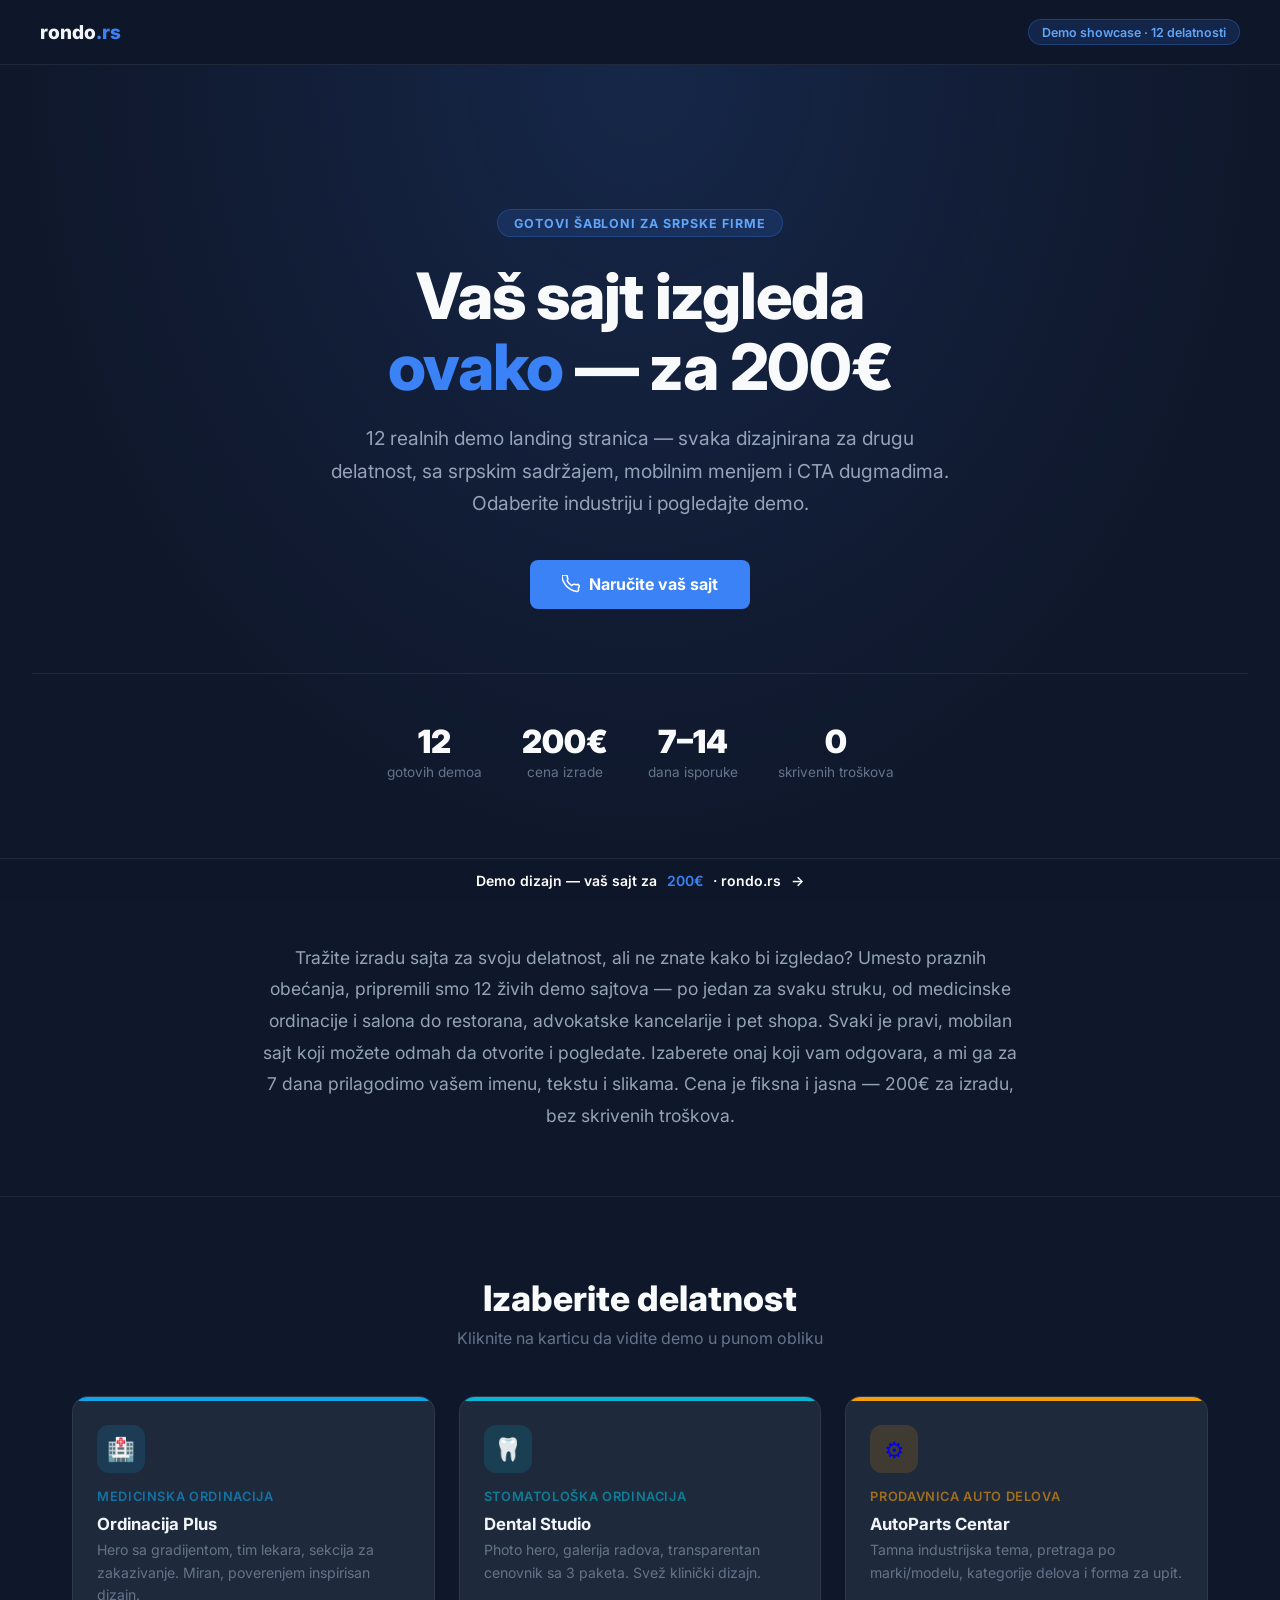
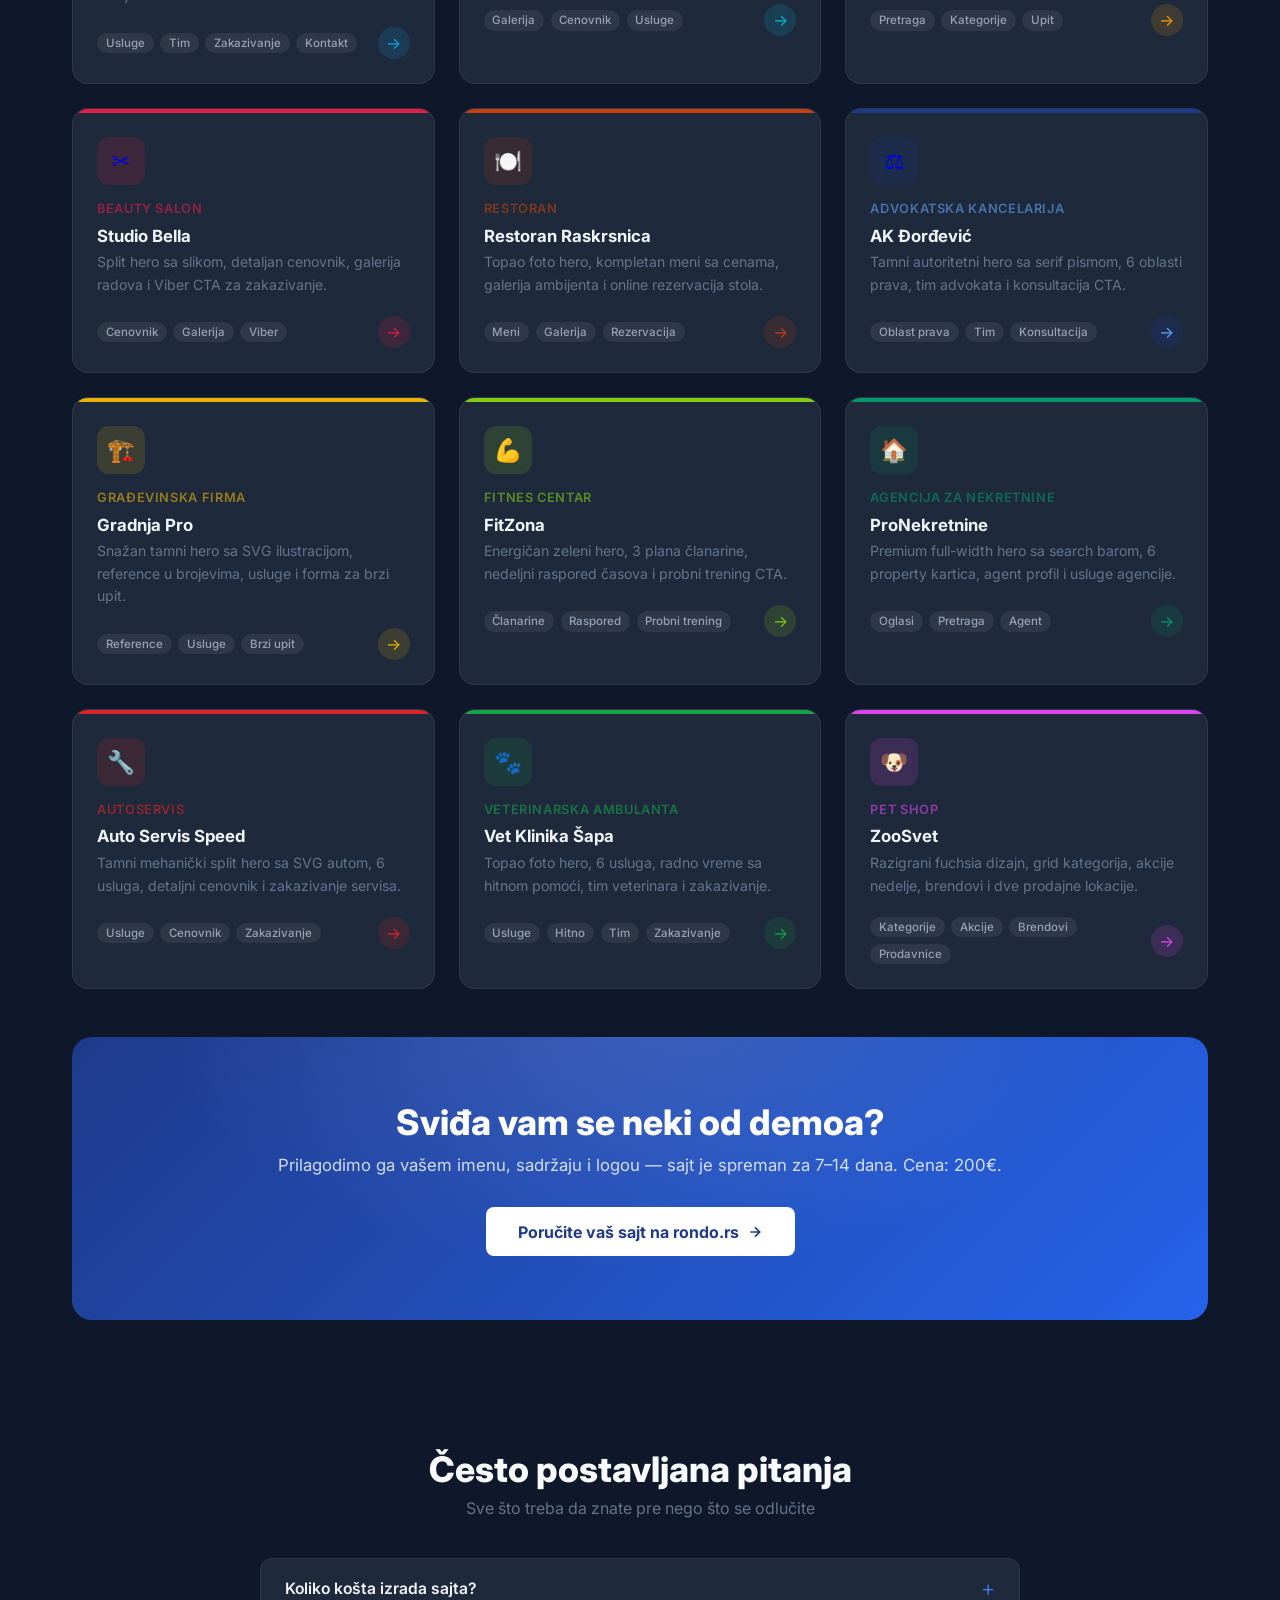
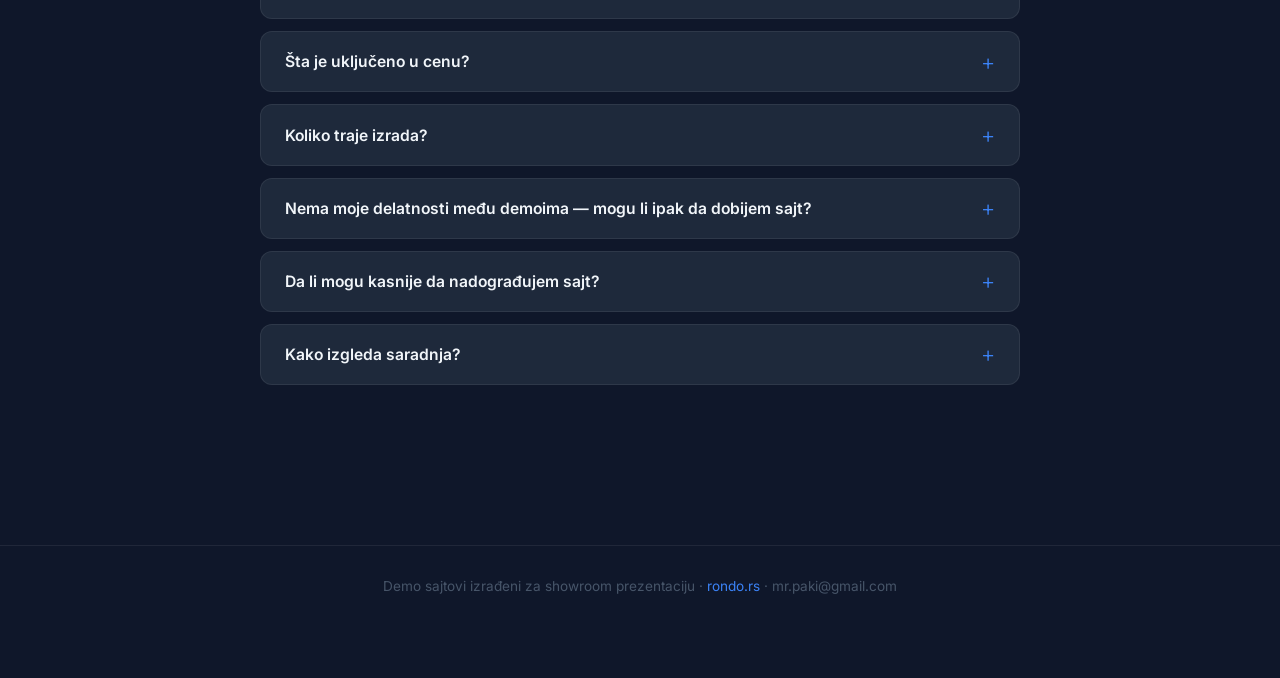
<file: index.html>
<!DOCTYPE html>
<html lang="sr">
<head>
  <meta charset="UTF-8">
  <meta name="viewport" content="width=device-width, initial-scale=1.0">
  <title>Izrada sajta po delatnosti — demo primeri od 200€ | Rondo</title>
  <meta name="description" content="Pogledajte 12 gotovih demo sajtova po delatnosti — ordinacije, saloni, restorani, advokati i još. Vaš sajt za 7 dana, već od 200€. Izaberite dizajn.">
  <link rel="preconnect" href="https://fonts.googleapis.com">
  <link rel="preconnect" href="https://fonts.gstatic.com" crossorigin>
  <link href="https://fonts.googleapis.com/css2?family=Inter:wght@400;500;600;700;800&display=swap" rel="stylesheet">
  <style>
    *, *::before, *::after { box-sizing: border-box; margin: 0; padding: 0; }
    html { scroll-behavior: smooth; }
    body {
      font-family: 'Inter', system-ui, sans-serif;
      background: #0f172a;
      color: #f1f5f9;
      -webkit-font-smoothing: antialiased;
      padding-bottom: 52px;
    }

    /* NAV */
    .nav {
      position: sticky; top: 0; z-index: 100;
      background: rgba(15,23,42,0.96); backdrop-filter: blur(10px);
      border-bottom: 1px solid rgba(255,255,255,0.08);
      padding: 0 clamp(1rem, 4vw, 2rem);
    }
    .nav-inner {
      max-width: 1200px; margin: 0 auto;
      display: flex; align-items: center;
      justify-content: space-between; height: 64px;
    }
    .nav-logo {
      font-weight: 800; font-size: 1.2rem;
      color: #f1f5f9; text-decoration: none;
    }
    .nav-logo span { color: #3b82f6; }
    .nav-badge {
      background: rgba(59,130,246,0.15); color: #60a5fa;
      border: 1px solid rgba(59,130,246,0.3);
      font-size: 0.78rem; font-weight: 600;
      padding: 0.3rem 0.8rem; border-radius: 999px;
    }

    /* HERO */
    .hero {
      padding: clamp(5rem, 12vw, 9rem) clamp(1rem, 4vw, 2rem) clamp(4rem, 8vw, 6rem);
      text-align: center;
      background: radial-gradient(ellipse at 50% 0%, rgba(59,130,246,0.15) 0%, transparent 70%);
      border-bottom: 1px solid rgba(255,255,255,0.06);
    }
    .hero-label {
      display: inline-block;
      background: rgba(59,130,246,0.15); color: #60a5fa;
      border: 1px solid rgba(59,130,246,0.25);
      font-size: 0.78rem; font-weight: 700; letter-spacing: 0.08em;
      text-transform: uppercase; padding: 0.35rem 1rem;
      border-radius: 999px; margin-bottom: 1.5rem;
    }
    .hero h1 {
      font-size: clamp(2.2rem, 6vw, 4rem);
      font-weight: 800; line-height: 1.1;
      color: #f8fafc; margin-bottom: 1.25rem;
      letter-spacing: -0.02em;
    }
    .hero h1 em { font-style: normal; color: #3b82f6; }
    .hero p {
      font-size: clamp(1rem, 2vw, 1.2rem);
      color: #94a3b8; max-width: 620px; margin: 0 auto 2.5rem;
      line-height: 1.7;
    }
    .hero-cta {
      display: inline-flex; align-items: center; gap: 0.6rem;
      background: #3b82f6; color: #fff;
      padding: 0.9rem 2rem; border-radius: 8px;
      text-decoration: none; font-weight: 700; font-size: 1rem;
      transition: filter 0.2s, transform 0.2s;
    }
    .hero-cta:hover { filter: brightness(1.1); transform: translateY(-1px); }
    .hero-stats {
      display: flex; justify-content: center; flex-wrap: wrap; gap: 2.5rem;
      margin-top: 4rem; padding-top: 3rem;
      border-top: 1px solid rgba(255,255,255,0.08);
    }
    .hero-stat strong { display: block; font-size: 2rem; font-weight: 900; color: #f8fafc; }
    .hero-stat span { font-size: 0.85rem; color: #64748b; }

    /* GRID */
    .container {
      max-width: 1200px; margin: 0 auto;
      padding: 0 clamp(1rem, 4vw, 2rem);
    }
    .section {
      padding: clamp(3rem, 8vw, 5rem) 0;
    }
    .section-title {
      text-align: center; margin-bottom: 3rem;
    }
    .section-title h2 {
      font-size: clamp(1.6rem, 3vw, 2.2rem);
      font-weight: 800; color: #f8fafc; margin-bottom: 0.6rem;
    }
    .section-title p { color: #64748b; font-size: 1rem; }

    /* DEMO CARDS */
    .demos-grid {
      display: grid;
      grid-template-columns: repeat(auto-fill, minmax(300px, 1fr));
      gap: 1.5rem;
    }
    .demo-card {
      background: #1e293b;
      border: 1px solid rgba(255,255,255,0.07);
      border-radius: 16px; overflow: hidden;
      transition: transform 0.2s, box-shadow 0.2s, border-color 0.2s;
      text-decoration: none; display: block;
      position: relative;
    }
    .demo-card:hover {
      transform: translateY(-4px);
      box-shadow: 0 16px 40px rgba(0,0,0,0.4);
    }
    .demo-card:focus-visible {
      outline: 3px solid #3b82f6; outline-offset: 3px;
    }
    .demo-card-accent {
      height: 4px;
    }
    .demo-card-body {
      padding: 1.5rem;
    }
    .demo-card-icon {
      width: 48px; height: 48px; border-radius: 12px;
      display: flex; align-items: center; justify-content: center;
      margin-bottom: 1rem; font-size: 1.4rem;
    }
    .demo-card h3 {
      font-size: 1.05rem; font-weight: 700;
      color: #f1f5f9; margin-bottom: 0.35rem;
    }
    .demo-card-sub {
      font-size: 0.8rem; font-weight: 600;
      text-transform: uppercase; letter-spacing: 0.05em;
      opacity: 0.6; margin-bottom: 0.6rem;
    }
    .demo-card p {
      font-size: 0.88rem; color: #64748b; line-height: 1.6; margin-bottom: 1.25rem;
    }
    .demo-card-footer {
      display: flex; align-items: center; justify-content: space-between;
    }
    .demo-card-sections {
      display: flex; flex-wrap: wrap; gap: 0.4rem;
    }
    .chip {
      font-size: 0.72rem; font-weight: 500;
      padding: 0.2rem 0.55rem; border-radius: 999px;
      background: rgba(255,255,255,0.07); color: #94a3b8;
    }
    .demo-card-arrow {
      width: 32px; height: 32px; border-radius: 50%;
      display: flex; align-items: center; justify-content: center;
      font-size: 1rem; flex-shrink: 0;
      transition: transform 0.2s;
    }
    .demo-card:hover .demo-card-arrow { transform: translateX(4px); }

    /* CTA BOTTOM */
    .cta-bottom {
      background: linear-gradient(135deg, #1e3a8a 0%, #2563eb 100%);
      border-radius: 20px; padding: clamp(2rem, 5vw, 4rem);
      text-align: center; position: relative; overflow: hidden;
      margin: 3rem 0;
    }
    .cta-bottom::before {
      content: ''; position: absolute; inset: 0;
      background: radial-gradient(ellipse at 50% -10%, rgba(255,255,255,0.12) 0%, transparent 60%);
    }
    .cta-bottom-inner { position: relative; z-index: 1; }
    .cta-bottom h2 { font-size: clamp(1.6rem, 3vw, 2.2rem); font-weight: 800; color: #fff; margin-bottom: 0.75rem; }
    .cta-bottom p { color: rgba(255,255,255,0.8); margin-bottom: 2rem; font-size: 1.05rem; }
    .cta-bottom a {
      display: inline-flex; align-items: center; gap: 0.5rem;
      background: #fff; color: #1e3a8a;
      padding: 0.9rem 2rem; border-radius: 8px;
      text-decoration: none; font-weight: 700; font-size: 1rem;
      transition: filter 0.2s, transform 0.2s;
    }
    .cta-bottom a:hover { filter: brightness(0.96); transform: translateY(-1px); }

    /* FOOTER */
    .footer {
      border-top: 1px solid rgba(255,255,255,0.07);
      padding: 2rem clamp(1rem, 4vw, 2rem);
      text-align: center; color: #475569; font-size: 0.85rem;
    }
    .footer a { color: #3b82f6; text-decoration: none; }

    /* DEMO BAR */
    .demo-bar {
      position: fixed; bottom: 0; left: 0; right: 0;
      z-index: 9999;
      background: rgba(15,23,42,0.95);
      backdrop-filter: blur(8px);
      border-top: 1px solid rgba(255,255,255,0.08);
      padding: 0.65rem 1rem; text-align: center;
    }
    .demo-bar a {
      color: #fff; text-decoration: none;
      font-size: 0.875rem; font-weight: 600;
      display: inline-flex; align-items: center; gap: 0.6rem;
    }
    .demo-bar a:hover { text-decoration: underline; }
    .demo-bar a::after { content: '→'; }
    .demo-bar .hi { color: #3b82f6; }

    /* INTRO */
    .intro {
      padding: clamp(2.5rem, 6vw, 4rem) clamp(1rem, 4vw, 2rem);
      border-bottom: 1px solid rgba(255,255,255,0.06);
    }
    .intro-inner {
      max-width: 760px; margin: 0 auto;
      text-align: center;
    }
    .intro-inner p {
      font-size: clamp(0.98rem, 1.8vw, 1.1rem);
      color: #94a3b8; line-height: 1.8;
    }

    /* FAQ */
    .faq { padding: clamp(3rem, 8vw, 5rem) 0; }
    .faq-title {
      text-align: center; margin-bottom: 2.5rem;
    }
    .faq-title h2 {
      font-size: clamp(1.6rem, 3vw, 2.2rem);
      font-weight: 800; color: #f8fafc; margin-bottom: 0.5rem;
    }
    .faq-title p { color: #64748b; font-size: 1rem; }
    .faq-list { max-width: 760px; margin: 0 auto; display: flex; flex-direction: column; gap: 0.75rem; }
    details.faq-item {
      background: #1e293b;
      border: 1px solid rgba(255,255,255,0.07);
      border-radius: 12px; overflow: hidden;
    }
    details.faq-item[open] { border-color: rgba(59,130,246,0.3); }
    details.faq-item summary {
      list-style: none; cursor: pointer;
      padding: 1.15rem 1.5rem;
      font-weight: 600; font-size: 0.98rem; color: #f1f5f9;
      display: flex; align-items: center; justify-content: space-between; gap: 1rem;
      user-select: none;
    }
    details.faq-item summary::-webkit-details-marker { display: none; }
    details.faq-item summary::after {
      content: '+'; font-size: 1.4rem; font-weight: 300;
      color: #3b82f6; flex-shrink: 0; line-height: 1;
      transition: transform 0.2s;
    }
    details.faq-item[open] summary::after { content: '−'; }
    details.faq-item .faq-answer {
      padding: 0 1.5rem 1.25rem;
      font-size: 0.92rem; color: #94a3b8; line-height: 1.75;
      border-top: 1px solid rgba(255,255,255,0.06);
      padding-top: 1rem;
    }
  </style>
</head>
<body>

<!-- NAV -->
<header class="nav" role="banner">
  <div class="nav-inner">
    <a href="https://rondo.rs" class="nav-logo" target="_blank" rel="noopener">rondo<span>.rs</span></a>
    <span class="nav-badge">Demo showcase · 12 delatnosti</span>
  </div>
</header>

<!-- HERO -->
<section class="hero" aria-label="Uvod">
  <div class="hero-label">Gotovi šabloni za srpske firme</div>
  <h1>Vaš sajt izgleda<br><em>ovako</em> — za 200€</h1>
  <p>12 realnih demo landing stranica — svaka dizajnirana za drugu delatnost, sa srpskim sadržajem, mobilnim menijem i CTA dugmadima. Odaberite industriju i pogledajte demo.</p>
  <a href="https://rondo.rs/usluge/novo/" class="hero-cta" target="_blank" rel="noopener">
    <svg width="18" height="18" viewBox="0 0 24 24" fill="none" stroke="currentColor" stroke-width="2" aria-hidden="true"><path d="M22 16.92v3a2 2 0 01-2.18 2A19.79 19.79 0 0111.19 19 19.5 19.5 0 013.07 10.8 19.79 19.79 0 010 2.19 2 2 0 012 0h3a2 2 0 012 1.72 12.84 12.84 0 00.7 2.81 2 2 0 01-.45 2.11L6.91 7.91a16 16 0 006.18 6.18l1.27-1.27a2 2 0 012.11-.45 12.84 12.84 0 002.81.7A2 2 0 0122 16.92z"/></svg>
    Naručite vaš sajt
  </a>
  <div class="hero-stats">
    <div class="hero-stat"><strong>12</strong><span>gotovih demoa</span></div>
    <div class="hero-stat"><strong>200€</strong><span>cena izrade</span></div>
    <div class="hero-stat"><strong>7–14</strong><span>dana isporuke</span></div>
    <div class="hero-stat"><strong>0</strong><span>skrivenih troškova</span></div>
  </div>
</section>

<!-- INTRO -->
<section class="intro" aria-label="Uvod">
  <div class="intro-inner">
    <p>Tražite izradu sajta za svoju delatnost, ali ne znate kako bi izgledao? Umesto praznih obećanja, pripremili smo 12 živih demo sajtova — po jedan za svaku struku, od medicinske ordinacije i salona do restorana, advokatske kancelarije i pet shopa. Svaki je pravi, mobilan sajt koji možete odmah da otvorite i pogledate. Izaberete onaj koji vam odgovara, a mi ga za 7 dana prilagodimo vašem imenu, tekstu i slikama. Cena je fiksna i jasna — 200€ za izradu, bez skrivenih troškova.</p>
  </div>
</section>

<!-- DEMOS -->
<main>
  <section class="section" aria-labelledby="demos-h2">
    <div class="container">
      <div class="section-title">
        <h2 id="demos-h2">Izaberite delatnost</h2>
        <p>Kliknite na karticu da vidite demo u punom obliku</p>
      </div>
      <div class="demos-grid">

        <!-- 1. MEDICINSKA -->
        <a href="medicinska/" class="demo-card" aria-label="Demo: Medicinska ordinacija">
          <div class="demo-card-accent" style="background:#0ea5e9;"></div>
          <div class="demo-card-body">
            <div class="demo-card-icon" style="background:rgba(14,165,233,0.15);">🏥</div>
            <div class="demo-card-sub" style="color:#0ea5e9;">Medicinska ordinacija</div>
            <h3>Ordinacija Plus</h3>
            <p>Hero sa gradijentom, tim lekara, sekcija za zakazivanje. Miran, poverenjem inspirisan dizajn.</p>
            <div class="demo-card-footer">
              <div class="demo-card-sections">
                <span class="chip">Usluge</span>
                <span class="chip">Tim</span>
                <span class="chip">Zakazivanje</span>
                <span class="chip">Kontakt</span>
              </div>
              <div class="demo-card-arrow" style="background:rgba(14,165,233,0.15);color:#0ea5e9;">→</div>
            </div>
          </div>
        </a>

        <!-- 2. STOMATOLOSKA -->
        <a href="stomatoloska/" class="demo-card" aria-label="Demo: Stomatološka ordinacija">
          <div class="demo-card-accent" style="background:#06b6d4;"></div>
          <div class="demo-card-body">
            <div class="demo-card-icon" style="background:rgba(6,182,212,0.15);">🦷</div>
            <div class="demo-card-sub" style="color:#06b6d4;">Stomatološka ordinacija</div>
            <h3>Dental Studio</h3>
            <p>Photo hero, galerija radova, transparentan cenovnik sa 3 paketa. Svež klinički dizajn.</p>
            <div class="demo-card-footer">
              <div class="demo-card-sections">
                <span class="chip">Galerija</span>
                <span class="chip">Cenovnik</span>
                <span class="chip">Usluge</span>
              </div>
              <div class="demo-card-arrow" style="background:rgba(6,182,212,0.15);color:#06b6d4;">→</div>
            </div>
          </div>
        </a>

        <!-- 3. AUTO-DELOVI -->
        <a href="auto-delovi/" class="demo-card" aria-label="Demo: Prodavnica auto delova">
          <div class="demo-card-accent" style="background:#f59e0b;"></div>
          <div class="demo-card-body">
            <div class="demo-card-icon" style="background:rgba(245,158,11,0.15);">⚙️</div>
            <div class="demo-card-sub" style="color:#f59e0b;">Prodavnica auto delova</div>
            <h3>AutoParts Centar</h3>
            <p>Tamna industrijska tema, pretraga po marki/modelu, kategorije delova i forma za upit.</p>
            <div class="demo-card-footer">
              <div class="demo-card-sections">
                <span class="chip">Pretraga</span>
                <span class="chip">Kategorije</span>
                <span class="chip">Upit</span>
              </div>
              <div class="demo-card-arrow" style="background:rgba(245,158,11,0.15);color:#f59e0b;">→</div>
            </div>
          </div>
        </a>

        <!-- 4. SALON -->
        <a href="salon/" class="demo-card" aria-label="Demo: Frizerski salon i beauty studio">
          <div class="demo-card-accent" style="background:#e11d48;"></div>
          <div class="demo-card-body">
            <div class="demo-card-icon" style="background:rgba(225,29,72,0.15);">✂️</div>
            <div class="demo-card-sub" style="color:#e11d48;">Beauty salon</div>
            <h3>Studio Bella</h3>
            <p>Split hero sa slikom, detaljan cenovnik, galerija radova i Viber CTA za zakazivanje.</p>
            <div class="demo-card-footer">
              <div class="demo-card-sections">
                <span class="chip">Cenovnik</span>
                <span class="chip">Galerija</span>
                <span class="chip">Viber</span>
              </div>
              <div class="demo-card-arrow" style="background:rgba(225,29,72,0.15);color:#e11d48;">→</div>
            </div>
          </div>
        </a>

        <!-- 5. RESTORAN -->
        <a href="restoran/" class="demo-card" aria-label="Demo: Restoran">
          <div class="demo-card-accent" style="background:#c2410c;"></div>
          <div class="demo-card-body">
            <div class="demo-card-icon" style="background:rgba(194,65,12,0.15);">🍽️</div>
            <div class="demo-card-sub" style="color:#c2410c;">Restoran</div>
            <h3>Restoran Raskrsnica</h3>
            <p>Topao foto hero, kompletan meni sa cenama, galerija ambijenta i online rezervacija stola.</p>
            <div class="demo-card-footer">
              <div class="demo-card-sections">
                <span class="chip">Meni</span>
                <span class="chip">Galerija</span>
                <span class="chip">Rezervacija</span>
              </div>
              <div class="demo-card-arrow" style="background:rgba(194,65,12,0.15);color:#c2410c;">→</div>
            </div>
          </div>
        </a>

        <!-- 6. ADVOKAT -->
        <a href="advokat/" class="demo-card" aria-label="Demo: Advokatska kancelarija">
          <div class="demo-card-accent" style="background:#1e3a8a;"></div>
          <div class="demo-card-body">
            <div class="demo-card-icon" style="background:rgba(30,58,138,0.2);">⚖️</div>
            <div class="demo-card-sub" style="color:#60a5fa;">Advokatska kancelarija</div>
            <h3>AK Đorđević</h3>
            <p>Tamni autoritetni hero sa serif pismom, 6 oblasti prava, tim advokata i konsultacija CTA.</p>
            <div class="demo-card-footer">
              <div class="demo-card-sections">
                <span class="chip">Oblast prava</span>
                <span class="chip">Tim</span>
                <span class="chip">Konsultacija</span>
              </div>
              <div class="demo-card-arrow" style="background:rgba(30,58,138,0.25);color:#60a5fa;">→</div>
            </div>
          </div>
        </a>

        <!-- 7. GRADJEVINA -->
        <a href="gradjevina/" class="demo-card" aria-label="Demo: Građevinska firma">
          <div class="demo-card-accent" style="background:#eab308;"></div>
          <div class="demo-card-body">
            <div class="demo-card-icon" style="background:rgba(234,179,8,0.15);">🏗️</div>
            <div class="demo-card-sub" style="color:#eab308;">Građevinska firma</div>
            <h3>Gradnja Pro</h3>
            <p>Snažan tamni hero sa SVG ilustracijom, reference u brojevima, usluge i forma za brzi upit.</p>
            <div class="demo-card-footer">
              <div class="demo-card-sections">
                <span class="chip">Reference</span>
                <span class="chip">Usluge</span>
                <span class="chip">Brzi upit</span>
              </div>
              <div class="demo-card-arrow" style="background:rgba(234,179,8,0.15);color:#eab308;">→</div>
            </div>
          </div>
        </a>

        <!-- 8. FITNES -->
        <a href="fitnes/" class="demo-card" aria-label="Demo: Fitnes centar">
          <div class="demo-card-accent" style="background:#84cc16;"></div>
          <div class="demo-card-body">
            <div class="demo-card-icon" style="background:rgba(132,204,22,0.15);">💪</div>
            <div class="demo-card-sub" style="color:#84cc16;">Fitnes centar</div>
            <h3>FitZona</h3>
            <p>Energičan zeleni hero, 3 plana članarine, nedeljni raspored časova i probni trening CTA.</p>
            <div class="demo-card-footer">
              <div class="demo-card-sections">
                <span class="chip">Članarine</span>
                <span class="chip">Raspored</span>
                <span class="chip">Probni trening</span>
              </div>
              <div class="demo-card-arrow" style="background:rgba(132,204,22,0.15);color:#84cc16;">→</div>
            </div>
          </div>
        </a>

        <!-- 9. NEKRETNINE -->
        <a href="nekretnine/" class="demo-card" aria-label="Demo: Agencija za nekretnine">
          <div class="demo-card-accent" style="background:#059669;"></div>
          <div class="demo-card-body">
            <div class="demo-card-icon" style="background:rgba(5,150,105,0.15);">🏠</div>
            <div class="demo-card-sub" style="color:#059669;">Agencija za nekretnine</div>
            <h3>ProNekretnine</h3>
            <p>Premium full-width hero sa search barom, 6 property kartica, agent profil i usluge agencije.</p>
            <div class="demo-card-footer">
              <div class="demo-card-sections">
                <span class="chip">Oglasi</span>
                <span class="chip">Pretraga</span>
                <span class="chip">Agent</span>
              </div>
              <div class="demo-card-arrow" style="background:rgba(5,150,105,0.15);color:#059669;">→</div>
            </div>
          </div>
        </a>

        <!-- 10. AUTOSERVIS -->
        <a href="autoservis/" class="demo-card" aria-label="Demo: Autoservis">
          <div class="demo-card-accent" style="background:#dc2626;"></div>
          <div class="demo-card-body">
            <div class="demo-card-icon" style="background:rgba(220,38,38,0.15);">🔧</div>
            <div class="demo-card-sub" style="color:#dc2626;">Autoservis</div>
            <h3>Auto Servis Speed</h3>
            <p>Tamni mehanički split hero sa SVG autom, 6 usluga, detaljni cenovnik i zakazivanje servisa.</p>
            <div class="demo-card-footer">
              <div class="demo-card-sections">
                <span class="chip">Usluge</span>
                <span class="chip">Cenovnik</span>
                <span class="chip">Zakazivanje</span>
              </div>
              <div class="demo-card-arrow" style="background:rgba(220,38,38,0.15);color:#dc2626;">→</div>
            </div>
          </div>
        </a>

        <!-- 11. VETERINAR -->
        <a href="veterinar/" class="demo-card" aria-label="Demo: Veterinarska ambulanta">
          <div class="demo-card-accent" style="background:#16a34a;"></div>
          <div class="demo-card-body">
            <div class="demo-card-icon" style="background:rgba(22,163,74,0.15);">🐾</div>
            <div class="demo-card-sub" style="color:#16a34a;">Veterinarska ambulanta</div>
            <h3>Vet Klinika Šapa</h3>
            <p>Topao foto hero, 6 usluga, radno vreme sa hitnom pomoći, tim veterinara i zakazivanje.</p>
            <div class="demo-card-footer">
              <div class="demo-card-sections">
                <span class="chip">Usluge</span>
                <span class="chip">Hitno</span>
                <span class="chip">Tim</span>
                <span class="chip">Zakazivanje</span>
              </div>
              <div class="demo-card-arrow" style="background:rgba(22,163,74,0.15);color:#16a34a;">→</div>
            </div>
          </div>
        </a>

        <!-- 12. PET-SHOP -->
        <a href="pet-shop/" class="demo-card" aria-label="Demo: Prodavnica kućnih ljubimaca">
          <div class="demo-card-accent" style="background:#d946ef;"></div>
          <div class="demo-card-body">
            <div class="demo-card-icon" style="background:rgba(217,70,239,0.15);">🐶</div>
            <div class="demo-card-sub" style="color:#d946ef;">Pet shop</div>
            <h3>ZooSvet</h3>
            <p>Razigrani fuchsia dizajn, grid kategorija, akcije nedelje, brendovi i dve prodajne lokacije.</p>
            <div class="demo-card-footer">
              <div class="demo-card-sections">
                <span class="chip">Kategorije</span>
                <span class="chip">Akcije</span>
                <span class="chip">Brendovi</span>
                <span class="chip">Prodavnice</span>
              </div>
              <div class="demo-card-arrow" style="background:rgba(217,70,239,0.15);color:#d946ef;">→</div>
            </div>
          </div>
        </a>

      </div>

      <!-- CTA -->
      <div class="cta-bottom">
        <div class="cta-bottom-inner">
          <h2>Sviđa vam se neki od demoa?</h2>
          <p>Prilagodimo ga vašem imenu, sadržaju i logou — sajt je spreman za 7–14 dana. Cena: 200€.</p>
          <a href="https://rondo.rs/usluge/novo/" target="_blank" rel="noopener">
            Poručite vaš sajt na rondo.rs
            <svg width="16" height="16" viewBox="0 0 24 24" fill="none" stroke="currentColor" stroke-width="2.5" aria-hidden="true"><path d="M5 12h14M12 5l7 7-7 7"/></svg>
          </a>
        </div>
      </div>

    </div>

      <!-- FAQ -->
      <section class="faq" aria-labelledby="faq-h2">
        <div class="faq-title">
          <h2 id="faq-h2">Često postavljana pitanja</h2>
          <p>Sve što treba da znate pre nego što se odlučite</p>
        </div>
        <div class="faq-list">

          <details class="faq-item">
            <summary>Koliko košta izrada sajta?</summary>
            <div class="faq-answer">Izrada landing sajta po jednom od demo dizajna košta 200€ jednokratno. Ako želite redovno održavanje — ažuriranja, bekap i sigurnost — dodajemo 25€ mesečno. Cena je fiksna i unapred poznata, bez naknadnih iznenađenja.</div>
          </details>

          <details class="faq-item">
            <summary>Šta je uključeno u cenu?</summary>
            <div class="faq-answer">Prilagođavanje izabranog dizajna vašem brendu, vaš tekst i slike, mobilna verzija, osnovni SEO, kontakt forma i dugmad za poziv/Viber/WhatsApp. Domen i hosting se plaćaju posebno, ali vam pomažemo oko postavljanja.</div>
          </details>

          <details class="faq-item">
            <summary>Koliko traje izrada?</summary>
            <div class="faq-answer">Od 7 do 14 dana od trenutka kada dobijemo vaš sadržaj (tekst, logo, slike). Pošto dizajn već postoji, najveći deo vremena ide na prilagođavanje, ne na crtanje od nule.</div>
          </details>

          <details class="faq-item">
            <summary>Nema moje delatnosti među demoima — mogu li ipak da dobijem sajt?</summary>
            <div class="faq-answer">Naravno. Demoi su primeri pristupa, a ne jedini izbor. Javite nam čime se bavite i predložićemo najbliži dizajn koji prilagođavamo vašim potrebama.</div>
          </details>

          <details class="faq-item">
            <summary>Da li mogu kasnije da nadograđujem sajt?</summary>
            <div class="faq-answer">Da. Sajt se pravi tako da se lako proširuje — nove stranice, blog, online prodaja ili zakazivanje mogu da se dodaju kada vam zatreba.</div>
          </details>

          <details class="faq-item">
            <summary>Kako izgleda saradnja?</summary>
            <div class="faq-answer">Izaberete demo, javite se preko WhatsApp-a ili mejla, pošaljete nam osnovne podatke, i mi vam za 7 dana isporučimo sajt spreman za objavu.</div>
          </details>

        </div>
      </section>

    </div>
  </section>
</main>

<footer class="footer" role="contentinfo">
  <div>
    Demo sajtovi izrađeni za showroom prezentaciju ·
    <a href="https://rondo.rs" target="_blank" rel="noopener">rondo.rs</a>
    · mr.paki@gmail.com
  </div>
</footer>

<!-- DEMO BAR -->
<div class="demo-bar" role="complementary" aria-label="Demo informacija">
  <a href="https://rondo.rs/usluge/novo/" target="_blank" rel="noopener">
    Demo dizajn — vaš sajt za <span class="hi">200€</span> · rondo.rs
  </a>
</div>

</body>
</html>
</file>
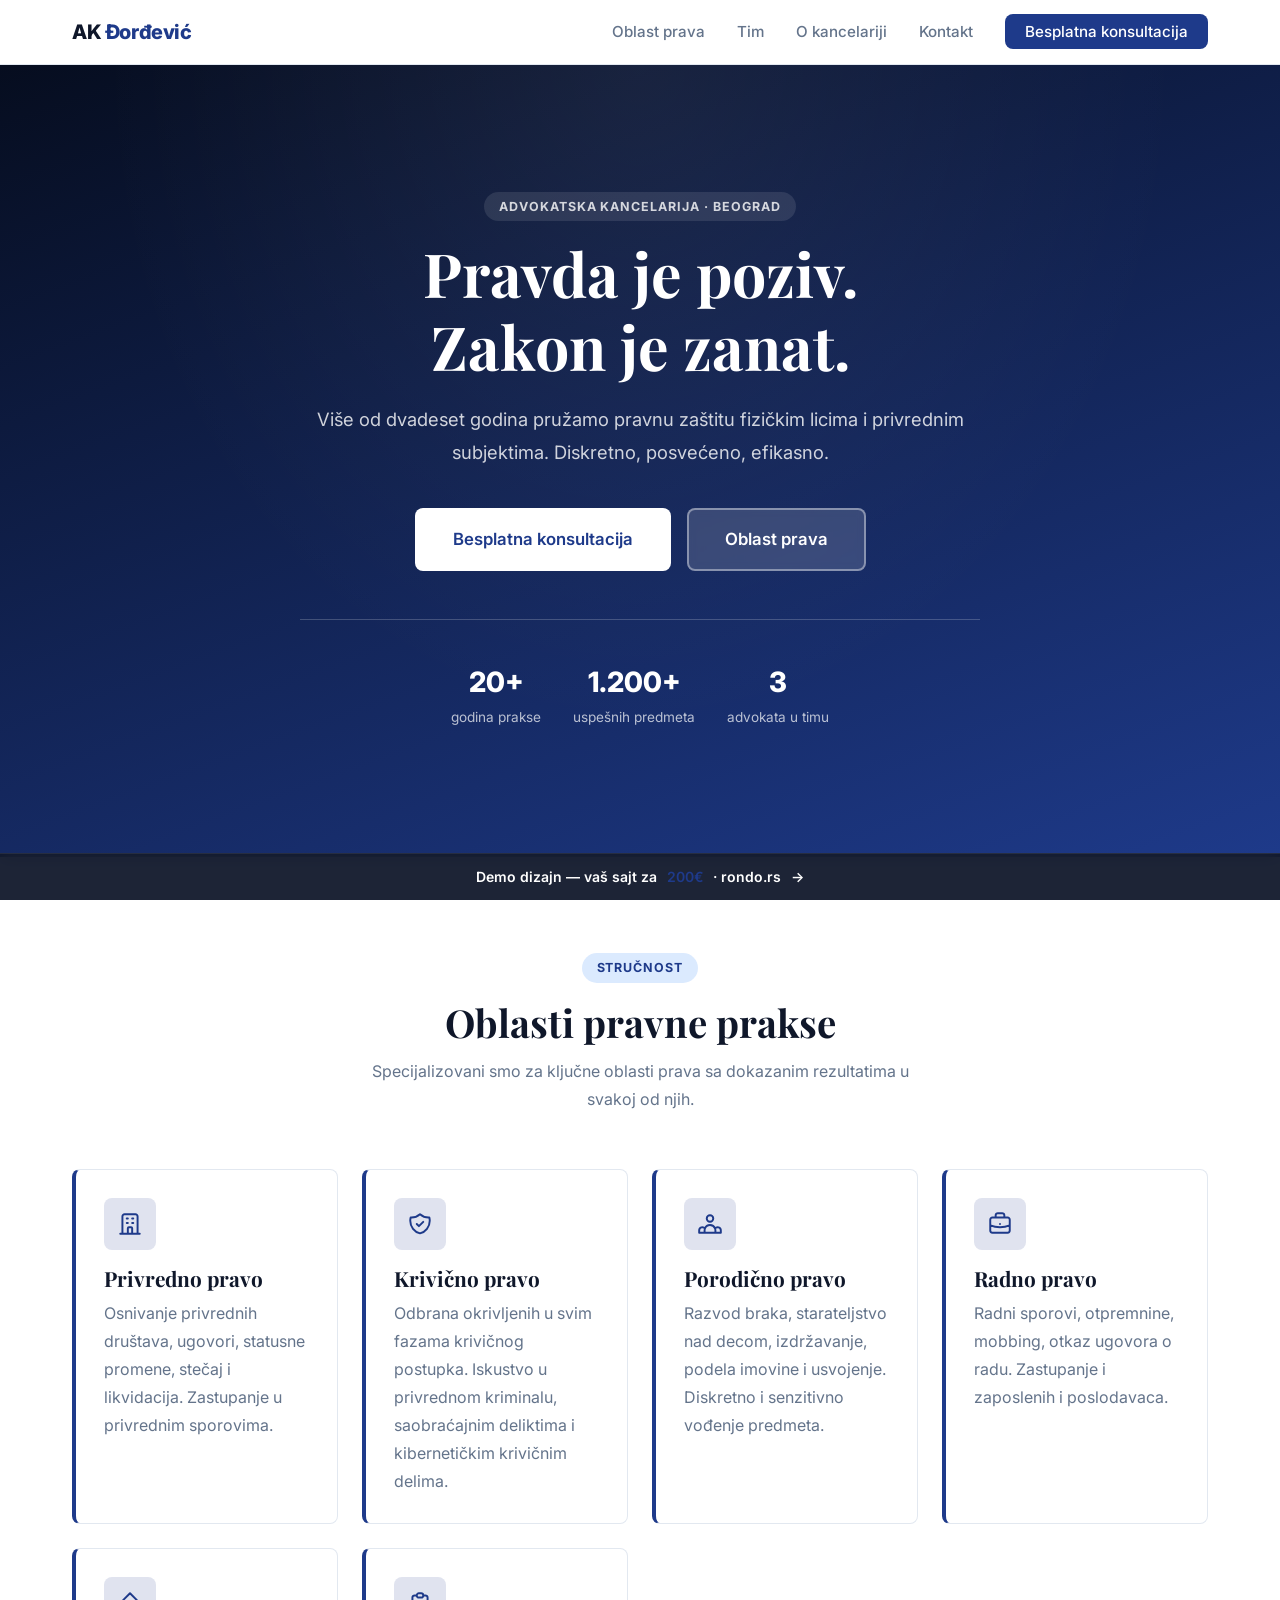
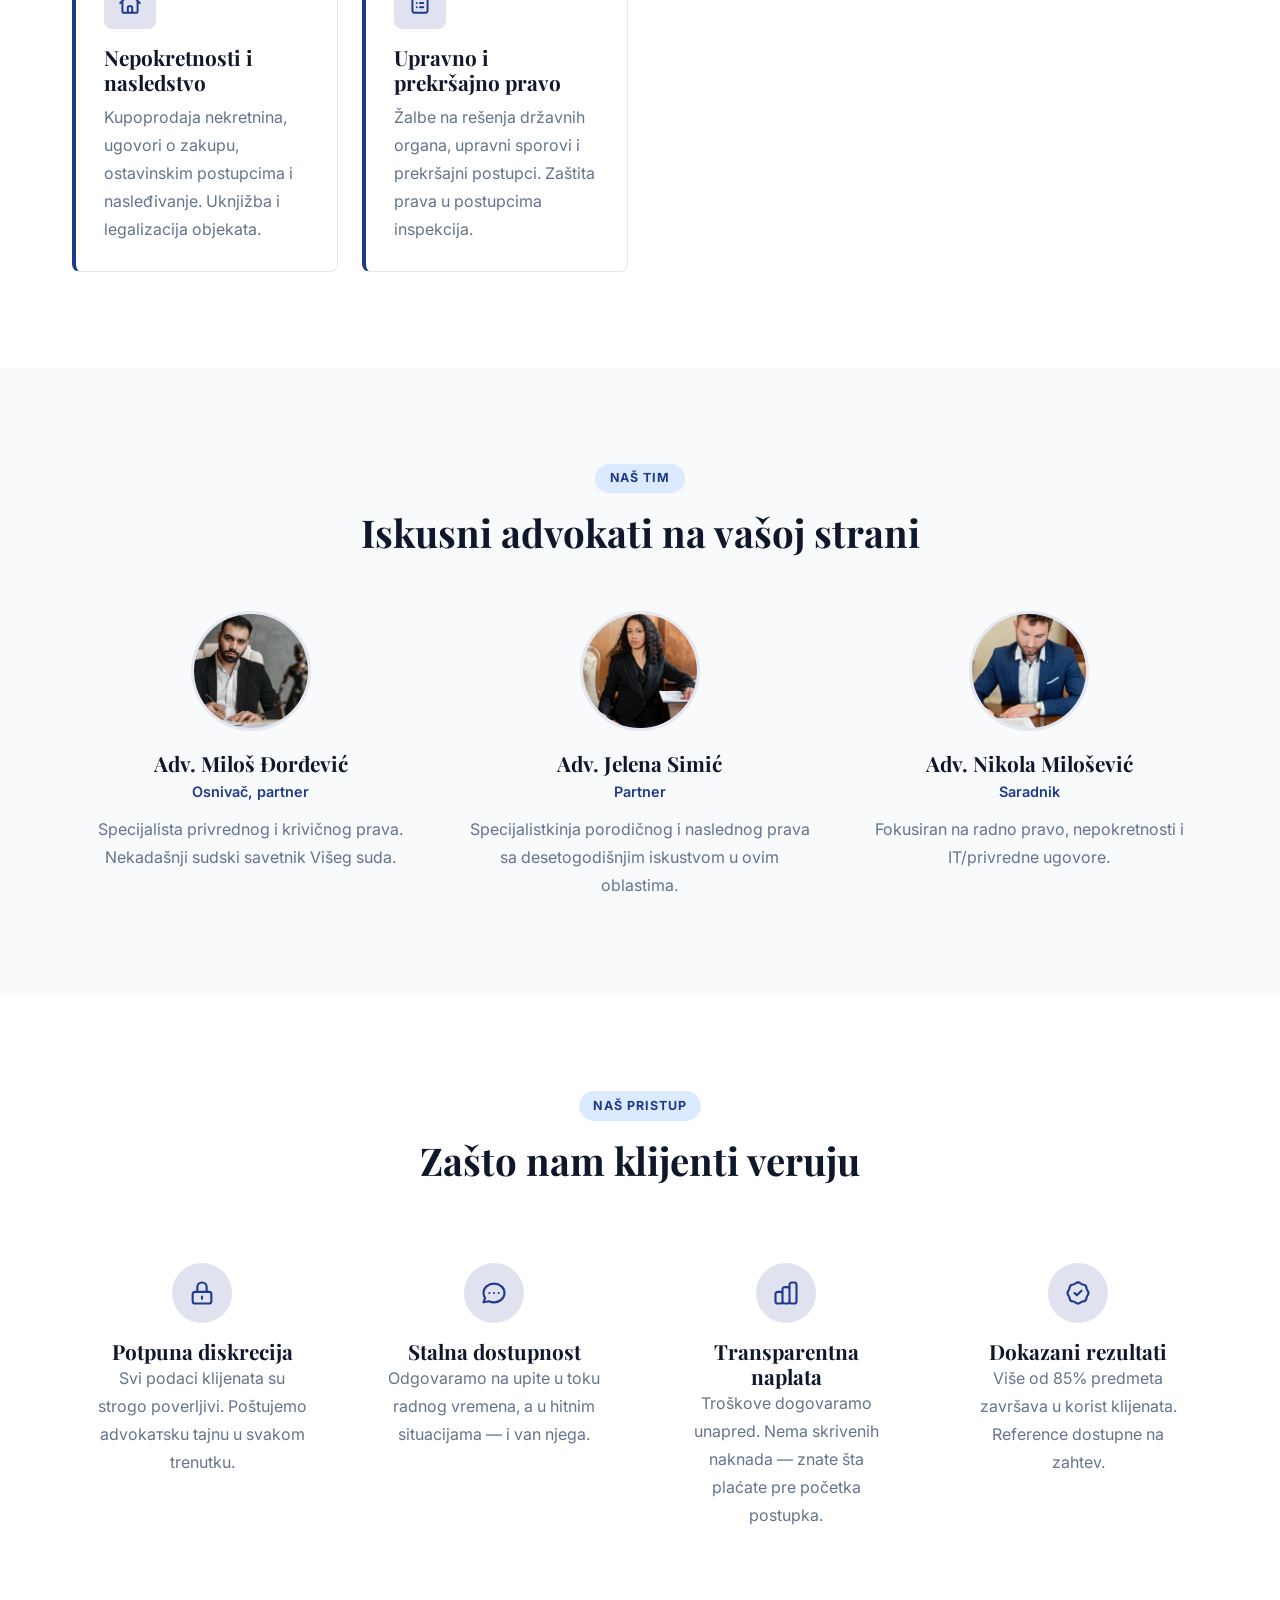
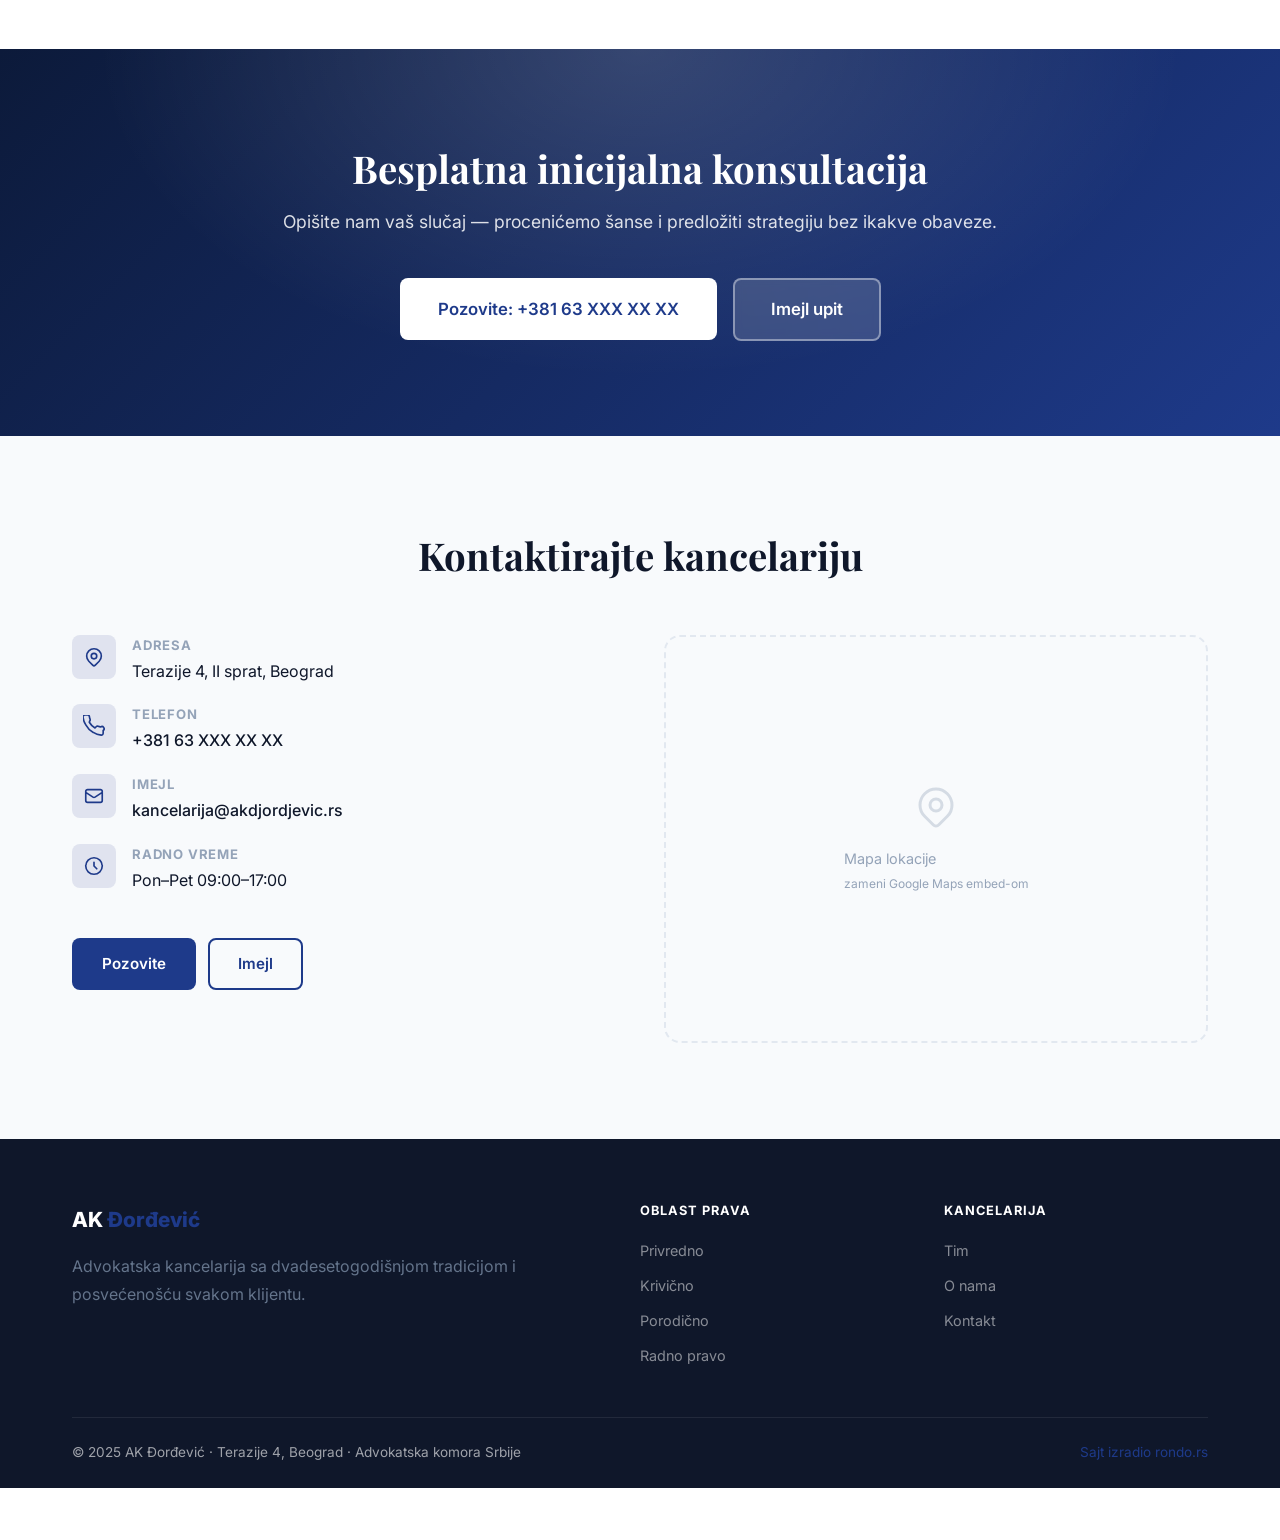
<file: advokat/index.html>
<!DOCTYPE html>
<html lang="sr">
<head>
  <meta charset="UTF-8">
  <meta name="viewport" content="width=device-width, initial-scale=1.0">
  <title>Advokatska kancelarija Đorđević — Demo dizajn | rondo.rs</title>
  <meta name="description" content="Demo sajt za advokatsku kancelariju. Privredno, krivično, porodično i radno pravo.">
  <link rel="preconnect" href="https://fonts.googleapis.com">
  <link rel="preconnect" href="https://fonts.gstatic.com" crossorigin>
  <link href="https://fonts.googleapis.com/css2?family=Inter:wght@400;500;600;700;800&family=Playfair+Display:wght@400;700&display=swap" rel="stylesheet">
  <link rel="stylesheet" href="../assets/base.css">
  <link rel="stylesheet" href="theme.css">
</head>
<body>

<!-- NAV -->
<header class="nav" role="banner">
  <div class="container nav-inner">
    <a href="#" class="nav-logo">AK<span> Đorđević</span></a>
    <ul class="nav-links" id="nav-links" role="list">
      <li><a href="#oblasti">Oblast prava</a></li>
      <li><a href="#tim">Tim</a></li>
      <li><a href="#prednosti">O kancelariji</a></li>
      <li><a href="#kontakt">Kontakt</a></li>
      <li><a href="#kontakt" class="nav-cta">Besplatna konsultacija</a></li>
    </ul>
    <button class="nav-toggle" id="nav-toggle" aria-label="Otvori meni" aria-expanded="false" aria-controls="nav-links">
      <span class="hamburger" aria-hidden="true"><span></span><span></span><span></span></span>
    </button>
  </div>
</header>

<!-- HERO: dark centered serif -->
<section class="hero-dark-centered" aria-label="Naslovna">
  <div class="hero-dark-centered-content">
    <span class="section-label" style="background:rgba(255,255,255,0.1);color:rgba(255,255,255,0.8);">Advokatska kancelarija · Beograd</span>
    <h1>Pravda je poziv.<br>Zakon je zanat.</h1>
    <p class="lead">Više od dvadeset godina pružamo pravnu zaštitu fizičkim licima i privrednim subjektima. Diskretno, posvećeno, efikasno.</p>
    <div class="hero-btns">
      <a href="#kontakt" class="btn btn-white btn-lg">Besplatna konsultacija</a>
      <a href="#oblasti" class="btn btn-ghost btn-lg">Oblast prava</a>
    </div>
    <div class="hero-badges">
      <div class="hero-badge"><strong>20+</strong><span>godina prakse</span></div>
      <div class="hero-badge"><strong>1.200+</strong><span>uspešnih predmeta</span></div>
      <div class="hero-badge"><strong>3</strong><span>advokata u timu</span></div>
    </div>
  </div>
</section>

<!-- OBLASTI PRAVA -->
<section class="section" id="oblasti" aria-labelledby="oblasti-h2">
  <div class="container">
    <div class="section-title reveal">
      <span class="section-label">Stručnost</span>
      <h2 id="oblasti-h2">Oblasti pravne prakse</h2>
      <p>Specijalizovani smo za ključne oblasti prava sa dokazanim rezultatima u svakoj od njih.</p>
    </div>
    <div class="legal-grid">
      <div class="legal-card reveal">
        <div class="card-icon" aria-hidden="true" style="margin-bottom:1rem;">
          <svg viewBox="0 0 24 24"><path d="M19 21V5a2 2 0 00-2-2H7a2 2 0 00-2 2v16m14 0h2m-2 0h-5m-9 0H3m2 0h5M9 7h1m-1 4h1m4-4h1m-1 4h1m-5 10v-5a1 1 0 011-1h2a1 1 0 011 1v5m-4 0h4"/></svg>
        </div>
        <h3>Privredno pravo</h3>
        <p>Osnivanje privrednih društava, ugovori, statusne promene, stečaj i likvidacija. Zastupanje u privrednim sporovima.</p>
      </div>
      <div class="legal-card reveal">
        <div class="card-icon" aria-hidden="true" style="margin-bottom:1rem;">
          <svg viewBox="0 0 24 24"><path d="M9 12l2 2 4-4m5.618-4.016A11.955 11.955 0 0112 2.944a11.955 11.955 0 01-8.618 3.04A12.02 12.02 0 003 9c0 5.591 3.824 10.29 9 11.622 5.176-1.332 9-6.03 9-11.622 0-1.042-.133-2.052-.382-3.016z"/></svg>
        </div>
        <h3>Krivično pravo</h3>
        <p>Odbrana okrivljenih u svim fazama krivičnog postupka. Iskustvo u privrednom kriminalu, saobraćajnim deliktima i kibernetičkim krivičnim delima.</p>
      </div>
      <div class="legal-card reveal">
        <div class="card-icon" aria-hidden="true" style="margin-bottom:1rem;">
          <svg viewBox="0 0 24 24"><path d="M17 20h5v-2a3 3 0 00-5.356-1.857M17 20H7m10 0v-2c0-.656-.126-1.283-.356-1.857M7 20H2v-2a3 3 0 015.356-1.857M7 20v-2c0-.656.126-1.283.356-1.857m0 0a5.002 5.002 0 019.288 0M15 7a3 3 0 11-6 0 3 3 0 016 0z"/></svg>
        </div>
        <h3>Porodično pravo</h3>
        <p>Razvod braka, starateljstvo nad decom, izdržavanje, podela imovine i usvojenje. Diskretno i senzitivno vođenje predmeta.</p>
      </div>
      <div class="legal-card reveal">
        <div class="card-icon" aria-hidden="true" style="margin-bottom:1rem;">
          <svg viewBox="0 0 24 24"><path d="M21 13.255A23.931 23.931 0 0112 15c-3.183 0-6.22-.62-9-1.745M16 6V4a2 2 0 00-2-2h-4a2 2 0 00-2 2v2m4 6h.01M5 20h14a2 2 0 002-2V8a2 2 0 00-2-2H5a2 2 0 00-2 2v10a2 2 0 002 2z"/></svg>
        </div>
        <h3>Radno pravo</h3>
        <p>Radni sporovi, otpremnine, mobbing, otkaz ugovora o radu. Zastupanje i zaposlenih i poslodavaca.</p>
      </div>
      <div class="legal-card reveal">
        <div class="card-icon" aria-hidden="true" style="margin-bottom:1rem;">
          <svg viewBox="0 0 24 24"><path d="M3 12l2-2m0 0l7-7 7 7M5 10v10a1 1 0 001 1h3m10-11l2 2m-2-2v10a1 1 0 01-1 1h-3m-6 0a1 1 0 001-1v-4a1 1 0 011-1h2a1 1 0 011 1v4a1 1 0 001 1m-6 0h6"/></svg>
        </div>
        <h3>Nepokretnosti i nasledstvo</h3>
        <p>Kupoprodaja nekretnina, ugovori o zakupu, ostavinskim postupcima i nasleđivanje. Uknjižba i legalizacija objekata.</p>
      </div>
      <div class="legal-card reveal">
        <div class="card-icon" aria-hidden="true" style="margin-bottom:1rem;">
          <svg viewBox="0 0 24 24"><path d="M9 5H7a2 2 0 00-2 2v12a2 2 0 002 2h10a2 2 0 002-2V7a2 2 0 00-2-2h-2M9 5a2 2 0 002 2h2a2 2 0 002-2M9 5a2 2 0 012-2h2a2 2 0 012 2m-3 7h3m-3 4h3m-6-4h.01M9 16h.01"/></svg>
        </div>
        <h3>Upravno i prekršajno pravo</h3>
        <p>Žalbe na rešenja državnih organa, upravni sporovi i prekršajni postupci. Zaštita prava u postupcima inspekcija.</p>
      </div>
    </div>
  </div>
</section>

<!-- TIM -->
<section class="section section--alt" id="tim" aria-labelledby="tim-h2">
  <div class="container">
    <div class="section-title reveal">
      <span class="section-label">Naš tim</span>
      <h2 id="tim-h2">Iskusni advokati na vašoj strani</h2>
    </div>
    <div class="team-grid">
      <div class="team-card reveal">
        <!-- zameni pravom fotografijom -->
        <div class="team-avatar"><img src="img/g1.jpg" alt="Advokat Đorđević" loading="lazy" decoding="async" width="480" height="480"></div>
        <h3>Adv. Miloš Đorđević</h3>
        <span class="team-role">Osnivač, partner</span>
        <p>Specijalista privrednog i krivičnog prava. Nekadašnji sudski savetnik Višeg suda.</p>
      </div>
      <div class="team-card reveal">
        <!-- zameni pravom fotografijom -->
        <div class="team-avatar"><img src="img/g2.jpg" alt="Advokat Simić" loading="lazy" decoding="async" width="480" height="480"></div>
        <h3>Adv. Jelena Simić</h3>
        <span class="team-role">Partner</span>
        <p>Specijalistkinja porodičnog i naslednog prava sa desetogodišnjim iskustvom u ovim oblastima.</p>
      </div>
      <div class="team-card reveal">
        <!-- zameni pravom fotografijom -->
        <div class="team-avatar"><img src="img/g3.jpg" alt="Advokat Milošević" loading="lazy" decoding="async" width="480" height="480"></div>
        <h3>Adv. Nikola Milošević</h3>
        <span class="team-role">Saradnik</span>
        <p>Fokusiran na radno pravo, nepokretnosti i IT/privredne ugovore.</p>
      </div>
    </div>
  </div>
</section>

<!-- PREDNOSTI -->
<section class="section" id="prednosti" aria-labelledby="pred-h2">
  <div class="container">
    <div class="section-title reveal">
      <span class="section-label">Naš pristup</span>
      <h2 id="pred-h2">Zašto nam klijenti veruju</h2>
    </div>
    <div class="why-grid">
      <div class="why-item reveal">
        <div class="why-icon" aria-hidden="true"><svg viewBox="0 0 24 24"><path d="M12 15v2m-6 4h12a2 2 0 002-2v-6a2 2 0 00-2-2H6a2 2 0 00-2 2v6a2 2 0 002 2zm10-10V7a4 4 0 00-8 0v4h8z"/></svg></div>
        <h3>Potpuna diskrecija</h3>
        <p>Svi podaci klijenata su strogo poverljivi. Poštujemo advokатsku tajnu u svakom trenutku.</p>
      </div>
      <div class="why-item reveal">
        <div class="why-icon" aria-hidden="true"><svg viewBox="0 0 24 24"><path d="M8 12h.01M12 12h.01M16 12h.01M21 12c0 4.418-4.03 8-9 8a9.863 9.863 0 01-4.255-.949L3 20l1.395-3.72C3.512 15.042 3 13.574 3 12c0-4.418 4.03-8 9-8s9 3.582 9 8z"/></svg></div>
        <h3>Stalna dostupnost</h3>
        <p>Odgovaramo na upite u toku radnog vremena, a u hitnim situacijama — i van njega.</p>
      </div>
      <div class="why-item reveal">
        <div class="why-icon" aria-hidden="true"><svg viewBox="0 0 24 24"><path d="M9 19v-6a2 2 0 00-2-2H5a2 2 0 00-2 2v6a2 2 0 002 2h2a2 2 0 002-2zm0 0V9a2 2 0 012-2h2a2 2 0 012 2v10m-6 0a2 2 0 002 2h2a2 2 0 002-2m0 0V5a2 2 0 012-2h2a2 2 0 012 2v14a2 2 0 01-2 2h-2a2 2 0 01-2-2z"/></svg></div>
        <h3>Transparentna naplata</h3>
        <p>Troškove dogovaramo unapred. Nema skrivenih naknada — znate šta plaćate pre početka postupka.</p>
      </div>
      <div class="why-item reveal">
        <div class="why-icon" aria-hidden="true"><svg viewBox="0 0 24 24"><path d="M9 12l2 2 4-4M7.835 4.697a3.42 3.42 0 001.946-.806 3.42 3.42 0 014.438 0 3.42 3.42 0 001.946.806 3.42 3.42 0 013.138 3.138 3.42 3.42 0 00.806 1.946 3.42 3.42 0 010 4.438 3.42 3.42 0 00-.806 1.946 3.42 3.42 0 01-3.138 3.138 3.42 3.42 0 00-1.946.806 3.42 3.42 0 01-4.438 0 3.42 3.42 0 00-1.946-.806 3.42 3.42 0 01-3.138-3.138 3.42 3.42 0 00-.806-1.946 3.42 3.42 0 010-4.438 3.42 3.42 0 00.806-1.946 3.42 3.42 0 013.138-3.138z"/></svg></div>
        <h3>Dokazani rezultati</h3>
        <p>Više od 85% predmeta završava u korist klijenata. Reference dostupne na zahtev.</p>
      </div>
    </div>
  </div>
</section>

<!-- KONSULTACIJA CTA -->
<section class="cta-section" aria-labelledby="cta-h2" style="background:linear-gradient(135deg,#0c1a3a,#1e3a8a);">
  <div class="cta-section-inner">
    <h2 id="cta-h2" style="font-family:var(--font-serif);">Besplatna inicijalna konsultacija</h2>
    <p>Opišite nam vaš slučaj — procenićemo šanse i predložiti strategiju bez ikakve obaveze.</p>
    <div class="hero-btns">
      <a href="tel:+38163XXXXXXX" class="btn btn-white btn-lg">Pozovite: +381 63 XXX XX XX</a>
      <a href="mailto:kancelarija@akdjordjevic.rs" class="btn btn-ghost btn-lg">Imejl upit</a>
    </div>
  </div>
</section>

<!-- KONTAKT -->
<section class="section section--alt" id="kontakt" aria-labelledby="kontakt-h2">
  <div class="container">
    <div class="section-title reveal"><h2 id="kontakt-h2">Kontaktirajte kancelariju</h2></div>
    <div class="contact-grid">
      <div class="contact-info reveal">
        <div class="contact-item">
          <div class="contact-icon" aria-hidden="true"><svg viewBox="0 0 24 24"><path d="M17.657 16.657L13.414 20.9a2 2 0 01-2.827 0l-4.244-4.243a8 8 0 1111.314 0z"/><path d="M15 11a3 3 0 11-6 0 3 3 0 016 0z"/></svg></div>
          <div class="contact-item-text"><strong>Adresa</strong><span>Terazije 4, II sprat, Beograd</span></div>
        </div>
        <div class="contact-item">
          <div class="contact-icon" aria-hidden="true"><svg viewBox="0 0 24 24"><path d="M22 16.92v3a2 2 0 01-2.18 2A19.79 19.79 0 0111.19 19 19.5 19.5 0 013.07 10.8 19.79 19.79 0 010 2.19 2 2 0 012 0h3a2 2 0 012 1.72 12.84 12.84 0 00.7 2.81 2 2 0 01-.45 2.11L6.91 7.91a16 16 0 006.18 6.18l1.27-1.27a2 2 0 012.11-.45 12.84 12.84 0 002.81.7A2 2 0 0122 16.92z"/></svg></div>
          <div class="contact-item-text"><strong>Telefon</strong><a href="tel:+38163XXXXXXX">+381 63 XXX XX XX</a></div>
        </div>
        <div class="contact-item">
          <div class="contact-icon" aria-hidden="true"><svg viewBox="0 0 24 24"><path d="M3 8l7.89 5.26a2 2 0 002.22 0L21 8M5 19h14a2 2 0 002-2V7a2 2 0 00-2-2H5a2 2 0 00-2 2v10a2 2 0 002 2z"/></svg></div>
          <div class="contact-item-text"><strong>Imejl</strong><a href="mailto:kancelarija@akdjordjevic.rs">kancelarija@akdjordjevic.rs</a></div>
        </div>
        <div class="contact-item">
          <div class="contact-icon" aria-hidden="true"><svg viewBox="0 0 24 24"><path d="M12 8v4l3 3m6-3a9 9 0 11-18 0 9 9 0 0118 0z"/></svg></div>
          <div class="contact-item-text"><strong>Radno vreme</strong><span>Pon–Pet 09:00–17:00</span></div>
        </div>
        <div class="contact-btns">
          <a href="tel:+38163XXXXXXX" class="btn btn-primary">Pozovite</a>
          <a href="mailto:kancelarija@akdjordjevic.rs" class="btn btn-outline">Imejl</a>
        </div>
      </div>
      <!-- zameni pravom Google Maps embed-om -->
      <div class="map-placeholder reveal" role="img" aria-label="Mapa lokacije kancelarije">
        <svg viewBox="0 0 24 24" fill="none" stroke="currentColor" stroke-width="1.5" aria-hidden="true"><path d="M17.657 16.657L13.414 20.9a2 2 0 01-2.827 0l-4.244-4.243a8 8 0 1111.314 0z"/><path d="M15 11a3 3 0 11-6 0 3 3 0 016 0z"/></svg>
        <span>Mapa lokacije<br><small>zameni Google Maps embed-om</small></span>
      </div>
    </div>
  </div>
</section>

<footer class="footer" role="contentinfo">
  <div class="container">
    <div class="footer-grid">
      <div class="footer-brand">
        <a href="#" class="footer-logo">AK<span> Đorđević</span></a>
        <p>Advokatska kancelarija sa dvadesetogodišnjom tradicijom i posvećenošću svakom klijentu.</p>
      </div>
      <nav aria-label="Footer oblasti">
        <h4>Oblast prava</h4>
        <ul>
          <li><a href="#oblasti">Privredno</a></li>
          <li><a href="#oblasti">Krivično</a></li>
          <li><a href="#oblasti">Porodično</a></li>
          <li><a href="#oblasti">Radno pravo</a></li>
        </ul>
      </nav>
      <nav aria-label="Footer info">
        <h4>Kancelarija</h4>
        <ul>
          <li><a href="#tim">Tim</a></li>
          <li><a href="#prednosti">O nama</a></li>
          <li><a href="#kontakt">Kontakt</a></li>
        </ul>
      </nav>
    </div>
    <div class="footer-bottom">
      <span>© 2025 AK Đorđević · Terazije 4, Beograd · Advokatska komora Srbije</span>
      <a href="https://rondo.rs/usluge/novo/" target="_blank" rel="noopener">Sajt izradio rondo.rs</a>
    </div>
  </div>
</footer>

<div class="demo-bar" role="complementary" aria-label="Demo informacija">
  <a href="https://rondo.rs/usluge/novo/" target="_blank" rel="noopener">
    Demo dizajn — vaš sajt za <span class="demo-bar-hi">200€</span> · rondo.rs
  </a>
</div>

<script src="../assets/base.js" defer></script>
</body>
</html>
</file>
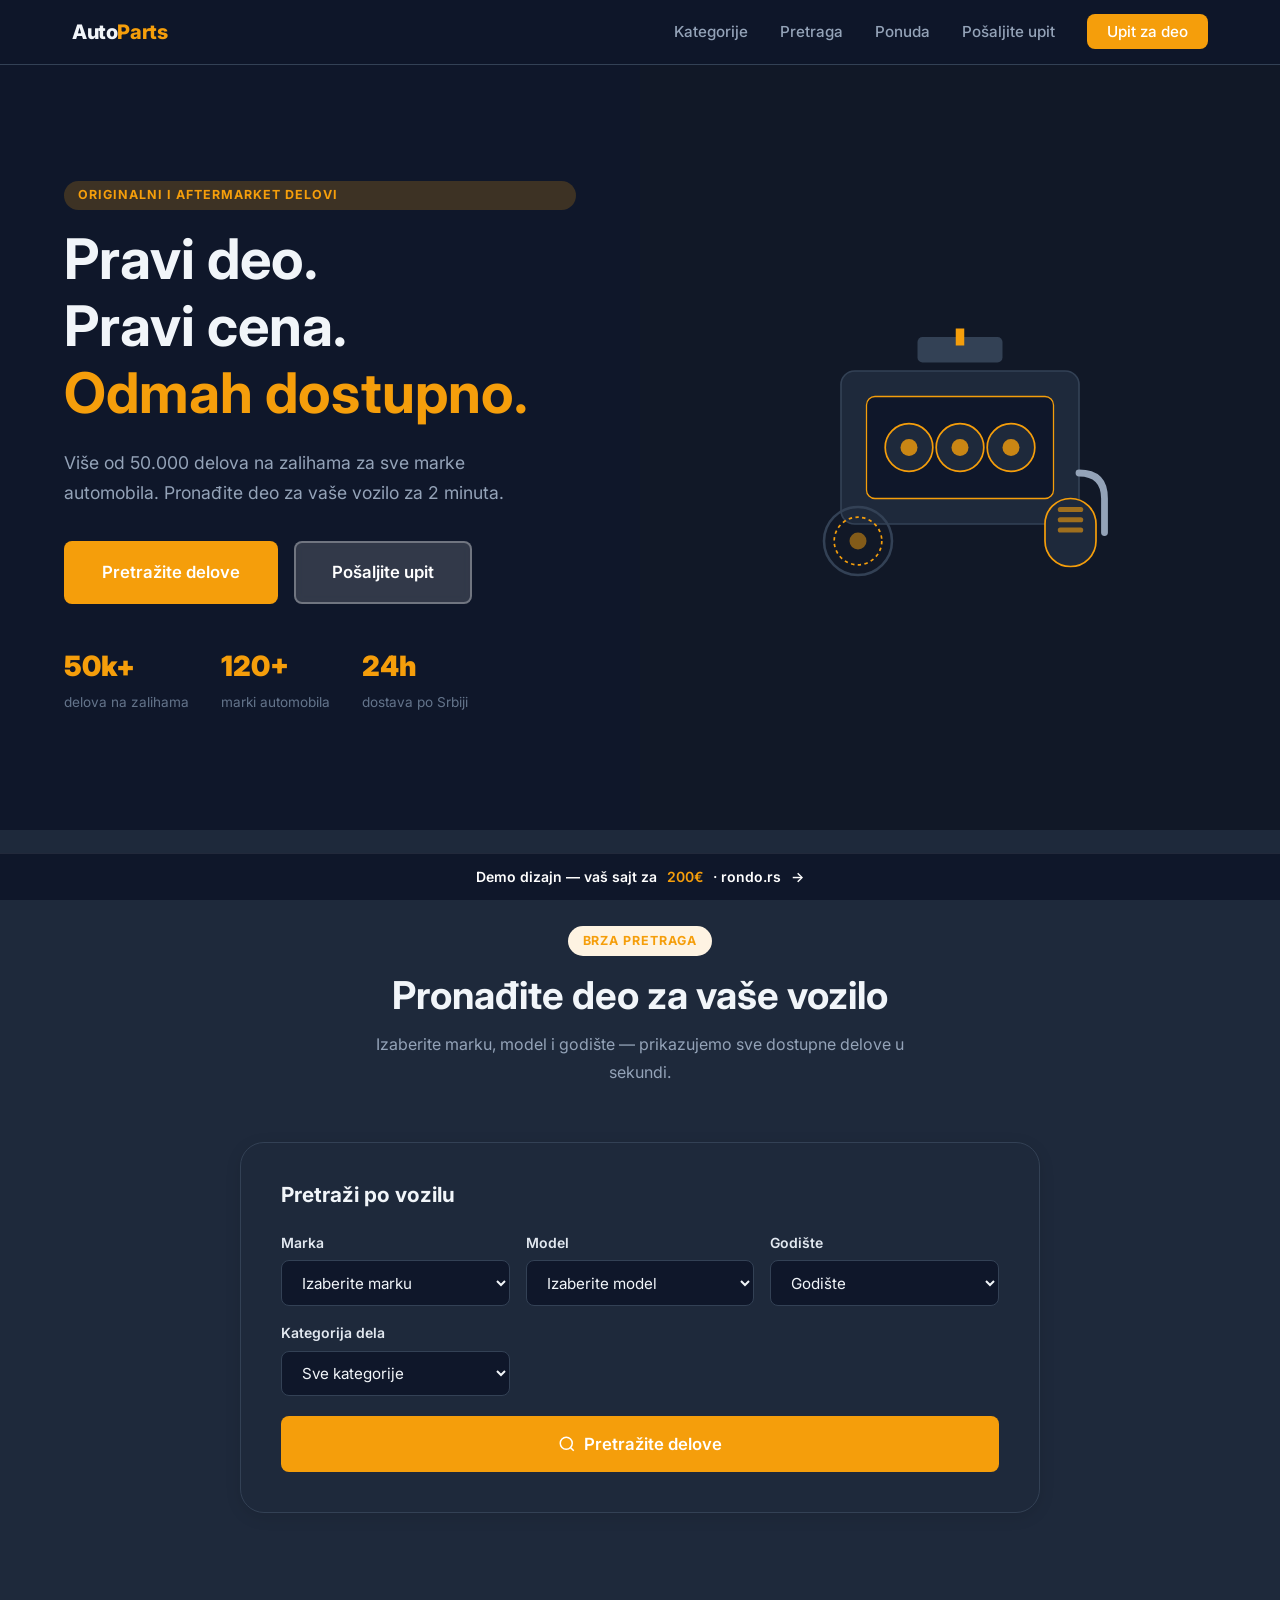
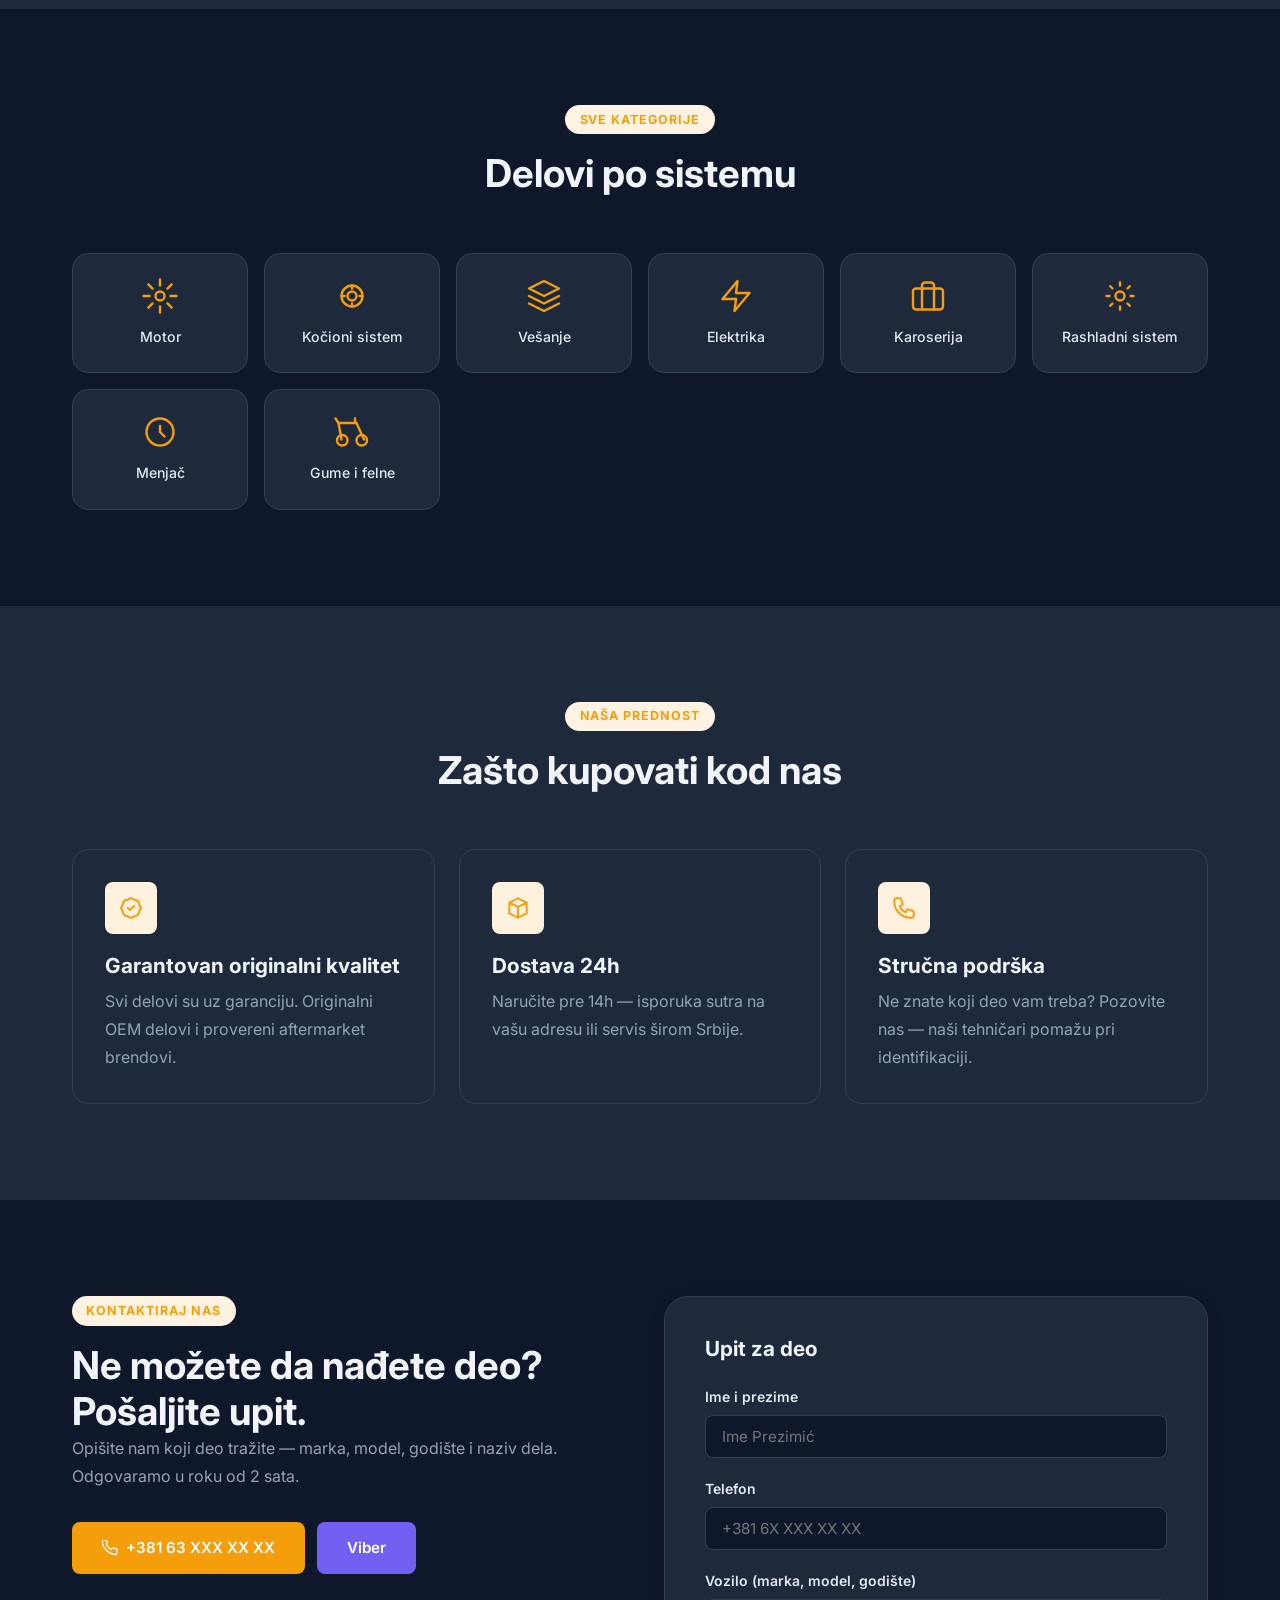
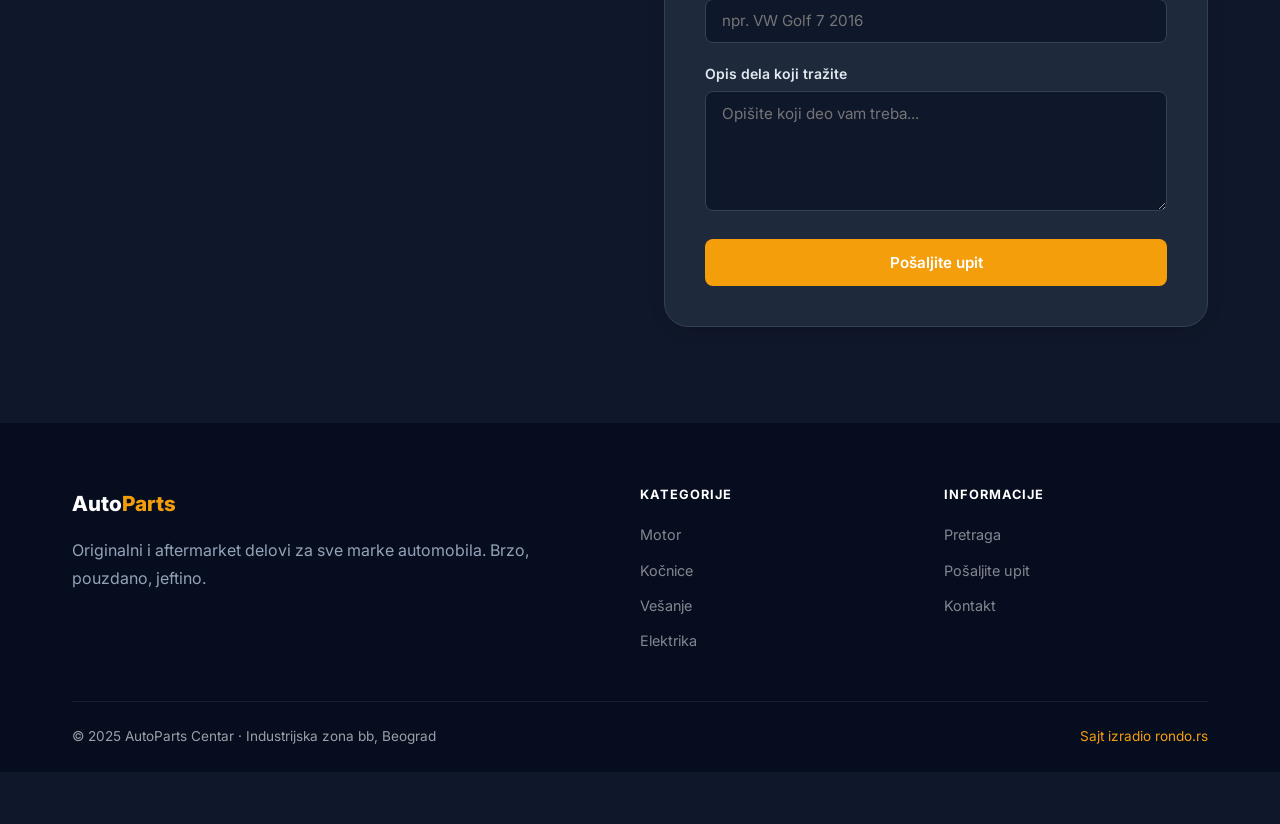
<file: auto-delovi/index.html>
<!DOCTYPE html>
<html lang="sr">
<head>
  <meta charset="UTF-8">
  <meta name="viewport" content="width=device-width, initial-scale=1.0">
  <title>AutoParts Centar — Demo dizajn | rondo.rs</title>
  <meta name="description" content="Demo sajt za prodavnicu auto delova. Originalni i aftermarket delovi za sve marke automobila.">
  <link rel="preconnect" href="https://fonts.googleapis.com">
  <link rel="preconnect" href="https://fonts.gstatic.com" crossorigin>
  <link href="https://fonts.googleapis.com/css2?family=Inter:wght@400;500;600;700;800&display=swap" rel="stylesheet">
  <link rel="stylesheet" href="../assets/base.css">
  <link rel="stylesheet" href="theme.css">
  <style>
    /* Dark theme override for this industry */
    body { background: #0f172a; color: #f1f5f9; }
    .section--light { background: #0f172a; }
    .section--alt { background: #1e293b; }
    h2, h3, h4 { color: #f1f5f9; }
    p { color: #94a3b8; }
    .service-card { background: #1e293b; border-color: #334155; }
    .service-card h3 { color: #f1f5f9; }
    .contact-icon { background: rgba(245,158,11,0.15); }
    .contact-item-text a { color: #e2e8f0; }
    .contact-item-text strong { color: #64748b; }
    .quick-form { background: #1e293b; border: 1px solid #334155; }
    .quick-form h3 { color: #f1f5f9; }
    .form-group label { color: #e2e8f0; }
    .form-group input, .form-group textarea, .form-group select {
      background: #0f172a; border-color: #334155; color: #f1f5f9;
    }
    .footer { background: #060d1f; }
  </style>
</head>
<body>

<!-- NAV -->
<header class="nav" role="banner">
  <div class="container nav-inner">
    <a href="#" class="nav-logo" style="color:#f1f5f9;">Auto<span>Parts</span></a>
    <ul class="nav-links" id="nav-links" role="list">
      <li><a href="#kategorije">Kategorije</a></li>
      <li><a href="#pretraga">Pretraga</a></li>
      <li><a href="#ponuda">Ponuda</a></li>
      <li><a href="#upit">Pošaljite upit</a></li>
      <li><a href="#upit" class="nav-cta">Upit za deo</a></li>
    </ul>
    <button class="nav-toggle" id="nav-toggle" aria-label="Otvori meni" aria-expanded="false" aria-controls="nav-links">
      <span class="hamburger" aria-hidden="true"><span></span><span></span><span></span></span>
    </button>
  </div>
</header>

<!-- HERO: dark split -->
<section class="hero-split hero-split-dark" aria-label="Naslovna">
  <div class="hero-split-text">
    <span class="section-label" style="background:rgba(245,158,11,0.2);color:#f59e0b;">Originalni i aftermarket delovi</span>
    <h1 style="color:#f1f5f9;">Pravi deo.<br>Pravi cena.<br><span style="color:#f59e0b;">Odmah dostupno.</span></h1>
    <p style="color:#94a3b8;font-size:1.1rem;">Više od 50.000 delova na zalihama za sve marke automobila. Pronađite deo za vaše vozilo za 2 minuta.</p>
    <div class="hero-btns" style="justify-content:flex-start;">
      <a href="#pretraga" class="btn btn-primary btn-lg">Pretražite delove</a>
      <a href="#upit" class="btn btn-ghost btn-lg" style="border-color:rgba(255,255,255,0.3);">Pošaljite upit</a>
    </div>
    <div style="display:flex;gap:2rem;margin-top:2.5rem;flex-wrap:wrap;">
      <div><strong style="display:block;font-size:1.75rem;font-weight:900;color:#f59e0b;">50k+</strong><span style="font-size:0.85rem;color:#64748b;">delova na zalihama</span></div>
      <div><strong style="display:block;font-size:1.75rem;font-weight:900;color:#f59e0b;">120+</strong><span style="font-size:0.85rem;color:#64748b;">marki automobila</span></div>
      <div><strong style="display:block;font-size:1.75rem;font-weight:900;color:#f59e0b;">24h</strong><span style="font-size:0.85rem;color:#64748b;">dostava po Srbiji</span></div>
    </div>
  </div>
  <div class="hero-split-visual" style="background:#111827;min-height:85vh;">
    <!-- Ilustracija auto delova -->
    <svg viewBox="0 0 400 340" fill="none" xmlns="http://www.w3.org/2000/svg" aria-hidden="true">
      <!-- Motor blok stilizovan -->
      <rect x="60" y="80" width="280" height="180" rx="16" fill="#1e293b" stroke="#334155" stroke-width="2"/>
      <rect x="90" y="110" width="220" height="120" rx="10" fill="#0f172a" stroke="#f59e0b" stroke-width="1.5"/>
      <!-- Cilindri -->
      <circle cx="140" cy="170" r="28" fill="#1e293b" stroke="#f59e0b" stroke-width="2"/>
      <circle cx="200" cy="170" r="28" fill="#1e293b" stroke="#f59e0b" stroke-width="2"/>
      <circle cx="260" cy="170" r="28" fill="#1e293b" stroke="#f59e0b" stroke-width="2"/>
      <!-- Vijci -->
      <circle cx="140" cy="170" r="10" fill="#f59e0b" opacity="0.8"/>
      <circle cx="200" cy="170" r="10" fill="#f59e0b" opacity="0.8"/>
      <circle cx="260" cy="170" r="10" fill="#f59e0b" opacity="0.8"/>
      <!-- Prikljucak -->
      <rect x="150" y="40" width="100" height="30" rx="6" fill="#334155"/>
      <rect x="195" y="30" width="10" height="20" fill="#f59e0b"/>
      <!-- Ispusna cev -->
      <path d="M 340 200 Q 370 200 370 230 L 370 270" stroke="#94a3b8" stroke-width="8" stroke-linecap="round" fill="none"/>
      <!-- Kocioni disk -->
      <circle cx="80" cy="280" r="40" fill="none" stroke="#334155" stroke-width="3"/>
      <circle cx="80" cy="280" r="28" fill="none" stroke="#f59e0b" stroke-width="2" stroke-dasharray="4 4"/>
      <circle cx="80" cy="280" r="10" fill="#f59e0b" opacity="0.5"/>
      <!-- Filter -->
      <rect x="300" y="230" width="60" height="80" rx="30" fill="#1e293b" stroke="#f59e0b" stroke-width="2"/>
      <rect x="315" y="240" width="30" height="6" rx="3" fill="#f59e0b" opacity="0.6"/>
      <rect x="315" y="252" width="30" height="6" rx="3" fill="#f59e0b" opacity="0.6"/>
      <rect x="315" y="264" width="30" height="6" rx="3" fill="#f59e0b" opacity="0.6"/>
    </svg>
  </div>
</section>

<!-- PRETRAGA PO MODELU -->
<section class="section section--alt" id="pretraga" aria-labelledby="pretraga-h2">
  <div class="container">
    <div class="section-title reveal">
      <span class="section-label">Brza pretraga</span>
      <h2 id="pretraga-h2">Pronađite deo za vaše vozilo</h2>
      <p>Izaberite marku, model i godište — prikazujemo sve dostupne delove u sekundi.</p>
    </div>
    <div class="quick-form" style="max-width:800px;margin:0 auto;" role="search">
      <h3>Pretraži po vozilu</h3>
      <div style="display:grid;grid-template-columns:repeat(auto-fit,minmax(180px,1fr));gap:1rem;margin-bottom:1.25rem;">
        <div class="form-group" style="margin-bottom:0;">
          <label for="marka">Marka</label>
          <select id="marka">
            <option value="">Izaberite marku</option>
            <option>Volkswagen</option><option>BMW</option><option>Mercedes</option>
            <option>Audi</option><option>Ford</option><option>Opel</option>
            <option>Peugeot</option><option>Renault</option><option>Fiat</option>
          </select>
        </div>
        <div class="form-group" style="margin-bottom:0;">
          <label for="model">Model</label>
          <select id="model"><option value="">Izaberite model</option></select>
        </div>
        <div class="form-group" style="margin-bottom:0;">
          <label for="godiste">Godište</label>
          <select id="godiste">
            <option value="">Godište</option>
            <option>2024</option><option>2023</option><option>2022</option>
            <option>2020</option><option>2018</option><option>2015</option>
            <option>2012</option><option>2010</option><option>2008</option>
          </select>
        </div>
        <div class="form-group" style="margin-bottom:0;">
          <label for="kategorija">Kategorija dela</label>
          <select id="kategorija">
            <option value="">Sve kategorije</option>
            <option>Motor</option><option>Kočioni sistem</option>
            <option>Vešanje</option><option>Elektrika</option>
            <option>Karoserija</option><option>Rashladni sistem</option>
          </select>
        </div>
      </div>
      <button class="btn btn-primary btn-lg" style="width:100%;justify-content:center;" type="button">
        <svg width="18" height="18" viewBox="0 0 24 24" fill="none" stroke="currentColor" stroke-width="2" aria-hidden="true"><circle cx="11" cy="11" r="8"/><path d="m21 21-4.35-4.35"/></svg>
        Pretražite delove
      </button>
    </div>
  </div>
</section>

<!-- KATEGORIJE -->
<section class="section" id="kategorije" aria-labelledby="kat-h2">
  <div class="container">
    <div class="section-title reveal">
      <span class="section-label">Sve kategorije</span>
      <h2 id="kat-h2">Delovi po sistemu</h2>
    </div>
    <div class="parts-grid">
      <a href="#ponuda" class="part-cat reveal">
        <svg viewBox="0 0 24 24"><circle cx="12" cy="12" r="3"/><path d="M12 1v4M12 19v4M4.22 4.22l2.83 2.83M16.95 16.95l2.83 2.83M1 12h4M19 12h4M4.22 19.78l2.83-2.83M16.95 7.05l2.83-2.83"/></svg>
        <span>Motor</span>
      </a>
      <a href="#ponuda" class="part-cat reveal">
        <svg viewBox="0 0 24 24"><circle cx="12" cy="12" r="7"/><circle cx="12" cy="12" r="3"/><path d="M12 5v2M12 17v2M5 12H7M17 12h2"/></svg>
        <span>Kočioni sistem</span>
      </a>
      <a href="#ponuda" class="part-cat reveal">
        <svg viewBox="0 0 24 24"><path d="M12 2L2 7l10 5 10-5-10-5zM2 17l10 5 10-5M2 12l10 5 10-5"/></svg>
        <span>Vešanje</span>
      </a>
      <a href="#ponuda" class="part-cat reveal">
        <svg viewBox="0 0 24 24"><path d="M13 2L3 14h9l-1 8 10-12h-9l1-8z"/></svg>
        <span>Elektrika</span>
      </a>
      <a href="#ponuda" class="part-cat reveal">
        <svg viewBox="0 0 24 24"><rect x="2" y="7" width="20" height="14" rx="2"/><path d="M16 21V5a2 2 0 00-2-2h-4a2 2 0 00-2 2v16"/></svg>
        <span>Karoserija</span>
      </a>
      <a href="#ponuda" class="part-cat reveal">
        <svg viewBox="0 0 24 24"><path d="M5 12H3m18 0h-2M12 5V3m0 18v-2M7 7l-1.5-1.5M18.5 5.5L17 7M7 17l-1.5 1.5M18.5 18.5L17 17M12 9a3 3 0 100 6 3 3 0 000-6z"/></svg>
        <span>Rashladni sistem</span>
      </a>
      <a href="#ponuda" class="part-cat reveal">
        <svg viewBox="0 0 24 24"><path d="M3 12a9 9 0 1118 0 9 9 0 01-18 0zm9-4v4l3 3"/></svg>
        <span>Menjač</span>
      </a>
      <a href="#ponuda" class="part-cat reveal">
        <svg viewBox="0 0 24 24"><circle cx="5.5" cy="17.5" r="3.5"/><circle cx="18.5" cy="17.5" r="3.5"/><path d="M15 6H3l2 11M3 6l-2-3M15 6l5 11M14 6V3"/></svg>
        <span>Gume i felne</span>
      </a>
    </div>
  </div>
</section>

<!-- PONUDA / ZASTO MI -->
<section class="section section--alt" id="ponuda" aria-labelledby="ponuda-h2">
  <div class="container">
    <div class="section-title reveal">
      <span class="section-label">Naša prednost</span>
      <h2 id="ponuda-h2">Zašto kupovati kod nas</h2>
    </div>
    <div class="services-grid">
      <div class="service-card reveal">
        <div class="card-icon" aria-hidden="true"><svg viewBox="0 0 24 24"><path d="M9 12l2 2 4-4M7.835 4.697a3.42 3.42 0 001.946-.806 3.42 3.42 0 014.438 0 3.42 3.42 0 001.946.806 3.42 3.42 0 013.138 3.138 3.42 3.42 0 00.806 1.946 3.42 3.42 0 010 4.438 3.42 3.42 0 00-.806 1.946 3.42 3.42 0 01-3.138 3.138 3.42 3.42 0 00-1.946.806 3.42 3.42 0 01-4.438 0 3.42 3.42 0 00-1.946-.806 3.42 3.42 0 01-3.138-3.138 3.42 3.42 0 00-.806-1.946 3.42 3.42 0 010-4.438 3.42 3.42 0 00.806-1.946 3.42 3.42 0 013.138-3.138z"/></svg></div>
        <h3>Garantovan originalni kvalitet</h3>
        <p>Svi delovi su uz garanciju. Originalni OEM delovi i provereni aftermarket brendovi.</p>
      </div>
      <div class="service-card reveal">
        <div class="card-icon" aria-hidden="true"><svg viewBox="0 0 24 24"><path d="M20 7l-8-4-8 4m16 0l-8 4m8-4v10l-8 4m0-10L4 7m8 4v10M4 7v10l8 4"/></svg></div>
        <h3>Dostava 24h</h3>
        <p>Naručite pre 14h — isporuka sutra na vašu adresu ili servis širom Srbije.</p>
      </div>
      <div class="service-card reveal">
        <div class="card-icon" aria-hidden="true"><svg viewBox="0 0 24 24"><path d="M3 5a2 2 0 012-2h3.28a1 1 0 01.948.684l1.498 4.493a1 1 0 01-.502 1.21l-2.257 1.13a11.042 11.042 0 005.516 5.516l1.13-2.257a1 1 0 011.21-.502l4.493 1.498a1 1 0 01.684.949V19a2 2 0 01-2 2h-1C9.716 21 3 14.284 3 6V5z"/></svg></div>
        <h3>Stručna podrška</h3>
        <p>Ne znate koji deo vam treba? Pozovite nas — naši tehničari pomažu pri identifikaciji.</p>
      </div>
    </div>
  </div>
</section>

<!-- UPIT FORMA -->
<section class="section" id="upit" aria-labelledby="upit-h2">
  <div class="container">
    <div style="display:grid;grid-template-columns:1fr 1fr;gap:3rem;align-items:start;">
      <div class="reveal">
        <span class="section-label">Kontaktiraj nas</span>
        <h2 id="upit-h2" style="color:#f1f5f9;">Ne možete da nađete deo?<br>Pošaljite upit.</h2>
        <p style="margin-bottom:2rem;">Opišite nam koji deo tražite — marka, model, godište i naziv dela. Odgovaramo u roku od 2 sata.</p>
        <div class="contact-btns">
          <a href="tel:+38163XXXXXXX" class="btn btn-primary">
            <svg width="16" height="16" viewBox="0 0 24 24" fill="none" stroke="currentColor" stroke-width="2" aria-hidden="true"><path d="M22 16.92v3a2 2 0 01-2.18 2A19.79 19.79 0 0111.19 19 19.5 19.5 0 013.07 10.8 19.79 19.79 0 010 2.19 2 2 0 012 0h3a2 2 0 012 1.72 12.84 12.84 0 00.7 2.81 2 2 0 01-.45 2.11L6.91 7.91a16 16 0 006.18 6.18l1.27-1.27a2 2 0 012.11-.45 12.84 12.84 0 002.81.7A2 2 0 0122 16.92z"/></svg>
            +381 63 XXX XX XX
          </a>
          <a href="viber://chat?number=%2B38163XXXXXXX" class="btn btn-viber">Viber</a>
        </div>
      </div>
      <div class="quick-form reveal">
        <h3>Upit za deo</h3>
        <div class="form-group">
          <label for="ime">Ime i prezime</label>
          <input type="text" id="ime" placeholder="Ime Prezimić" autocomplete="name">
        </div>
        <div class="form-group">
          <label for="tel">Telefon</label>
          <input type="tel" id="tel" placeholder="+381 6X XXX XX XX" autocomplete="tel">
        </div>
        <div class="form-group">
          <label for="vozilo">Vozilo (marka, model, godište)</label>
          <input type="text" id="vozilo" placeholder="npr. VW Golf 7 2016">
        </div>
        <div class="form-group">
          <label for="opis">Opis dela koji tražite</label>
          <textarea id="opis" placeholder="Opišite koji deo vam treba..."></textarea>
        </div>
        <button class="btn btn-primary" style="width:100%;justify-content:center;" type="button">Pošaljite upit</button>
      </div>
    </div>
  </div>
</section>

<footer class="footer" role="contentinfo">
  <div class="container">
    <div class="footer-grid">
      <div class="footer-brand">
        <a href="#" class="footer-logo">Auto<span>Parts</span></a>
        <p>Originalni i aftermarket delovi za sve marke automobila. Brzo, pouzdano, jeftino.</p>
      </div>
      <nav aria-label="Footer kategorije">
        <h4>Kategorije</h4>
        <ul>
          <li><a href="#kategorije">Motor</a></li>
          <li><a href="#kategorije">Kočnice</a></li>
          <li><a href="#kategorije">Vešanje</a></li>
          <li><a href="#kategorije">Elektrika</a></li>
        </ul>
      </nav>
      <nav aria-label="Footer info">
        <h4>Informacije</h4>
        <ul>
          <li><a href="#pretraga">Pretraga</a></li>
          <li><a href="#upit">Pošaljite upit</a></li>
          <li><a href="#upit">Kontakt</a></li>
        </ul>
      </nav>
    </div>
    <div class="footer-bottom">
      <span>© 2025 AutoParts Centar · Industrijska zona bb, Beograd</span>
      <a href="https://rondo.rs/usluge/novo/" target="_blank" rel="noopener">Sajt izradio rondo.rs</a>
    </div>
  </div>
</footer>

<div class="demo-bar" role="complementary" aria-label="Demo informacija">
  <a href="https://rondo.rs/usluge/novo/" target="_blank" rel="noopener">
    Demo dizajn — vaš sajt za <span class="demo-bar-hi">200€</span> · rondo.rs
  </a>
</div>

<script src="../assets/base.js" defer></script>
</body>
</html>
</file>
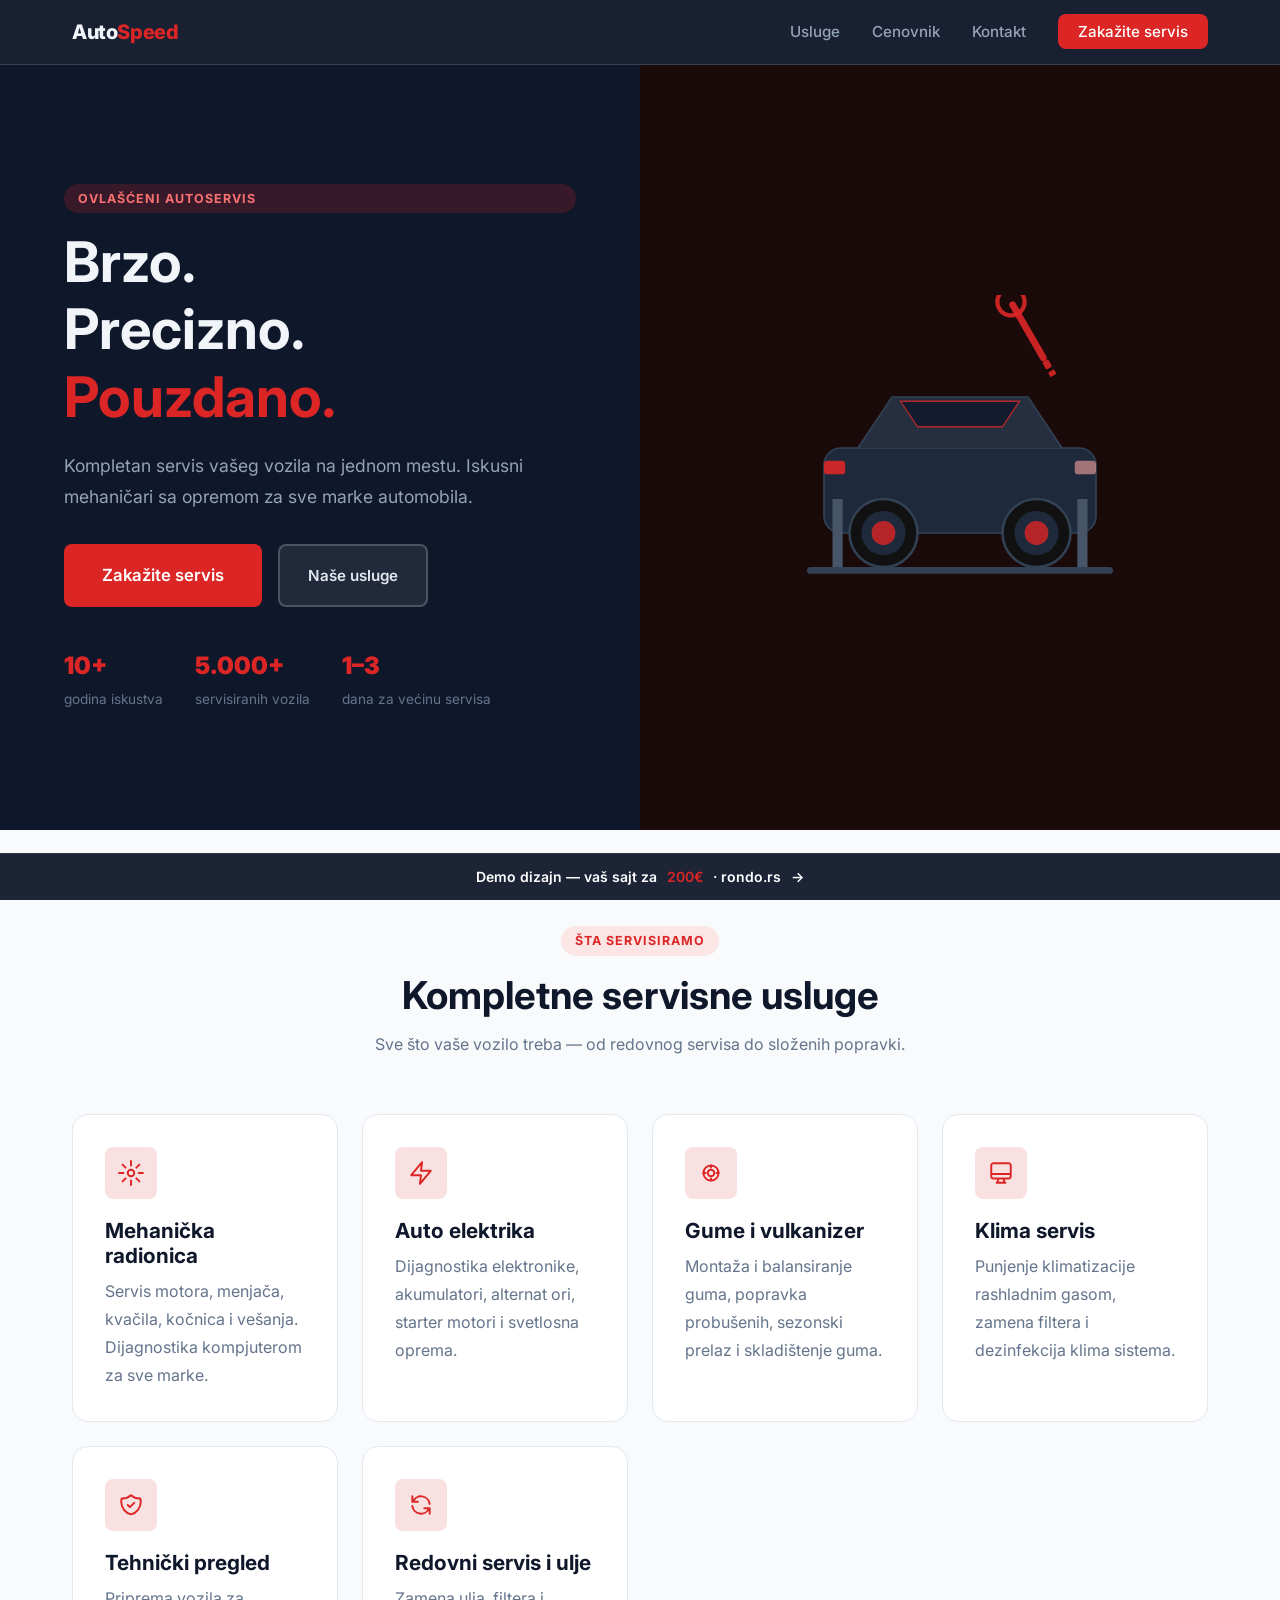
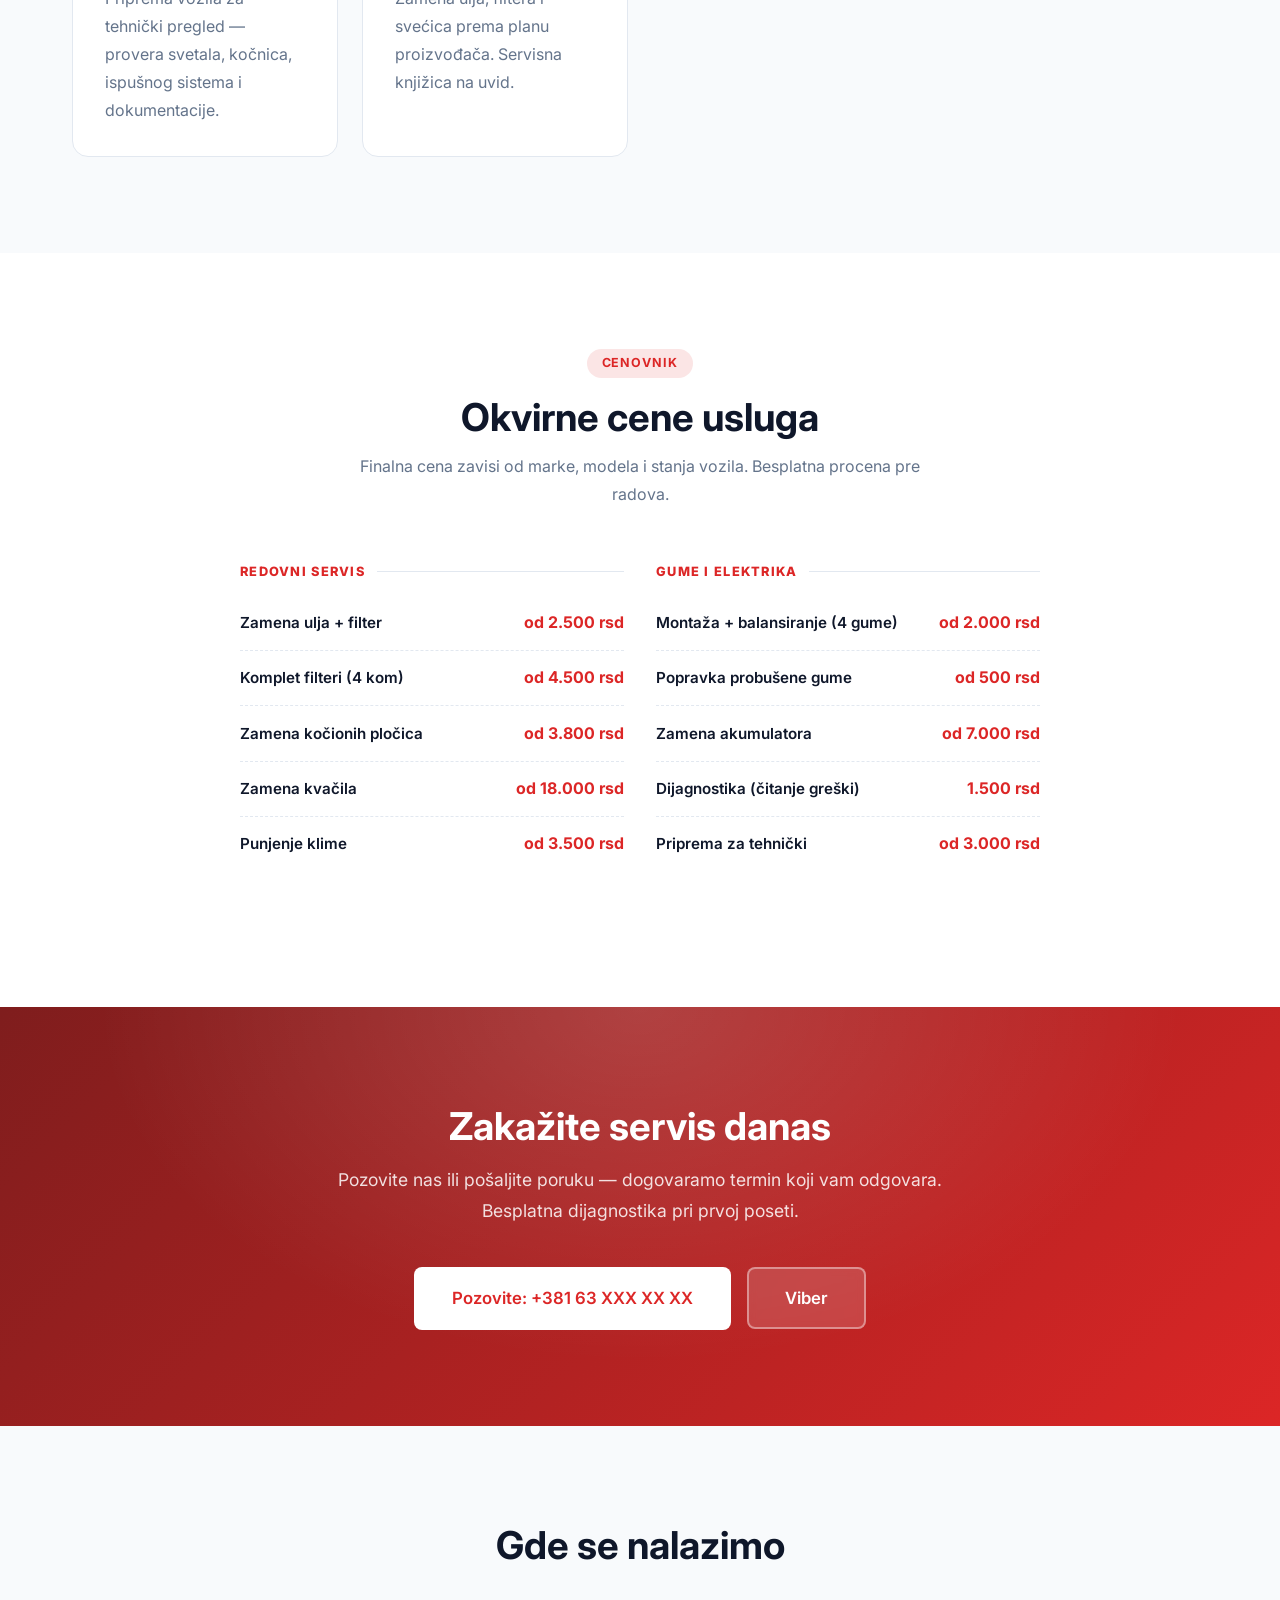
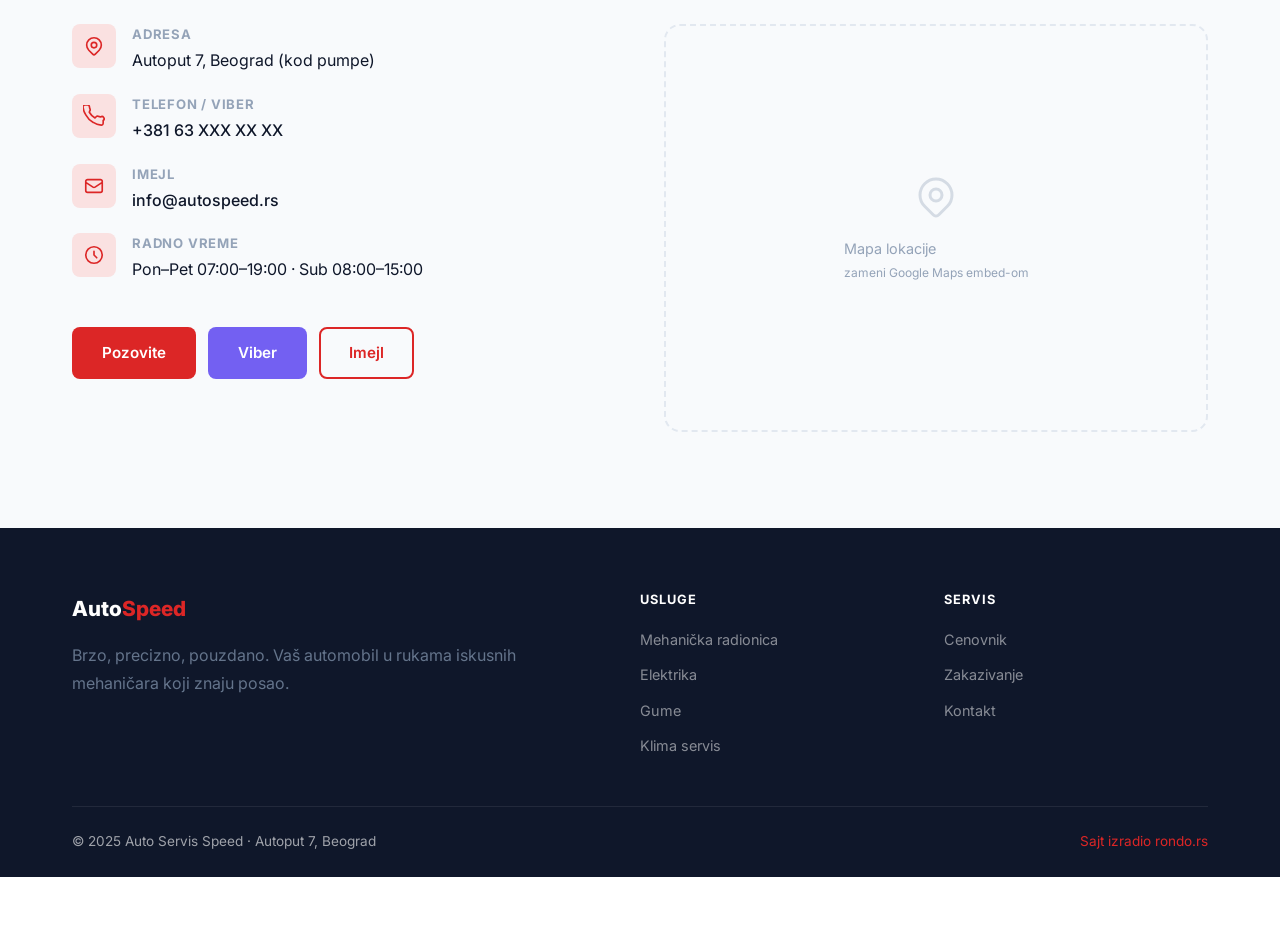
<file: autoservis/index.html>
<!DOCTYPE html>
<html lang="sr">
<head>
  <meta charset="UTF-8">
  <meta name="viewport" content="width=device-width, initial-scale=1.0">
  <title>Auto Servis Speed — Demo dizajn | rondo.rs</title>
  <meta name="description" content="Demo sajt za autoservis. Mehanička radionica, elektrika, gume, klima servis i tehnički pregled.">
  <link rel="preconnect" href="https://fonts.googleapis.com">
  <link rel="preconnect" href="https://fonts.gstatic.com" crossorigin>
  <link href="https://fonts.googleapis.com/css2?family=Inter:wght@400;500;600;700;800&display=swap" rel="stylesheet">
  <link rel="stylesheet" href="../assets/base.css">
  <link rel="stylesheet" href="theme.css">
</head>
<body>

<!-- NAV dark -->
<header class="nav" role="banner">
  <div class="container nav-inner">
    <a href="#" class="nav-logo" style="color:#f1f5f9;">Auto<span>Speed</span></a>
    <ul class="nav-links" id="nav-links" role="list">
      <li><a href="#usluge" style="color:#94a3b8;">Usluge</a></li>
      <li><a href="#cenovnik" style="color:#94a3b8;">Cenovnik</a></li>
      <li><a href="#kontakt" style="color:#94a3b8;">Kontakt</a></li>
      <li><a href="#zakazivanje" class="nav-cta">Zakažite servis</a></li>
    </ul>
    <button class="nav-toggle" id="nav-toggle" aria-label="Otvori meni" aria-expanded="false" aria-controls="nav-links" style="color:#f1f5f9;">
      <span class="hamburger" aria-hidden="true"><span></span><span></span><span></span></span>
    </button>
  </div>
</header>

<!-- HERO: dark split mechanical -->
<section class="hero-split hero-split-dark" aria-label="Naslovna">
  <div class="hero-split-text">
    <span class="section-label" style="background:rgba(220,38,38,0.2);color:#f87171;">Ovlašćeni autoservis</span>
    <h1 style="color:#f1f5f9;">Brzo.<br>Precizno.<br><span style="color:#dc2626;">Pouzdano.</span></h1>
    <p style="color:#94a3b8;font-size:1.1rem;">Kompletan servis vašeg vozila na jednom mestu. Iskusni mehaničari sa opremom za sve marke automobila.</p>
    <div class="hero-btns" style="justify-content:flex-start;">
      <a href="#zakazivanje" class="btn btn-primary btn-lg">Zakažite servis</a>
      <a href="#usluge" class="btn" style="background:rgba(255,255,255,0.08);color:#e2e8f0;border-color:rgba(255,255,255,0.2);">Naše usluge</a>
    </div>
    <div style="display:flex;gap:2rem;margin-top:2.5rem;flex-wrap:wrap;">
      <div><strong style="display:block;font-size:1.5rem;font-weight:900;color:#dc2626;">10+</strong><span style="font-size:0.85rem;color:#64748b;">godina iskustva</span></div>
      <div><strong style="display:block;font-size:1.5rem;font-weight:900;color:#dc2626;">5.000+</strong><span style="font-size:0.85rem;color:#64748b;">servisiranih vozila</span></div>
      <div><strong style="display:block;font-size:1.5rem;font-weight:900;color:#dc2626;">1–3</strong><span style="font-size:0.85rem;color:#64748b;">dana za većinu servisa</span></div>
    </div>
  </div>
  <div class="hero-split-visual" style="background:#1a0a0a;min-height:85vh;">
    <!-- Ilustracija mehaničarskog servisa -->
    <svg viewBox="0 0 400 360" fill="none" xmlns="http://www.w3.org/2000/svg" aria-hidden="true">
      <!-- Auto stilizovan -->
      <rect x="40" y="180" width="320" height="100" rx="20" fill="#1e293b" stroke="#334155" stroke-width="2"/>
      <!-- Karoserija -->
      <path d="M80 180 L120 120 L280 120 L320 180" fill="#252f3f" stroke="#334155" stroke-width="2"/>
      <!-- Prozori -->
      <path d="M130 125 L150 155 L250 155 L270 125Z" fill="#0f172a" stroke="#dc2626" stroke-width="1.5" opacity="0.8"/>
      <!-- Točkovi -->
      <circle cx="110" cy="280" r="40" fill="#111" stroke="#334155" stroke-width="3"/>
      <circle cx="110" cy="280" r="26" fill="#1e293b"/>
      <circle cx="110" cy="280" r="14" fill="#dc2626" opacity="0.8"/>
      <circle cx="290" cy="280" r="40" fill="#111" stroke="#334155" stroke-width="3"/>
      <circle cx="290" cy="280" r="26" fill="#1e293b"/>
      <circle cx="290" cy="280" r="14" fill="#dc2626" opacity="0.8"/>
      <!-- Farovi -->
      <rect x="40" y="195" width="25" height="16" rx="4" fill="#dc2626" opacity="0.9"/>
      <rect x="335" y="195" width="25" height="16" rx="4" fill="#fca5a5" opacity="0.6"/>
      <!-- Ključ -->
      <g transform="translate(290, 60) rotate(-30)">
        <rect x="-4" y="-60" width="8" height="80" rx="4" fill="#dc2626" opacity="0.9"/>
        <circle cx="0" cy="-60" r="16" fill="none" stroke="#dc2626" stroke-width="5" opacity="0.9"/>
        <rect x="-4" y="20" width="8" height="10" rx="2" fill="#dc2626" opacity="0.9"/>
        <rect x="-4" y="34" width="8" height="6" rx="1" fill="#dc2626" opacity="0.9"/>
      </g>
      <!-- Lift -->
      <rect x="20" y="320" width="360" height="8" rx="4" fill="#334155"/>
      <rect x="50" y="240" width="12" height="80" fill="#475569"/>
      <rect x="338" y="240" width="12" height="80" fill="#475569"/>
    </svg>
  </div>
</section>

<!-- USLUGE -->
<section class="section section--alt" id="usluge" aria-labelledby="usluge-h2">
  <div class="container">
    <div class="section-title reveal">
      <span class="section-label">Šta servisiramo</span>
      <h2 id="usluge-h2">Kompletne servisne usluge</h2>
      <p>Sve što vaše vozilo treba — od redovnog servisa do složenih popravki.</p>
    </div>
    <div class="services-grid">
      <div class="service-card reveal">
        <div class="card-icon" aria-hidden="true"><svg viewBox="0 0 24 24"><circle cx="12" cy="12" r="3"/><path d="M12 1v4M12 19v4M4.22 4.22l2.83 2.83M16.95 16.95l2.83 2.83M1 12h4M19 12h4M4.22 19.78l2.83-2.83M16.95 7.05l2.83-2.83"/></svg></div>
        <h3>Mehanička radionica</h3>
        <p>Servis motora, menjača, kvačila, kočnica i vešanja. Dijagnostika kompjuterom za sve marke.</p>
      </div>
      <div class="service-card reveal">
        <div class="card-icon" aria-hidden="true"><svg viewBox="0 0 24 24"><path d="M13 2L3 14h9l-1 8 10-12h-9l1-8z"/></svg></div>
        <h3>Auto elektrika</h3>
        <p>Dijagnostika elektronike, akumulatori, alternat ori, starter motori i svetlosna oprema.</p>
      </div>
      <div class="service-card reveal">
        <div class="card-icon" aria-hidden="true"><svg viewBox="0 0 24 24"><circle cx="12" cy="12" r="7"/><circle cx="12" cy="12" r="3"/><path d="M12 5v2M12 17v2M5 12H7M17 12h2"/></svg></div>
        <h3>Gume i vulkanizer</h3>
        <p>Montaža i balansiranje guma, popravka probušenih, sezonski prelaz i skladištenje guma.</p>
      </div>
      <div class="service-card reveal">
        <div class="card-icon" aria-hidden="true"><svg viewBox="0 0 24 24"><path d="M9.75 17L9 20l-1 1h8l-1-1-.75-3M3 13h18M5 17h14a2 2 0 002-2V5a2 2 0 00-2-2H5a2 2 0 00-2 2v10a2 2 0 002 2z"/></svg></div>
        <h3>Klima servis</h3>
        <p>Punjenje klimatizacije rashladnim gasom, zamena filtera i dezinfekcija klima sistema.</p>
      </div>
      <div class="service-card reveal">
        <div class="card-icon" aria-hidden="true"><svg viewBox="0 0 24 24"><path d="M9 12l2 2 4-4m5.618-4.016A11.955 11.955 0 0112 2.944a11.955 11.955 0 01-8.618 3.04A12.02 12.02 0 003 9c0 5.591 3.824 10.29 9 11.622 5.176-1.332 9-6.03 9-11.622 0-1.042-.133-2.052-.382-3.016z"/></svg></div>
        <h3>Tehnički pregled</h3>
        <p>Priprema vozila za tehnički pregled — provera svetala, kočnica, ispušnog sistema i dokumentacije.</p>
      </div>
      <div class="service-card reveal">
        <div class="card-icon" aria-hidden="true"><svg viewBox="0 0 24 24"><path d="M4 4v5h.582m15.356 2A8.001 8.001 0 004.582 9m0 0H9m11 11v-5h-.581m0 0a8.003 8.003 0 01-15.357-2m15.357 2H15"/></svg></div>
        <h3>Redovni servis i ulje</h3>
        <p>Zamena ulja, filtera i svećica prema planu proizvođača. Servisna knjižica na uvid.</p>
      </div>
    </div>
  </div>
</section>

<!-- CENOVNIK -->
<section class="section" id="cenovnik" aria-labelledby="cena-h2">
  <div class="container">
    <div class="section-title reveal">
      <span class="section-label">Cenovnik</span>
      <h2 id="cena-h2">Okvirne cene usluga</h2>
      <p>Finalna cena zavisi od marke, modela i stanja vozila. Besplatna procena pre radova.</p>
    </div>
    <div style="max-width:800px;margin:0 auto;">
      <div style="display:grid;grid-template-columns:1fr 1fr;gap:2rem;">
        <div class="reveal">
          <h3 class="menu-category-title">Redovni servis</h3>
          <div class="menu-section">
            <div class="menu-item"><div class="menu-item-name">Zamena ulja + filter</div><div class="menu-item-price">od 2.500 rsd</div></div>
            <div class="menu-item"><div class="menu-item-name">Komplet filteri (4 kom)</div><div class="menu-item-price">od 4.500 rsd</div></div>
            <div class="menu-item"><div class="menu-item-name">Zamena kočionih pločica</div><div class="menu-item-price">od 3.800 rsd</div></div>
            <div class="menu-item"><div class="menu-item-name">Zamena kvačila</div><div class="menu-item-price">od 18.000 rsd</div></div>
            <div class="menu-item"><div class="menu-item-name">Punjenje klime</div><div class="menu-item-price">od 3.500 rsd</div></div>
          </div>
        </div>
        <div class="reveal">
          <h3 class="menu-category-title">Gume i elektrika</h3>
          <div class="menu-section">
            <div class="menu-item"><div class="menu-item-name">Montaža + balansiranje (4 gume)</div><div class="menu-item-price">od 2.000 rsd</div></div>
            <div class="menu-item"><div class="menu-item-name">Popravka probušene gume</div><div class="menu-item-price">od 500 rsd</div></div>
            <div class="menu-item"><div class="menu-item-name">Zamena akumulatora</div><div class="menu-item-price">od 7.000 rsd</div></div>
            <div class="menu-item"><div class="menu-item-name">Dijagnostika (čitanje greški)</div><div class="menu-item-price">1.500 rsd</div></div>
            <div class="menu-item"><div class="menu-item-name">Priprema za tehnički</div><div class="menu-item-price">od 3.000 rsd</div></div>
          </div>
        </div>
      </div>
    </div>
  </div>
</section>

<!-- ZAKAZIVANJE CTA -->
<section class="cta-section" id="zakazivanje" aria-labelledby="zak-h2" style="background:linear-gradient(135deg,#7f1d1d,#dc2626);">
  <div class="cta-section-inner">
    <h2 id="zak-h2">Zakažite servis danas</h2>
    <p>Pozovite nas ili pošaljite poruku — dogovaramo termin koji vam odgovara.<br>Besplatna dijagnostika pri prvoj poseti.</p>
    <div class="hero-btns">
      <a href="tel:+38163XXXXXXX" class="btn btn-white btn-lg">Pozovite: +381 63 XXX XX XX</a>
      <a href="viber://chat?number=%2B38163XXXXXXX" class="btn btn-ghost btn-lg">Viber</a>
    </div>
  </div>
</section>

<!-- KONTAKT -->
<section class="section section--alt" id="kontakt" aria-labelledby="kontakt-h2">
  <div class="container">
    <div class="section-title reveal"><h2 id="kontakt-h2">Gde se nalazimo</h2></div>
    <div class="contact-grid">
      <div class="contact-info reveal">
        <div class="contact-item">
          <div class="contact-icon" aria-hidden="true"><svg viewBox="0 0 24 24"><path d="M17.657 16.657L13.414 20.9a2 2 0 01-2.827 0l-4.244-4.243a8 8 0 1111.314 0z"/><path d="M15 11a3 3 0 11-6 0 3 3 0 016 0z"/></svg></div>
          <div class="contact-item-text"><strong>Adresa</strong><span>Autoput 7, Beograd (kod pumpe)</span></div>
        </div>
        <div class="contact-item">
          <div class="contact-icon" aria-hidden="true"><svg viewBox="0 0 24 24"><path d="M22 16.92v3a2 2 0 01-2.18 2A19.79 19.79 0 0111.19 19 19.5 19.5 0 013.07 10.8 19.79 19.79 0 010 2.19 2 2 0 012 0h3a2 2 0 012 1.72 12.84 12.84 0 00.7 2.81 2 2 0 01-.45 2.11L6.91 7.91a16 16 0 006.18 6.18l1.27-1.27a2 2 0 012.11-.45 12.84 12.84 0 002.81.7A2 2 0 0122 16.92z"/></svg></div>
          <div class="contact-item-text"><strong>Telefon / Viber</strong><a href="tel:+38163XXXXXXX">+381 63 XXX XX XX</a></div>
        </div>
        <div class="contact-item">
          <div class="contact-icon" aria-hidden="true"><svg viewBox="0 0 24 24"><path d="M3 8l7.89 5.26a2 2 0 002.22 0L21 8M5 19h14a2 2 0 002-2V7a2 2 0 00-2-2H5a2 2 0 00-2 2v10a2 2 0 002 2z"/></svg></div>
          <div class="contact-item-text"><strong>Imejl</strong><a href="mailto:info@autospeed.rs">info@autospeed.rs</a></div>
        </div>
        <div class="contact-item">
          <div class="contact-icon" aria-hidden="true"><svg viewBox="0 0 24 24"><path d="M12 8v4l3 3m6-3a9 9 0 11-18 0 9 9 0 0118 0z"/></svg></div>
          <div class="contact-item-text"><strong>Radno vreme</strong><span>Pon–Pet 07:00–19:00 · Sub 08:00–15:00</span></div>
        </div>
        <div class="contact-btns">
          <a href="tel:+38163XXXXXXX" class="btn btn-primary">Pozovite</a>
          <a href="viber://chat?number=%2B38163XXXXXXX" class="btn btn-viber">Viber</a>
          <a href="mailto:info@autospeed.rs" class="btn btn-outline">Imejl</a>
        </div>
      </div>
      <!-- zameni pravom Google Maps embed-om -->
      <div class="map-placeholder reveal" role="img" aria-label="Mapa lokacije servisa">
        <svg viewBox="0 0 24 24" fill="none" stroke="currentColor" stroke-width="1.5" aria-hidden="true"><path d="M17.657 16.657L13.414 20.9a2 2 0 01-2.827 0l-4.244-4.243a8 8 0 1111.314 0z"/><path d="M15 11a3 3 0 11-6 0 3 3 0 016 0z"/></svg>
        <span>Mapa lokacije<br><small>zameni Google Maps embed-om</small></span>
      </div>
    </div>
  </div>
</section>

<footer class="footer" role="contentinfo">
  <div class="container">
    <div class="footer-grid">
      <div class="footer-brand">
        <a href="#" class="footer-logo">Auto<span>Speed</span></a>
        <p>Brzo, precizno, pouzdano. Vaš automobil u rukama iskusnih mehaničara koji znaju posao.</p>
      </div>
      <nav aria-label="Footer usluge">
        <h4>Usluge</h4>
        <ul>
          <li><a href="#usluge">Mehanička radionica</a></li>
          <li><a href="#usluge">Elektrika</a></li>
          <li><a href="#usluge">Gume</a></li>
          <li><a href="#usluge">Klima servis</a></li>
        </ul>
      </nav>
      <nav aria-label="Footer info">
        <h4>Servis</h4>
        <ul>
          <li><a href="#cenovnik">Cenovnik</a></li>
          <li><a href="#zakazivanje">Zakazivanje</a></li>
          <li><a href="#kontakt">Kontakt</a></li>
        </ul>
      </nav>
    </div>
    <div class="footer-bottom">
      <span>© 2025 Auto Servis Speed · Autoput 7, Beograd</span>
      <a href="https://rondo.rs/usluge/novo/" target="_blank" rel="noopener">Sajt izradio rondo.rs</a>
    </div>
  </div>
</footer>

<div class="demo-bar" role="complementary" aria-label="Demo informacija">
  <a href="https://rondo.rs/usluge/novo/" target="_blank" rel="noopener">
    Demo dizajn — vaš sajt za <span class="demo-bar-hi">200€</span> · rondo.rs
  </a>
</div>

<script src="../assets/base.js" defer></script>
</body>
</html>
</file>
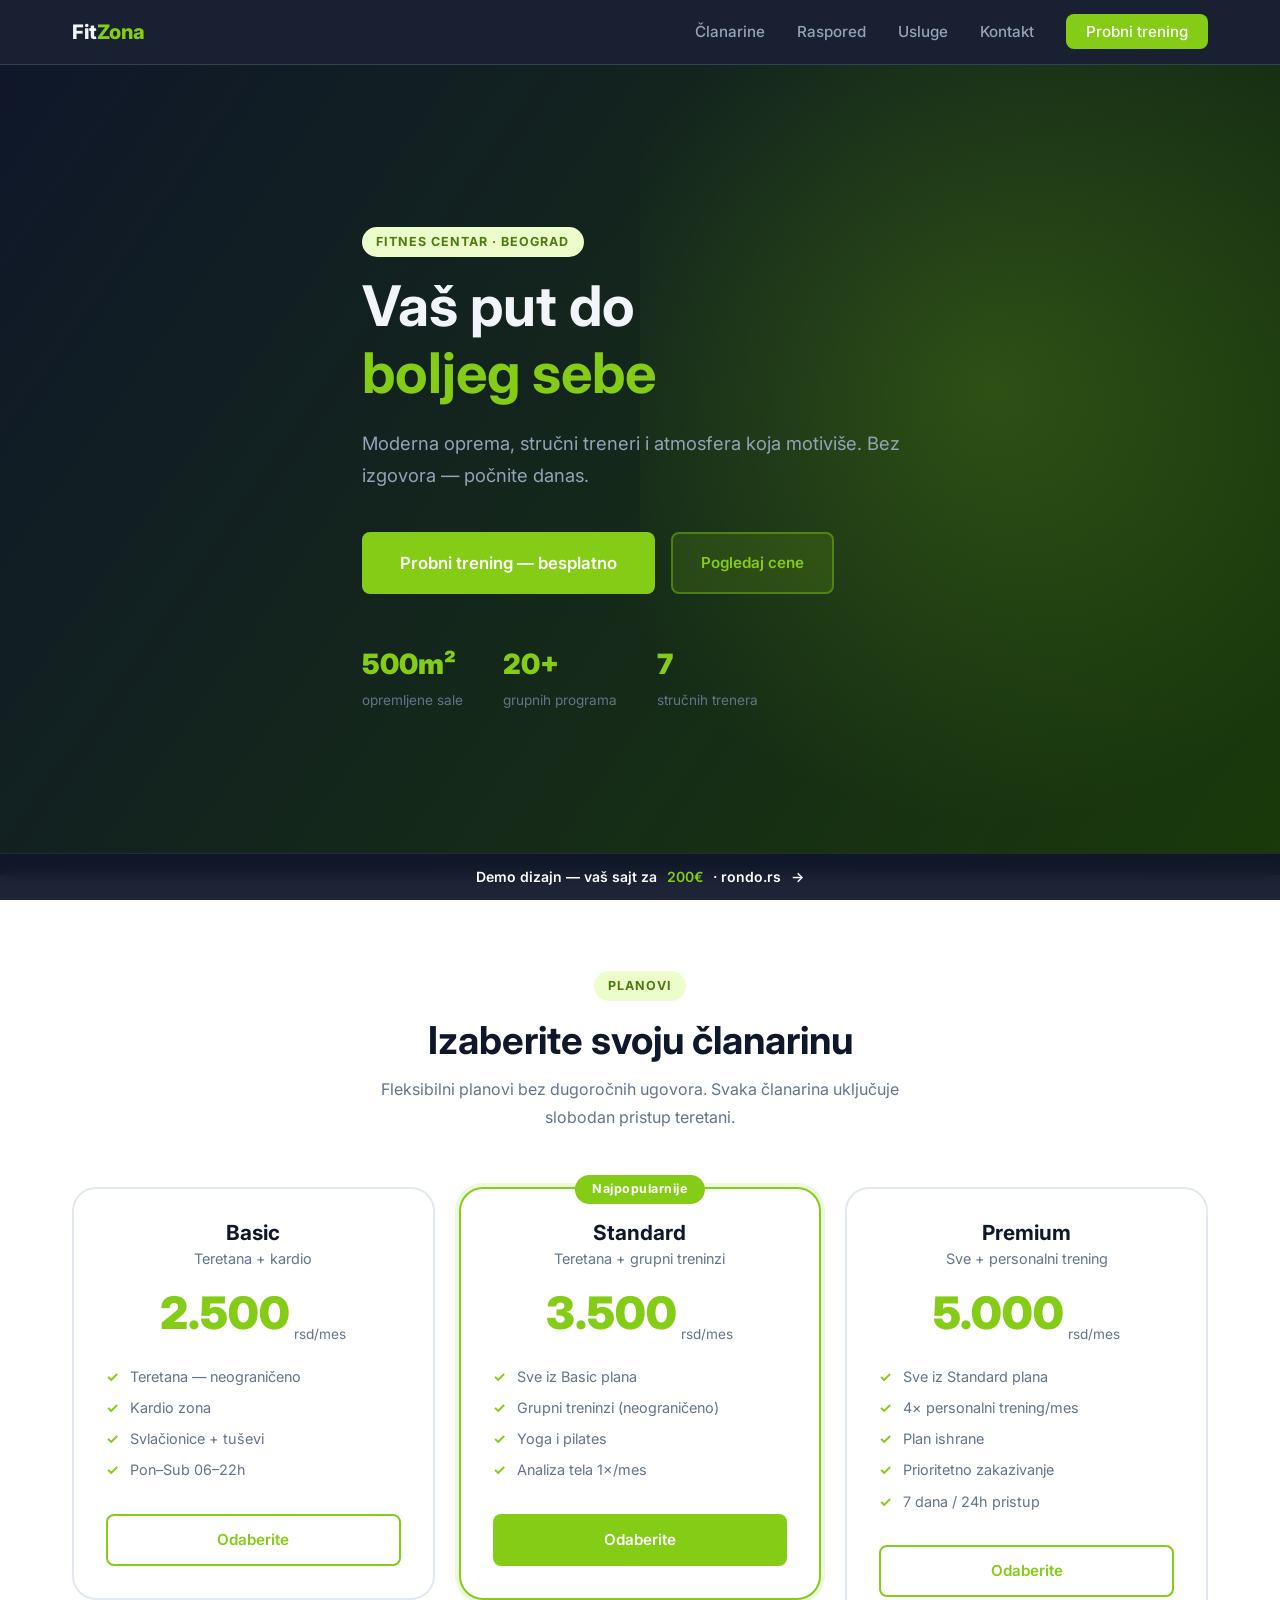
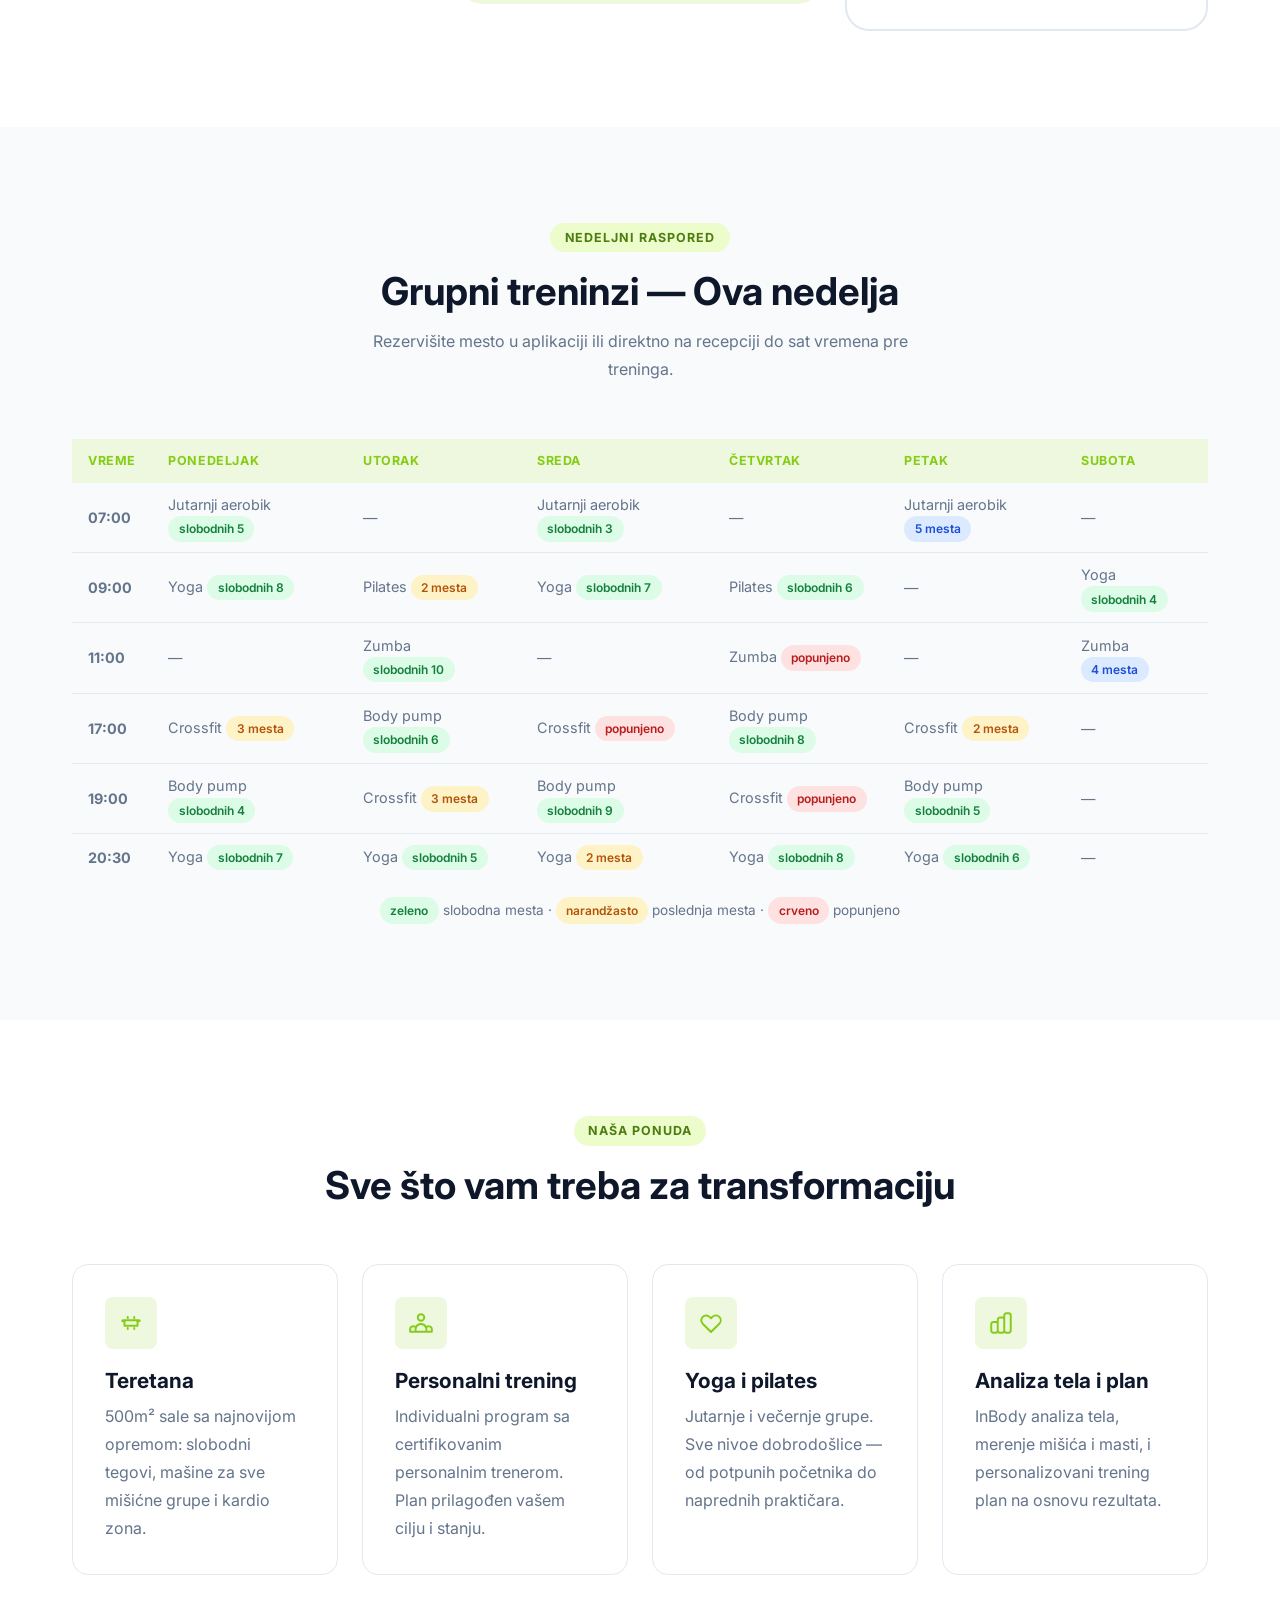
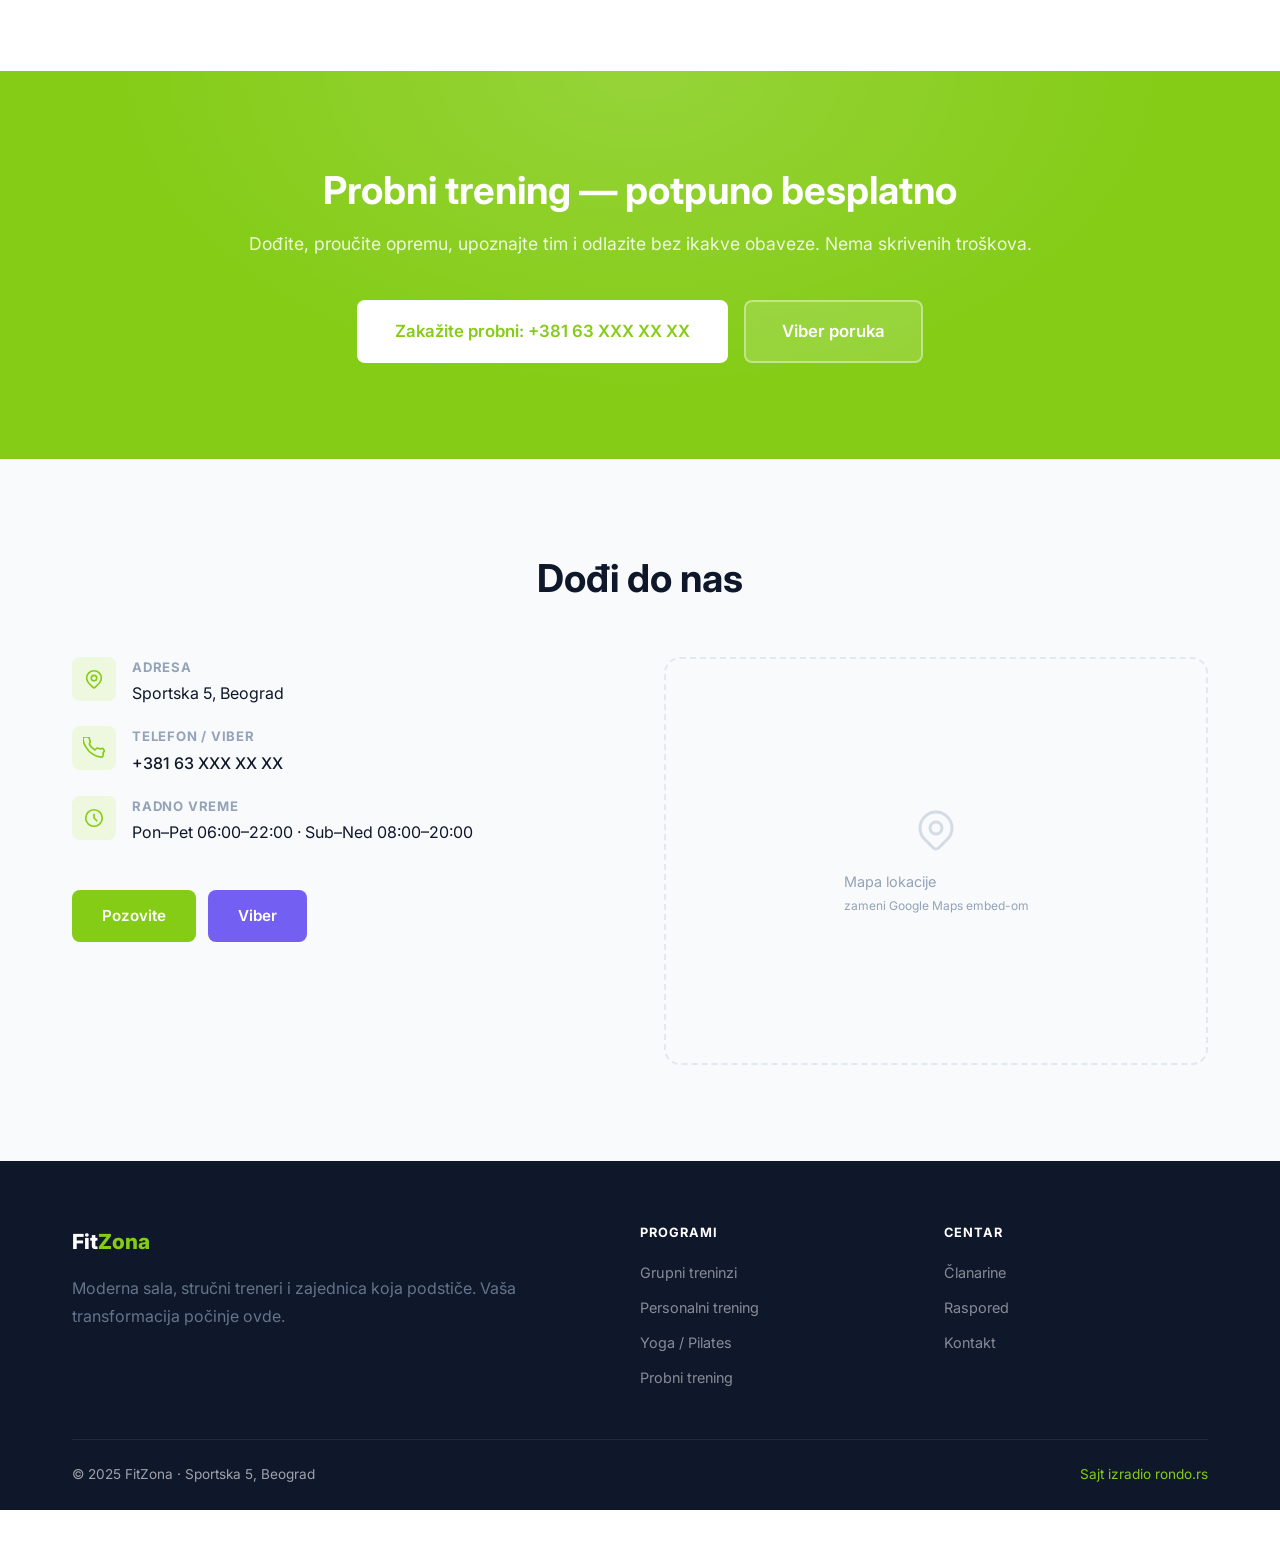
<file: fitnes/index.html>
<!DOCTYPE html>
<html lang="sr">
<head>
  <meta charset="UTF-8">
  <meta name="viewport" content="width=device-width, initial-scale=1.0">
  <title>FitZona — Demo dizajn | rondo.rs</title>
  <meta name="description" content="Demo sajt za fitnes centar. Tereti sala, grupni treninzi, yoga i personalni trening.">
  <link rel="preconnect" href="https://fonts.googleapis.com">
  <link rel="preconnect" href="https://fonts.gstatic.com" crossorigin>
  <link href="https://fonts.googleapis.com/css2?family=Inter:wght@400;500;600;700;800&display=swap" rel="stylesheet">
  <link rel="stylesheet" href="../assets/base.css">
  <link rel="stylesheet" href="theme.css">
</head>
<body>

<!-- NAV (dark) -->
<header class="nav" style="background:rgba(15,23,42,0.96);border-bottom-color:#334155;" role="banner">
  <div class="container nav-inner">
    <a href="#" class="nav-logo" style="color:#f1f5f9;">Fit<span>Zona</span></a>
    <ul class="nav-links" id="nav-links" role="list">
      <li><a href="#clanarine" style="color:#94a3b8;">Članarine</a></li>
      <li><a href="#raspored" style="color:#94a3b8;">Raspored</a></li>
      <li><a href="#usluge" style="color:#94a3b8;">Usluge</a></li>
      <li><a href="#kontakt" style="color:#94a3b8;">Kontakt</a></li>
      <li><a href="#probni" class="nav-cta">Probni trening</a></li>
    </ul>
    <button class="nav-toggle" id="nav-toggle" aria-label="Otvori meni" aria-expanded="false" aria-controls="nav-links" style="color:#f1f5f9;">
      <span class="hamburger" aria-hidden="true"><span></span><span></span><span></span></span>
    </button>
  </div>
</header>

<!-- HERO: energetic dark gradient -->
<section class="hero-gradient" aria-label="Naslovna">
  <div class="container">
    <div class="hero-gradient-content">
      <span class="section-label">Fitnes centar · Beograd</span>
      <h1>Vaš put do<br><span class="text-accent">boljeg sebe</span></h1>
      <p>Moderna oprema, stručni treneri i atmosfera koja motiviše. Bez izgovora — počnite danas.</p>
      <div class="hero-btns" style="justify-content:flex-start;">
        <a href="#probni" class="btn btn-primary btn-lg">Probni trening — besplatno</a>
        <a href="#clanarine" class="btn" style="background:rgba(132,204,22,0.15);color:#84cc16;border-color:rgba(132,204,22,0.4);">Pogledaj cene</a>
      </div>
      <div style="display:flex;gap:2.5rem;margin-top:3rem;flex-wrap:wrap;">
        <div><strong style="display:block;font-size:1.75rem;font-weight:900;color:#84cc16;">500m²</strong><span style="font-size:0.85rem;color:#64748b;">opremljene sale</span></div>
        <div><strong style="display:block;font-size:1.75rem;font-weight:900;color:#84cc16;">20+</strong><span style="font-size:0.85rem;color:#64748b;">grupnih programa</span></div>
        <div><strong style="display:block;font-size:1.75rem;font-weight:900;color:#84cc16;">7</strong><span style="font-size:0.85rem;color:#64748b;">stručnih trenera</span></div>
      </div>
    </div>
  </div>
</section>

<!-- ČLANARINE -->
<section class="section" id="clanarine" aria-labelledby="clan-h2">
  <div class="container">
    <div class="section-title reveal">
      <span class="section-label">Planovi</span>
      <h2 id="clan-h2">Izaberite svoju članarinu</h2>
      <p>Fleksibilni planovi bez dugoročnih ugovora. Svaka članarina uključuje slobodan pristup teretani.</p>
    </div>
    <div class="pricing-grid">
      <div class="pricing-card reveal">
        <h3>Basic</h3>
        <p style="font-size:0.9rem;">Teretana + kardio</p>
        <div class="pricing-price">2.500<sub> rsd/mes</sub></div>
        <ul class="pricing-list">
          <li>Teretana — neograničeno</li>
          <li>Kardio zona</li>
          <li>Svlačionice + tuševi</li>
          <li>Pon–Sub 06–22h</li>
        </ul>
        <a href="#kontakt" class="btn btn-outline" style="width:100%;justify-content:center;">Odaberite</a>
      </div>
      <div class="pricing-card featured reveal">
        <div class="pricing-badge">Najpopularnije</div>
        <h3>Standard</h3>
        <p style="font-size:0.9rem;">Teretana + grupni treninzi</p>
        <div class="pricing-price">3.500<sub> rsd/mes</sub></div>
        <ul class="pricing-list">
          <li>Sve iz Basic plana</li>
          <li>Grupni treninzi (neograničeno)</li>
          <li>Yoga i pilates</li>
          <li>Analiza tela 1×/mes</li>
        </ul>
        <a href="#kontakt" class="btn btn-primary" style="width:100%;justify-content:center;">Odaberite</a>
      </div>
      <div class="pricing-card reveal">
        <h3>Premium</h3>
        <p style="font-size:0.9rem;">Sve + personalni trening</p>
        <div class="pricing-price">5.000<sub> rsd/mes</sub></div>
        <ul class="pricing-list">
          <li>Sve iz Standard plana</li>
          <li>4× personalni trening/mes</li>
          <li>Plan ishrane</li>
          <li>Prioritetno zakazivanje</li>
          <li>7 dana / 24h pristup</li>
        </ul>
        <a href="#kontakt" class="btn btn-outline" style="width:100%;justify-content:center;">Odaberite</a>
      </div>
    </div>
  </div>
</section>

<!-- RASPORED -->
<section class="section section--alt" id="raspored" aria-labelledby="rasp-h2">
  <div class="container">
    <div class="section-title reveal">
      <span class="section-label">Nedeljni raspored</span>
      <h2 id="rasp-h2">Grupni treninzi — Ova nedelja</h2>
      <p>Rezervišite mesto u aplikaciji ili direktno na recepciji do sat vremena pre treninga.</p>
    </div>
    <div class="schedule-wrap reveal">
      <table class="schedule-table">
        <thead>
          <tr>
            <th>Vreme</th>
            <th>Ponedeljak</th>
            <th>Utorak</th>
            <th>Sreda</th>
            <th>Četvrtak</th>
            <th>Petak</th>
            <th>Subota</th>
          </tr>
        </thead>
        <tbody>
          <tr>
            <td><strong>07:00</strong></td>
            <td>Jutarnji aerobik <span class="badge badge-green">slobodnih 5</span></td>
            <td>—</td>
            <td>Jutarnji aerobik <span class="badge badge-green">slobodnih 3</span></td>
            <td>—</td>
            <td>Jutarnji aerobik <span class="badge badge-blue">5 mesta</span></td>
            <td>—</td>
          </tr>
          <tr>
            <td><strong>09:00</strong></td>
            <td>Yoga <span class="badge badge-green">slobodnih 8</span></td>
            <td>Pilates <span class="badge badge-amber">2 mesta</span></td>
            <td>Yoga <span class="badge badge-green">slobodnih 7</span></td>
            <td>Pilates <span class="badge badge-green">slobodnih 6</span></td>
            <td>—</td>
            <td>Yoga <span class="badge badge-green">slobodnih 4</span></td>
          </tr>
          <tr>
            <td><strong>11:00</strong></td>
            <td>—</td>
            <td>Zumba <span class="badge badge-green">slobodnih 10</span></td>
            <td>—</td>
            <td>Zumba <span class="badge badge-red">popunjeno</span></td>
            <td>—</td>
            <td>Zumba <span class="badge badge-blue">4 mesta</span></td>
          </tr>
          <tr>
            <td><strong>17:00</strong></td>
            <td>Crossfit <span class="badge badge-amber">3 mesta</span></td>
            <td>Body pump <span class="badge badge-green">slobodnih 6</span></td>
            <td>Crossfit <span class="badge badge-red">popunjeno</span></td>
            <td>Body pump <span class="badge badge-green">slobodnih 8</span></td>
            <td>Crossfit <span class="badge badge-amber">2 mesta</span></td>
            <td>—</td>
          </tr>
          <tr>
            <td><strong>19:00</strong></td>
            <td>Body pump <span class="badge badge-green">slobodnih 4</span></td>
            <td>Crossfit <span class="badge badge-amber">3 mesta</span></td>
            <td>Body pump <span class="badge badge-green">slobodnih 9</span></td>
            <td>Crossfit <span class="badge badge-red">popunjeno</span></td>
            <td>Body pump <span class="badge badge-green">slobodnih 5</span></td>
            <td>—</td>
          </tr>
          <tr>
            <td><strong>20:30</strong></td>
            <td>Yoga <span class="badge badge-green">slobodnih 7</span></td>
            <td>Yoga <span class="badge badge-green">slobodnih 5</span></td>
            <td>Yoga <span class="badge badge-amber">2 mesta</span></td>
            <td>Yoga <span class="badge badge-green">slobodnih 8</span></td>
            <td>Yoga <span class="badge badge-green">slobodnih 6</span></td>
            <td>—</td>
          </tr>
        </tbody>
      </table>
    </div>
    <p style="text-align:center;margin-top:1rem;font-size:0.85rem;"><span class="badge badge-green">zeleno</span> slobodna mesta · <span class="badge badge-amber">narandžasto</span> poslednja mesta · <span class="badge badge-red">crveno</span> popunjeno</p>
  </div>
</section>

<!-- USLUGE -->
<section class="section" id="usluge" aria-labelledby="usl-h2">
  <div class="container">
    <div class="section-title reveal">
      <span class="section-label">Naša ponuda</span>
      <h2 id="usl-h2">Sve što vam treba za transformaciju</h2>
    </div>
    <div class="services-grid">
      <div class="service-card reveal">
        <div class="card-icon" aria-hidden="true"><svg viewBox="0 0 24 24"><path d="M4.5 9.5a.5.5 0 000 1H6a.5.5 0 000-1H4.5zM18 9.5a.5.5 0 000 1h1.5a.5.5 0 000-1H18zM9 6.5v1M9 16.5v1M15 6.5v1M15 16.5v1M6 9.5h12v5H6z"/></svg></div>
        <h3>Teretana</h3>
        <p>500m² sale sa najnovijom opremom: slobodni tegovi, mašine za sve mišićne grupe i kardio zona.</p>
      </div>
      <div class="service-card reveal">
        <div class="card-icon" aria-hidden="true"><svg viewBox="0 0 24 24"><path d="M17 20h5v-2a3 3 0 00-5.356-1.857M17 20H7m10 0v-2c0-.656-.126-1.283-.356-1.857M7 20H2v-2a3 3 0 015.356-1.857M7 20v-2c0-.656.126-1.283.356-1.857m0 0a5.002 5.002 0 019.288 0M15 7a3 3 0 11-6 0 3 3 0 016 0z"/></svg></div>
        <h3>Personalni trening</h3>
        <p>Individualni program sa certifikovanim personalnim trenerom. Plan prilagođen vašem cilju i stanju.</p>
      </div>
      <div class="service-card reveal">
        <div class="card-icon" aria-hidden="true"><svg viewBox="0 0 24 24"><path d="M4.318 6.318a4.5 4.5 0 000 6.364L12 20.364l7.682-7.682a4.5 4.5 0 00-6.364-6.364L12 7.636l-1.318-1.318a4.5 4.5 0 00-6.364 0z"/></svg></div>
        <h3>Yoga i pilates</h3>
        <p>Jutarnje i večernje grupe. Sve nivoe dobrodošlice — od potpunih početnika do naprednih praktičara.</p>
      </div>
      <div class="service-card reveal">
        <div class="card-icon" aria-hidden="true"><svg viewBox="0 0 24 24"><path d="M9 19v-6a2 2 0 00-2-2H5a2 2 0 00-2 2v6a2 2 0 002 2h2a2 2 0 002-2zm0 0V9a2 2 0 012-2h2a2 2 0 012 2v10m-6 0a2 2 0 002 2h2a2 2 0 002-2m0 0V5a2 2 0 012-2h2a2 2 0 012 2v14a2 2 0 01-2 2h-2a2 2 0 01-2-2z"/></svg></div>
        <h3>Analiza tela i plan</h3>
        <p>InBody analiza tela, merenje mišića i masti, i personalizovani trening plan na osnovu rezultata.</p>
      </div>
    </div>
  </div>
</section>

<!-- PROBNI TRENING CTA -->
<section class="cta-section" id="probni" aria-labelledby="probni-h2">
  <div class="cta-section-inner">
    <h2 id="probni-h2">Probni trening — potpuno besplatno</h2>
    <p>Dođite, proučite opremu, upoznajte tim i odlazite bez ikakve obaveze. Nema skrivenih troškova.</p>
    <div class="hero-btns">
      <a href="tel:+38163XXXXXXX" class="btn btn-white btn-lg">Zakažite probni: +381 63 XXX XX XX</a>
      <a href="viber://chat?number=%2B38163XXXXXXX" class="btn btn-ghost btn-lg">Viber poruka</a>
    </div>
  </div>
</section>

<!-- KONTAKT -->
<section class="section section--alt" id="kontakt" aria-labelledby="kontakt-h2">
  <div class="container">
    <div class="section-title reveal"><h2 id="kontakt-h2">Dođi do nas</h2></div>
    <div class="contact-grid">
      <div class="contact-info reveal">
        <div class="contact-item">
          <div class="contact-icon" aria-hidden="true"><svg viewBox="0 0 24 24"><path d="M17.657 16.657L13.414 20.9a2 2 0 01-2.827 0l-4.244-4.243a8 8 0 1111.314 0z"/><path d="M15 11a3 3 0 11-6 0 3 3 0 016 0z"/></svg></div>
          <div class="contact-item-text"><strong>Adresa</strong><span>Sportska 5, Beograd</span></div>
        </div>
        <div class="contact-item">
          <div class="contact-icon" aria-hidden="true"><svg viewBox="0 0 24 24"><path d="M22 16.92v3a2 2 0 01-2.18 2A19.79 19.79 0 0111.19 19 19.5 19.5 0 013.07 10.8 19.79 19.79 0 010 2.19 2 2 0 012 0h3a2 2 0 012 1.72 12.84 12.84 0 00.7 2.81 2 2 0 01-.45 2.11L6.91 7.91a16 16 0 006.18 6.18l1.27-1.27a2 2 0 012.11-.45 12.84 12.84 0 002.81.7A2 2 0 0122 16.92z"/></svg></div>
          <div class="contact-item-text"><strong>Telefon / Viber</strong><a href="tel:+38163XXXXXXX">+381 63 XXX XX XX</a></div>
        </div>
        <div class="contact-item">
          <div class="contact-icon" aria-hidden="true"><svg viewBox="0 0 24 24"><path d="M12 8v4l3 3m6-3a9 9 0 11-18 0 9 9 0 0118 0z"/></svg></div>
          <div class="contact-item-text"><strong>Radno vreme</strong><span>Pon–Pet 06:00–22:00 · Sub–Ned 08:00–20:00</span></div>
        </div>
        <div class="contact-btns">
          <a href="tel:+38163XXXXXXX" class="btn btn-primary">Pozovite</a>
          <a href="viber://chat?number=%2B38163XXXXXXX" class="btn btn-viber">Viber</a>
        </div>
      </div>
      <!-- zameni pravom Google Maps embed-om -->
      <div class="map-placeholder reveal" role="img" aria-label="Mapa lokacije FitZone">
        <svg viewBox="0 0 24 24" fill="none" stroke="currentColor" stroke-width="1.5" aria-hidden="true"><path d="M17.657 16.657L13.414 20.9a2 2 0 01-2.827 0l-4.244-4.243a8 8 0 1111.314 0z"/><path d="M15 11a3 3 0 11-6 0 3 3 0 016 0z"/></svg>
        <span>Mapa lokacije<br><small>zameni Google Maps embed-om</small></span>
      </div>
    </div>
  </div>
</section>

<footer class="footer" role="contentinfo">
  <div class="container">
    <div class="footer-grid">
      <div class="footer-brand">
        <a href="#" class="footer-logo">Fit<span>Zona</span></a>
        <p>Moderna sala, stručni treneri i zajednica koja podstiče. Vaša transformacija počinje ovde.</p>
      </div>
      <nav aria-label="Footer programi">
        <h4>Programi</h4>
        <ul>
          <li><a href="#raspored">Grupni treninzi</a></li>
          <li><a href="#usluge">Personalni trening</a></li>
          <li><a href="#usluge">Yoga / Pilates</a></li>
          <li><a href="#probni">Probni trening</a></li>
        </ul>
      </nav>
      <nav aria-label="Footer info">
        <h4>Centar</h4>
        <ul>
          <li><a href="#clanarine">Članarine</a></li>
          <li><a href="#raspored">Raspored</a></li>
          <li><a href="#kontakt">Kontakt</a></li>
        </ul>
      </nav>
    </div>
    <div class="footer-bottom">
      <span>© 2025 FitZona · Sportska 5, Beograd</span>
      <a href="https://rondo.rs/usluge/novo/" target="_blank" rel="noopener">Sajt izradio rondo.rs</a>
    </div>
  </div>
</footer>

<div class="demo-bar" role="complementary" aria-label="Demo informacija">
  <a href="https://rondo.rs/usluge/novo/" target="_blank" rel="noopener">
    Demo dizajn — vaš sajt za <span class="demo-bar-hi">200€</span> · rondo.rs
  </a>
</div>

<script src="../assets/base.js" defer></script>
</body>
</html>
</file>
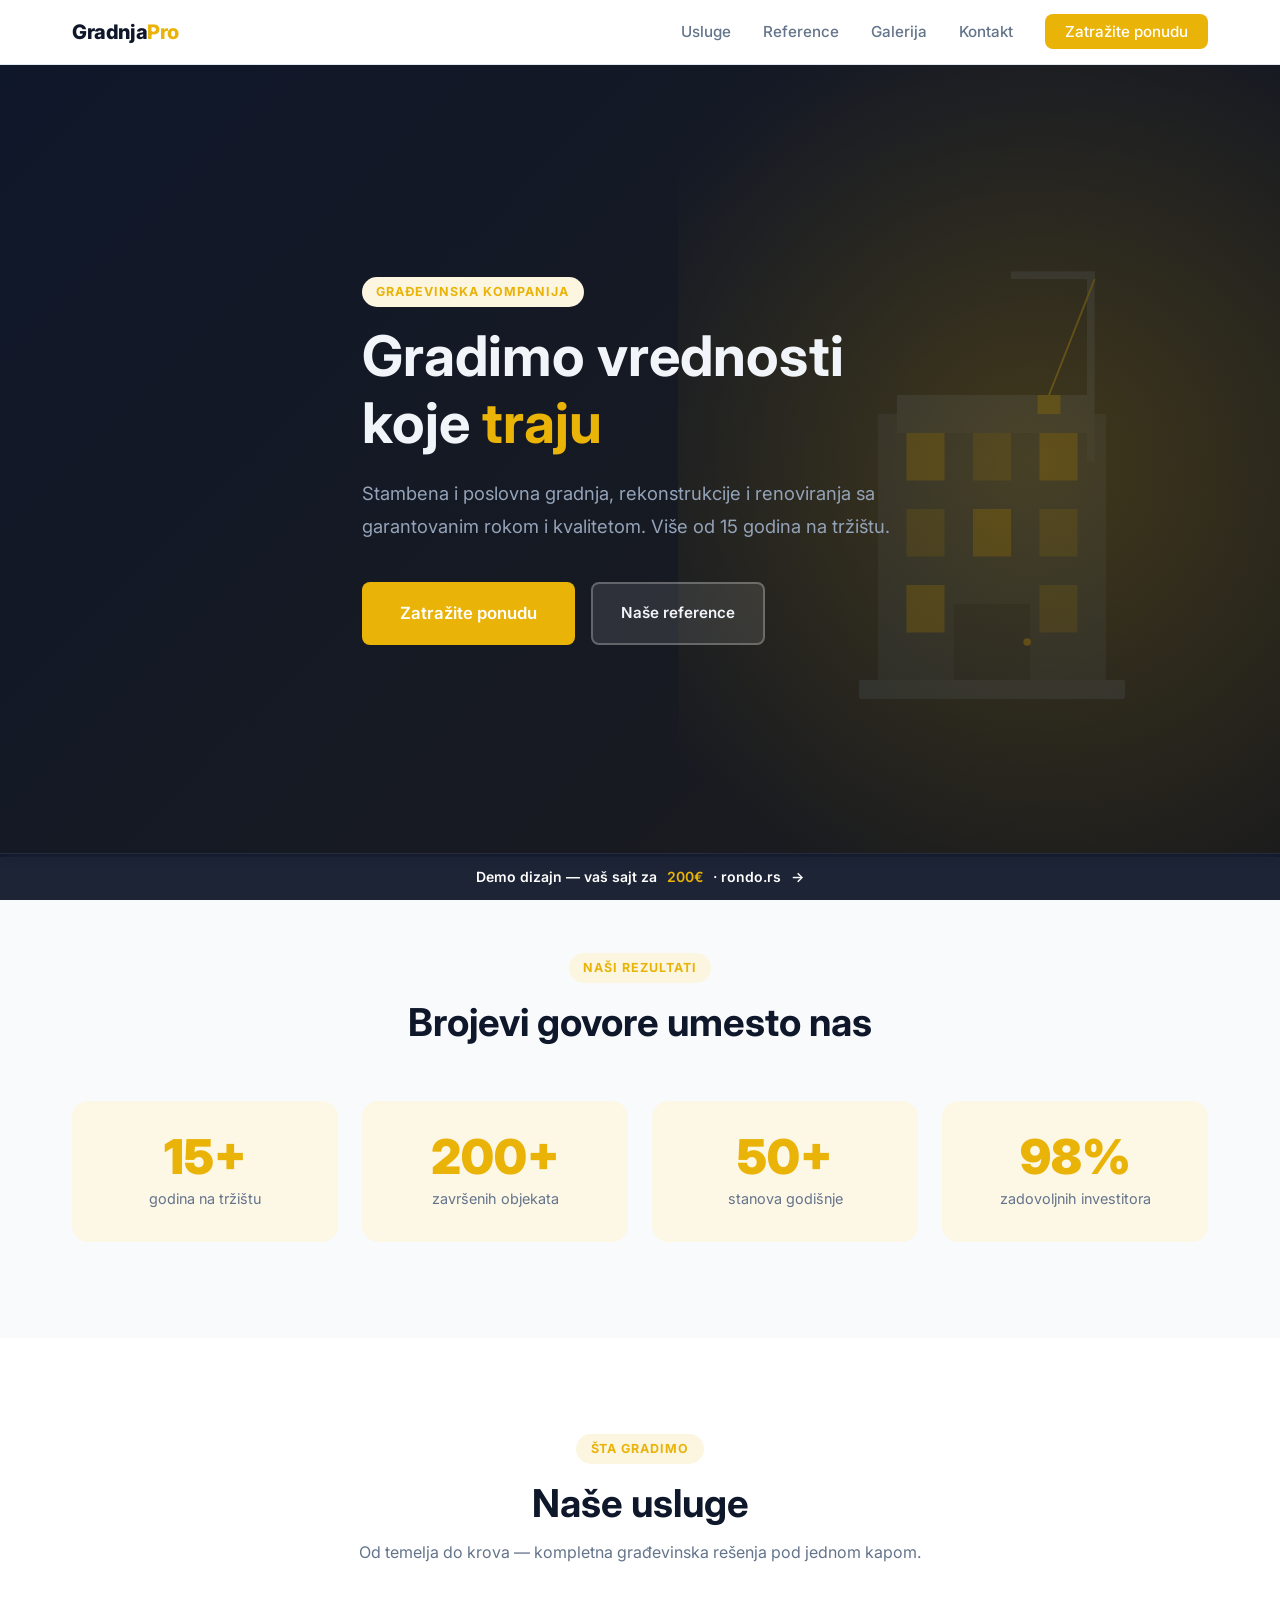
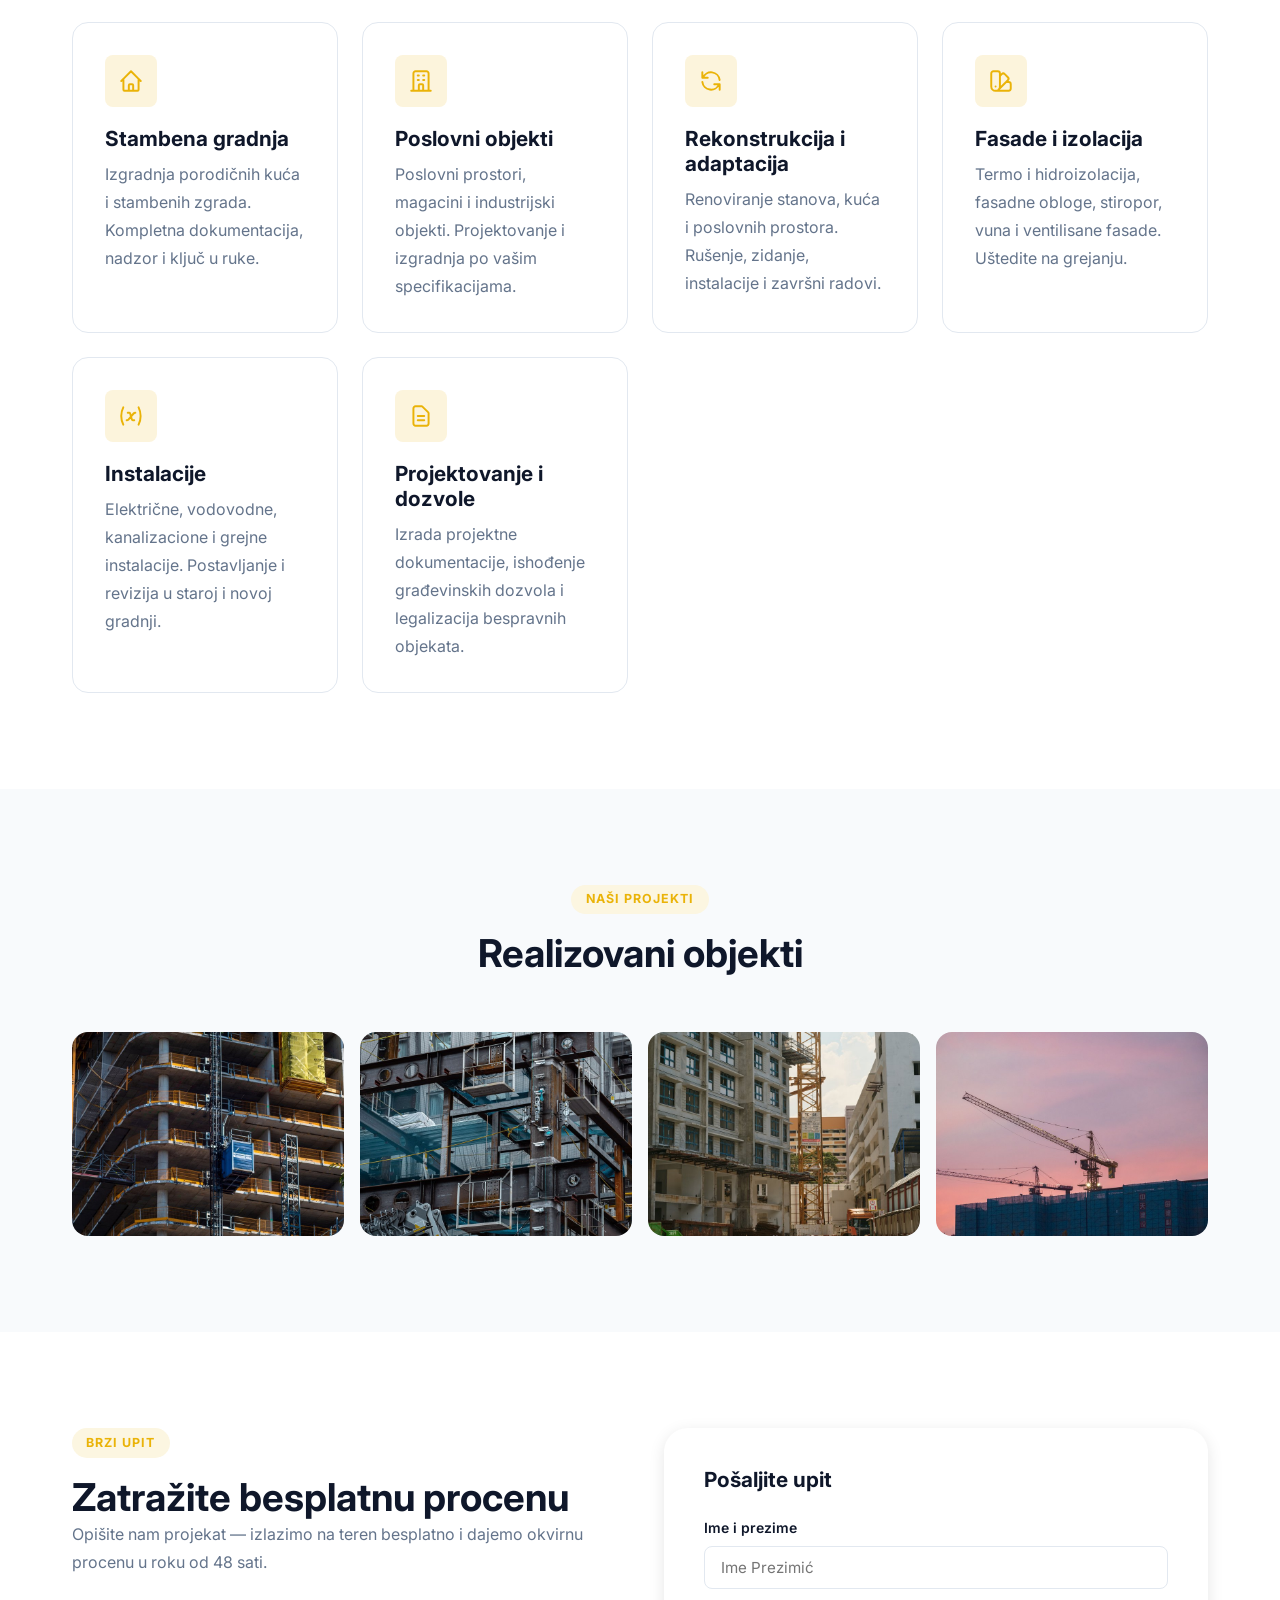
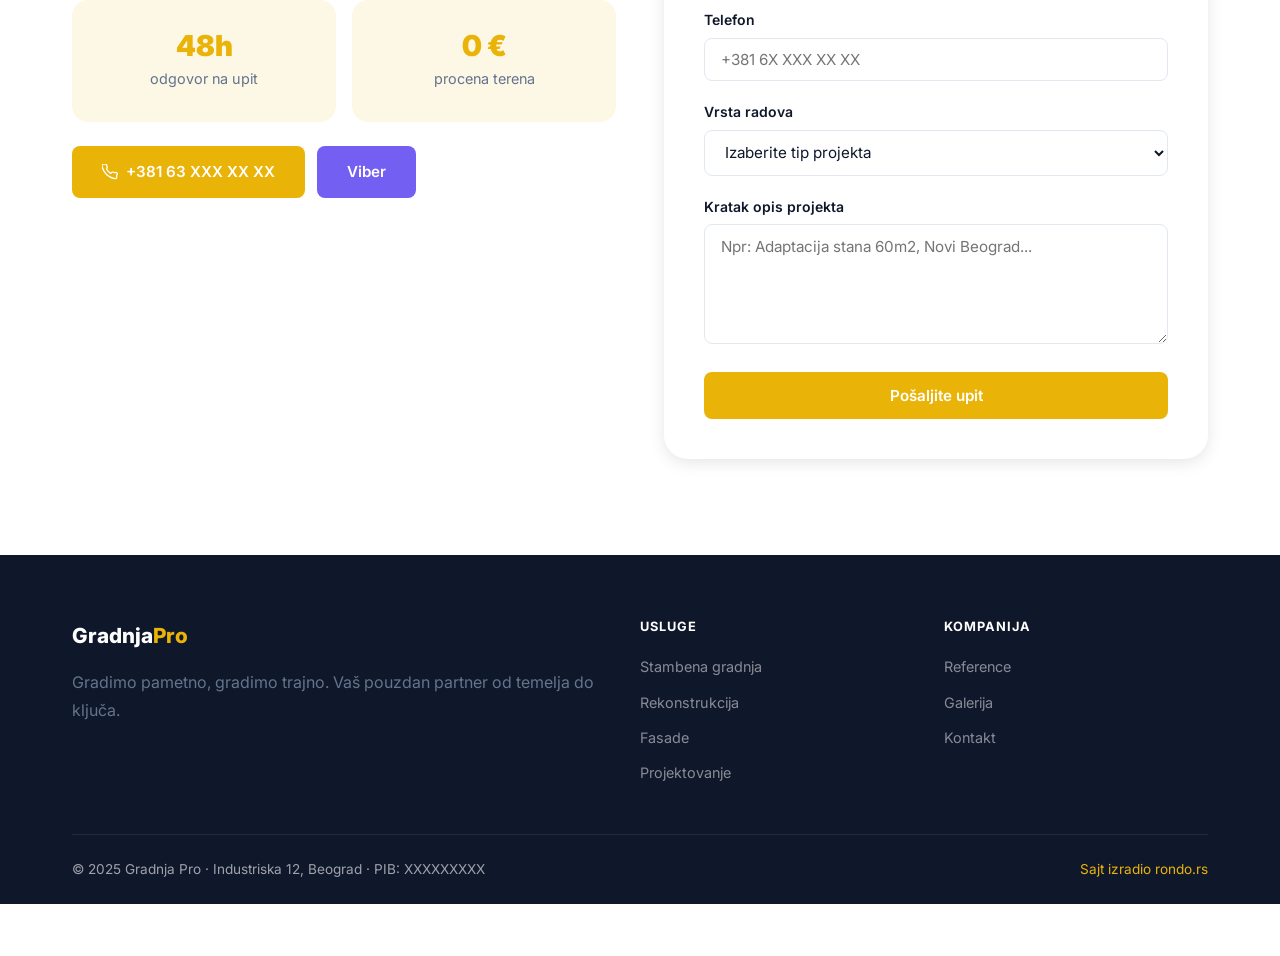
<file: gradjevina/index.html>
<!DOCTYPE html>
<html lang="sr">
<head>
  <meta charset="UTF-8">
  <meta name="viewport" content="width=device-width, initial-scale=1.0">
  <title>Gradnja Pro — Demo dizajn | rondo.rs</title>
  <meta name="description" content="Demo sajt za građevinsku firmu. Stambena gradnja, rekonstrukcije, fasade i enterijeri.">
  <link rel="preconnect" href="https://fonts.googleapis.com">
  <link rel="preconnect" href="https://fonts.gstatic.com" crossorigin>
  <link href="https://fonts.googleapis.com/css2?family=Inter:wght@400;500;600;700;800&display=swap" rel="stylesheet">
  <link rel="stylesheet" href="../assets/base.css">
  <link rel="stylesheet" href="theme.css">
</head>
<body>

<!-- NAV -->
<header class="nav" role="banner">
  <div class="container nav-inner">
    <a href="#" class="nav-logo">Gradnja<span>Pro</span></a>
    <ul class="nav-links" id="nav-links" role="list">
      <li><a href="#usluge">Usluge</a></li>
      <li><a href="#reference">Reference</a></li>
      <li><a href="#galerija">Galerija</a></li>
      <li><a href="#upit">Kontakt</a></li>
      <li><a href="#upit" class="nav-cta">Zatražite ponudu</a></li>
    </ul>
    <button class="nav-toggle" id="nav-toggle" aria-label="Otvori meni" aria-expanded="false" aria-controls="nav-links">
      <span class="hamburger" aria-hidden="true"><span></span><span></span><span></span></span>
    </button>
  </div>
</header>

<!-- HERO: gradient dark/industrial + visual -->
<section class="hero-gradient" aria-label="Naslovna">
  <div class="container">
    <div class="hero-gradient-content">
      <span class="section-label">Građevinska kompanija</span>
      <h1>Gradimo vrednosti<br>koje <span class="text-accent">traju</span></h1>
      <p class="lead" style="color:#94a3b8;">Stambena i poslovna gradnja, rekonstrukcije i renoviranja sa garantovanim rokom i kvalitetom. Više od 15 godina na tržištu.</p>
      <div class="hero-btns" style="justify-content:flex-start;">
        <a href="#upit" class="btn btn-primary btn-lg">Zatražite ponudu</a>
        <a href="#reference" class="btn" style="background:rgba(255,255,255,0.1);color:#f1f5f9;border-color:rgba(255,255,255,0.25);" class="btn-lg">Naše reference</a>
      </div>
    </div>
  </div>
  <!-- Ilustracija -->
  <div style="position:absolute;right:0;top:0;bottom:0;width:45%;display:flex;align-items:center;justify-content:center;pointer-events:none;" aria-hidden="true">
    <svg viewBox="0 0 400 500" fill="none" xmlns="http://www.w3.org/2000/svg" style="width:90%;max-width:380px;opacity:0.25;">
      <!-- Zgrada stilizovana -->
      <rect x="80" y="200" width="240" height="280" fill="#334155"/>
      <rect x="100" y="180" width="200" height="40" fill="#475569"/>
      <!-- Prozori -->
      <rect x="110" y="220" width="40" height="50" fill="#eab308" opacity="0.7"/>
      <rect x="180" y="220" width="40" height="50" fill="#eab308" opacity="0.4"/>
      <rect x="250" y="220" width="40" height="50" fill="#eab308" opacity="0.7"/>
      <rect x="110" y="300" width="40" height="50" fill="#eab308" opacity="0.4"/>
      <rect x="180" y="300" width="40" height="50" fill="#eab308" opacity="0.7"/>
      <rect x="250" y="300" width="40" height="50" fill="#eab308" opacity="0.4"/>
      <rect x="110" y="380" width="40" height="50" fill="#eab308" opacity="0.7"/>
      <rect x="250" y="380" width="40" height="50" fill="#eab308" opacity="0.4"/>
      <!-- Ulaz -->
      <rect x="160" y="400" width="80" height="80" fill="#1e293b"/>
      <circle cx="237" cy="440" r="4" fill="#eab308"/>
      <!-- Kran -->
      <rect x="300" y="50" width="8" height="200" fill="#475569"/>
      <rect x="220" y="50" width="88" height="8" fill="#475569"/>
      <line x1="308" y1="58" x2="260" y2="180" stroke="#eab308" stroke-width="2"/>
      <rect x="248" y="180" width="24" height="20" fill="#eab308" opacity="0.8"/>
      <!-- Osnova -->
      <rect x="60" y="480" width="280" height="20" fill="#475569" rx="2"/>
    </svg>
  </div>
</section>

<!-- REFERENCE BROJEVI -->
<section class="section section--alt" id="reference" aria-labelledby="ref-h2">
  <div class="container">
    <div class="section-title reveal">
      <span class="section-label">Naši rezultati</span>
      <h2 id="ref-h2">Brojevi govore umesto nas</h2>
    </div>
    <div class="ref-grid">
      <div class="ref-item reveal">
        <div class="ref-num">15+</div>
        <div class="ref-label">godina na tržištu</div>
      </div>
      <div class="ref-item reveal">
        <div class="ref-num">200+</div>
        <div class="ref-label">završenih objekata</div>
      </div>
      <div class="ref-item reveal">
        <div class="ref-num">50+</div>
        <div class="ref-label">stanova godišnje</div>
      </div>
      <div class="ref-item reveal">
        <div class="ref-num">98%</div>
        <div class="ref-label">zadovoljnih investitora</div>
      </div>
    </div>
  </div>
</section>

<!-- USLUGE -->
<section class="section" id="usluge" aria-labelledby="usluge-h2">
  <div class="container">
    <div class="section-title reveal">
      <span class="section-label">Šta gradimo</span>
      <h2 id="usluge-h2">Naše usluge</h2>
      <p>Od temelja do krova — kompletna građevinska rešenja pod jednom kapom.</p>
    </div>
    <div class="services-grid">
      <div class="service-card reveal">
        <div class="card-icon" aria-hidden="true"><svg viewBox="0 0 24 24"><path d="M3 12l2-2m0 0l7-7 7 7M5 10v10a1 1 0 001 1h3m10-11l2 2m-2-2v10a1 1 0 01-1 1h-3m-6 0a1 1 0 001-1v-4a1 1 0 011-1h2a1 1 0 011 1v4a1 1 0 001 1m-6 0h6"/></svg></div>
        <h3>Stambena gradnja</h3>
        <p>Izgradnja porodičnih kuća i stambenih zgrada. Kompletna dokumentacija, nadzor i ključ u ruke.</p>
      </div>
      <div class="service-card reveal">
        <div class="card-icon" aria-hidden="true"><svg viewBox="0 0 24 24"><path d="M19 21V5a2 2 0 00-2-2H7a2 2 0 00-2 2v16m14 0h2m-2 0h-5m-9 0H3m2 0h5M9 7h1m-1 4h1m4-4h1m-1 4h1m-5 10v-5a1 1 0 011-1h2a1 1 0 011 1v5m-4 0h4"/></svg></div>
        <h3>Poslovni objekti</h3>
        <p>Poslovni prostori, magacini i industrijski objekti. Projektovanje i izgradnja po vašim specifikacijama.</p>
      </div>
      <div class="service-card reveal">
        <div class="card-icon" aria-hidden="true"><svg viewBox="0 0 24 24"><path d="M4 4v5h.582m15.356 2A8.001 8.001 0 004.582 9m0 0H9m11 11v-5h-.581m0 0a8.003 8.003 0 01-15.357-2m15.357 2H15"/></svg></div>
        <h3>Rekonstrukcija i adaptacija</h3>
        <p>Renoviranje stanova, kuća i poslovnih prostora. Rušenje, zidanje, instalacije i završni radovi.</p>
      </div>
      <div class="service-card reveal">
        <div class="card-icon" aria-hidden="true"><svg viewBox="0 0 24 24"><path d="M7 21a4 4 0 01-4-4V5a2 2 0 012-2h4a2 2 0 012 2v12a4 4 0 01-4 4zm0 0h12a2 2 0 002-2v-4a2 2 0 00-2-2h-2.343M11 7.343l1.657-1.657a2 2 0 012.828 0l2.829 2.829a2 2 0 010 2.828l-8.486 8.485M7 17h.01"/></svg></div>
        <h3>Fasade i izolacija</h3>
        <p>Termo i hidroizolacija, fasadne obloge, stiropor, vuna i ventilisane fasade. Uštedite na grejanju.</p>
      </div>
      <div class="service-card reveal">
        <div class="card-icon" aria-hidden="true"><svg viewBox="0 0 24 24"><path d="M4.871 4A17.926 17.926 0 003 12c0 2.874.673 5.59 1.871 8m14.13 0a17.926 17.926 0 001.87-8 17.926 17.926 0 00-1.87-8M9 9h1.246a1 1 0 01.961.725l1.586 5.55a1 1 0 00.961.725H15m1-7h-.08a2 2 0 00-1.519.698L9.6 15.302A2 2 0 018.08 16H8"/></svg></div>
        <h3>Instalacije</h3>
        <p>Električne, vodovodne, kanalizacione i grejne instalacije. Postavljanje i revizija u staroj i novoj gradnji.</p>
      </div>
      <div class="service-card reveal">
        <div class="card-icon" aria-hidden="true"><svg viewBox="0 0 24 24"><path d="M9 12h6m-6 4h6m2 5H7a2 2 0 01-2-2V5a2 2 0 012-2h5.586a1 1 0 01.707.293l5.414 5.414a1 1 0 01.293.707V19a2 2 0 01-2 2z"/></svg></div>
        <h3>Projektovanje i dozvole</h3>
        <p>Izrada projektne dokumentacije, ishođenje građevinskih dozvola i legalizacija bespravnih objekata.</p>
      </div>
    </div>
  </div>
</section>

<!-- GALERIJA -->
<section class="section section--alt" id="galerija" aria-labelledby="gal-h2">
  <div class="container">
    <div class="section-title reveal">
      <span class="section-label">Naši projekti</span>
      <h2 id="gal-h2">Realizovani objekti</h2>
    </div>
    <div class="gallery-grid">
      <!-- zameni pravim fotografijama -->
      <div class="gallery-item reveal"><img src="img/g1.jpg" alt="Stambena zgrada projekat 1" loading="lazy" decoding="async" width="800" height="600"><div class="gallery-overlay" aria-hidden="true"></div></div>
      <div class="gallery-item reveal"><img src="img/g2.jpg" alt="Rekonstrukcija fasade" loading="lazy" decoding="async" width="800" height="600"><div class="gallery-overlay" aria-hidden="true"></div></div>
      <div class="gallery-item reveal"><img src="img/g3.jpg" alt="Poslovni objekat" loading="lazy" decoding="async" width="800" height="600"><div class="gallery-overlay" aria-hidden="true"></div></div>
      <div class="gallery-item reveal"><img src="img/g4.jpg" alt="Enterijer projekat" loading="lazy" decoding="async" width="800" height="600"><div class="gallery-overlay" aria-hidden="true"></div></div>
    </div>
  </div>
</section>

<!-- BRZI UPIT -->
<section class="section" id="upit" aria-labelledby="upit-h2">
  <div class="container">
    <div style="display:grid;grid-template-columns:1fr 1fr;gap:3rem;align-items:start;">
      <div class="reveal">
        <span class="section-label">Brzi upit</span>
        <h2 id="upit-h2">Zatražite besplatnu procenu</h2>
        <p style="margin-bottom:1.5rem;">Opišite nam projekat — izlazimo na teren besplatno i dajemo okvirnu procenu u roku od 48 sati.</p>
        <div class="ref-grid" style="grid-template-columns:1fr 1fr;gap:1rem;">
          <div class="ref-item">
            <div class="ref-num" style="font-size:1.8rem;">48h</div>
            <div class="ref-label">odgovor na upit</div>
          </div>
          <div class="ref-item">
            <div class="ref-num" style="font-size:1.8rem;">0 €</div>
            <div class="ref-label">procena terena</div>
          </div>
        </div>
        <div class="contact-btns" style="margin-top:1.5rem;">
          <a href="tel:+38163XXXXXXX" class="btn btn-primary">
            <svg width="16" height="16" viewBox="0 0 24 24" fill="none" stroke="currentColor" stroke-width="2" aria-hidden="true"><path d="M22 16.92v3a2 2 0 01-2.18 2A19.79 19.79 0 0111.19 19 19.5 19.5 0 013.07 10.8 19.79 19.79 0 010 2.19 2 2 0 012 0h3a2 2 0 012 1.72 12.84 12.84 0 00.7 2.81 2 2 0 01-.45 2.11L6.91 7.91a16 16 0 006.18 6.18l1.27-1.27a2 2 0 012.11-.45 12.84 12.84 0 002.81.7A2 2 0 0122 16.92z"/></svg>
            +381 63 XXX XX XX
          </a>
          <a href="viber://chat?number=%2B38163XXXXXXX" class="btn btn-viber">Viber</a>
        </div>
      </div>
      <div class="quick-form reveal">
        <h3>Pošaljite upit</h3>
        <div class="form-group">
          <label for="ime">Ime i prezime</label>
          <input type="text" id="ime" placeholder="Ime Prezimić" autocomplete="name">
        </div>
        <div class="form-group">
          <label for="tel">Telefon</label>
          <input type="tel" id="tel" placeholder="+381 6X XXX XX XX" autocomplete="tel">
        </div>
        <div class="form-group">
          <label for="vrstaradova">Vrsta radova</label>
          <select id="vrstaradova">
            <option value="">Izaberite tip projekta</option>
            <option>Nova kuća / zgrada</option>
            <option>Rekonstrukcija / adaptacija</option>
            <option>Fasada i izolacija</option>
            <option>Poslovni objekat</option>
            <option>Instalacije</option>
            <option>Projektovanje</option>
            <option>Ostalo</option>
          </select>
        </div>
        <div class="form-group">
          <label for="opis">Kratak opis projekta</label>
          <textarea id="opis" placeholder="Npr: Adaptacija stana 60m2, Novi Beograd..."></textarea>
        </div>
        <button class="btn btn-primary" style="width:100%;justify-content:center;" type="button">Pošaljite upit</button>
      </div>
    </div>
  </div>
</section>

<footer class="footer" role="contentinfo">
  <div class="container">
    <div class="footer-grid">
      <div class="footer-brand">
        <a href="#" class="footer-logo">Gradnja<span>Pro</span></a>
        <p>Gradimo pametno, gradimo trajno. Vaš pouzdan partner od temelja do ključa.</p>
      </div>
      <nav aria-label="Footer usluge">
        <h4>Usluge</h4>
        <ul>
          <li><a href="#usluge">Stambena gradnja</a></li>
          <li><a href="#usluge">Rekonstrukcija</a></li>
          <li><a href="#usluge">Fasade</a></li>
          <li><a href="#usluge">Projektovanje</a></li>
        </ul>
      </nav>
      <nav aria-label="Footer info">
        <h4>Kompanija</h4>
        <ul>
          <li><a href="#reference">Reference</a></li>
          <li><a href="#galerija">Galerija</a></li>
          <li><a href="#upit">Kontakt</a></li>
        </ul>
      </nav>
    </div>
    <div class="footer-bottom">
      <span>© 2025 Gradnja Pro · Industriska 12, Beograd · PIB: XXXXXXXXX</span>
      <a href="https://rondo.rs/usluge/novo/" target="_blank" rel="noopener">Sajt izradio rondo.rs</a>
    </div>
  </div>
</footer>

<div class="demo-bar" role="complementary" aria-label="Demo informacija">
  <a href="https://rondo.rs/usluge/novo/" target="_blank" rel="noopener">
    Demo dizajn — vaš sajt za <span class="demo-bar-hi">200€</span> · rondo.rs
  </a>
</div>

<script src="../assets/base.js" defer></script>
</body>
</html>
</file>
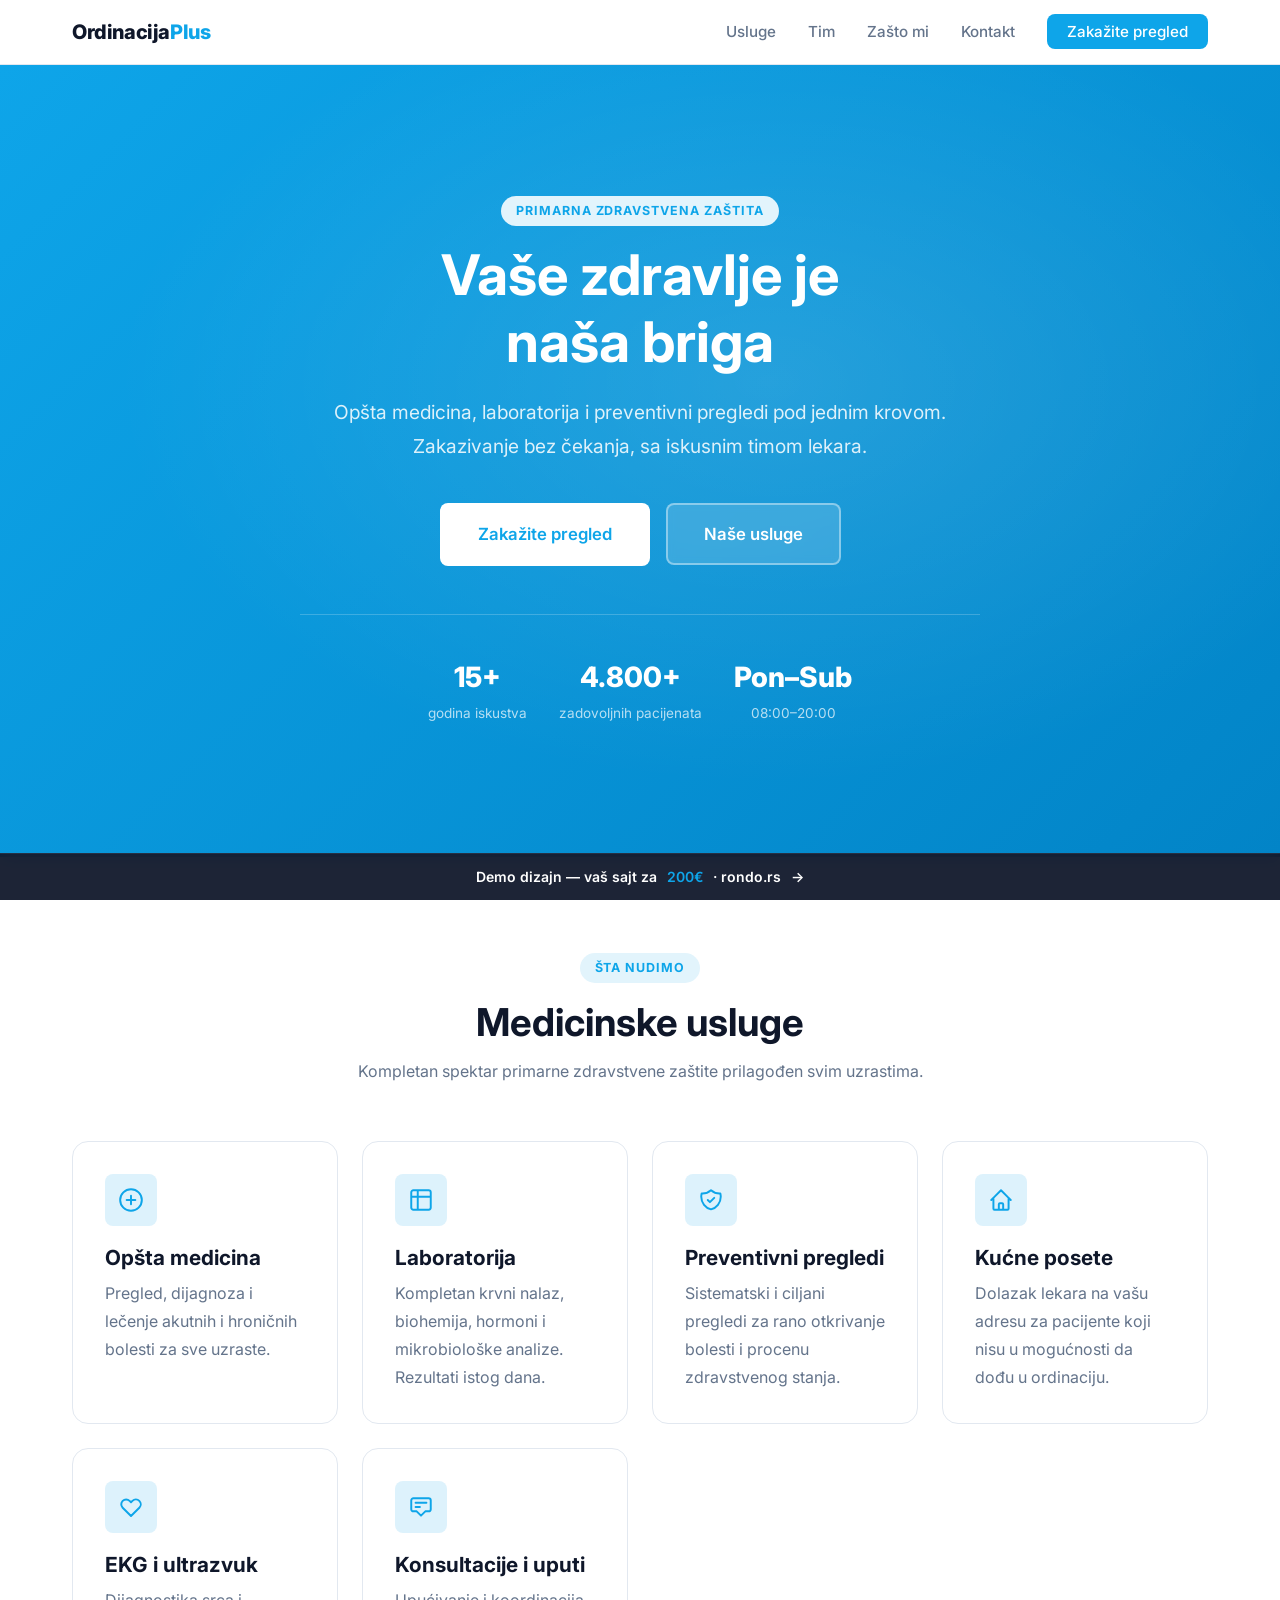
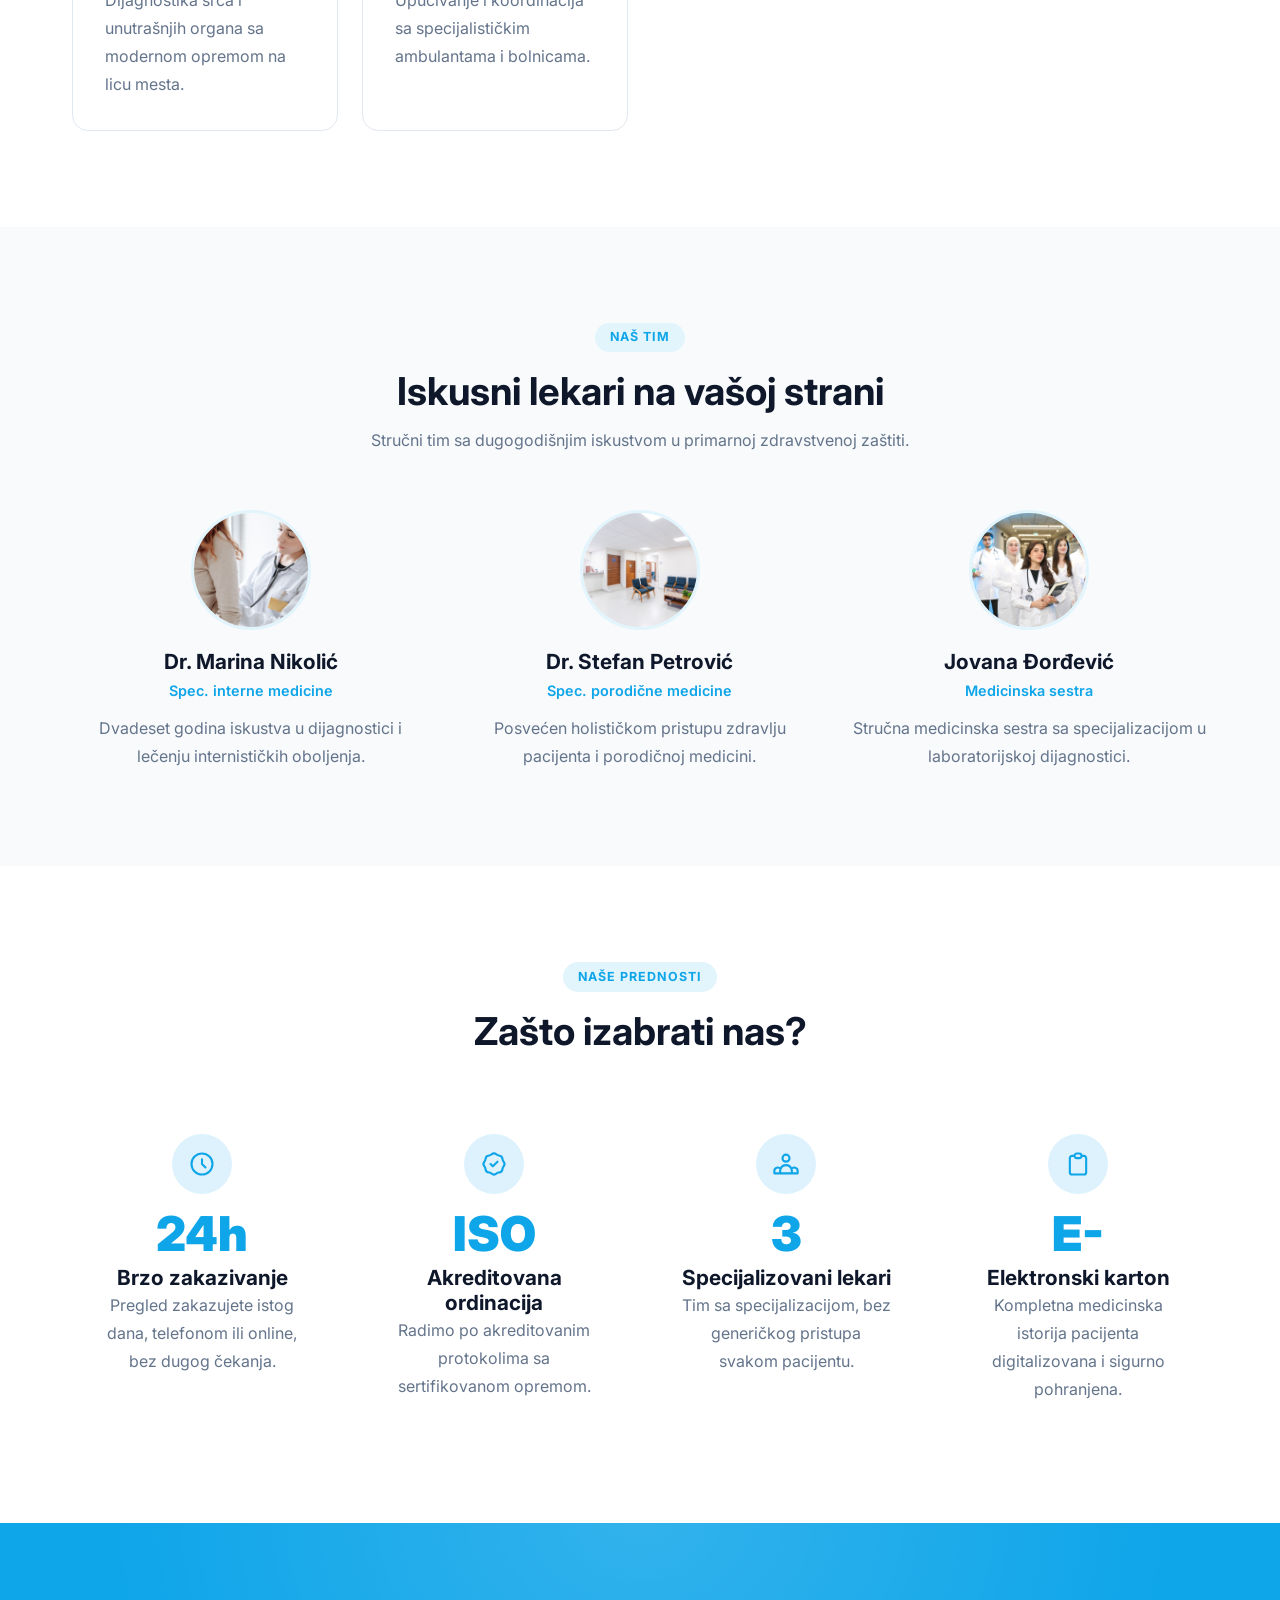
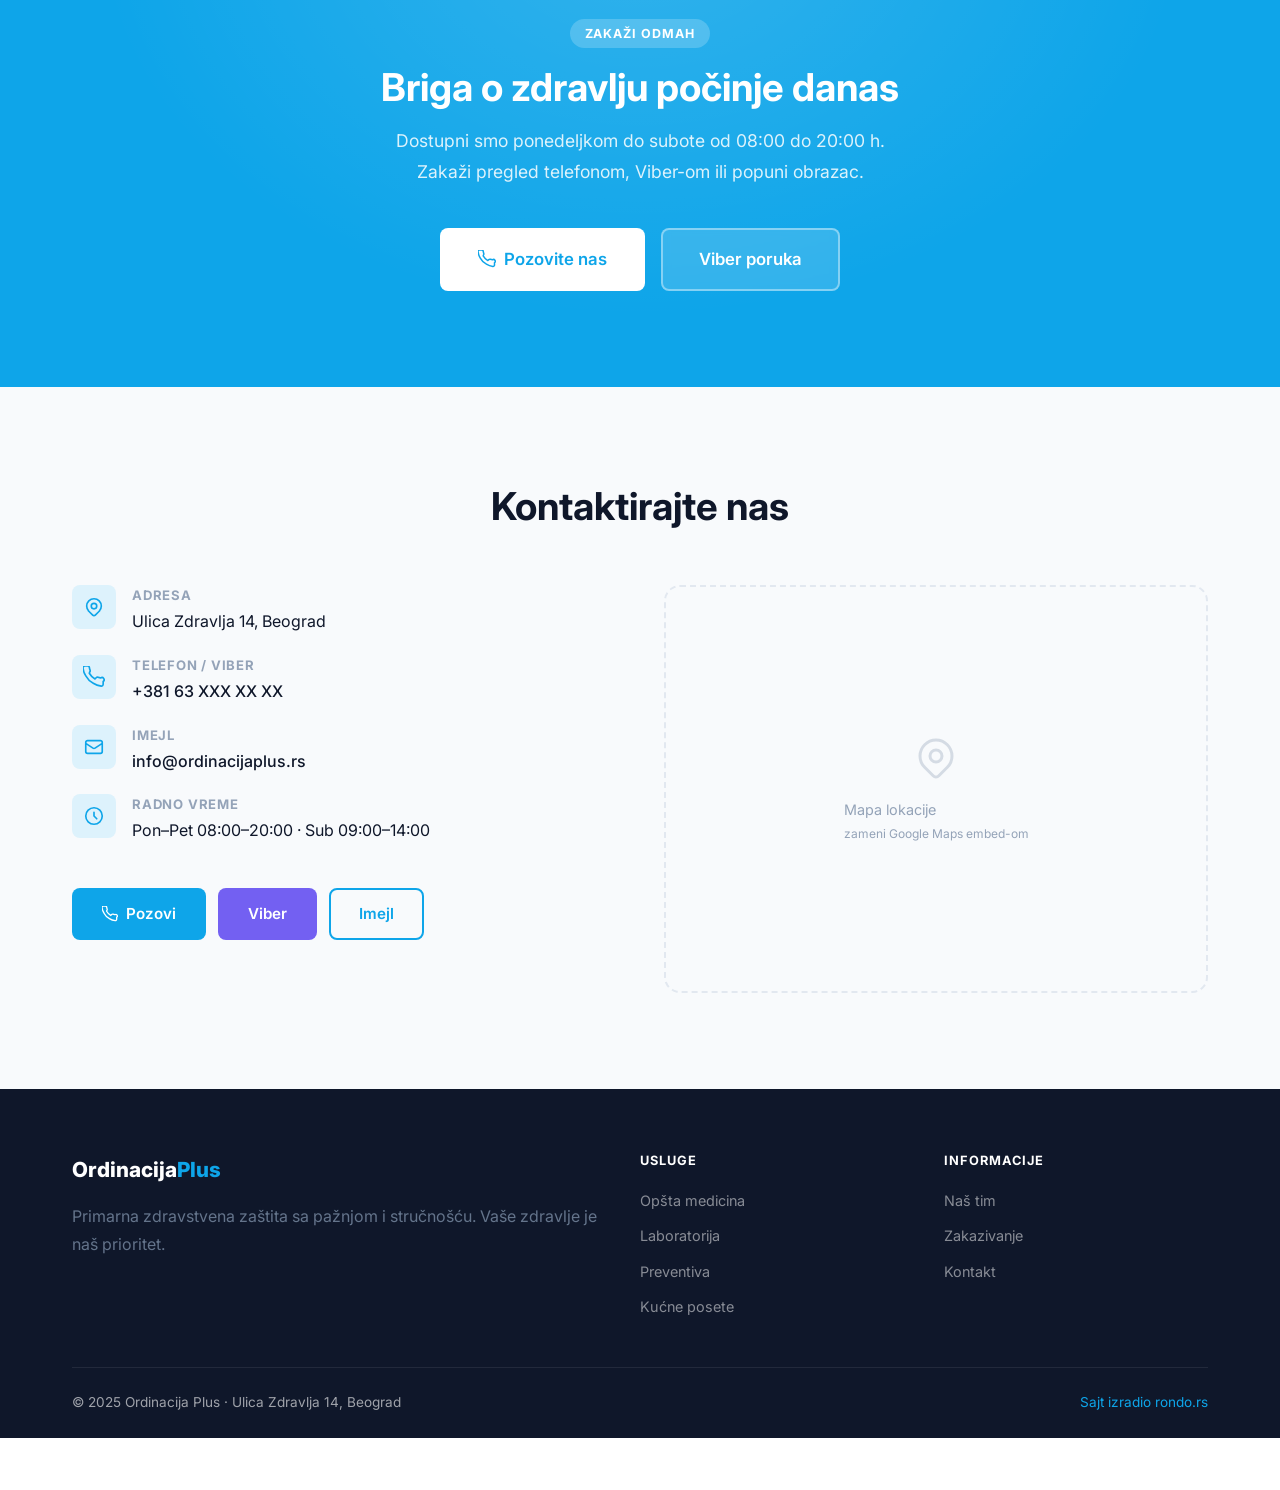
<file: medicinska/index.html>
<!DOCTYPE html>
<html lang="sr">
<head>
  <meta charset="UTF-8">
  <meta name="viewport" content="width=device-width, initial-scale=1.0">
  <title>Ordinacija Plus — Demo dizajn | rondo.rs</title>
  <meta name="description" content="Demo sajt za medicinsku ordinaciju. Primarna zdravstvena zaštita, laboratorija i preventivni pregledi.">
  <link rel="preconnect" href="https://fonts.googleapis.com">
  <link rel="preconnect" href="https://fonts.gstatic.com" crossorigin>
  <link href="https://fonts.googleapis.com/css2?family=Inter:wght@400;500;600;700;800&display=swap" rel="stylesheet">
  <link rel="stylesheet" href="../assets/base.css">
  <link rel="stylesheet" href="theme.css">
</head>
<body>

<!-- NAV -->
<header class="nav" role="banner">
  <div class="container nav-inner">
    <a href="#" class="nav-logo">Ordinacija<span>Plus</span></a>
    <ul class="nav-links" id="nav-links" role="list">
      <li><a href="#usluge">Usluge</a></li>
      <li><a href="#tim">Tim</a></li>
      <li><a href="#zasto-mi">Zašto mi</a></li>
      <li><a href="#kontakt">Kontakt</a></li>
      <li><a href="#zakazivanje" class="nav-cta">Zakažite pregled</a></li>
    </ul>
    <button class="nav-toggle" id="nav-toggle" aria-label="Otvori meni" aria-expanded="false" aria-controls="nav-links">
      <span class="hamburger" aria-hidden="true"><span></span><span></span><span></span></span>
    </button>
  </div>
</header>

<!-- HERO: centered gradient -->
<section class="hero-centered" aria-label="Naslovna">
  <div class="hero-centered-content">
    <span class="section-label">Primarna zdravstvena zaštita</span>
    <h1>Vaše zdravlje je<br>naša briga</h1>
    <p class="lead">Opšta medicina, laboratorija i preventivni pregledi pod jednim krovom. Zakazivanje bez čekanja, sa iskusnim timom lekara.</p>
    <div class="hero-btns">
      <a href="#zakazivanje" class="btn btn-white btn-lg">Zakažite pregled</a>
      <a href="#usluge" class="btn btn-ghost btn-lg">Naše usluge</a>
    </div>
    <div class="hero-badges">
      <div class="hero-badge"><strong>15+</strong><span>godina iskustva</span></div>
      <div class="hero-badge"><strong>4.800+</strong><span>zadovoljnih pacijenata</span></div>
      <div class="hero-badge"><strong>Pon–Sub</strong><span>08:00–20:00</span></div>
    </div>
  </div>
</section>

<!-- USLUGE -->
<section class="section" id="usluge" aria-labelledby="usluge-h2">
  <div class="container">
    <div class="section-title reveal">
      <span class="section-label">Šta nudimo</span>
      <h2 id="usluge-h2">Medicinske usluge</h2>
      <p>Kompletan spektar primarne zdravstvene zaštite prilagođen svim uzrastima.</p>
    </div>
    <div class="services-grid">
      <div class="service-card reveal">
        <div class="card-icon" aria-hidden="true">
          <svg viewBox="0 0 24 24"><path d="M12 2a10 10 0 100 20A10 10 0 0012 2zm0 6v8m-4-4h8"/></svg>
        </div>
        <h3>Opšta medicina</h3>
        <p>Pregled, dijagnoza i lečenje akutnih i hroničnih bolesti za sve uzraste.</p>
      </div>
      <div class="service-card reveal">
        <div class="card-icon" aria-hidden="true">
          <svg viewBox="0 0 24 24"><path d="M9 3H5a2 2 0 00-2 2v4m6-6h10a2 2 0 012 2v4M9 3v18m0 0h10a2 2 0 002-2V9M9 21H5a2 2 0 01-2-2V9m0 0h18"/></svg>
        </div>
        <h3>Laboratorija</h3>
        <p>Kompletan krvni nalaz, biohemija, hormoni i mikrobiološke analize. Rezultati istog dana.</p>
      </div>
      <div class="service-card reveal">
        <div class="card-icon" aria-hidden="true">
          <svg viewBox="0 0 24 24"><path d="M9 12l2 2 4-4m5.618-4.016A11.955 11.955 0 0112 2.944a11.955 11.955 0 01-8.618 3.04A12.02 12.02 0 003 9c0 5.591 3.824 10.29 9 11.622 5.176-1.332 9-6.03 9-11.622 0-1.042-.133-2.052-.382-3.016z"/></svg>
        </div>
        <h3>Preventivni pregledi</h3>
        <p>Sistematski i ciljani pregledi za rano otkrivanje bolesti i procenu zdravstvenog stanja.</p>
      </div>
      <div class="service-card reveal">
        <div class="card-icon" aria-hidden="true">
          <svg viewBox="0 0 24 24"><path d="M3 12l2-2m0 0l7-7 7 7M5 10v10a1 1 0 001 1h3m10-11l2 2m-2-2v10a1 1 0 01-1 1h-3m-6 0a1 1 0 001-1v-4a1 1 0 011-1h2a1 1 0 011 1v4a1 1 0 001 1m-6 0h6"/></svg>
        </div>
        <h3>Kućne posete</h3>
        <p>Dolazak lekara na vašu adresu za pacijente koji nisu u mogućnosti da dođu u ordinaciju.</p>
      </div>
      <div class="service-card reveal">
        <div class="card-icon" aria-hidden="true">
          <svg viewBox="0 0 24 24"><path d="M4.318 6.318a4.5 4.5 0 000 6.364L12 20.364l7.682-7.682a4.5 4.5 0 00-6.364-6.364L12 7.636l-1.318-1.318a4.5 4.5 0 00-6.364 0z"/></svg>
        </div>
        <h3>EKG i ultrazvuk</h3>
        <p>Dijagnostika srca i unutrašnjih organa sa modernom opremom na licu mesta.</p>
      </div>
      <div class="service-card reveal">
        <div class="card-icon" aria-hidden="true">
          <svg viewBox="0 0 24 24"><path d="M7 8h10M7 12h4m1 8l-4-4H5a2 2 0 01-2-2V6a2 2 0 012-2h14a2 2 0 012 2v8a2 2 0 01-2 2h-3l-4 4z"/></svg>
        </div>
        <h3>Konsultacije i uputi</h3>
        <p>Upućivanje i koordinacija sa specijalističkim ambulantama i bolnicama.</p>
      </div>
    </div>
  </div>
</section>

<!-- TIM -->
<section class="section section--alt" id="tim" aria-labelledby="tim-h2">
  <div class="container">
    <div class="section-title reveal">
      <span class="section-label">Naš tim</span>
      <h2 id="tim-h2">Iskusni lekari na vašoj strani</h2>
      <p>Stručni tim sa dugogodišnjim iskustvom u primarnoj zdravstvenoj zaštiti.</p>
    </div>
    <div class="team-grid">
      <div class="team-card reveal">
        <!-- zameni pravom fotografijom -->
        <div class="team-avatar"><img src="img/g1.jpg" alt="Dr. Marina Nikolić" loading="lazy" decoding="async" width="480" height="480"></div>
        <h3>Dr. Marina Nikolić</h3>
        <span class="team-role">Spec. interne medicine</span>
        <p>Dvadeset godina iskustva u dijagnostici i lečenju internističkih oboljenja.</p>
      </div>
      <div class="team-card reveal">
        <!-- zameni pravom fotografijom -->
        <div class="team-avatar"><img src="img/g2.jpg" alt="Recepcija i čekaonica ordinacije" loading="lazy" decoding="async" width="480" height="480"></div>
        <h3>Dr. Stefan Petrović</h3>
        <span class="team-role">Spec. porodične medicine</span>
        <p>Posvećen holističkom pristupu zdravlju pacijenta i porodičnoj medicini.</p>
      </div>
      <div class="team-card reveal">
        <!-- zameni pravom fotografijom -->
        <div class="team-avatar"><img src="img/g3.jpg" alt="Tim lekara Ordinacije Plus" loading="lazy" decoding="async" width="480" height="480"></div>
        <h3>Jovana Đorđević</h3>
        <span class="team-role">Medicinska sestra</span>
        <p>Stručna medicinska sestra sa specijalizacijom u laboratorijskoj dijagnostici.</p>
      </div>
    </div>
  </div>
</section>

<!-- ZASTO MI -->
<section class="section" id="zasto-mi" aria-labelledby="zasto-h2">
  <div class="container">
    <div class="section-title reveal">
      <span class="section-label">Naše prednosti</span>
      <h2 id="zasto-h2">Zašto izabrati nas?</h2>
    </div>
    <div class="why-grid">
      <div class="why-item reveal">
        <div class="why-icon" aria-hidden="true"><svg viewBox="0 0 24 24"><path d="M12 8v4l3 3m6-3a9 9 0 11-18 0 9 9 0 0118 0z"/></svg></div>
        <div class="why-num">24h</div>
        <h3>Brzo zakazivanje</h3>
        <p>Pregled zakazujete istog dana, telefonom ili online, bez dugog čekanja.</p>
      </div>
      <div class="why-item reveal">
        <div class="why-icon" aria-hidden="true"><svg viewBox="0 0 24 24"><path d="M9 12l2 2 4-4M7.835 4.697a3.42 3.42 0 001.946-.806 3.42 3.42 0 014.438 0 3.42 3.42 0 001.946.806 3.42 3.42 0 013.138 3.138 3.42 3.42 0 00.806 1.946 3.42 3.42 0 010 4.438 3.42 3.42 0 00-.806 1.946 3.42 3.42 0 01-3.138 3.138 3.42 3.42 0 00-1.946.806 3.42 3.42 0 01-4.438 0 3.42 3.42 0 00-1.946-.806 3.42 3.42 0 01-3.138-3.138 3.42 3.42 0 00-.806-1.946 3.42 3.42 0 010-4.438 3.42 3.42 0 00.806-1.946 3.42 3.42 0 013.138-3.138z"/></svg></div>
        <div class="why-num">ISO</div>
        <h3>Akreditovana ordinacija</h3>
        <p>Radimo po akreditovanim protokolima sa sertifikovanom opremom.</p>
      </div>
      <div class="why-icon-item why-item reveal">
        <div class="why-icon" aria-hidden="true"><svg viewBox="0 0 24 24"><path d="M17 20h5v-2a3 3 0 00-5.356-1.857M17 20H7m10 0v-2c0-.656-.126-1.283-.356-1.857M7 20H2v-2a3 3 0 015.356-1.857M7 20v-2c0-.656.126-1.283.356-1.857m0 0a5.002 5.002 0 019.288 0M15 7a3 3 0 11-6 0 3 3 0 016 0z"/></svg></div>
        <div class="why-num">3</div>
        <h3>Specijalizovani lekari</h3>
        <p>Tim sa specijalizacijom, bez generičkog pristupa svakom pacijentu.</p>
      </div>
      <div class="why-item reveal">
        <div class="why-icon" aria-hidden="true"><svg viewBox="0 0 24 24"><path d="M9 5H7a2 2 0 00-2 2v12a2 2 0 002 2h10a2 2 0 002-2V7a2 2 0 00-2-2h-2M9 5a2 2 0 002 2h2a2 2 0 002-2M9 5a2 2 0 012-2h2a2 2 0 012 2"/></svg></div>
        <div class="why-num">E-</div>
        <h3>Elektronski karton</h3>
        <p>Kompletna medicinska istorija pacijenta digitalizovana i sigurno pohranjena.</p>
      </div>
    </div>
  </div>
</section>

<!-- ZAKAZIVANJE CTA -->
<section class="cta-section" id="zakazivanje" aria-labelledby="cta-h2">
  <div class="cta-section-inner">
    <span class="section-label" style="background:rgba(255,255,255,0.2);color:#fff;">Zakaži odmah</span>
    <h2 id="cta-h2">Briga o zdravlju počinje danas</h2>
    <p>Dostupni smo ponedeljkom do subote od 08:00 do 20:00 h.<br>Zakaži pregled telefonom, Viber-om ili popuni obrazac.</p>
    <div class="hero-btns">
      <a href="tel:+38163XXXXXXX" class="btn btn-white btn-lg">
        <svg width="18" height="18" viewBox="0 0 24 24" fill="none" stroke="currentColor" stroke-width="2" stroke-linecap="round" stroke-linejoin="round" aria-hidden="true"><path d="M22 16.92v3a2 2 0 01-2.18 2 19.79 19.79 0 01-8.63-3.07A19.5 19.5 0 013.07 10.8 19.79 19.79 0 01.0 2.19 2 2 0 012 0h3a2 2 0 012 1.72c.127.96.361 1.903.7 2.81a2 2 0 01-.45 2.11L6.91 7.91a16 16 0 006.18 6.18l1.27-1.27a2 2 0 012.11-.45c.907.339 1.85.573 2.81.7A2 2 0 0122 16.92z"/></svg>
        Pozovite nas
      </a>
      <a href="viber://chat?number=%2B38163XXXXXXX" class="btn btn-ghost btn-lg">Viber poruka</a>
    </div>
  </div>
</section>

<!-- KONTAKT -->
<section class="section section--alt" id="kontakt" aria-labelledby="kontakt-h2">
  <div class="container">
    <div class="section-title reveal">
      <h2 id="kontakt-h2">Kontaktirajte nas</h2>
    </div>
    <div class="contact-grid">
      <div class="contact-info reveal">
        <div class="contact-item">
          <div class="contact-icon" aria-hidden="true"><svg viewBox="0 0 24 24"><path d="M17.657 16.657L13.414 20.9a1.998 1.998 0 01-2.827 0l-4.244-4.243a8 8 0 1111.314 0z"/><path d="M15 11a3 3 0 11-6 0 3 3 0 016 0z"/></svg></div>
          <div class="contact-item-text">
            <strong>Adresa</strong>
            <span>Ulica Zdravlja 14, Beograd</span>
          </div>
        </div>
        <div class="contact-item">
          <div class="contact-icon" aria-hidden="true"><svg viewBox="0 0 24 24"><path d="M22 16.92v3a2 2 0 01-2.18 2 19.79 19.79 0 01-8.63-3.07A19.5 19.5 0 013.07 10.8 19.79 19.79 0 010 2.19 2 2 0 012 0h3a2 2 0 012 1.72 12.84 12.84 0 00.7 2.81 2 2 0 01-.45 2.11L6.91 7.91a16 16 0 006.18 6.18l1.27-1.27a2 2 0 012.11-.45 12.84 12.84 0 002.81.7A2 2 0 0122 16.92z"/></svg></div>
          <div class="contact-item-text">
            <strong>Telefon / Viber</strong>
            <a href="tel:+38163XXXXXXX">+381 63 XXX XX XX</a>
          </div>
        </div>
        <div class="contact-item">
          <div class="contact-icon" aria-hidden="true"><svg viewBox="0 0 24 24"><path d="M3 8l7.89 5.26a2 2 0 002.22 0L21 8M5 19h14a2 2 0 002-2V7a2 2 0 00-2-2H5a2 2 0 00-2 2v10a2 2 0 002 2z"/></svg></div>
          <div class="contact-item-text">
            <strong>Imejl</strong>
            <a href="mailto:info@ordinacijaplus.rs">info@ordinacijaplus.rs</a>
          </div>
        </div>
        <div class="contact-item">
          <div class="contact-icon" aria-hidden="true"><svg viewBox="0 0 24 24"><path d="M12 8v4l3 3m6-3a9 9 0 11-18 0 9 9 0 0118 0z"/></svg></div>
          <div class="contact-item-text">
            <strong>Radno vreme</strong>
            <span>Pon–Pet 08:00–20:00 · Sub 09:00–14:00</span>
          </div>
        </div>
        <div class="contact-btns">
          <a href="tel:+38163XXXXXXX" class="btn btn-primary">
            <svg width="16" height="16" viewBox="0 0 24 24" fill="none" stroke="currentColor" stroke-width="2" aria-hidden="true"><path d="M22 16.92v3a2 2 0 01-2.18 2A19.79 19.79 0 0111.19 19 19.5 19.5 0 013.07 10.8 19.79 19.79 0 01.0 2.19 2 2 0 012 0h3a2 2 0 012 1.72 12.84 12.84 0 00.7 2.81 2 2 0 01-.45 2.11L6.91 7.91a16 16 0 006.18 6.18l1.27-1.27a2 2 0 012.11-.45 12.84 12.84 0 002.81.7A2 2 0 0122 16.92z"/></svg>
            Pozovi
          </a>
          <a href="viber://chat?number=%2B38163XXXXXXX" class="btn btn-viber">Viber</a>
          <a href="mailto:info@ordinacijaplus.rs" class="btn btn-outline">Imejl</a>
        </div>
      </div>
      <!-- zameni pravom Google Maps embed-om -->
      <div class="map-placeholder reveal" role="img" aria-label="Mapa lokacije">
        <svg viewBox="0 0 24 24" fill="none" stroke="currentColor" stroke-width="1.5" aria-hidden="true"><path d="M17.657 16.657L13.414 20.9a2 2 0 01-2.827 0l-4.244-4.243a8 8 0 1111.314 0z"/><path d="M15 11a3 3 0 11-6 0 3 3 0 016 0z"/></svg>
        <span>Mapa lokacije<br><small>zameni Google Maps embed-om</small></span>
      </div>
    </div>
  </div>
</section>

<!-- FOOTER -->
<footer class="footer" role="contentinfo">
  <div class="container">
    <div class="footer-grid">
      <div class="footer-brand">
        <a href="#" class="footer-logo">Ordinacija<span>Plus</span></a>
        <p>Primarna zdravstvena zaštita sa pažnjom i stručnošću. Vaše zdravlje je naš prioritet.</p>
      </div>
      <nav aria-label="Footer navigacija usluge">
        <h4>Usluge</h4>
        <ul>
          <li><a href="#usluge">Opšta medicina</a></li>
          <li><a href="#usluge">Laboratorija</a></li>
          <li><a href="#usluge">Preventiva</a></li>
          <li><a href="#usluge">Kućne posete</a></li>
        </ul>
      </nav>
      <nav aria-label="Footer navigacija info">
        <h4>Informacije</h4>
        <ul>
          <li><a href="#tim">Naš tim</a></li>
          <li><a href="#zakazivanje">Zakazivanje</a></li>
          <li><a href="#kontakt">Kontakt</a></li>
        </ul>
      </nav>
    </div>
    <div class="footer-bottom">
      <span>© 2025 Ordinacija Plus · Ulica Zdravlja 14, Beograd</span>
      <a href="https://rondo.rs/usluge/novo/" target="_blank" rel="noopener">Sajt izradio rondo.rs</a>
    </div>
  </div>
</footer>

<!-- DEMO BAR -->
<div class="demo-bar" role="complementary" aria-label="Demo informacija">
  <a href="https://rondo.rs/usluge/novo/" target="_blank" rel="noopener">
    Demo dizajn — vaš sajt za <span class="demo-bar-hi">200€</span> · rondo.rs
  </a>
</div>

<script src="../assets/base.js" defer></script>
</body>
</html>
</file>
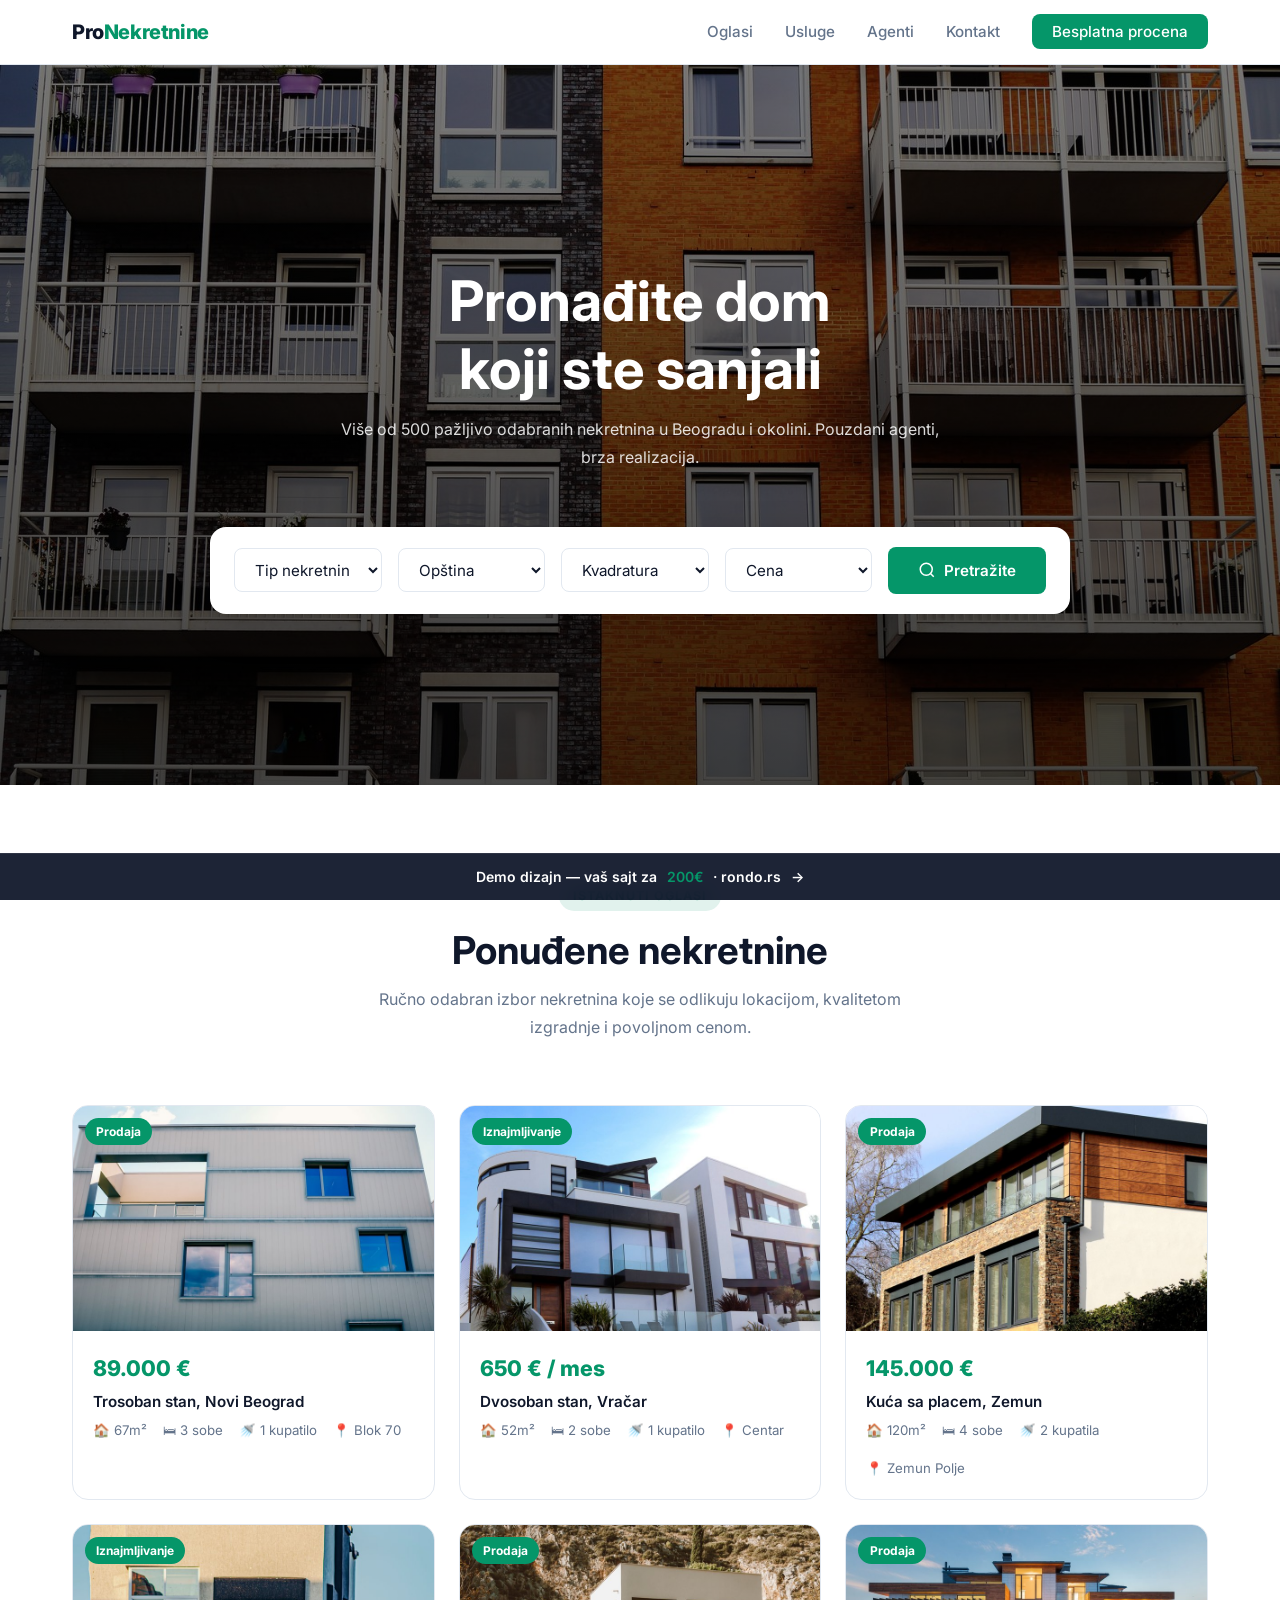
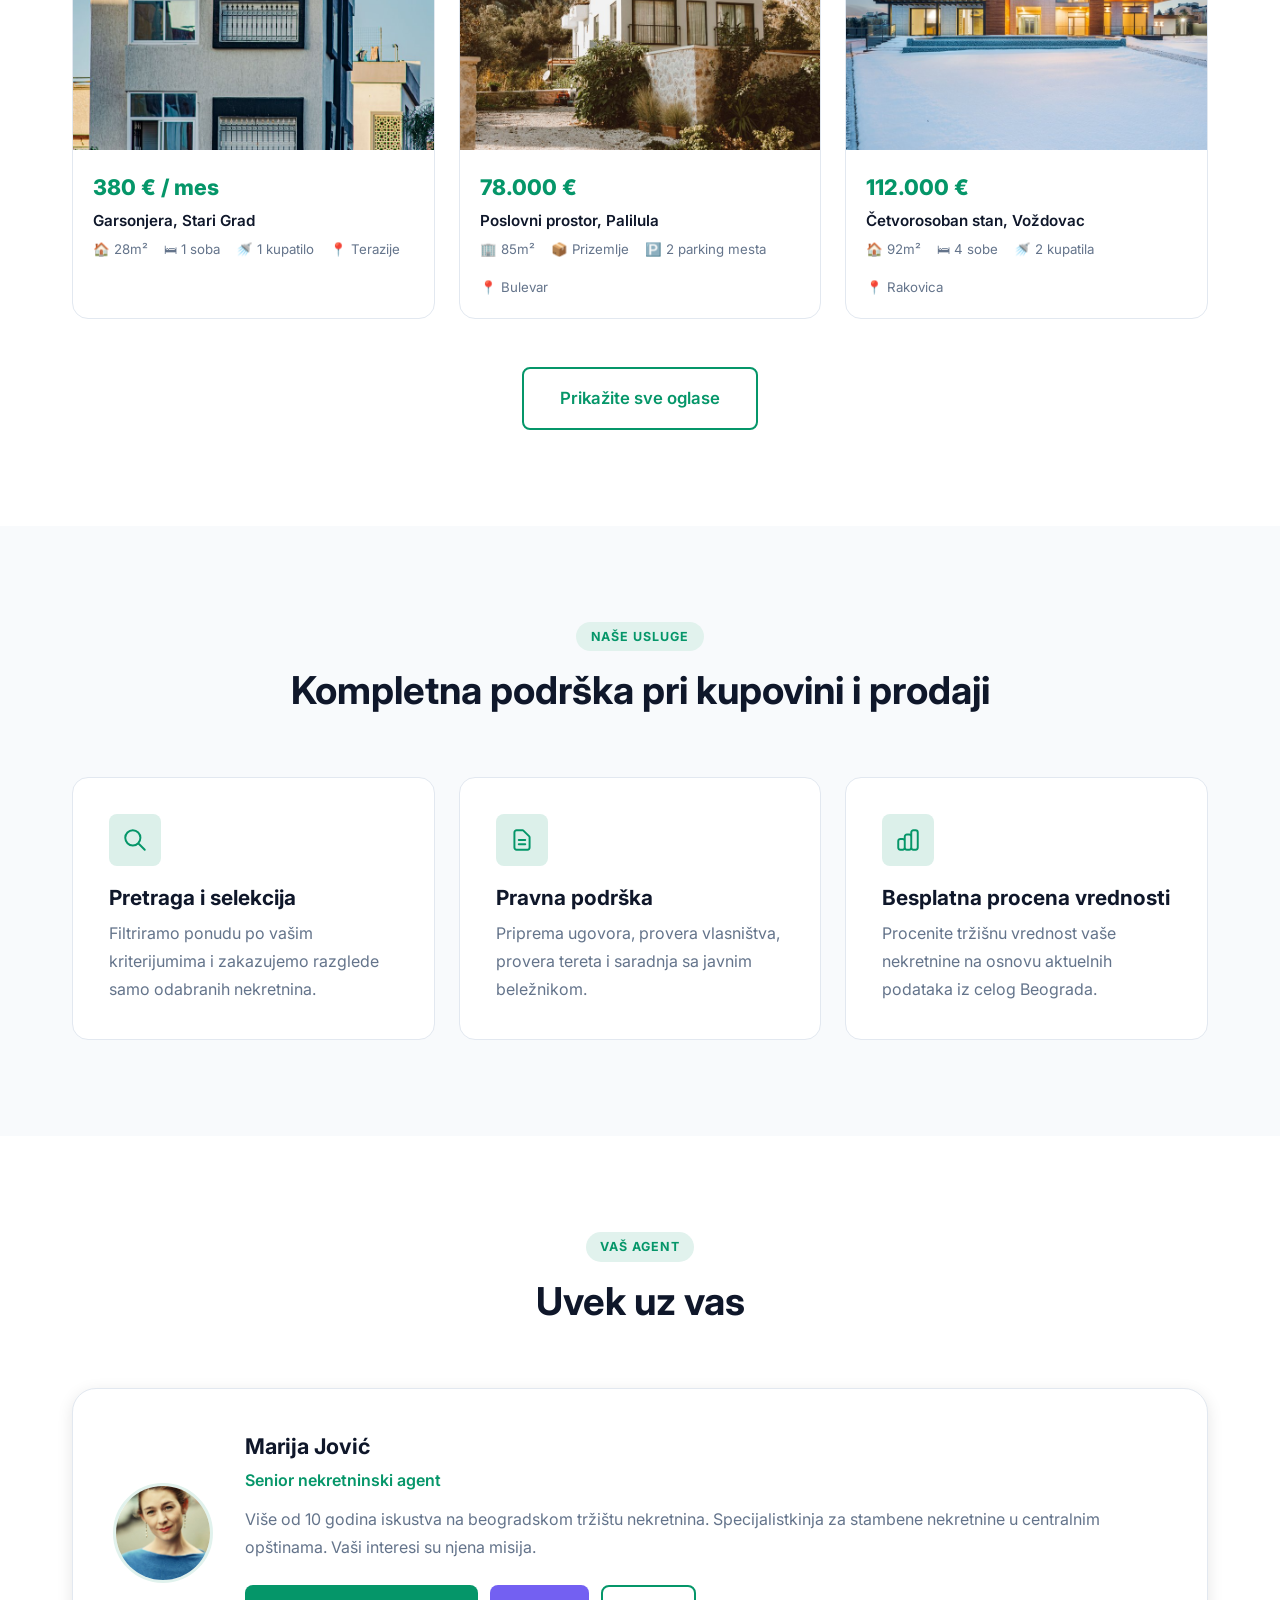
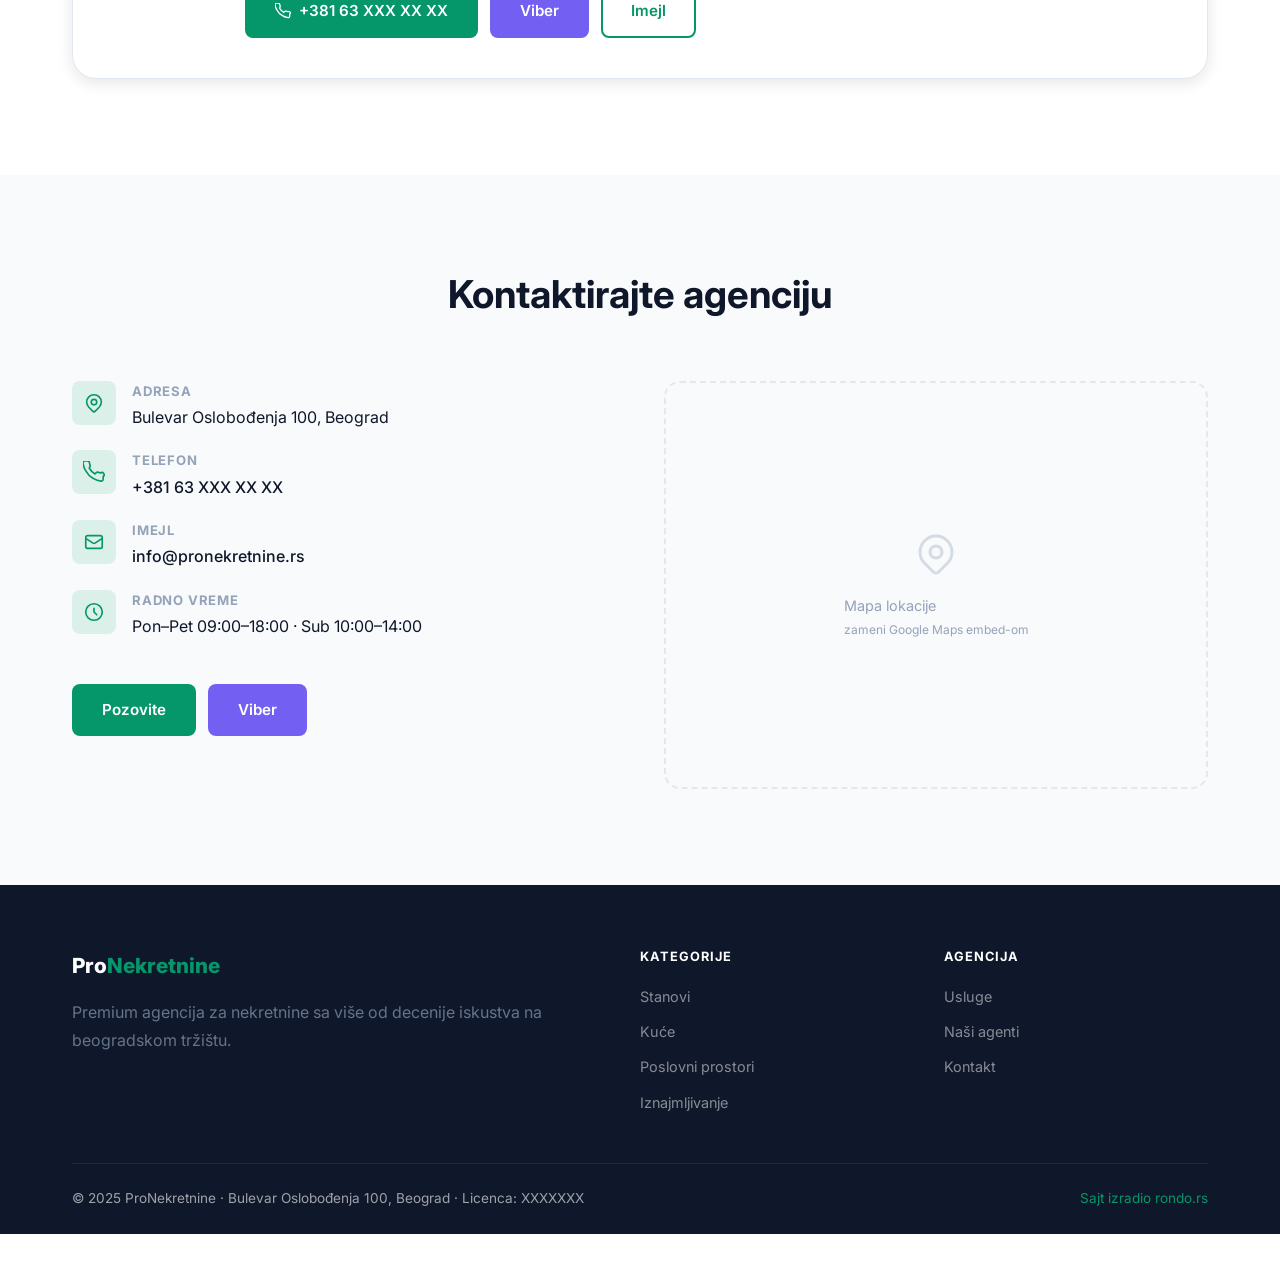
<file: nekretnine/index.html>
<!DOCTYPE html>
<html lang="sr">
<head>
  <meta charset="UTF-8">
  <meta name="viewport" content="width=device-width, initial-scale=1.0">
  <title>ProNekretnine — Demo dizajn | rondo.rs</title>
  <meta name="description" content="Demo sajt za agenciju za nekretnine. Prodaja i iznajmljivanje stanova, kuća i poslovnih prostora.">
  <link rel="preconnect" href="https://fonts.googleapis.com">
  <link rel="preconnect" href="https://fonts.gstatic.com" crossorigin>
  <link href="https://fonts.googleapis.com/css2?family=Inter:wght@400;500;600;700;800&family=Playfair+Display:wght@400;700&display=swap" rel="stylesheet">
  <link rel="stylesheet" href="../assets/base.css">
  <link rel="stylesheet" href="theme.css">
</head>
<body>

<!-- NAV -->
<header class="nav" role="banner">
  <div class="container nav-inner">
    <a href="#" class="nav-logo">Pro<span>Nekretnine</span></a>
    <ul class="nav-links" id="nav-links" role="list">
      <li><a href="#oglasi">Oglasi</a></li>
      <li><a href="#usluge">Usluge</a></li>
      <li><a href="#agent">Agenti</a></li>
      <li><a href="#kontakt">Kontakt</a></li>
      <li><a href="#kontakt" class="nav-cta">Besplatna procena</a></li>
    </ul>
    <button class="nav-toggle" id="nav-toggle" aria-label="Otvori meni" aria-expanded="false" aria-controls="nav-links">
      <span class="hamburger" aria-hidden="true"><span></span><span></span><span></span></span>
    </button>
  </div>
</header>

<!-- HERO: full-width photo + search bar -->
<section class="hero-full" aria-label="Pretraži nekretnine">
  <!-- zameni pravom fotografijom -->
  <div class="hero-full-bg" style="background-image: url('img/hero.jpg')" role="img" aria-label="Premium nekretnine — panorama Beograda"></div>
  <div class="hero-full-overlay" aria-hidden="true"></div>
  <div class="hero-full-content">
    <h1>Pronađite dom<br>koji ste sanjali</h1>
    <p>Više od 500 pažljivo odabranih nekretnina u Beogradu i okolini. Pouzdani agenti, brza realizacija.</p>
  </div>
  <!-- Search bar -->
  <div class="search-bar" role="search" aria-label="Pretraga nekretnina">
    <select aria-label="Tip nekretnine">
      <option value="">Tip nekretnine</option>
      <option>Stan</option><option>Kuća</option>
      <option>Poslovni prostor</option><option>Plac</option><option>Garaža</option>
    </select>
    <select aria-label="Opština">
      <option value="">Opština</option>
      <option>Novi Beograd</option><option>Vračar</option><option>Voždovac</option>
      <option>Zemun</option><option>Palilula</option><option>Stari Grad</option>
    </select>
    <select aria-label="Kvadratura">
      <option value="">Kvadratura</option>
      <option>do 40m²</option><option>40–60m²</option>
      <option>60–90m²</option><option>90–130m²</option><option>130m²+</option>
    </select>
    <select aria-label="Cena">
      <option value="">Cena</option>
      <option>do 50.000€</option><option>50–80.000€</option>
      <option>80–120.000€</option><option>120–200.000€</option><option>200.000€+</option>
    </select>
    <button class="btn btn-primary" type="button">
      <svg width="18" height="18" viewBox="0 0 24 24" fill="none" stroke="currentColor" stroke-width="2" aria-hidden="true"><circle cx="11" cy="11" r="8"/><path d="m21 21-4.35-4.35"/></svg>
      Pretražite
    </button>
  </div>
</section>

<!-- FEATURED OGLASI -->
<section class="section" id="oglasi" aria-labelledby="ogl-h2">
  <div class="container">
    <div class="section-title reveal">
      <span class="section-label">Istaknuti oglasi</span>
      <h2 id="ogl-h2">Ponuđene nekretnine</h2>
      <p>Ručno odabran izbor nekretnina koje se odlikuju lokacijom, kvalitetom izgradnje i povoljnom cenom.</p>
    </div>
    <div class="property-grid">
      <div class="property-card reveal">
        <!-- zameni pravom fotografijom -->
        <div class="property-img">
          <img src="img/g1.jpg" alt="Stan u Novom Beogradu" loading="lazy" decoding="async" width="800" height="500">
          <span class="property-tag">Prodaja</span>
        </div>
        <div class="property-body">
          <div class="property-price">89.000 €</div>
          <div class="property-title">Trosoban stan, Novi Beograd</div>
          <div class="property-meta">
            <span>🏠 67m²</span>
            <span>🛏 3 sobe</span>
            <span>🚿 1 kupatilo</span>
            <span>📍 Blok 70</span>
          </div>
        </div>
      </div>
      <div class="property-card reveal">
        <!-- zameni pravom fotografijom -->
        <div class="property-img">
          <img src="img/g2.jpg" alt="Kuća na Vračaru" loading="lazy" decoding="async" width="800" height="500">
          <span class="property-tag" style="background:#059669;">Iznajmljivanje</span>
        </div>
        <div class="property-body">
          <div class="property-price">650 € / mes</div>
          <div class="property-title">Dvosoban stan, Vračar</div>
          <div class="property-meta">
            <span>🏠 52m²</span>
            <span>🛏 2 sobe</span>
            <span>🚿 1 kupatilo</span>
            <span>📍 Centar</span>
          </div>
        </div>
      </div>
      <div class="property-card reveal">
        <!-- zameni pravom fotografijom -->
        <div class="property-img">
          <img src="img/g3.jpg" alt="Poslovni prostor Zemun" loading="lazy" decoding="async" width="800" height="500">
          <span class="property-tag">Prodaja</span>
        </div>
        <div class="property-body">
          <div class="property-price">145.000 €</div>
          <div class="property-title">Kuća sa placem, Zemun</div>
          <div class="property-meta">
            <span>🏠 120m²</span>
            <span>🛏 4 sobe</span>
            <span>🚿 2 kupatila</span>
            <span>📍 Zemun Polje</span>
          </div>
        </div>
      </div>
      <div class="property-card reveal">
        <!-- zameni pravom fotografijom -->
        <div class="property-img">
          <img src="img/g4.jpg" alt="Garsonjera Stari Grad" loading="lazy" decoding="async" width="800" height="500">
          <span class="property-tag" style="background:#059669;">Iznajmljivanje</span>
        </div>
        <div class="property-body">
          <div class="property-price">380 € / mes</div>
          <div class="property-title">Garsonjera, Stari Grad</div>
          <div class="property-meta">
            <span>🏠 28m²</span>
            <span>🛏 1 soba</span>
            <span>🚿 1 kupatilo</span>
            <span>📍 Terazije</span>
          </div>
        </div>
      </div>
      <div class="property-card reveal">
        <!-- zameni pravom fotografijom -->
        <div class="property-img">
          <img src="img/g5.jpg" alt="Poslovni prostor" loading="lazy" decoding="async" width="800" height="500">
          <span class="property-tag">Prodaja</span>
        </div>
        <div class="property-body">
          <div class="property-price">78.000 €</div>
          <div class="property-title">Poslovni prostor, Palilula</div>
          <div class="property-meta">
            <span>🏢 85m²</span>
            <span>📦 Prizemlje</span>
            <span>🅿️ 2 parking mesta</span>
            <span>📍 Bulevar</span>
          </div>
        </div>
      </div>
      <div class="property-card reveal">
        <!-- zameni pravom fotografijom -->
        <div class="property-img">
          <img src="img/g6.jpg" alt="Četvorosoban stan Voždovac" loading="lazy" decoding="async" width="800" height="500">
          <span class="property-tag">Prodaja</span>
        </div>
        <div class="property-body">
          <div class="property-price">112.000 €</div>
          <div class="property-title">Četvorosoban stan, Voždovac</div>
          <div class="property-meta">
            <span>🏠 92m²</span>
            <span>🛏 4 sobe</span>
            <span>🚿 2 kupatila</span>
            <span>📍 Rakovica</span>
          </div>
        </div>
      </div>
    </div>
    <div style="text-align:center;margin-top:3rem;" class="reveal">
      <a href="#kontakt" class="btn btn-outline btn-lg">Prikažite sve oglase</a>
    </div>
  </div>
</section>

<!-- USLUGE AGENCIJE -->
<section class="section section--alt" id="usluge" aria-labelledby="usl-h2">
  <div class="container">
    <div class="section-title reveal">
      <span class="section-label">Naše usluge</span>
      <h2 id="usl-h2">Kompletna podrška pri kupovini i prodaji</h2>
    </div>
    <div class="services-grid">
      <div class="service-card reveal">
        <div class="card-icon" aria-hidden="true"><svg viewBox="0 0 24 24"><path d="M21 21l-6-6m2-5a7 7 0 11-14 0 7 7 0 0114 0z"/></svg></div>
        <h3>Pretraga i selekcija</h3>
        <p>Filtriramo ponudu po vašim kriterijumima i zakazujemo razglede samo odabranih nekretnina.</p>
      </div>
      <div class="service-card reveal">
        <div class="card-icon" aria-hidden="true"><svg viewBox="0 0 24 24"><path d="M9 12h6m-6 4h6m2 5H7a2 2 0 01-2-2V5a2 2 0 012-2h5.586a1 1 0 01.707.293l5.414 5.414a1 1 0 01.293.707V19a2 2 0 01-2 2z"/></svg></div>
        <h3>Pravna podrška</h3>
        <p>Priprema ugovora, provera vlasništva, provera tereta i saradnja sa javnim beležnikom.</p>
      </div>
      <div class="service-card reveal">
        <div class="card-icon" aria-hidden="true"><svg viewBox="0 0 24 24"><path d="M9 19v-6a2 2 0 00-2-2H5a2 2 0 00-2 2v6a2 2 0 002 2h2a2 2 0 002-2zm0 0V9a2 2 0 012-2h2a2 2 0 012 2v10m-6 0a2 2 0 002 2h2a2 2 0 002-2m0 0V5a2 2 0 012-2h2a2 2 0 012 2v14a2 2 0 01-2 2h-2a2 2 0 01-2-2z"/></svg></div>
        <h3>Besplatna procena vrednosti</h3>
        <p>Procenite tržišnu vrednost vaše nekretnine na osnovu aktuelnih podataka iz celog Beograda.</p>
      </div>
    </div>
  </div>
</section>

<!-- AGENT -->
<section class="section" id="agent" aria-labelledby="ag-h2">
  <div class="container">
    <div class="section-title reveal">
      <span class="section-label">Vaš agent</span>
      <h2 id="ag-h2">Uvek uz vas</h2>
    </div>
    <div class="agent-card reveal">
      <!-- zameni pravom fotografijom -->
      <div class="agent-avatar"><img src="img/g7.jpg" alt="Marija Jović, senior agent" loading="lazy" decoding="async" width="400" height="400"></div>
      <div>
        <div class="agent-name">Marija Jović</div>
        <span class="agent-title">Senior nekretninski agent</span>
        <p style="margin-bottom:1.25rem;">Više od 10 godina iskustva na beogradskom tržištu nekretnina. Specijalistkinja za stambene nekretnine u centralnim opštinama. Vaši interesi su njena misija.</p>
        <div class="contact-btns">
          <a href="tel:+38163XXXXXXX" class="btn btn-primary">
            <svg width="16" height="16" viewBox="0 0 24 24" fill="none" stroke="currentColor" stroke-width="2" aria-hidden="true"><path d="M22 16.92v3a2 2 0 01-2.18 2A19.79 19.79 0 0111.19 19 19.5 19.5 0 013.07 10.8 19.79 19.79 0 010 2.19 2 2 0 012 0h3a2 2 0 012 1.72 12.84 12.84 0 00.7 2.81 2 2 0 01-.45 2.11L6.91 7.91a16 16 0 006.18 6.18l1.27-1.27a2 2 0 012.11-.45 12.84 12.84 0 002.81.7A2 2 0 0122 16.92z"/></svg>
            +381 63 XXX XX XX
          </a>
          <a href="viber://chat?number=%2B38163XXXXXXX" class="btn btn-viber">Viber</a>
          <a href="mailto:marija@pronekretnine.rs" class="btn btn-outline">Imejl</a>
        </div>
      </div>
    </div>
  </div>
</section>

<!-- KONTAKT -->
<section class="section section--alt" id="kontakt" aria-labelledby="kontakt-h2">
  <div class="container">
    <div class="section-title reveal"><h2 id="kontakt-h2">Kontaktirajte agenciju</h2></div>
    <div class="contact-grid">
      <div class="contact-info reveal">
        <div class="contact-item">
          <div class="contact-icon" aria-hidden="true"><svg viewBox="0 0 24 24"><path d="M17.657 16.657L13.414 20.9a2 2 0 01-2.827 0l-4.244-4.243a8 8 0 1111.314 0z"/><path d="M15 11a3 3 0 11-6 0 3 3 0 016 0z"/></svg></div>
          <div class="contact-item-text"><strong>Adresa</strong><span>Bulevar Oslobođenja 100, Beograd</span></div>
        </div>
        <div class="contact-item">
          <div class="contact-icon" aria-hidden="true"><svg viewBox="0 0 24 24"><path d="M22 16.92v3a2 2 0 01-2.18 2A19.79 19.79 0 0111.19 19 19.5 19.5 0 013.07 10.8 19.79 19.79 0 010 2.19 2 2 0 012 0h3a2 2 0 012 1.72 12.84 12.84 0 00.7 2.81 2 2 0 01-.45 2.11L6.91 7.91a16 16 0 006.18 6.18l1.27-1.27a2 2 0 012.11-.45 12.84 12.84 0 002.81.7A2 2 0 0122 16.92z"/></svg></div>
          <div class="contact-item-text"><strong>Telefon</strong><a href="tel:+38163XXXXXXX">+381 63 XXX XX XX</a></div>
        </div>
        <div class="contact-item">
          <div class="contact-icon" aria-hidden="true"><svg viewBox="0 0 24 24"><path d="M3 8l7.89 5.26a2 2 0 002.22 0L21 8M5 19h14a2 2 0 002-2V7a2 2 0 00-2-2H5a2 2 0 00-2 2v10a2 2 0 002 2z"/></svg></div>
          <div class="contact-item-text"><strong>Imejl</strong><a href="mailto:info@pronekretnine.rs">info@pronekretnine.rs</a></div>
        </div>
        <div class="contact-item">
          <div class="contact-icon" aria-hidden="true"><svg viewBox="0 0 24 24"><path d="M12 8v4l3 3m6-3a9 9 0 11-18 0 9 9 0 0118 0z"/></svg></div>
          <div class="contact-item-text"><strong>Radno vreme</strong><span>Pon–Pet 09:00–18:00 · Sub 10:00–14:00</span></div>
        </div>
        <div class="contact-btns">
          <a href="tel:+38163XXXXXXX" class="btn btn-primary">Pozovite</a>
          <a href="viber://chat?number=%2B38163XXXXXXX" class="btn btn-viber">Viber</a>
        </div>
      </div>
      <!-- zameni pravom Google Maps embed-om -->
      <div class="map-placeholder reveal" role="img" aria-label="Mapa lokacije agencije">
        <svg viewBox="0 0 24 24" fill="none" stroke="currentColor" stroke-width="1.5" aria-hidden="true"><path d="M17.657 16.657L13.414 20.9a2 2 0 01-2.827 0l-4.244-4.243a8 8 0 1111.314 0z"/><path d="M15 11a3 3 0 11-6 0 3 3 0 016 0z"/></svg>
        <span>Mapa lokacije<br><small>zameni Google Maps embed-om</small></span>
      </div>
    </div>
  </div>
</section>

<footer class="footer" role="contentinfo">
  <div class="container">
    <div class="footer-grid">
      <div class="footer-brand">
        <a href="#" class="footer-logo">Pro<span>Nekretnine</span></a>
        <p>Premium agencija za nekretnine sa više od decenije iskustva na beogradskom tržištu.</p>
      </div>
      <nav aria-label="Footer kategorije">
        <h4>Kategorije</h4>
        <ul>
          <li><a href="#oglasi">Stanovi</a></li>
          <li><a href="#oglasi">Kuće</a></li>
          <li><a href="#oglasi">Poslovni prostori</a></li>
          <li><a href="#oglasi">Iznajmljivanje</a></li>
        </ul>
      </nav>
      <nav aria-label="Footer info">
        <h4>Agencija</h4>
        <ul>
          <li><a href="#usluge">Usluge</a></li>
          <li><a href="#agent">Naši agenti</a></li>
          <li><a href="#kontakt">Kontakt</a></li>
        </ul>
      </nav>
    </div>
    <div class="footer-bottom">
      <span>© 2025 ProNekretnine · Bulevar Oslobođenja 100, Beograd · Licenca: XXXXXXX</span>
      <a href="https://rondo.rs/usluge/novo/" target="_blank" rel="noopener">Sajt izradio rondo.rs</a>
    </div>
  </div>
</footer>

<div class="demo-bar" role="complementary" aria-label="Demo informacija">
  <a href="https://rondo.rs/usluge/novo/" target="_blank" rel="noopener">
    Demo dizajn — vaš sajt za <span class="demo-bar-hi">200€</span> · rondo.rs
  </a>
</div>

<script src="../assets/base.js" defer></script>
</body>
</html>
</file>
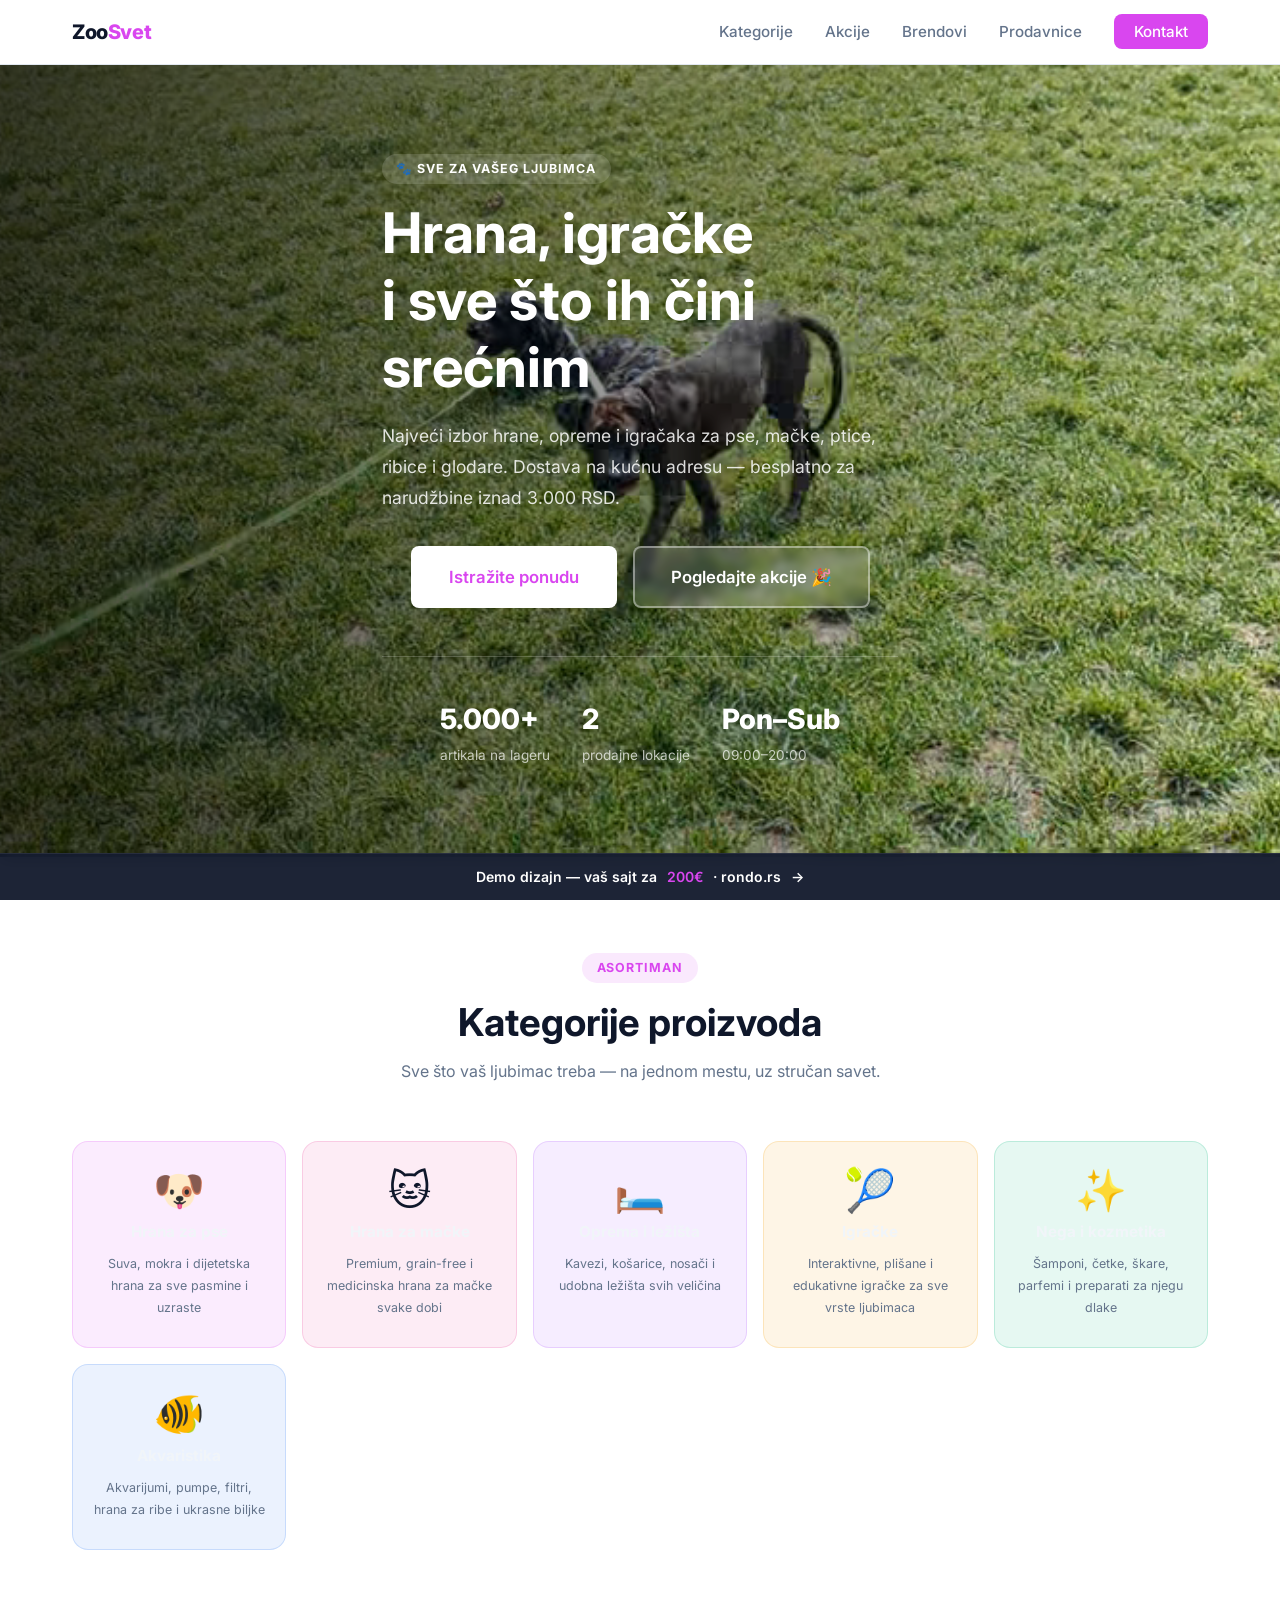
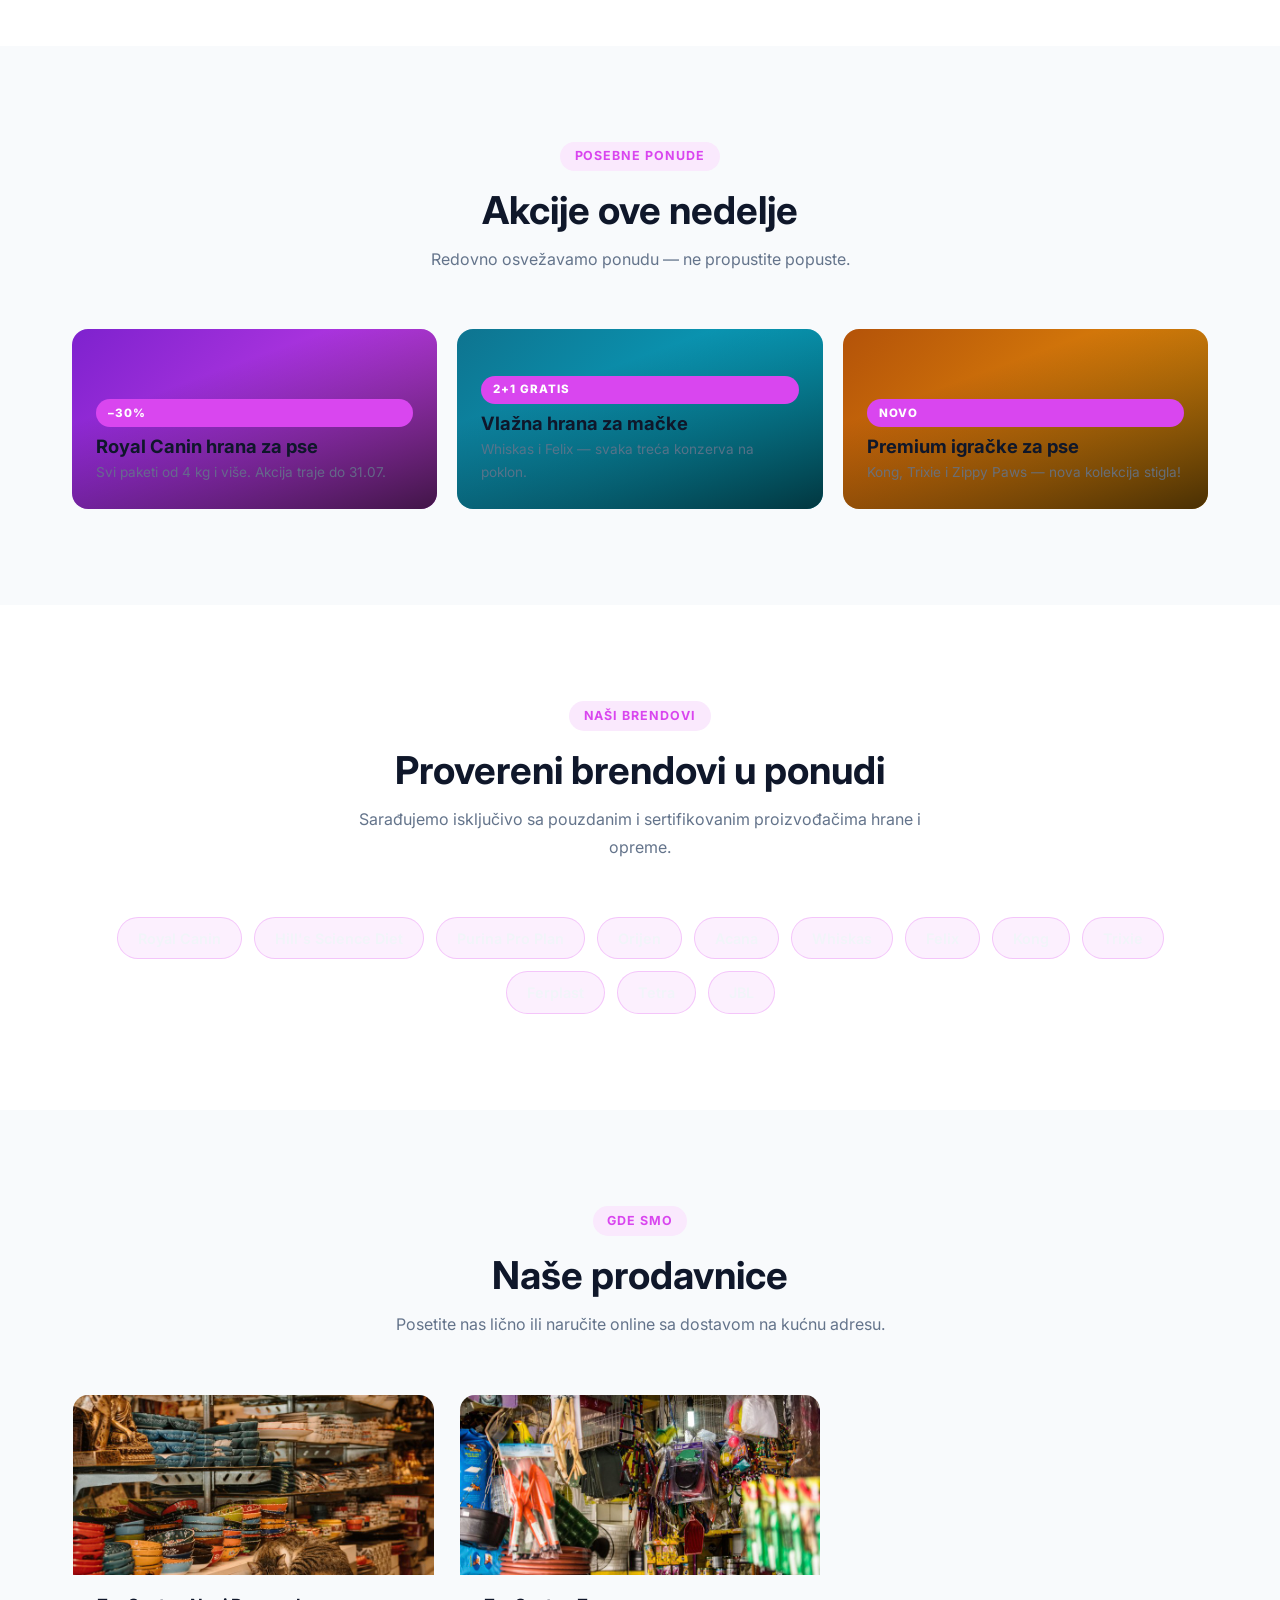
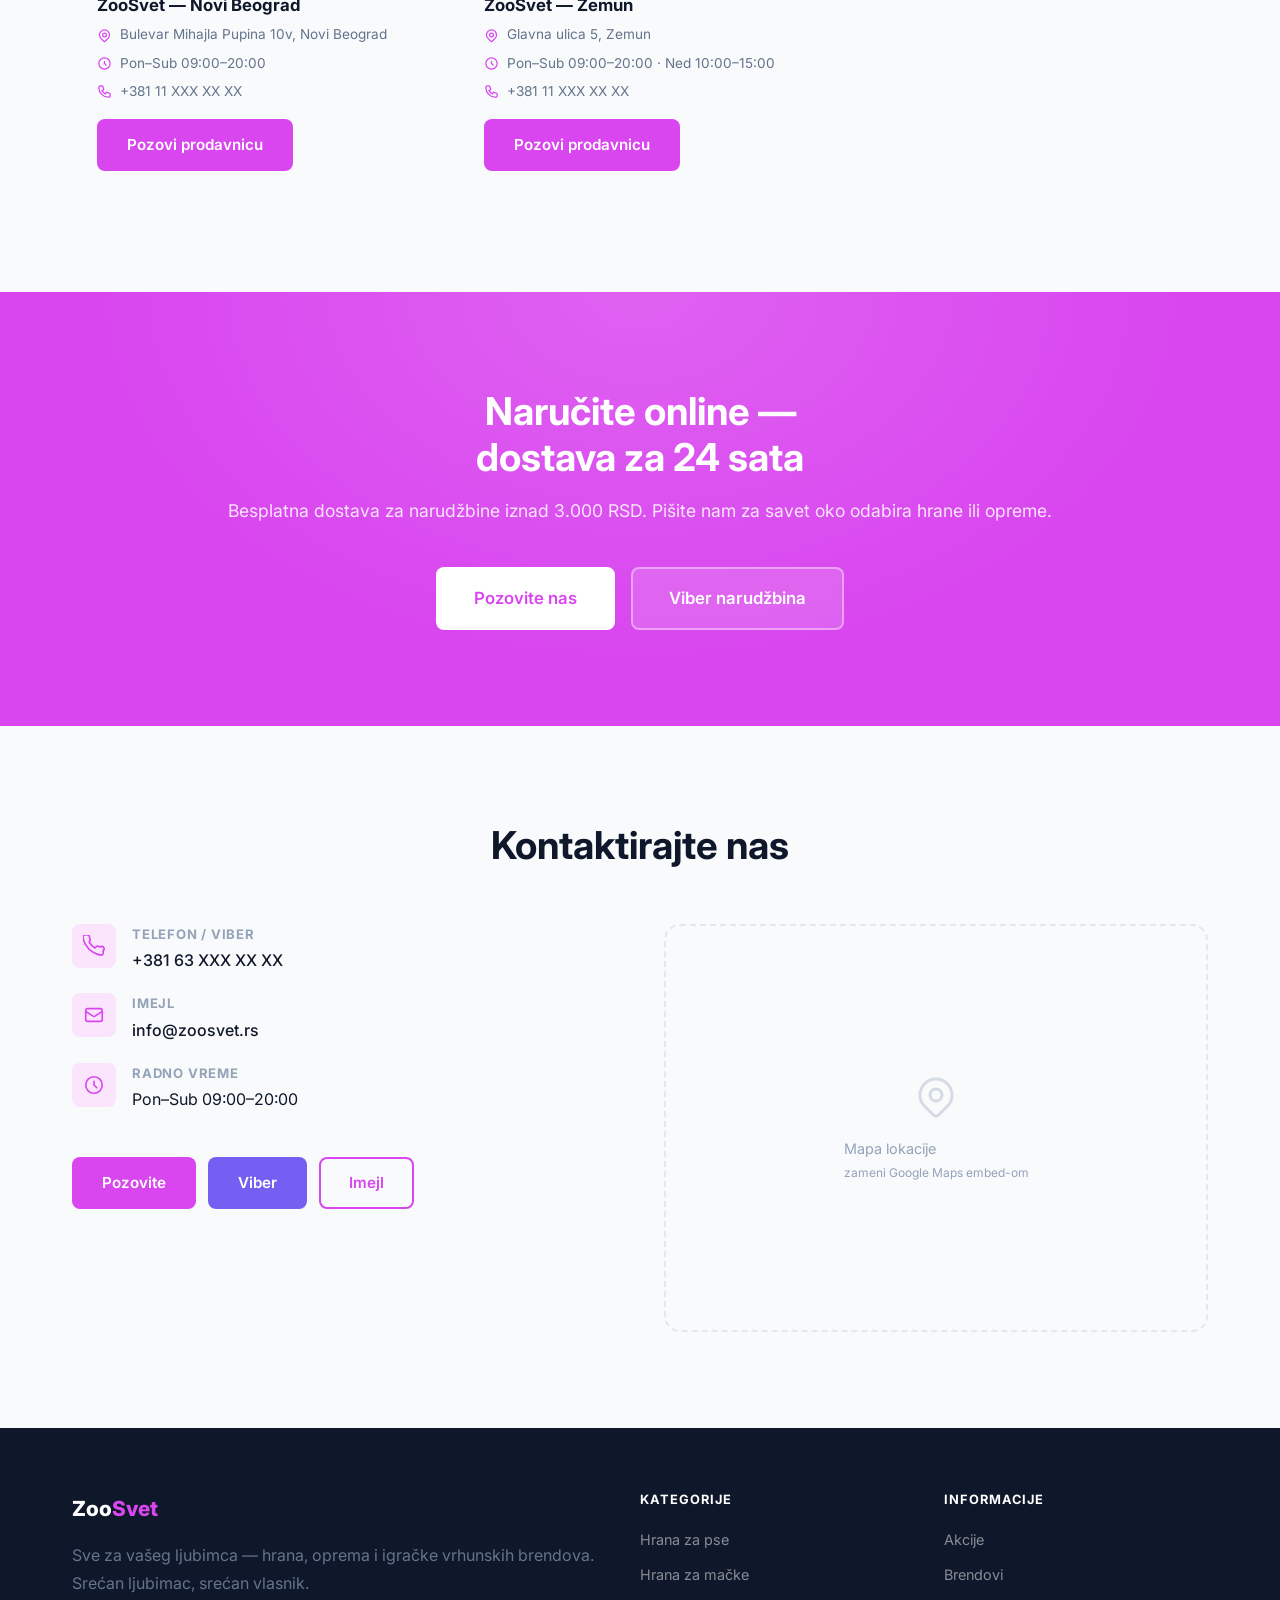
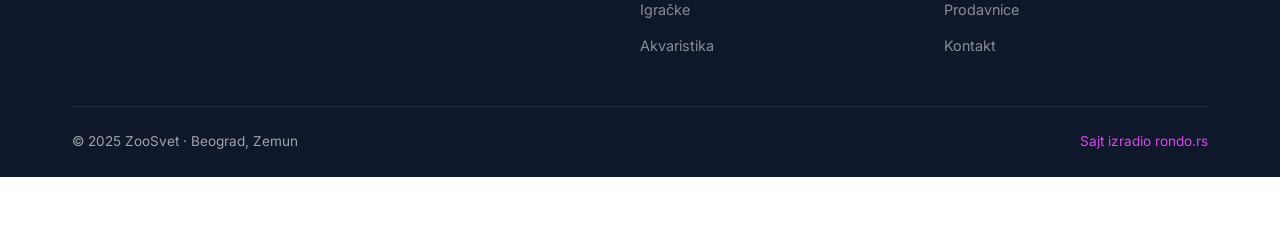
<file: pet-shop/index.html>
<!DOCTYPE html>
<html lang="sr">
<head>
  <meta charset="UTF-8">
  <meta name="viewport" content="width=device-width, initial-scale=1.0">
  <title>ZooSvet — Demo dizajn | rondo.rs</title>
  <meta name="description" content="Demo sajt za prodavnicu kućnih ljubimaca. Hrana, oprema, igračke, akcije i dve prodajne lokacije u Beogradu.">
  <link rel="preconnect" href="https://fonts.googleapis.com">
  <link rel="preconnect" href="https://fonts.gstatic.com" crossorigin>
  <link href="https://fonts.googleapis.com/css2?family=Inter:wght@400;500;600;700;800&display=swap" rel="stylesheet">
  <link rel="stylesheet" href="../assets/base.css">
  <link rel="stylesheet" href="theme.css">
  <style>
    /* Pet-shop specific: colorful category grid */
    .cat-grid {
      display: grid;
      grid-template-columns: repeat(auto-fill, minmax(200px, 1fr));
      gap: 1rem;
    }
    .cat-card {
      border-radius: 16px;
      padding: 1.75rem 1.25rem;
      text-align: center;
      text-decoration: none;
      display: flex;
      flex-direction: column;
      align-items: center;
      gap: 0.75rem;
      border: 1px solid transparent;
      transition: transform 0.25s, box-shadow 0.25s;
      cursor: pointer;
    }
    .cat-card:hover {
      transform: translateY(-4px);
      box-shadow: 0 12px 32px -8px rgba(217,70,239,0.35);
    }
    .cat-card:focus-visible {
      outline: 3px solid var(--accent);
      outline-offset: 3px;
    }
    .cat-card .cat-ico { font-size: 2.6rem; line-height: 1; }
    .cat-card h3 { font-size: 0.95rem; font-weight: 700; color: #f1f5f9; margin: 0; }
    .cat-card p { font-size: 0.78rem; color: var(--text-muted); margin: 0; }

    /* Brand chips */
    .brands-row {
      display: flex;
      flex-wrap: wrap;
      gap: 0.75rem;
      justify-content: center;
    }
    .brand-chip {
      padding: 0.55rem 1.25rem;
      border-radius: 999px;
      background: rgba(217,70,239,0.08);
      border: 1px solid rgba(217,70,239,0.25);
      color: #f1f5f9;
      font-weight: 600;
      font-size: 0.9rem;
      transition: background 0.2s, border-color 0.2s;
    }
    .brand-chip:hover {
      background: rgba(217,70,239,0.18);
      border-color: rgba(217,70,239,0.5);
    }

    /* Akcija cards */
    .akcija-grid {
      display: grid;
      grid-template-columns: repeat(auto-fill, minmax(280px, 1fr));
      gap: 1.25rem;
    }
    .akcija-card {
      border-radius: 16px;
      overflow: hidden;
      position: relative;
      min-height: 180px;
      display: flex;
      flex-direction: column;
      justify-content: flex-end;
      padding: 1.5rem;
      color: #fff;
    }
    .akcija-card::before {
      content: '';
      position: absolute;
      inset: 0;
      background: linear-gradient(160deg, transparent 30%, rgba(0,0,0,0.7));
    }
    .akcija-card > * { position: relative; z-index: 1; }
    .akcija-badge {
      display: inline-block;
      background: var(--accent);
      color: #fff;
      font-size: 0.72rem;
      font-weight: 800;
      letter-spacing: 0.08em;
      text-transform: uppercase;
      padding: 0.3rem 0.75rem;
      border-radius: 999px;
      margin-bottom: 0.5rem;
    }
    .akcija-card h3 { font-size: 1.15rem; font-weight: 700; margin-bottom: 0.25rem; }
    .akcija-card p { font-size: 0.85rem; opacity: 0.85; margin: 0; }

    /* Store cards */
    .stores-grid {
      display: grid;
      grid-template-columns: repeat(auto-fill, minmax(300px, 1fr));
      gap: 1.5rem;
    }
    .store-card {
      border: 1px solid rgba(255,255,255,0.1);
      border-radius: 16px;
      overflow: hidden;
    }
    .store-card-img {
      width: 100%;
      height: 180px;
      object-fit: cover;
      display: block;
    }
    video.hero-photo-bg {
      width: 100%;
      height: 100%;
      object-fit: cover;
    }
    .store-card-body {
      padding: 1.25rem 1.5rem 1.5rem;
    }
    .store-card h3 {
      font-size: 1.05rem;
      font-weight: 700;
      margin-bottom: 0.6rem;
    }
    .store-meta {
      display: flex;
      flex-direction: column;
      gap: 0.4rem;
      font-size: 0.85rem;
      color: var(--text-muted);
      margin-bottom: 1rem;
    }
    .store-meta span { display: flex; align-items: center; gap: 0.5rem; }
    .store-meta svg { width: 15px; height: 15px; flex-shrink: 0; color: var(--accent); }
  </style>
</head>
<body>

<!-- NAV -->
<header class="nav" role="banner">
  <div class="container nav-inner">
    <a href="#" class="nav-logo">Zoo<span>Svet</span></a>
    <ul class="nav-links" id="nav-links" role="list">
      <li><a href="#kategorije">Kategorije</a></li>
      <li><a href="#akcije">Akcije</a></li>
      <li><a href="#brendovi">Brendovi</a></li>
      <li><a href="#prodavnice">Prodavnice</a></li>
      <li><a href="#kontakt" class="nav-cta">Kontakt</a></li>
    </ul>
    <button class="nav-toggle" id="nav-toggle" aria-label="Otvori meni" aria-expanded="false" aria-controls="nav-links">
      <span class="hamburger" aria-hidden="true"><span></span><span></span><span></span></span>
    </button>
  </div>
</header>

<!-- HERO: photo -->
<section class="hero-photo" aria-label="Naslovna">
  <video class="hero-photo-bg" autoplay muted loop playsinline aria-hidden="true">
    <source src="img/hero.webm" type="video/webm">
    <source src="img/hero.mp4" type="video/mp4">
  </video>
  <div class="hero-photo-overlay" aria-hidden="true"></div>
  <div class="container">
    <div class="hero-photo-content">
      <span class="section-label" style="background:rgba(255,255,255,0.15);color:#fff;">🐾 Sve za vašeg ljubimca</span>
      <h1>Hrana, igračke<br>i sve što ih čini srećnim</h1>
      <p class="lead">Najveći izbor hrane, opreme i igračaka za pse, mačke, ptice, ribice i glodare. Dostava na kućnu adresu — besplatno za narudžbine iznad 3.000 RSD.</p>
      <div class="hero-btns">
        <a href="#kategorije" class="btn btn-white btn-lg">Istražite ponudu</a>
        <a href="#akcije" class="btn btn-ghost btn-lg">Pogledajte akcije 🎉</a>
      </div>
      <div class="hero-badges">
        <div class="hero-badge"><strong>5.000+</strong><span>artikala na lageru</span></div>
        <div class="hero-badge"><strong>2</strong><span>prodajne lokacije</span></div>
        <div class="hero-badge"><strong>Pon–Sub</strong><span>09:00–20:00</span></div>
      </div>
    </div>
  </div>
</section>

<!-- KATEGORIJE PROIZVODA -->
<section class="section" id="kategorije" aria-labelledby="kat-h2">
  <div class="container">
    <div class="section-title reveal">
      <span class="section-label">Asortiman</span>
      <h2 id="kat-h2">Kategorije proizvoda</h2>
      <p>Sve što vaš ljubimac treba — na jednom mestu, uz stručan savet.</p>
    </div>
    <div class="cat-grid">
      <a href="#kontakt" class="cat-card reveal" style="background:rgba(217,70,239,0.1);border-color:rgba(217,70,239,0.2);">
        <span class="cat-ico">🐶</span>
        <h3>Hrana za pse</h3>
        <p>Suva, mokra i dijetetska hrana za sve pasmine i uzraste</p>
      </a>
      <a href="#kontakt" class="cat-card reveal" style="background:rgba(236,72,153,0.1);border-color:rgba(236,72,153,0.2);">
        <span class="cat-ico">🐱</span>
        <h3>Hrana za mačke</h3>
        <p>Premium, grain-free i medicinska hrana za mačke svake dobi</p>
      </a>
      <a href="#kontakt" class="cat-card reveal" style="background:rgba(168,85,247,0.1);border-color:rgba(168,85,247,0.2);">
        <span class="cat-ico">🛏️</span>
        <h3>Oprema i ležišta</h3>
        <p>Kavezi, košarice, nosači i udobna ležišta svih veličina</p>
      </a>
      <a href="#kontakt" class="cat-card reveal" style="background:rgba(245,158,11,0.1);border-color:rgba(245,158,11,0.2);">
        <span class="cat-ico">🎾</span>
        <h3>Igračke</h3>
        <p>Interaktivne, plišane i edukativne igračke za sve vrste ljubimaca</p>
      </a>
      <a href="#kontakt" class="cat-card reveal" style="background:rgba(16,185,129,0.1);border-color:rgba(16,185,129,0.2);">
        <span class="cat-ico">✨</span>
        <h3>Nega i kozmetika</h3>
        <p>Šamponi, četke, škare, parfemi i preparati za njegu dlake</p>
      </a>
      <a href="#kontakt" class="cat-card reveal" style="background:rgba(59,130,246,0.1);border-color:rgba(59,130,246,0.2);">
        <span class="cat-ico">🐠</span>
        <h3>Akvaristika</h3>
        <p>Akvarijumi, pumpe, filtri, hrana za ribe i ukrasne biljke</p>
      </a>
    </div>
  </div>
</section>

<!-- AKCIJE -->
<section class="section section--alt" id="akcije" aria-labelledby="akcije-h2">
  <div class="container">
    <div class="section-title reveal">
      <span class="section-label">Posebne ponude</span>
      <h2 id="akcije-h2">Akcije ove nedelje</h2>
      <p>Redovno osvežavamo ponudu — ne propustite popuste.</p>
    </div>
    <div class="akcija-grid">
      <div class="akcija-card reveal" style="background: linear-gradient(135deg, #7e22ce, #d946ef); background-image: linear-gradient(135deg, #7e22ce 0%, #d946ef 100%);">
        <span class="akcija-badge">–30%</span>
        <h3>Royal Canin hrana za pse</h3>
        <p>Svi paketi od 4 kg i više. Akcija traje do 31.07.</p>
      </div>
      <div class="akcija-card reveal" style="background: linear-gradient(135deg, #0e7490, #06b6d4);">
        <span class="akcija-badge">2+1 gratis</span>
        <h3>Vlažna hrana za mačke</h3>
        <p>Whiskas i Felix — svaka treća konzerva na poklon.</p>
      </div>
      <div class="akcija-card reveal" style="background: linear-gradient(135deg, #b45309, #f59e0b);">
        <span class="akcija-badge">Novo</span>
        <h3>Premium igračke za pse</h3>
        <p>Kong, Trixie i Zippy Paws — nova kolekcija stigla!</p>
      </div>
    </div>
  </div>
</section>

<!-- BRENDOVI -->
<section class="section" id="brendovi" aria-labelledby="brendovi-h2">
  <div class="container">
    <div class="section-title reveal">
      <span class="section-label">Naši brendovi</span>
      <h2 id="brendovi-h2">Provereni brendovi u ponudi</h2>
      <p>Sarađujemo isključivo sa pouzdanim i sertifikovanim proizvođačima hrane i opreme.</p>
    </div>
    <div class="brands-row reveal">
      <span class="brand-chip">Royal Canin</span>
      <span class="brand-chip">Hill's Science Diet</span>
      <span class="brand-chip">Purina Pro Plan</span>
      <span class="brand-chip">Orijen</span>
      <span class="brand-chip">Acana</span>
      <span class="brand-chip">Whiskas</span>
      <span class="brand-chip">Felix</span>
      <span class="brand-chip">Kong</span>
      <span class="brand-chip">Trixie</span>
      <span class="brand-chip">Ferplast</span>
      <span class="brand-chip">Tetra</span>
      <span class="brand-chip">JBL</span>
    </div>
  </div>
</section>

<!-- PRODAVNICE -->
<section class="section section--alt" id="prodavnice" aria-labelledby="prod-h2">
  <div class="container">
    <div class="section-title reveal">
      <span class="section-label">Gde smo</span>
      <h2 id="prod-h2">Naše prodavnice</h2>
      <p>Posetite nas lično ili naručite online sa dostavom na kućnu adresu.</p>
    </div>
    <div class="stores-grid">
      <div class="store-card reveal">
        <!-- zameni pravom fotografijom prodavnice -->
        <img src="img/g1.jpg" alt="ZooSvet Novi Beograd" loading="lazy" decoding="async" width="800" height="400" class="store-card-img">
        <div class="store-card-body">
          <h3>ZooSvet — Novi Beograd</h3>
          <div class="store-meta">
            <span><svg viewBox="0 0 24 24" fill="none" stroke="currentColor" stroke-width="2" aria-hidden="true"><path d="M17.657 16.657L13.414 20.9a2 2 0 01-2.827 0l-4.244-4.243a8 8 0 1111.314 0z"/><path d="M15 11a3 3 0 11-6 0 3 3 0 016 0z"/></svg>Bulevar Mihajla Pupina 10v, Novi Beograd</span>
            <span><svg viewBox="0 0 24 24" fill="none" stroke="currentColor" stroke-width="2" aria-hidden="true"><path d="M12 8v4l3 3m6-3a9 9 0 11-18 0 9 9 0 0118 0z"/></svg>Pon–Sub 09:00–20:00</span>
            <span><svg viewBox="0 0 24 24" fill="none" stroke="currentColor" stroke-width="2" aria-hidden="true"><path d="M3 5a2 2 0 012-2h3.28a1 1 0 01.948.684l1.498 4.493a1 1 0 01-.502 1.21l-2.257 1.13a11.042 11.042 0 005.516 5.516l1.13-2.257a1 1 0 011.21-.502l4.493 1.498a1 1 0 01.684.949V19a2 2 0 01-2 2h-1C9.716 21 3 14.284 3 6V5z"/></svg>+381 11 XXX XX XX</span>
          </div>
          <a href="#kontakt" class="btn btn-primary">Pozovi prodavnicu</a>
        </div>
      </div>
      <div class="store-card reveal">
        <!-- zameni pravom fotografijom prodavnice -->
        <img src="img/g2.jpg" alt="ZooSvet Zemun" loading="lazy" decoding="async" width="800" height="400" class="store-card-img">
        <div class="store-card-body">
          <h3>ZooSvet — Zemun</h3>
          <div class="store-meta">
            <span><svg viewBox="0 0 24 24" fill="none" stroke="currentColor" stroke-width="2" aria-hidden="true"><path d="M17.657 16.657L13.414 20.9a2 2 0 01-2.827 0l-4.244-4.243a8 8 0 1111.314 0z"/><path d="M15 11a3 3 0 11-6 0 3 3 0 016 0z"/></svg>Glavna ulica 5, Zemun</span>
            <span><svg viewBox="0 0 24 24" fill="none" stroke="currentColor" stroke-width="2" aria-hidden="true"><path d="M12 8v4l3 3m6-3a9 9 0 11-18 0 9 9 0 0118 0z"/></svg>Pon–Sub 09:00–20:00 · Ned 10:00–15:00</span>
            <span><svg viewBox="0 0 24 24" fill="none" stroke="currentColor" stroke-width="2" aria-hidden="true"><path d="M3 5a2 2 0 012-2h3.28a1 1 0 01.948.684l1.498 4.493a1 1 0 01-.502 1.21l-2.257 1.13a11.042 11.042 0 005.516 5.516l1.13-2.257a1 1 0 011.21-.502l4.493 1.498a1 1 0 01.684.949V19a2 2 0 01-2 2h-1C9.716 21 3 14.284 3 6V5z"/></svg>+381 11 XXX XX XX</span>
          </div>
          <a href="#kontakt" class="btn btn-primary">Pozovi prodavnicu</a>
        </div>
      </div>
    </div>
  </div>
</section>

<!-- CTA -->
<section class="cta-section" aria-labelledby="cta-h2">
  <div class="cta-section-inner">
    <h2 id="cta-h2">Naručite online —<br>dostava za 24 sata</h2>
    <p>Besplatna dostava za narudžbine iznad 3.000 RSD. Pišite nam za savet oko odabira hrane ili opreme.</p>
    <div class="hero-btns">
      <a href="tel:+38163XXXXXXX" class="btn btn-white btn-lg">Pozovite nas</a>
      <a href="viber://chat?number=%2B38163XXXXXXX" class="btn btn-ghost btn-lg">Viber narudžbina</a>
    </div>
  </div>
</section>

<!-- KONTAKT -->
<section class="section section--alt" id="kontakt" aria-labelledby="kontakt-h2">
  <div class="container">
    <div class="section-title reveal">
      <h2 id="kontakt-h2">Kontaktirajte nas</h2>
    </div>
    <div class="contact-grid">
      <div class="contact-info reveal">
        <div class="contact-item">
          <div class="contact-icon" aria-hidden="true"><svg viewBox="0 0 24 24"><path d="M22 16.92v3a2 2 0 01-2.18 2 19.79 19.79 0 01-8.63-3.07A19.5 19.5 0 013.07 10.8 19.79 19.79 0 010 2.19 2 2 0 012 0h3a2 2 0 012 1.72 12.84 12.84 0 00.7 2.81 2 2 0 01-.45 2.11L6.91 7.91a16 16 0 006.18 6.18l1.27-1.27a2 2 0 012.11-.45 12.84 12.84 0 002.81.7A2 2 0 0122 16.92z"/></svg></div>
          <div class="contact-item-text">
            <strong>Telefon / Viber</strong>
            <a href="tel:+38163XXXXXXX">+381 63 XXX XX XX</a>
          </div>
        </div>
        <div class="contact-item">
          <div class="contact-icon" aria-hidden="true"><svg viewBox="0 0 24 24"><path d="M3 8l7.89 5.26a2 2 0 002.22 0L21 8M5 19h14a2 2 0 002-2V7a2 2 0 00-2-2H5a2 2 0 00-2 2v10a2 2 0 002 2z"/></svg></div>
          <div class="contact-item-text">
            <strong>Imejl</strong>
            <a href="mailto:info@zoosvet.rs">info@zoosvet.rs</a>
          </div>
        </div>
        <div class="contact-item">
          <div class="contact-icon" aria-hidden="true"><svg viewBox="0 0 24 24"><path d="M12 8v4l3 3m6-3a9 9 0 11-18 0 9 9 0 0118 0z"/></svg></div>
          <div class="contact-item-text">
            <strong>Radno vreme</strong>
            <span>Pon–Sub 09:00–20:00</span>
          </div>
        </div>
        <div class="contact-btns">
          <a href="tel:+38163XXXXXXX" class="btn btn-primary">Pozovite</a>
          <a href="viber://chat?number=%2B38163XXXXXXX" class="btn btn-viber">Viber</a>
          <a href="mailto:info@zoosvet.rs" class="btn btn-outline">Imejl</a>
        </div>
      </div>
      <!-- zameni pravom Google Maps embed-om -->
      <div class="map-placeholder reveal" role="img" aria-label="Mapa lokacije">
        <svg viewBox="0 0 24 24" fill="none" stroke="currentColor" stroke-width="1.5" aria-hidden="true"><path d="M17.657 16.657L13.414 20.9a2 2 0 01-2.827 0l-4.244-4.243a8 8 0 1111.314 0z"/><path d="M15 11a3 3 0 11-6 0 3 3 0 016 0z"/></svg>
        <span>Mapa lokacije<br><small>zameni Google Maps embed-om</small></span>
      </div>
    </div>
  </div>
</section>

<!-- FOOTER -->
<footer class="footer" role="contentinfo">
  <div class="container">
    <div class="footer-grid">
      <div class="footer-brand">
        <a href="#" class="footer-logo">Zoo<span>Svet</span></a>
        <p>Sve za vašeg ljubimca — hrana, oprema i igračke vrhunskih brendova. Srećan ljubimac, srećan vlasnik.</p>
      </div>
      <nav aria-label="Footer kategorije">
        <h4>Kategorije</h4>
        <ul>
          <li><a href="#kategorije">Hrana za pse</a></li>
          <li><a href="#kategorije">Hrana za mačke</a></li>
          <li><a href="#kategorije">Igračke</a></li>
          <li><a href="#kategorije">Akvaristika</a></li>
        </ul>
      </nav>
      <nav aria-label="Footer info">
        <h4>Informacije</h4>
        <ul>
          <li><a href="#akcije">Akcije</a></li>
          <li><a href="#brendovi">Brendovi</a></li>
          <li><a href="#prodavnice">Prodavnice</a></li>
          <li><a href="#kontakt">Kontakt</a></li>
        </ul>
      </nav>
    </div>
    <div class="footer-bottom">
      <span>© 2025 ZooSvet · Beograd, Zemun</span>
      <a href="https://rondo.rs/usluge/novo/" target="_blank" rel="noopener">Sajt izradio rondo.rs</a>
    </div>
  </div>
</footer>

<!-- DEMO BAR -->
<div class="demo-bar" role="complementary" aria-label="Demo informacija">
  <a href="https://rondo.rs/usluge/novo/" target="_blank" rel="noopener">
    Demo dizajn — vaš sajt za <span class="demo-bar-hi">200€</span> · rondo.rs
  </a>
</div>

<script src="../assets/base.js" defer></script>
</body>
</html>
</file>
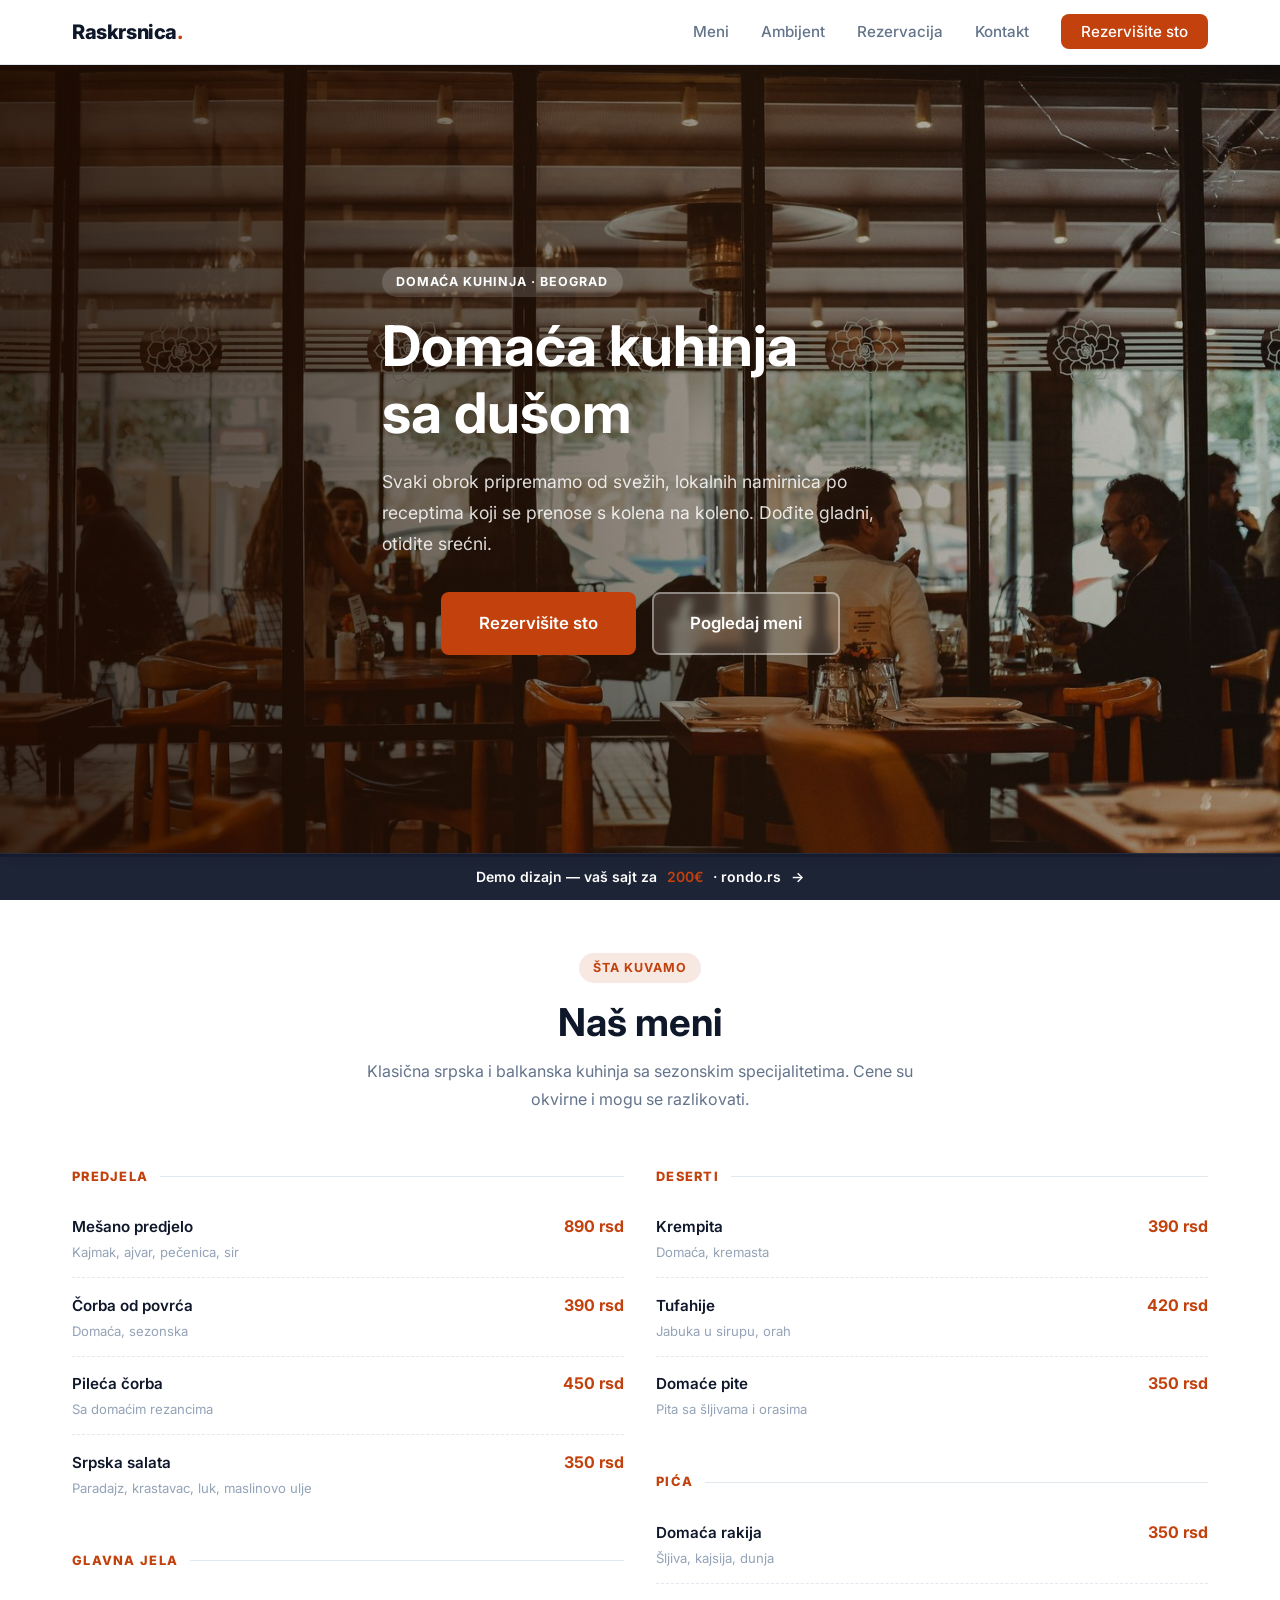
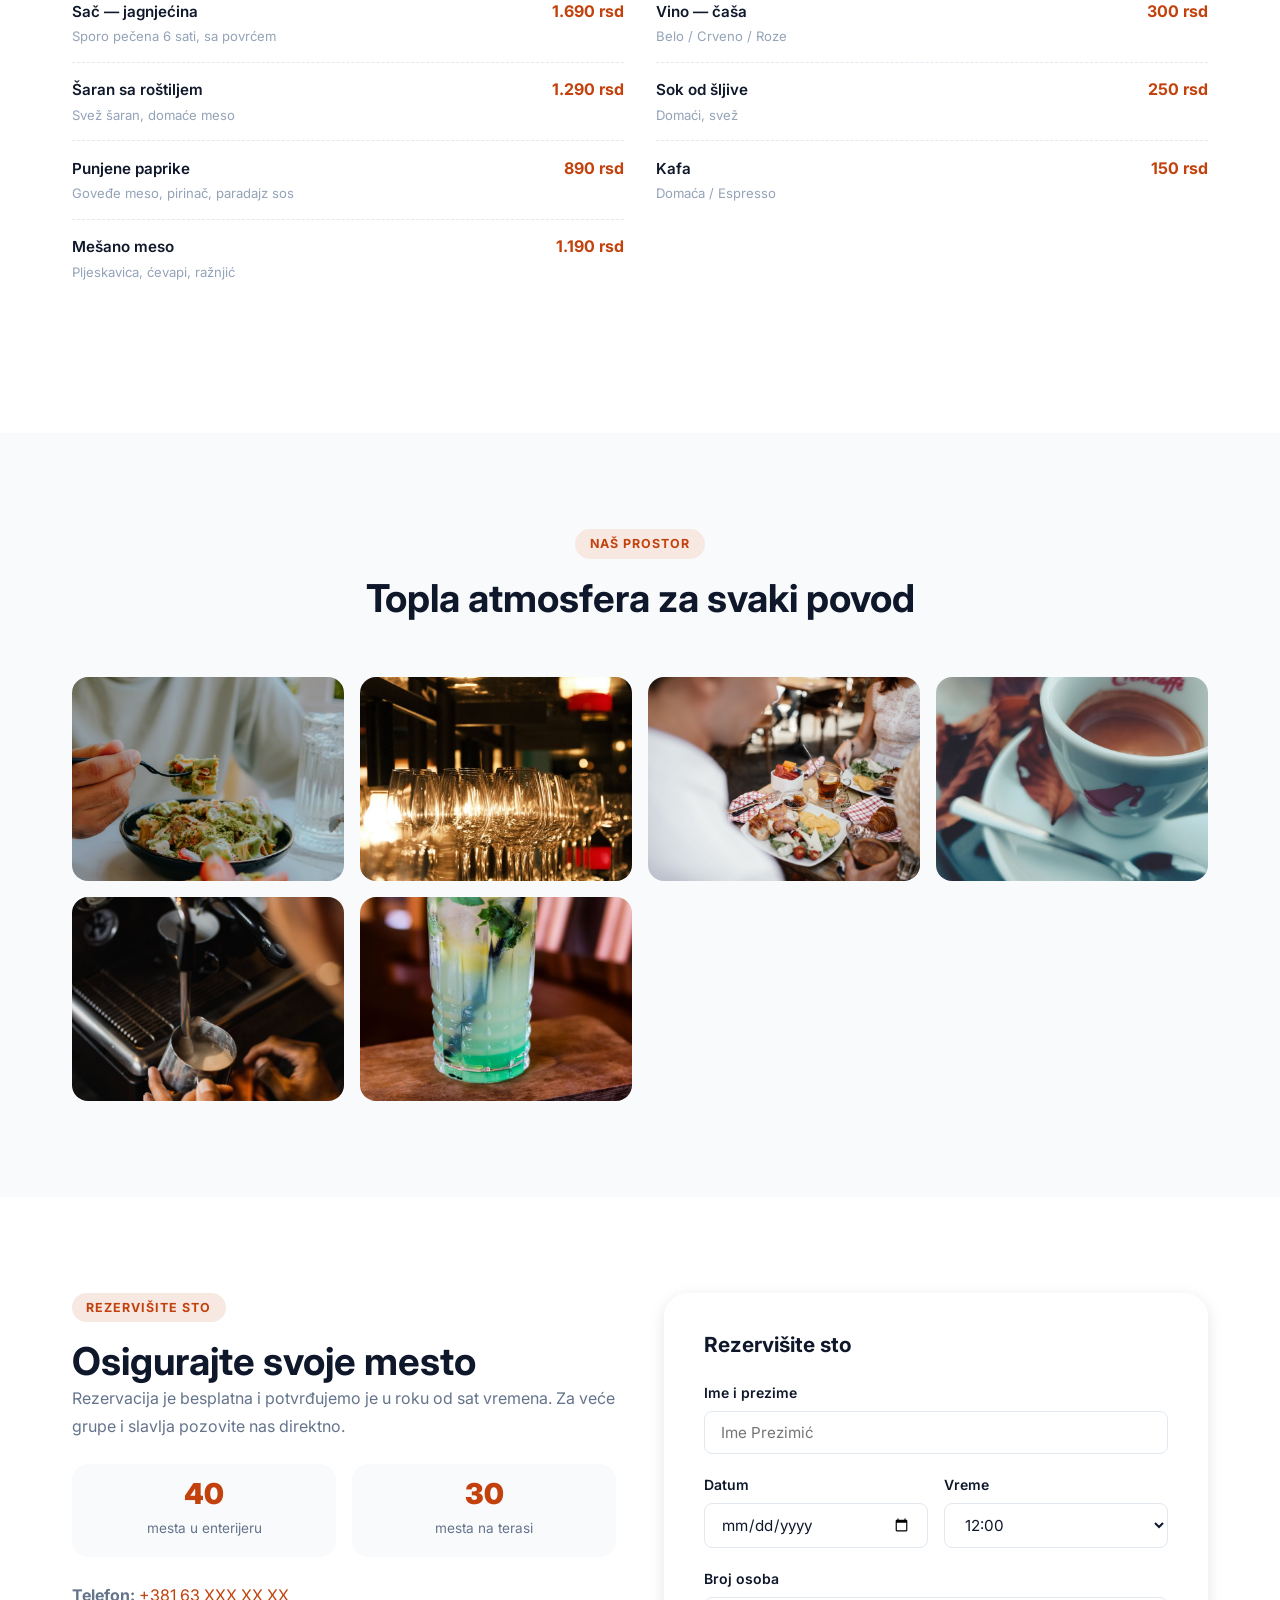
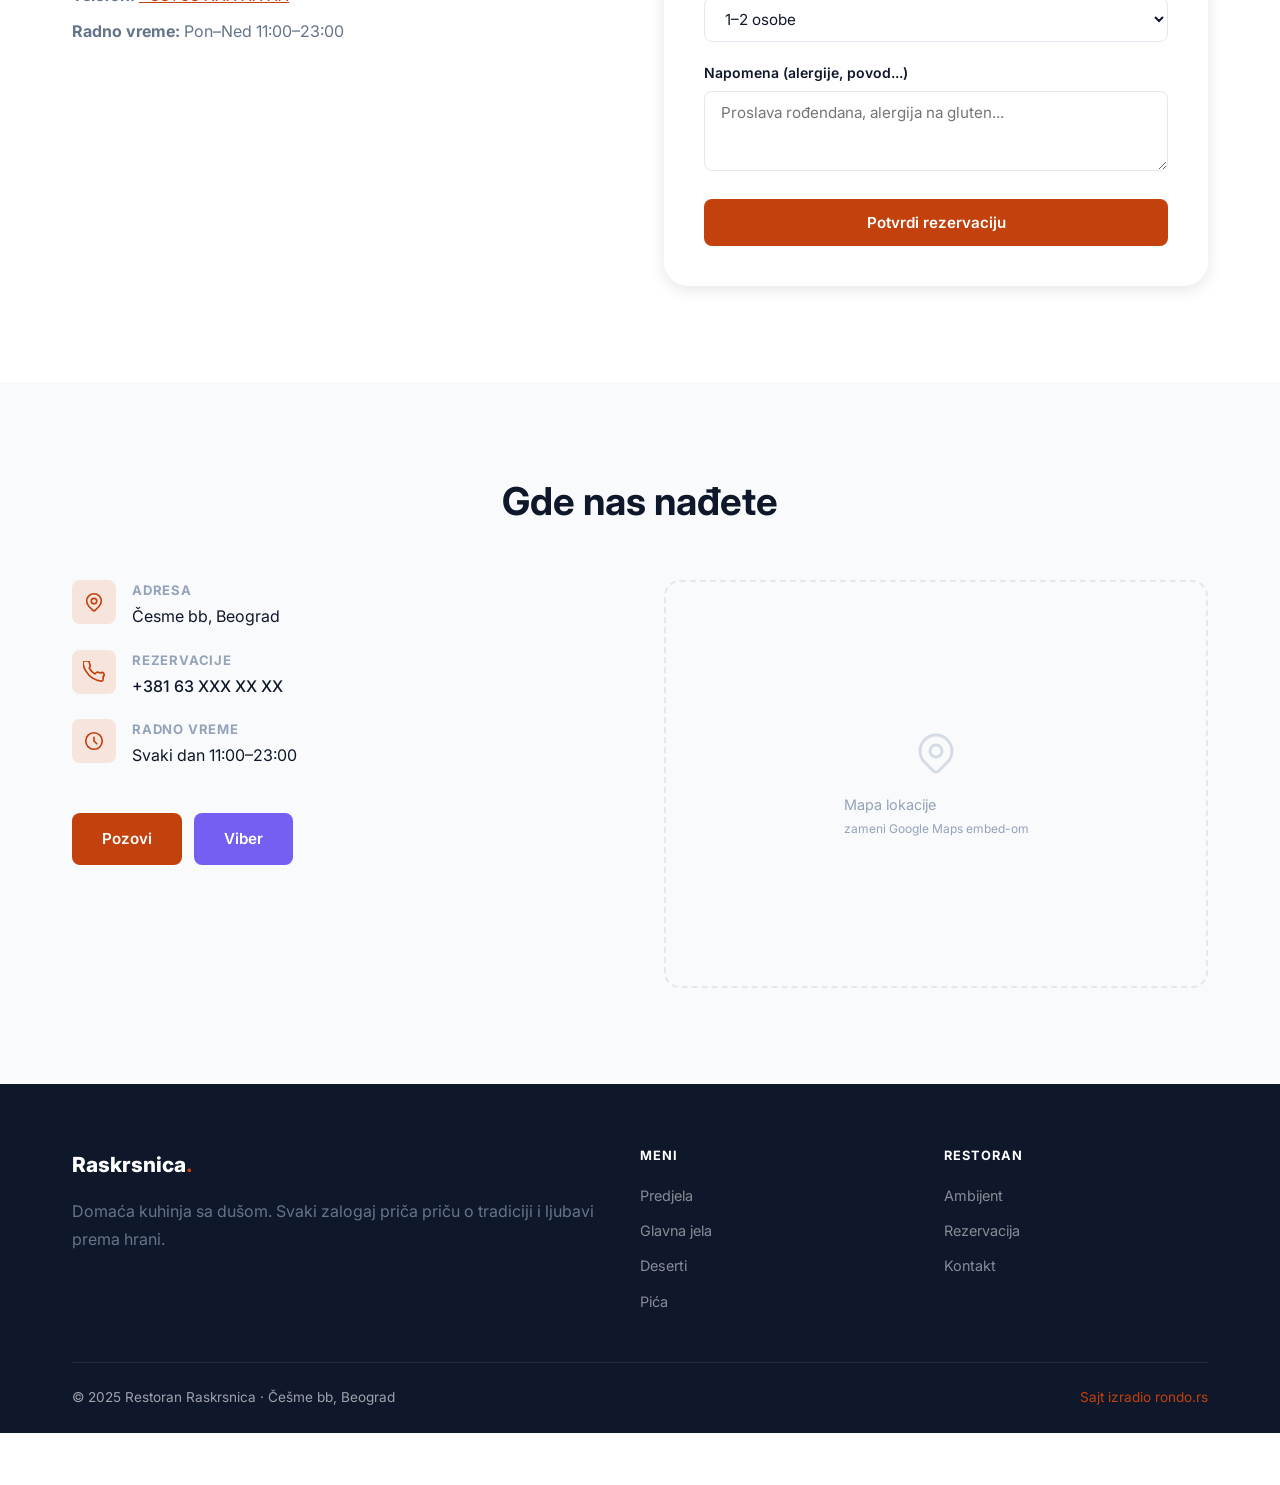
<file: restoran/index.html>
<!DOCTYPE html>
<html lang="sr">
<head>
  <meta charset="UTF-8">
  <meta name="viewport" content="width=device-width, initial-scale=1.0">
  <title>Restoran Raskrsnica — Demo dizajn | rondo.rs</title>
  <meta name="description" content="Demo sajt za restoran. Domaća kuhinja, sveži sastojci, topla atmosfera i laka rezervacija.">
  <link rel="preconnect" href="https://fonts.googleapis.com">
  <link rel="preconnect" href="https://fonts.gstatic.com" crossorigin>
  <link href="https://fonts.googleapis.com/css2?family=Inter:wght@400;500;600;700;800&display=swap" rel="stylesheet">
  <link rel="stylesheet" href="../assets/base.css">
  <link rel="stylesheet" href="theme.css">
</head>
<body>

<!-- NAV -->
<header class="nav" role="banner">
  <div class="container nav-inner">
    <a href="#" class="nav-logo">Raskrsnica<span>.</span></a>
    <ul class="nav-links" id="nav-links" role="list">
      <li><a href="#meni">Meni</a></li>
      <li><a href="#galerija">Ambijent</a></li>
      <li><a href="#rezervacija">Rezervacija</a></li>
      <li><a href="#kontakt">Kontakt</a></li>
      <li><a href="#rezervacija" class="nav-cta">Rezervišite sto</a></li>
    </ul>
    <button class="nav-toggle" id="nav-toggle" aria-label="Otvori meni" aria-expanded="false" aria-controls="nav-links">
      <span class="hamburger" aria-hidden="true"><span></span><span></span><span></span></span>
    </button>
  </div>
</header>

<!-- HERO: photo warm -->
<section class="hero-photo" aria-label="Naslovna">
  <!-- zameni pravom fotografijom -->
  <div class="hero-photo-bg" style="background-image: url('img/hero.jpg')" role="img" aria-label="Restoran Raskrsnica — topla atmosfera i ukusna hrana"></div>
  <div class="hero-photo-overlay" aria-hidden="true"></div>
  <div class="container">
    <div class="hero-photo-content">
      <span class="section-label" style="background:rgba(255,255,255,0.15);color:#fff;">Domaća kuhinja · Beograd</span>
      <h1>Domaća kuhinja<br>sa dušom</h1>
      <p class="lead">Svaki obrok pripremamo od svežih, lokalnih namirnica po receptima koji se prenose s kolena na koleno. Dođite gladni, otidite srećni.</p>
      <div class="hero-btns">
        <a href="#rezervacija" class="btn btn-primary btn-lg">Rezervišite sto</a>
        <a href="#meni" class="btn btn-ghost btn-lg">Pogledaj meni</a>
      </div>
    </div>
  </div>
</section>

<!-- MENI -->
<section class="section" id="meni" aria-labelledby="meni-h2">
  <div class="container">
    <div class="section-title reveal">
      <span class="section-label">Šta kuvamo</span>
      <h2 id="meni-h2">Naš meni</h2>
      <p>Klasična srpska i balkanska kuhinja sa sezonskim specijalitetima. Cene su okvirne i mogu se razlikovati.</p>
    </div>
    <div style="display:grid;grid-template-columns:repeat(auto-fit,minmax(340px,1fr));gap:2rem;">
      <div class="reveal">
        <div class="menu-section">
          <h3 class="menu-category-title">Predjela</h3>
          <div class="menu-item"><div><div class="menu-item-name">Mešano predjelo</div><div class="menu-item-desc">Kajmak, ajvar, pečenica, sir</div></div><div class="menu-item-price">890 rsd</div></div>
          <div class="menu-item"><div><div class="menu-item-name">Čorbа od povrća</div><div class="menu-item-desc">Domaća, sezonska</div></div><div class="menu-item-price">390 rsd</div></div>
          <div class="menu-item"><div><div class="menu-item-name">Pilećа čorba</div><div class="menu-item-desc">Sa domaćim rezancima</div></div><div class="menu-item-price">450 rsd</div></div>
          <div class="menu-item"><div><div class="menu-item-name">Srpska salata</div><div class="menu-item-desc">Paradajz, krastavac, luk, maslinovo ulje</div></div><div class="menu-item-price">350 rsd</div></div>
        </div>
        <div class="menu-section">
          <h3 class="menu-category-title">Glavna jela</h3>
          <div class="menu-item"><div><div class="menu-item-name">Sač — jagnjećina</div><div class="menu-item-desc">Sporo pečena 6 sati, sa povrćem</div></div><div class="menu-item-price">1.690 rsd</div></div>
          <div class="menu-item"><div><div class="menu-item-name">Šaran sa roštiljem</div><div class="menu-item-desc">Svež šaran, domaće meso</div></div><div class="menu-item-price">1.290 rsd</div></div>
          <div class="menu-item"><div><div class="menu-item-name">Punjene paprike</div><div class="menu-item-desc">Goveđe meso, pirinač, paradajz sos</div></div><div class="menu-item-price">890 rsd</div></div>
          <div class="menu-item"><div><div class="menu-item-name">Mešano meso</div><div class="menu-item-desc">Pljeskavica, ćevapi, ražnjić</div></div><div class="menu-item-price">1.190 rsd</div></div>
        </div>
      </div>
      <div class="reveal">
        <div class="menu-section">
          <h3 class="menu-category-title">Deserti</h3>
          <div class="menu-item"><div><div class="menu-item-name">Krempita</div><div class="menu-item-desc">Domaća, kremasta</div></div><div class="menu-item-price">390 rsd</div></div>
          <div class="menu-item"><div><div class="menu-item-name">Tufahije</div><div class="menu-item-desc">Jabuka u sirupu, orah</div></div><div class="menu-item-price">420 rsd</div></div>
          <div class="menu-item"><div><div class="menu-item-name">Domaće pite</div><div class="menu-item-desc">Pita sa šljivama i orasima</div></div><div class="menu-item-price">350 rsd</div></div>
        </div>
        <div class="menu-section">
          <h3 class="menu-category-title">Pića</h3>
          <div class="menu-item"><div><div class="menu-item-name">Domaća rakija</div><div class="menu-item-desc">Šljiva, kajsija, dunja</div></div><div class="menu-item-price">350 rsd</div></div>
          <div class="menu-item"><div><div class="menu-item-name">Vino — čaša</div><div class="menu-item-desc">Belo / Crveno / Roze</div></div><div class="menu-item-price">300 rsd</div></div>
          <div class="menu-item"><div><div class="menu-item-name">Sok od šljive</div><div class="menu-item-desc">Domaći, svež</div></div><div class="menu-item-price">250 rsd</div></div>
          <div class="menu-item"><div><div class="menu-item-name">Kafa</div><div class="menu-item-desc">Domaća / Espresso</div></div><div class="menu-item-price">150 rsd</div></div>
        </div>
      </div>
    </div>
  </div>
</section>

<!-- GALERIJA AMBIJENTA -->
<section class="section section--alt" id="galerija" aria-labelledby="gal-h2">
  <div class="container">
    <div class="section-title reveal">
      <span class="section-label">Naš prostor</span>
      <h2 id="gal-h2">Topla atmosfera za svaki povod</h2>
    </div>
    <div class="gallery-grid">
      <!-- zameni pravim fotografijama -->
      <div class="gallery-item reveal"><img src="img/g1.jpg" alt="Enterijer restorana" loading="lazy" decoding="async" width="800" height="600"><div class="gallery-overlay" aria-hidden="true"></div></div>
      <div class="gallery-item reveal"><img src="img/g2.jpg" alt="Specijalitet kuhinje" loading="lazy" decoding="async" width="800" height="600"><div class="gallery-overlay" aria-hidden="true"></div></div>
      <div class="gallery-item reveal"><img src="img/g3.jpg" alt="Mešano predjelo" loading="lazy" decoding="async" width="800" height="600"><div class="gallery-overlay" aria-hidden="true"></div></div>
      <div class="gallery-item reveal"><img src="img/g4.jpg" alt="Terasa restorana" loading="lazy" decoding="async" width="800" height="600"><div class="gallery-overlay" aria-hidden="true"></div></div>
      <div class="gallery-item reveal"><img src="img/g5.jpg" alt="Desert" loading="lazy" decoding="async" width="800" height="600"><div class="gallery-overlay" aria-hidden="true"></div></div>
      <div class="gallery-item reveal"><img src="img/g6.jpg" alt="Porodični sto" loading="lazy" decoding="async" width="800" height="600"><div class="gallery-overlay" aria-hidden="true"></div></div>
    </div>
  </div>
</section>

<!-- REZERVACIJA -->
<section class="section" id="rezervacija" aria-labelledby="rez-h2">
  <div class="container">
    <div style="display:grid;grid-template-columns:1fr 1fr;gap:3rem;align-items:start;">
      <div class="reveal">
        <span class="section-label">Rezervišite sto</span>
        <h2 id="rez-h2">Osigurajte svoje mesto</h2>
        <p style="margin-bottom:1.5rem;">Rezervacija je besplatna i potvrđujemo je u roku od sat vremena. Za veće grupe i slavlja pozovite nas direktno.</p>
        <div class="why-grid" style="grid-template-columns:1fr 1fr;gap:1rem;margin-top:1.5rem;">
          <div class="why-item" style="padding:1rem;background:var(--bg-alt);border-radius:var(--radius-lg);">
            <div class="why-num" style="font-size:1.8rem;">40</div>
            <p style="font-size:0.85rem;">mesta u enterijeru</p>
          </div>
          <div class="why-item" style="padding:1rem;background:var(--bg-alt);border-radius:var(--radius-lg);">
            <div class="why-num" style="font-size:1.8rem;">30</div>
            <p style="font-size:0.85rem;">mesta na terasi</p>
          </div>
        </div>
        <div style="margin-top:1.5rem;">
          <p><strong>Telefon:</strong> <a href="tel:+38163XXXXXXX" style="color:var(--accent);">+381 63 XXX XX XX</a></p>
          <p style="margin-top:0.5rem;"><strong>Radno vreme:</strong> Pon–Ned 11:00–23:00</p>
        </div>
      </div>
      <div class="quick-form reveal">
        <h3>Rezervišite sto</h3>
        <div class="form-group">
          <label for="ime">Ime i prezime</label>
          <input type="text" id="ime" placeholder="Ime Prezimić" autocomplete="name">
        </div>
        <div style="display:grid;grid-template-columns:1fr 1fr;gap:1rem;">
          <div class="form-group">
            <label for="datum">Datum</label>
            <input type="date" id="datum">
          </div>
          <div class="form-group">
            <label for="vreme">Vreme</label>
            <select id="vreme">
              <option>12:00</option><option>13:00</option><option>14:00</option>
              <option>18:00</option><option>19:00</option><option>20:00</option>
              <option>21:00</option>
            </select>
          </div>
        </div>
        <div class="form-group">
          <label for="osobe">Broj osoba</label>
          <select id="osobe">
            <option>1–2 osobe</option><option>3–4 osobe</option>
            <option>5–8 osoba</option><option>9–15 osoba</option>
            <option>16+ (slavlje)</option>
          </select>
        </div>
        <div class="form-group">
          <label for="napomena">Napomena (alergije, povod...)</label>
          <textarea id="napomena" style="min-height:80px;" placeholder="Proslava rođendana, alergija na gluten..."></textarea>
        </div>
        <button class="btn btn-primary" style="width:100%;justify-content:center;" type="button">Potvrdi rezervaciju</button>
      </div>
    </div>
  </div>
</section>

<!-- KONTAKT -->
<section class="section section--alt" id="kontakt" aria-labelledby="kontakt-h2">
  <div class="container">
    <div class="section-title reveal"><h2 id="kontakt-h2">Gde nas nađete</h2></div>
    <div class="contact-grid">
      <div class="contact-info reveal">
        <div class="contact-item">
          <div class="contact-icon" aria-hidden="true"><svg viewBox="0 0 24 24"><path d="M17.657 16.657L13.414 20.9a2 2 0 01-2.827 0l-4.244-4.243a8 8 0 1111.314 0z"/><path d="M15 11a3 3 0 11-6 0 3 3 0 016 0z"/></svg></div>
          <div class="contact-item-text"><strong>Adresa</strong><span>Česme bb, Beograd</span></div>
        </div>
        <div class="contact-item">
          <div class="contact-icon" aria-hidden="true"><svg viewBox="0 0 24 24"><path d="M22 16.92v3a2 2 0 01-2.18 2A19.79 19.79 0 0111.19 19 19.5 19.5 0 013.07 10.8 19.79 19.79 0 010 2.19 2 2 0 012 0h3a2 2 0 012 1.72 12.84 12.84 0 00.7 2.81 2 2 0 01-.45 2.11L6.91 7.91a16 16 0 006.18 6.18l1.27-1.27a2 2 0 012.11-.45 12.84 12.84 0 002.81.7A2 2 0 0122 16.92z"/></svg></div>
          <div class="contact-item-text"><strong>Rezervacije</strong><a href="tel:+38163XXXXXXX">+381 63 XXX XX XX</a></div>
        </div>
        <div class="contact-item">
          <div class="contact-icon" aria-hidden="true"><svg viewBox="0 0 24 24"><path d="M12 8v4l3 3m6-3a9 9 0 11-18 0 9 9 0 0118 0z"/></svg></div>
          <div class="contact-item-text"><strong>Radno vreme</strong><span>Svaki dan 11:00–23:00</span></div>
        </div>
        <div class="contact-btns">
          <a href="tel:+38163XXXXXXX" class="btn btn-primary">Pozovi</a>
          <a href="viber://chat?number=%2B38163XXXXXXX" class="btn btn-viber">Viber</a>
        </div>
      </div>
      <!-- zameni pravom Google Maps embed-om -->
      <div class="map-placeholder reveal" role="img" aria-label="Mapa lokacije restorana">
        <svg viewBox="0 0 24 24" fill="none" stroke="currentColor" stroke-width="1.5" aria-hidden="true"><path d="M17.657 16.657L13.414 20.9a2 2 0 01-2.827 0l-4.244-4.243a8 8 0 1111.314 0z"/><path d="M15 11a3 3 0 11-6 0 3 3 0 016 0z"/></svg>
        <span>Mapa lokacije<br><small>zameni Google Maps embed-om</small></span>
      </div>
    </div>
  </div>
</section>

<footer class="footer" role="contentinfo">
  <div class="container">
    <div class="footer-grid">
      <div class="footer-brand">
        <a href="#" class="footer-logo">Raskrsnica<span>.</span></a>
        <p>Domaća kuhinja sa dušom. Svaki zalogaj priča priču o tradiciji i ljubavi prema hrani.</p>
      </div>
      <nav aria-label="Footer meni">
        <h4>Meni</h4>
        <ul>
          <li><a href="#meni">Predjela</a></li>
          <li><a href="#meni">Glavna jela</a></li>
          <li><a href="#meni">Deserti</a></li>
          <li><a href="#meni">Pića</a></li>
        </ul>
      </nav>
      <nav aria-label="Footer info">
        <h4>Restoran</h4>
        <ul>
          <li><a href="#galerija">Ambijent</a></li>
          <li><a href="#rezervacija">Rezervacija</a></li>
          <li><a href="#kontakt">Kontakt</a></li>
        </ul>
      </nav>
    </div>
    <div class="footer-bottom">
      <span>© 2025 Restoran Raskrsnica · Češme bb, Beograd</span>
      <a href="https://rondo.rs/usluge/novo/" target="_blank" rel="noopener">Sajt izradio rondo.rs</a>
    </div>
  </div>
</footer>

<div class="demo-bar" role="complementary" aria-label="Demo informacija">
  <a href="https://rondo.rs/usluge/novo/" target="_blank" rel="noopener">
    Demo dizajn — vaš sajt za <span class="demo-bar-hi">200€</span> · rondo.rs
  </a>
</div>

<script src="../assets/base.js" defer></script>
</body>
</html>
</file>
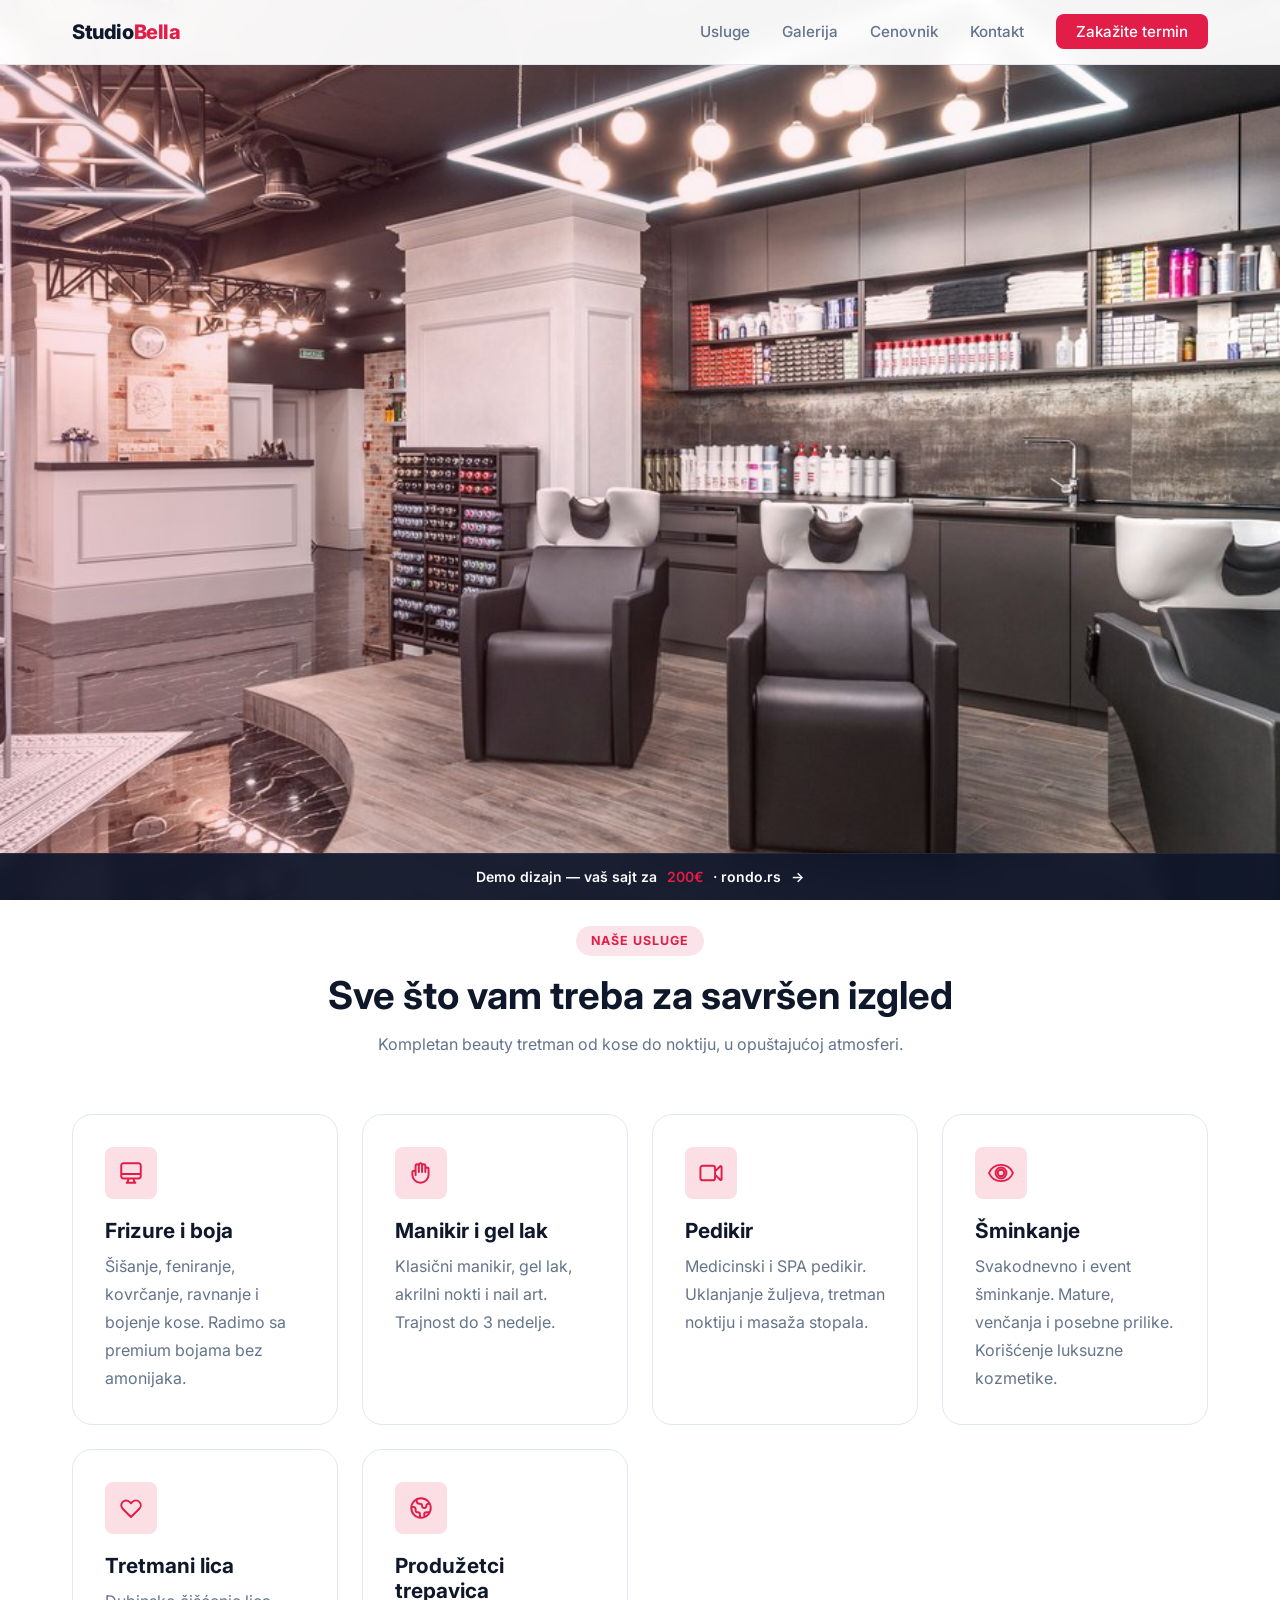
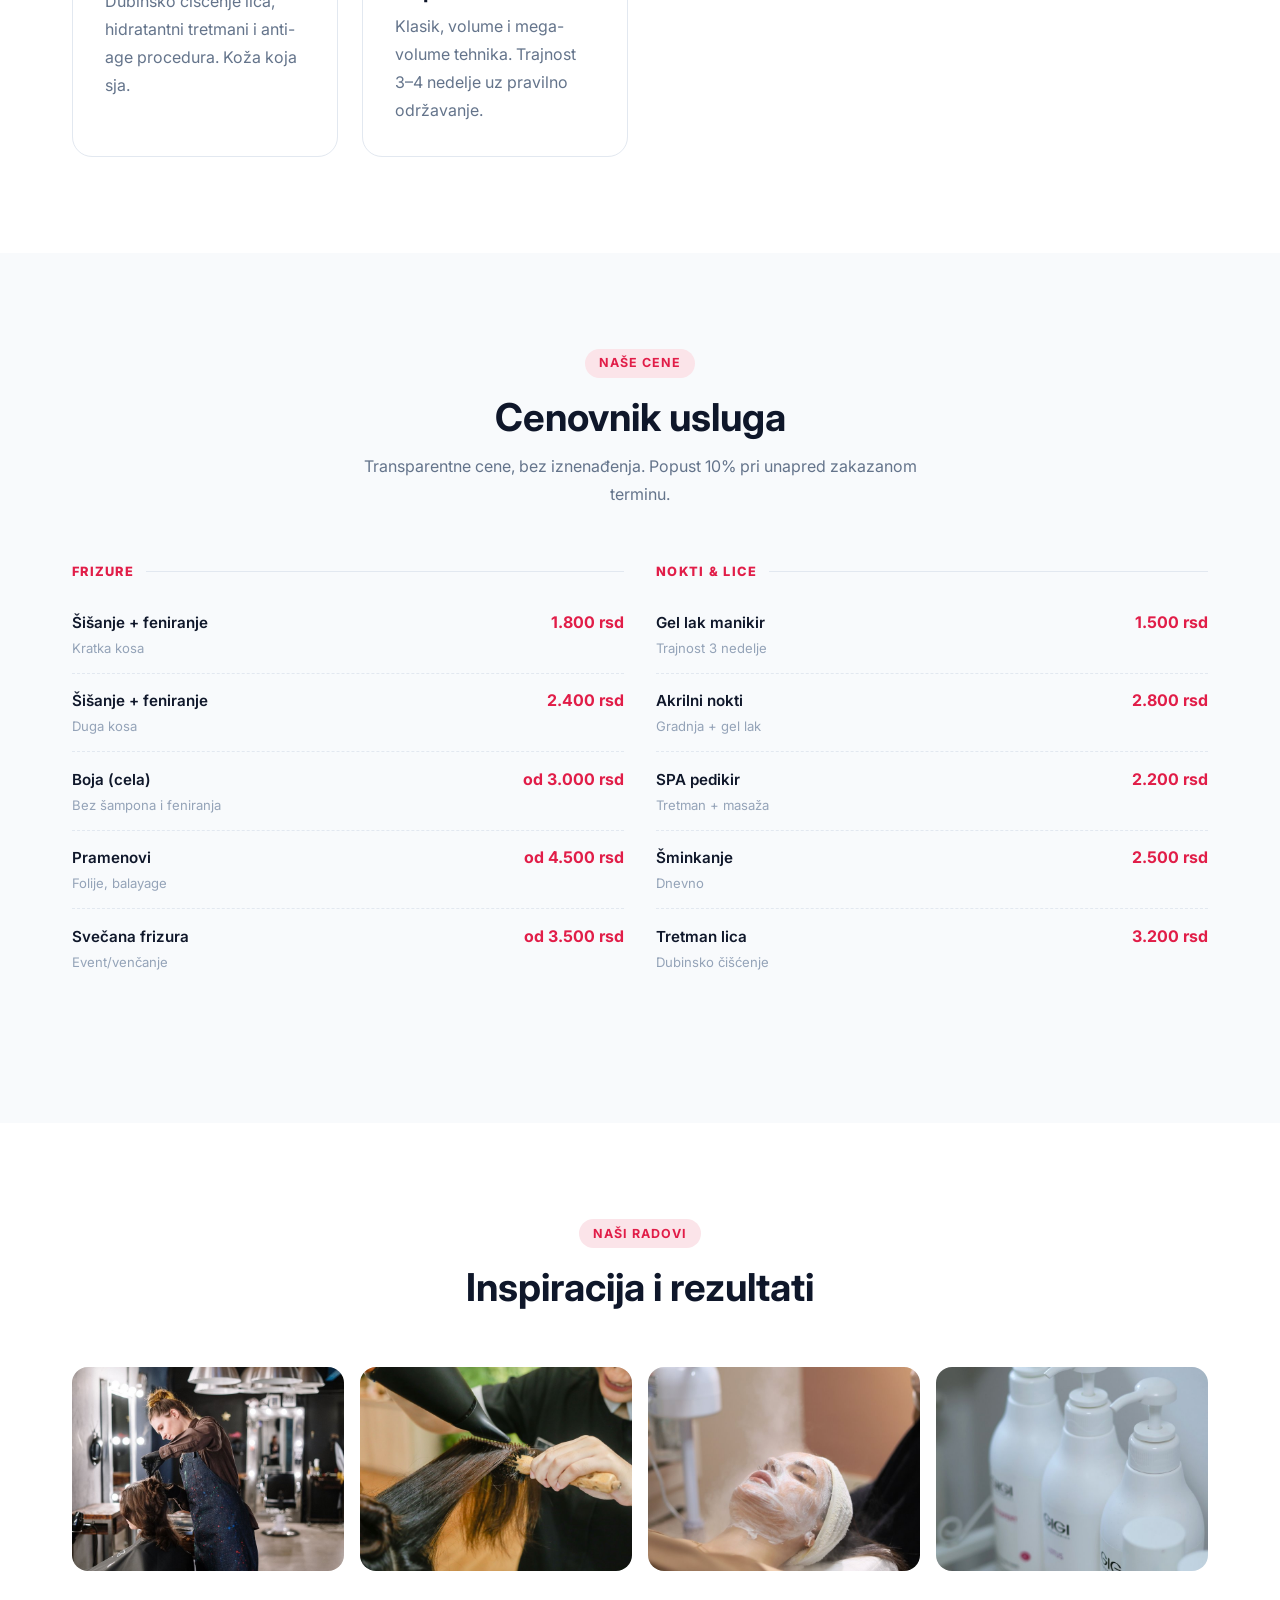
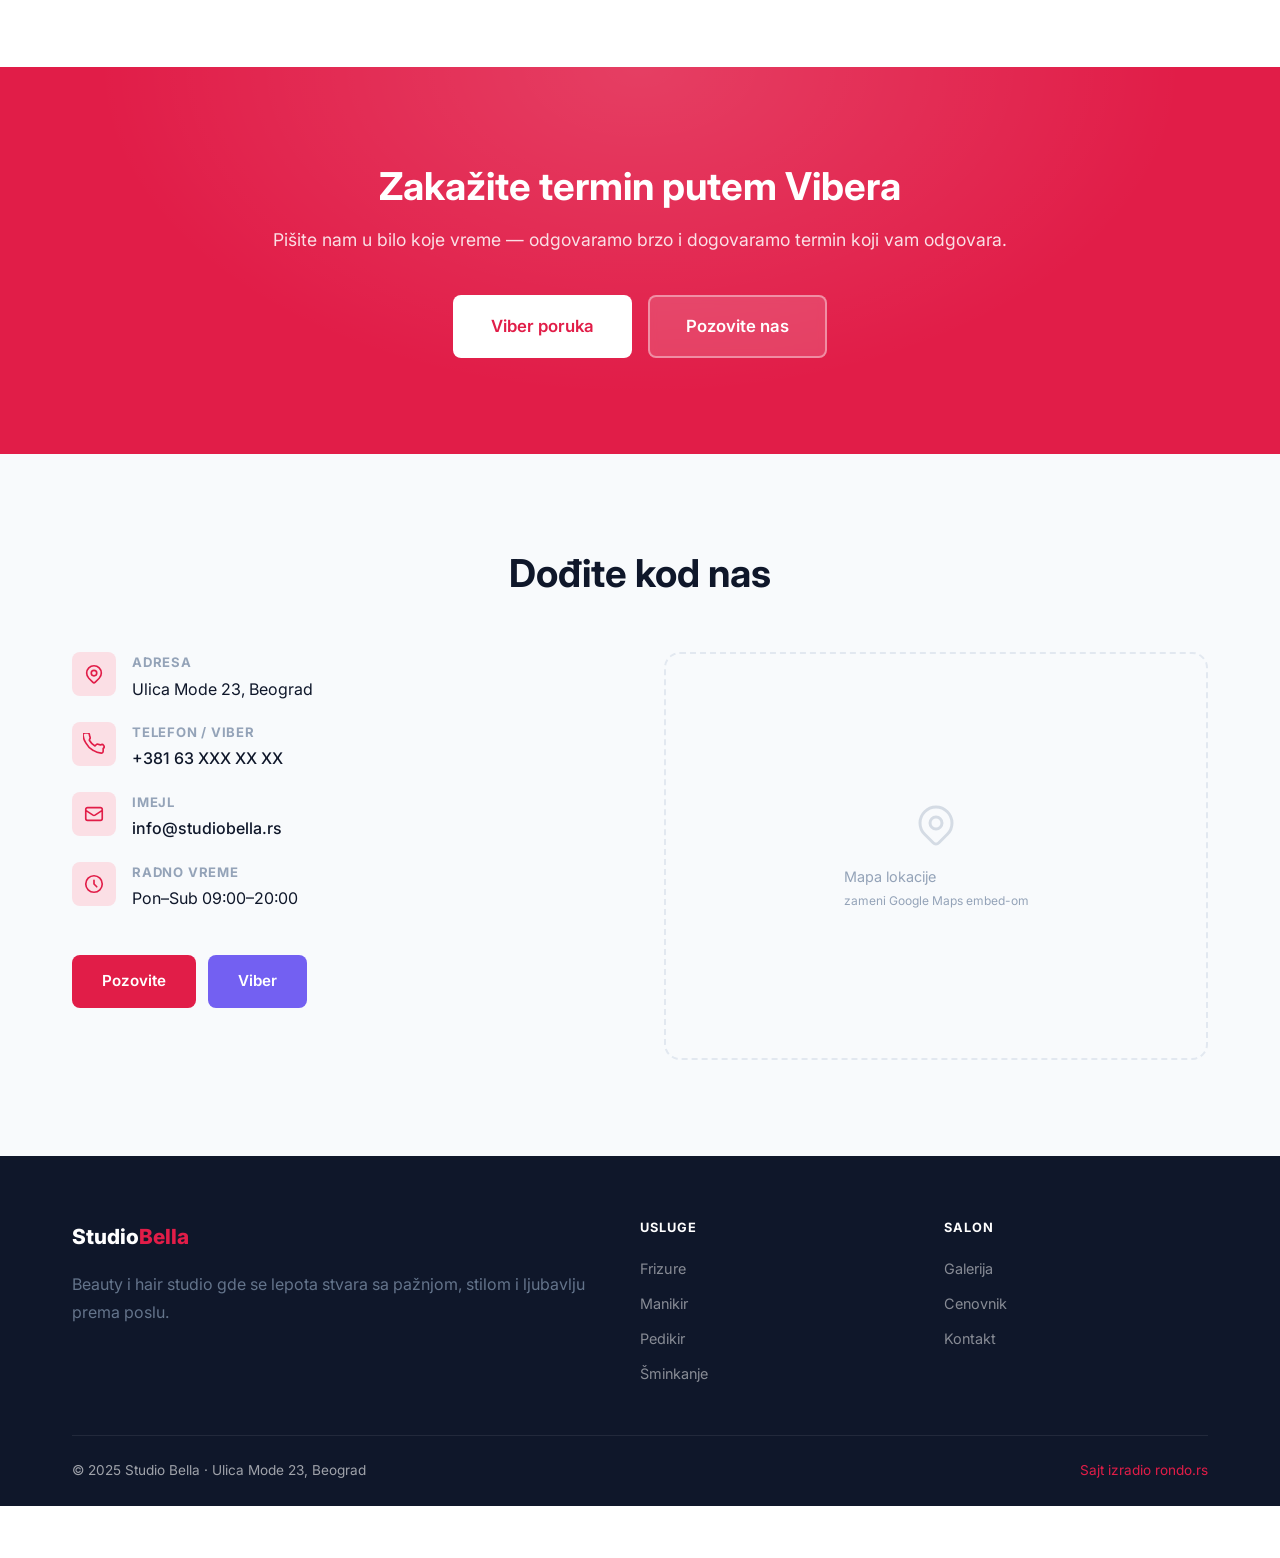
<file: salon/index.html>
<!DOCTYPE html>
<html lang="sr">
<head>
  <meta charset="UTF-8">
  <meta name="viewport" content="width=device-width, initial-scale=1.0">
  <title>Studio Bella — Demo dizajn | rondo.rs</title>
  <meta name="description" content="Demo sajt za frizerski salon i beauty studio. Frizure, manikir, pedikir i tretmani lica.">
  <link rel="preconnect" href="https://fonts.googleapis.com">
  <link rel="preconnect" href="https://fonts.gstatic.com" crossorigin>
  <link href="https://fonts.googleapis.com/css2?family=Inter:wght@400;500;600;700;800&display=swap" rel="stylesheet">
  <link rel="stylesheet" href="../assets/base.css">
  <link rel="stylesheet" href="theme.css">
</head>
<body>

<!-- NAV -->
<header class="nav" role="banner">
  <div class="container nav-inner">
    <a href="#" class="nav-logo">Studio<span>Bella</span></a>
    <ul class="nav-links" id="nav-links" role="list">
      <li><a href="#usluge">Usluge</a></li>
      <li><a href="#galerija">Galerija</a></li>
      <li><a href="#cenovnik">Cenovnik</a></li>
      <li><a href="#kontakt">Kontakt</a></li>
      <li><a href="#kontakt" class="nav-cta">Zakažite termin</a></li>
    </ul>
    <button class="nav-toggle" id="nav-toggle" aria-label="Otvori meni" aria-expanded="false" aria-controls="nav-links">
      <span class="hamburger" aria-hidden="true"><span></span><span></span><span></span></span>
    </button>
  </div>
</header>

<!-- HERO: split (reversed — visual left, text right) -->
<section class="hero-split" aria-label="Naslovna" style="min-height:85vh;">
  <div class="hero-split-visual" style="order:0;">
    <!-- zameni pravom fotografijom -->
    <img src="img/hero.jpg"
         alt="Beauty salon Studio Bella" loading="eager" decoding="async" width="900" height="1200"
         style="width:100%;height:100%;object-fit:cover;position:absolute;inset:0;border-radius:0;">
    <div style="position:absolute;inset:0;background:linear-gradient(to right,rgba(225,29,72,0.15),transparent);pointer-events:none;" aria-hidden="true"></div>
  </div>
  <div class="hero-split-text" style="order:1;background:#fff;">
    <span class="section-label">Beauty &amp; Hair studio</span>
    <h1>Prostor gde se<br>lepota <span class="text-accent">stvara</span></h1>
    <p class="lead">Frizer, manikir, pedikir, šminkanje i tretmani lica — sve na jednom mestu. Iskusni tim koji zna šta žena želi.</p>
    <div class="hero-btns" style="justify-content:flex-start;">
      <a href="#kontakt" class="btn btn-primary btn-lg">Zakažite termin</a>
      <a href="viber://chat?number=%2B38163XXXXXXX" class="btn btn-viber btn-lg">Viber</a>
    </div>
    <div style="display:flex;gap:2rem;margin-top:2.5rem;padding-top:2rem;border-top:1px solid var(--border);flex-wrap:wrap;">
      <div><strong style="display:block;font-size:1.5rem;font-weight:800;color:var(--text);">8+</strong><span style="font-size:0.85rem;color:var(--text-muted);">godina iskustva</span></div>
      <div><strong style="display:block;font-size:1.5rem;font-weight:800;color:var(--text);">2.000+</strong><span style="font-size:0.85rem;color:var(--text-muted);">zadovoljnih klijentica</span></div>
      <div><strong style="display:block;font-size:1.5rem;font-weight:800;color:var(--accent);">★ 4.9</strong><span style="font-size:0.85rem;color:var(--text-muted);">prosečna ocena</span></div>
    </div>
  </div>
</section>

<!-- USLUGE -->
<section class="section" id="usluge" aria-labelledby="usluge-h2">
  <div class="container">
    <div class="section-title reveal">
      <span class="section-label">Naše usluge</span>
      <h2 id="usluge-h2">Sve što vam treba za savršen izgled</h2>
      <p>Kompletan beauty tretman od kose do noktiju, u opuštajućoj atmosferi.</p>
    </div>
    <div class="services-grid">
      <div class="service-card reveal">
        <div class="card-icon" aria-hidden="true">
          <svg viewBox="0 0 24 24"><path d="M9.75 17L9 20l-1 1h8l-1-1-.75-3M3 13h18M5 17h14a2 2 0 002-2V5a2 2 0 00-2-2H5a2 2 0 00-2 2v10a2 2 0 002 2z"/></svg>
        </div>
        <h3>Frizure i boja</h3>
        <p>Šišanje, feniranje, kovrčanje, ravnanje i bojenje kose. Radimo sa premium bojama bez amonijaka.</p>
      </div>
      <div class="service-card reveal">
        <div class="card-icon" aria-hidden="true">
          <svg viewBox="0 0 24 24"><path d="M7 11.5V14m0-2.5v-6a1.5 1.5 0 113 0m-3 6a1.5 1.5 0 00-3 0v2a7.5 7.5 0 0015 0v-5a1.5 1.5 0 00-3 0m-6-3V11m0-5.5v-1a1.5 1.5 0 013 0v1m0 0V11m0-5.5a1.5 1.5 0 013 0V11"/></svg>
        </div>
        <h3>Manikir i gel lak</h3>
        <p>Klasični manikir, gel lak, akrilni nokti i nail art. Trajnost do 3 nedelje.</p>
      </div>
      <div class="service-card reveal">
        <div class="card-icon" aria-hidden="true">
          <svg viewBox="0 0 24 24"><path d="M15.75 10.5l4.72-4.72a.75.75 0 011.28.53v11.38a.75.75 0 01-1.28.53l-4.72-4.72M4.5 18.75h9a2.25 2.25 0 002.25-2.25v-9a2.25 2.25 0 00-2.25-2.25h-9A2.25 2.25 0 002.25 7.5v9a2.25 2.25 0 002.25 2.25z"/></svg>
        </div>
        <h3>Pedikir</h3>
        <p>Medicinski i SPA pedikir. Uklanjanje žuljeva, tretman noktiju i masaža stopala.</p>
      </div>
      <div class="service-card reveal">
        <div class="card-icon" aria-hidden="true">
          <svg viewBox="0 0 24 24"><path d="M12 4.5C7 4.5 2.73 7.61 1 12c1.73 4.39 6 7.5 11 7.5s9.27-3.11 11-7.5c-1.73-4.39-6-7.5-11-7.5zM12 17c-2.76 0-5-2.24-5-5s2.24-5 5-5 5 2.24 5 5-2.24 5-5 5zm0-8c-1.66 0-3 1.34-3 3s1.34 3 3 3 3-1.34 3-3-1.34-3-3-3z"/></svg>
        </div>
        <h3>Šminkanje</h3>
        <p>Svakodnevno i event šminkanje. Mature, venčanja i posebne prilike. Korišćenje luksuzne kozmetike.</p>
      </div>
      <div class="service-card reveal">
        <div class="card-icon" aria-hidden="true">
          <svg viewBox="0 0 24 24"><path d="M4.318 6.318a4.5 4.5 0 000 6.364L12 20.364l7.682-7.682a4.5 4.5 0 00-6.364-6.364L12 7.636l-1.318-1.318a4.5 4.5 0 00-6.364 0z"/></svg>
        </div>
        <h3>Tretmani lica</h3>
        <p>Dubinsko čišćenje lica, hidratantni tretmani i anti-age procedura. Koža koja sja.</p>
      </div>
      <div class="service-card reveal">
        <div class="card-icon" aria-hidden="true">
          <svg viewBox="0 0 24 24"><path d="M3.055 11H5a2 2 0 012 2v1a2 2 0 002 2 2 2 0 012 2v2.945M8 3.935V5.5A2.5 2.5 0 0010.5 8h.5a2 2 0 012 2 2 2 0 104 0 2 2 0 012-2h1.064M15 20.488V18a2 2 0 012-2h3.064M21 12a9 9 0 11-18 0 9 9 0 0118 0z"/></svg>
        </div>
        <h3>Produžetci trepavica</h3>
        <p>Klasik, volume i mega-volume tehnika. Trajnost 3–4 nedelje uz pravilno održavanje.</p>
      </div>
    </div>
  </div>
</section>

<!-- CENOVNIK -->
<section class="section section--alt" id="cenovnik" aria-labelledby="cena-h2">
  <div class="container">
    <div class="section-title reveal">
      <span class="section-label">Naše cene</span>
      <h2 id="cena-h2">Cenovnik usluga</h2>
      <p>Transparentne cene, bez iznenađenja. Popust 10% pri unapred zakazanom terminu.</p>
    </div>
    <div style="display:grid;grid-template-columns:repeat(auto-fit,minmax(300px,1fr));gap:2rem;">
      <div class="reveal">
        <h3 class="menu-category-title">Frizure</h3>
        <div class="menu-section">
          <div class="menu-item"><div><div class="menu-item-name">Šišanje + feniranje</div><div class="menu-item-desc">Kratka kosa</div></div><div class="menu-item-price">1.800 rsd</div></div>
          <div class="menu-item"><div><div class="menu-item-name">Šišanje + feniranje</div><div class="menu-item-desc">Duga kosa</div></div><div class="menu-item-price">2.400 rsd</div></div>
          <div class="menu-item"><div><div class="menu-item-name">Boja (cela)</div><div class="menu-item-desc">Bez šampona i feniranja</div></div><div class="menu-item-price">od 3.000 rsd</div></div>
          <div class="menu-item"><div><div class="menu-item-name">Pramenovi</div><div class="menu-item-desc">Folije, balayage</div></div><div class="menu-item-price">od 4.500 rsd</div></div>
          <div class="menu-item"><div><div class="menu-item-name">Svečana frizura</div><div class="menu-item-desc">Event/venčanje</div></div><div class="menu-item-price">od 3.500 rsd</div></div>
        </div>
      </div>
      <div class="reveal">
        <h3 class="menu-category-title">Nokti &amp; lice</h3>
        <div class="menu-section">
          <div class="menu-item"><div><div class="menu-item-name">Gel lak manikir</div><div class="menu-item-desc">Trajnost 3 nedelje</div></div><div class="menu-item-price">1.500 rsd</div></div>
          <div class="menu-item"><div><div class="menu-item-name">Akrilni nokti</div><div class="menu-item-desc">Gradnja + gel lak</div></div><div class="menu-item-price">2.800 rsd</div></div>
          <div class="menu-item"><div><div class="menu-item-name">SPA pedikir</div><div class="menu-item-desc">Tretman + masaža</div></div><div class="menu-item-price">2.200 rsd</div></div>
          <div class="menu-item"><div><div class="menu-item-name">Šminkanje</div><div class="menu-item-desc">Dnevno</div></div><div class="menu-item-price">2.500 rsd</div></div>
          <div class="menu-item"><div><div class="menu-item-name">Tretman lica</div><div class="menu-item-desc">Dubinsko čišćenje</div></div><div class="menu-item-price">3.200 rsd</div></div>
        </div>
      </div>
    </div>
  </div>
</section>

<!-- GALERIJA -->
<section class="section" id="galerija" aria-labelledby="galerija-h2">
  <div class="container">
    <div class="section-title reveal">
      <span class="section-label">Naši radovi</span>
      <h2 id="galerija-h2">Inspiracija i rezultati</h2>
    </div>
    <div class="gallery-grid">
      <!-- zameni pravim fotografijama -->
      <div class="gallery-item reveal"><img src="img/g1.jpg" alt="Frizura rezultat 1" loading="lazy" decoding="async" width="800" height="600"><div class="gallery-overlay" aria-hidden="true"></div></div>
      <div class="gallery-item reveal"><img src="img/g2.jpg" alt="Nokti rezultat" loading="lazy" decoding="async" width="800" height="600"><div class="gallery-overlay" aria-hidden="true"></div></div>
      <div class="gallery-item reveal"><img src="img/g3.jpg" alt="Šminkanje rezultat" loading="lazy" decoding="async" width="800" height="600"><div class="gallery-overlay" aria-hidden="true"></div></div>
      <div class="gallery-item reveal"><img src="img/g4.jpg" alt="Frizura rezultat 2" loading="lazy" decoding="async" width="800" height="600"><div class="gallery-overlay" aria-hidden="true"></div></div>
    </div>
  </div>
</section>

<!-- VIBER CTA -->
<section class="cta-section" aria-labelledby="viber-h2">
  <div class="cta-section-inner">
    <h2 id="viber-h2">Zakažite termin putem Vibera</h2>
    <p>Pišite nam u bilo koje vreme — odgovaramo brzo i dogovaramo termin koji vam odgovara.</p>
    <div class="hero-btns">
      <a href="viber://chat?number=%2B38163XXXXXXX" class="btn btn-white btn-lg">Viber poruka</a>
      <a href="tel:+38163XXXXXXX" class="btn btn-ghost btn-lg">Pozovite nas</a>
    </div>
  </div>
</section>

<!-- KONTAKT -->
<section class="section section--alt" id="kontakt" aria-labelledby="kontakt-h2">
  <div class="container">
    <div class="section-title reveal">
      <h2 id="kontakt-h2">Dođite kod nas</h2>
    </div>
    <div class="contact-grid">
      <div class="contact-info reveal">
        <div class="contact-item">
          <div class="contact-icon" aria-hidden="true"><svg viewBox="0 0 24 24"><path d="M17.657 16.657L13.414 20.9a2 2 0 01-2.827 0l-4.244-4.243a8 8 0 1111.314 0z"/><path d="M15 11a3 3 0 11-6 0 3 3 0 016 0z"/></svg></div>
          <div class="contact-item-text"><strong>Adresa</strong><span>Ulica Mode 23, Beograd</span></div>
        </div>
        <div class="contact-item">
          <div class="contact-icon" aria-hidden="true"><svg viewBox="0 0 24 24"><path d="M22 16.92v3a2 2 0 01-2.18 2A19.79 19.79 0 0111.19 19 19.5 19.5 0 013.07 10.8 19.79 19.79 0 010 2.19 2 2 0 012 0h3a2 2 0 012 1.72 12.84 12.84 0 00.7 2.81 2 2 0 01-.45 2.11L6.91 7.91a16 16 0 006.18 6.18l1.27-1.27a2 2 0 012.11-.45 12.84 12.84 0 002.81.7A2 2 0 0122 16.92z"/></svg></div>
          <div class="contact-item-text"><strong>Telefon / Viber</strong><a href="tel:+38163XXXXXXX">+381 63 XXX XX XX</a></div>
        </div>
        <div class="contact-item">
          <div class="contact-icon" aria-hidden="true"><svg viewBox="0 0 24 24"><path d="M3 8l7.89 5.26a2 2 0 002.22 0L21 8M5 19h14a2 2 0 002-2V7a2 2 0 00-2-2H5a2 2 0 00-2 2v10a2 2 0 002 2z"/></svg></div>
          <div class="contact-item-text"><strong>Imejl</strong><a href="mailto:info@studiobella.rs">info@studiobella.rs</a></div>
        </div>
        <div class="contact-item">
          <div class="contact-icon" aria-hidden="true"><svg viewBox="0 0 24 24"><path d="M12 8v4l3 3m6-3a9 9 0 11-18 0 9 9 0 0118 0z"/></svg></div>
          <div class="contact-item-text"><strong>Radno vreme</strong><span>Pon–Sub 09:00–20:00</span></div>
        </div>
        <div class="contact-btns">
          <a href="tel:+38163XXXXXXX" class="btn btn-primary">Pozovite</a>
          <a href="viber://chat?number=%2B38163XXXXXXX" class="btn btn-viber">Viber</a>
        </div>
      </div>
      <!-- zameni pravom Google Maps embed-om -->
      <div class="map-placeholder reveal" role="img" aria-label="Mapa lokacije">
        <svg viewBox="0 0 24 24" fill="none" stroke="currentColor" stroke-width="1.5" aria-hidden="true"><path d="M17.657 16.657L13.414 20.9a2 2 0 01-2.827 0l-4.244-4.243a8 8 0 1111.314 0z"/><path d="M15 11a3 3 0 11-6 0 3 3 0 016 0z"/></svg>
        <span>Mapa lokacije<br><small>zameni Google Maps embed-om</small></span>
      </div>
    </div>
  </div>
</section>

<footer class="footer" role="contentinfo">
  <div class="container">
    <div class="footer-grid">
      <div class="footer-brand">
        <a href="#" class="footer-logo">Studio<span>Bella</span></a>
        <p>Beauty i hair studio gde se lepota stvara sa pažnjom, stilom i ljubavlju prema poslu.</p>
      </div>
      <nav aria-label="Footer usluge">
        <h4>Usluge</h4>
        <ul>
          <li><a href="#usluge">Frizure</a></li>
          <li><a href="#usluge">Manikir</a></li>
          <li><a href="#usluge">Pedikir</a></li>
          <li><a href="#usluge">Šminkanje</a></li>
        </ul>
      </nav>
      <nav aria-label="Footer info">
        <h4>Salon</h4>
        <ul>
          <li><a href="#galerija">Galerija</a></li>
          <li><a href="#cenovnik">Cenovnik</a></li>
          <li><a href="#kontakt">Kontakt</a></li>
        </ul>
      </nav>
    </div>
    <div class="footer-bottom">
      <span>© 2025 Studio Bella · Ulica Mode 23, Beograd</span>
      <a href="https://rondo.rs/usluge/novo/" target="_blank" rel="noopener">Sajt izradio rondo.rs</a>
    </div>
  </div>
</footer>

<div class="demo-bar" role="complementary" aria-label="Demo informacija">
  <a href="https://rondo.rs/usluge/novo/" target="_blank" rel="noopener">
    Demo dizajn — vaš sajt za <span class="demo-bar-hi">200€</span> · rondo.rs
  </a>
</div>

<script src="../assets/base.js" defer></script>
</body>
</html>
</file>
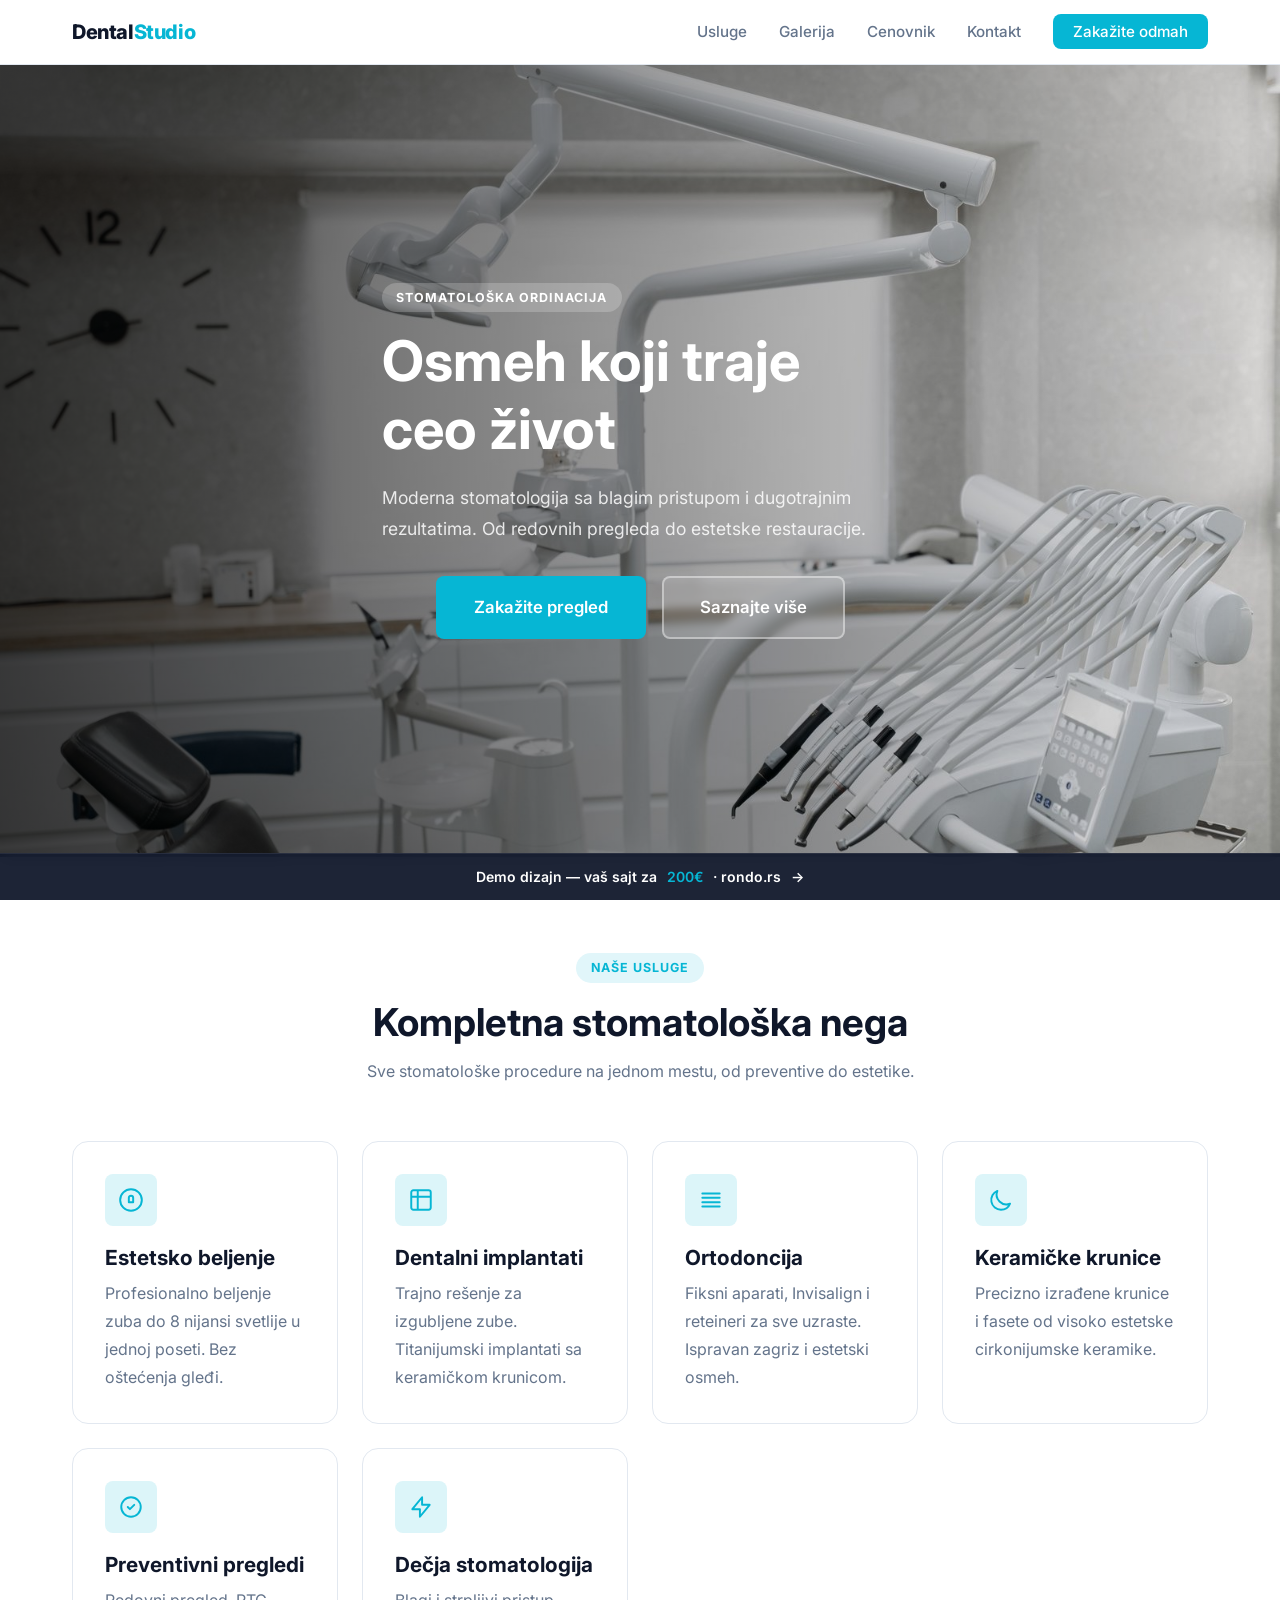
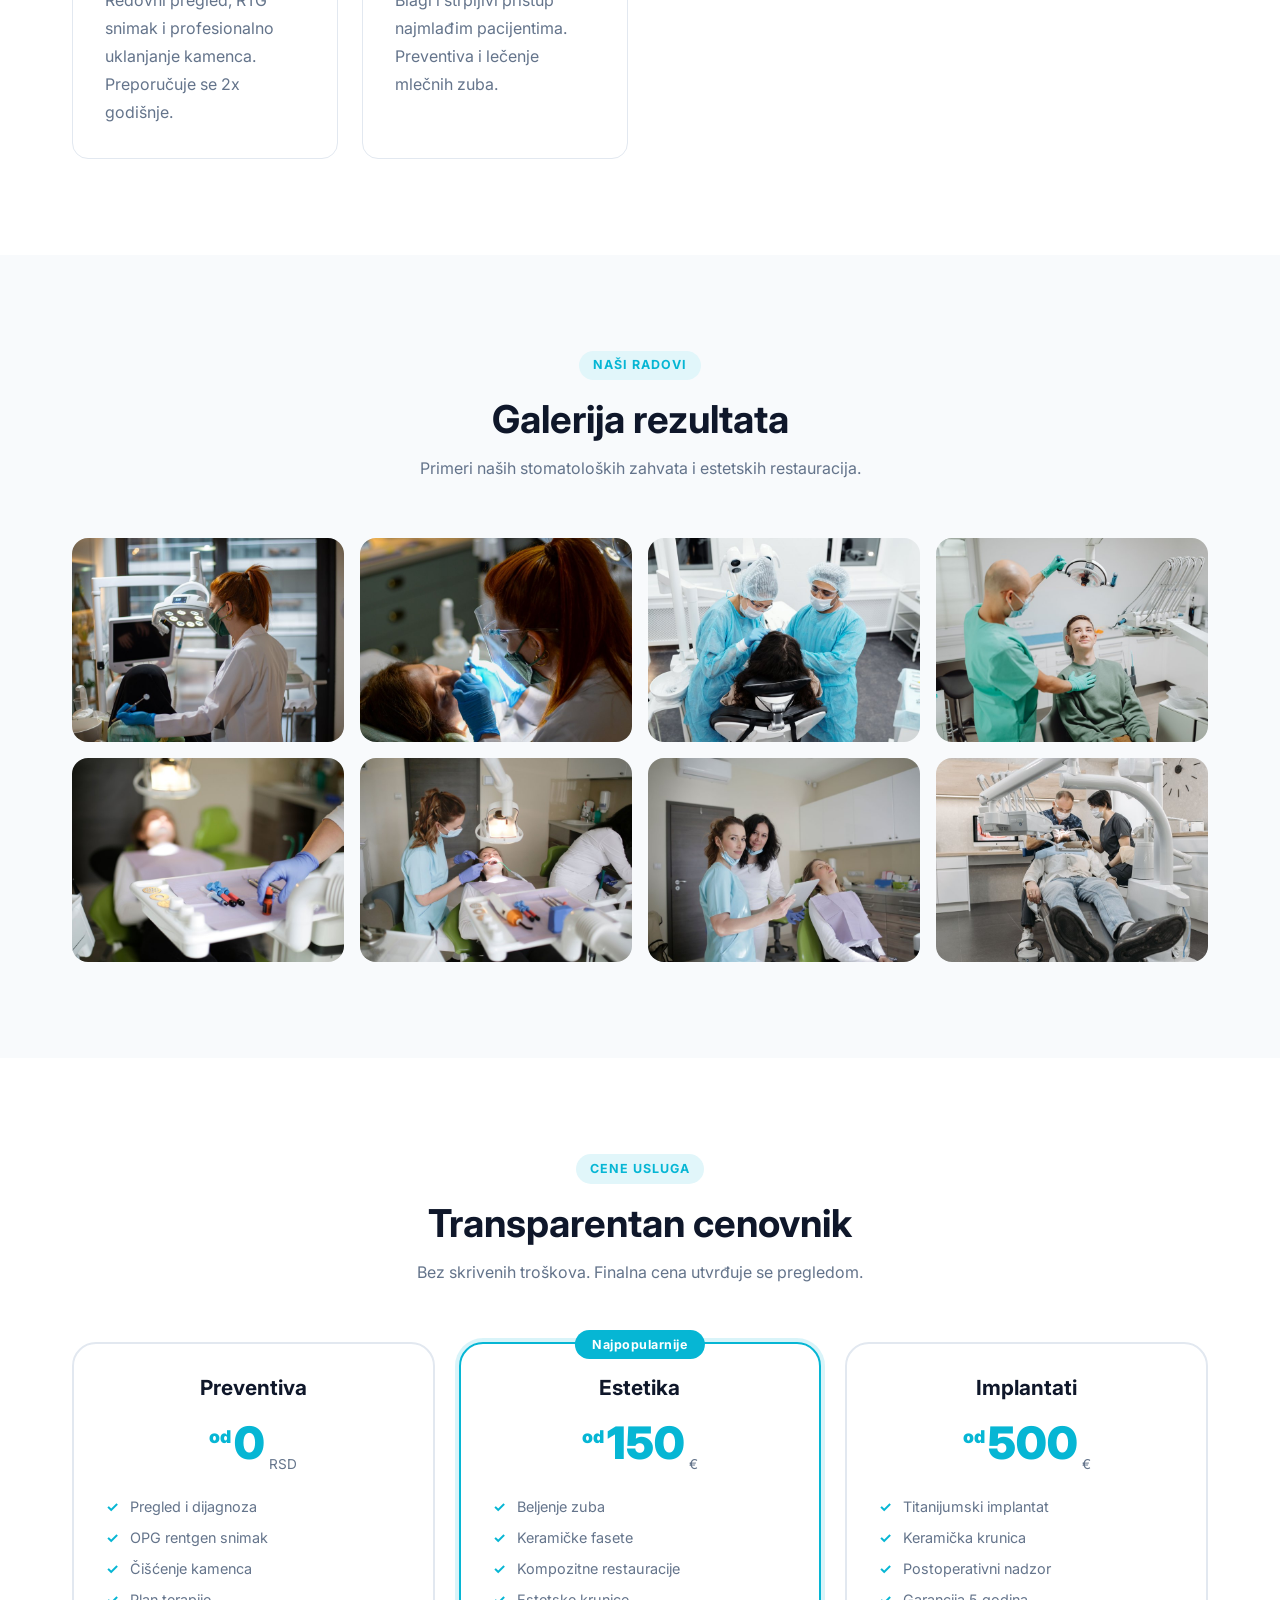
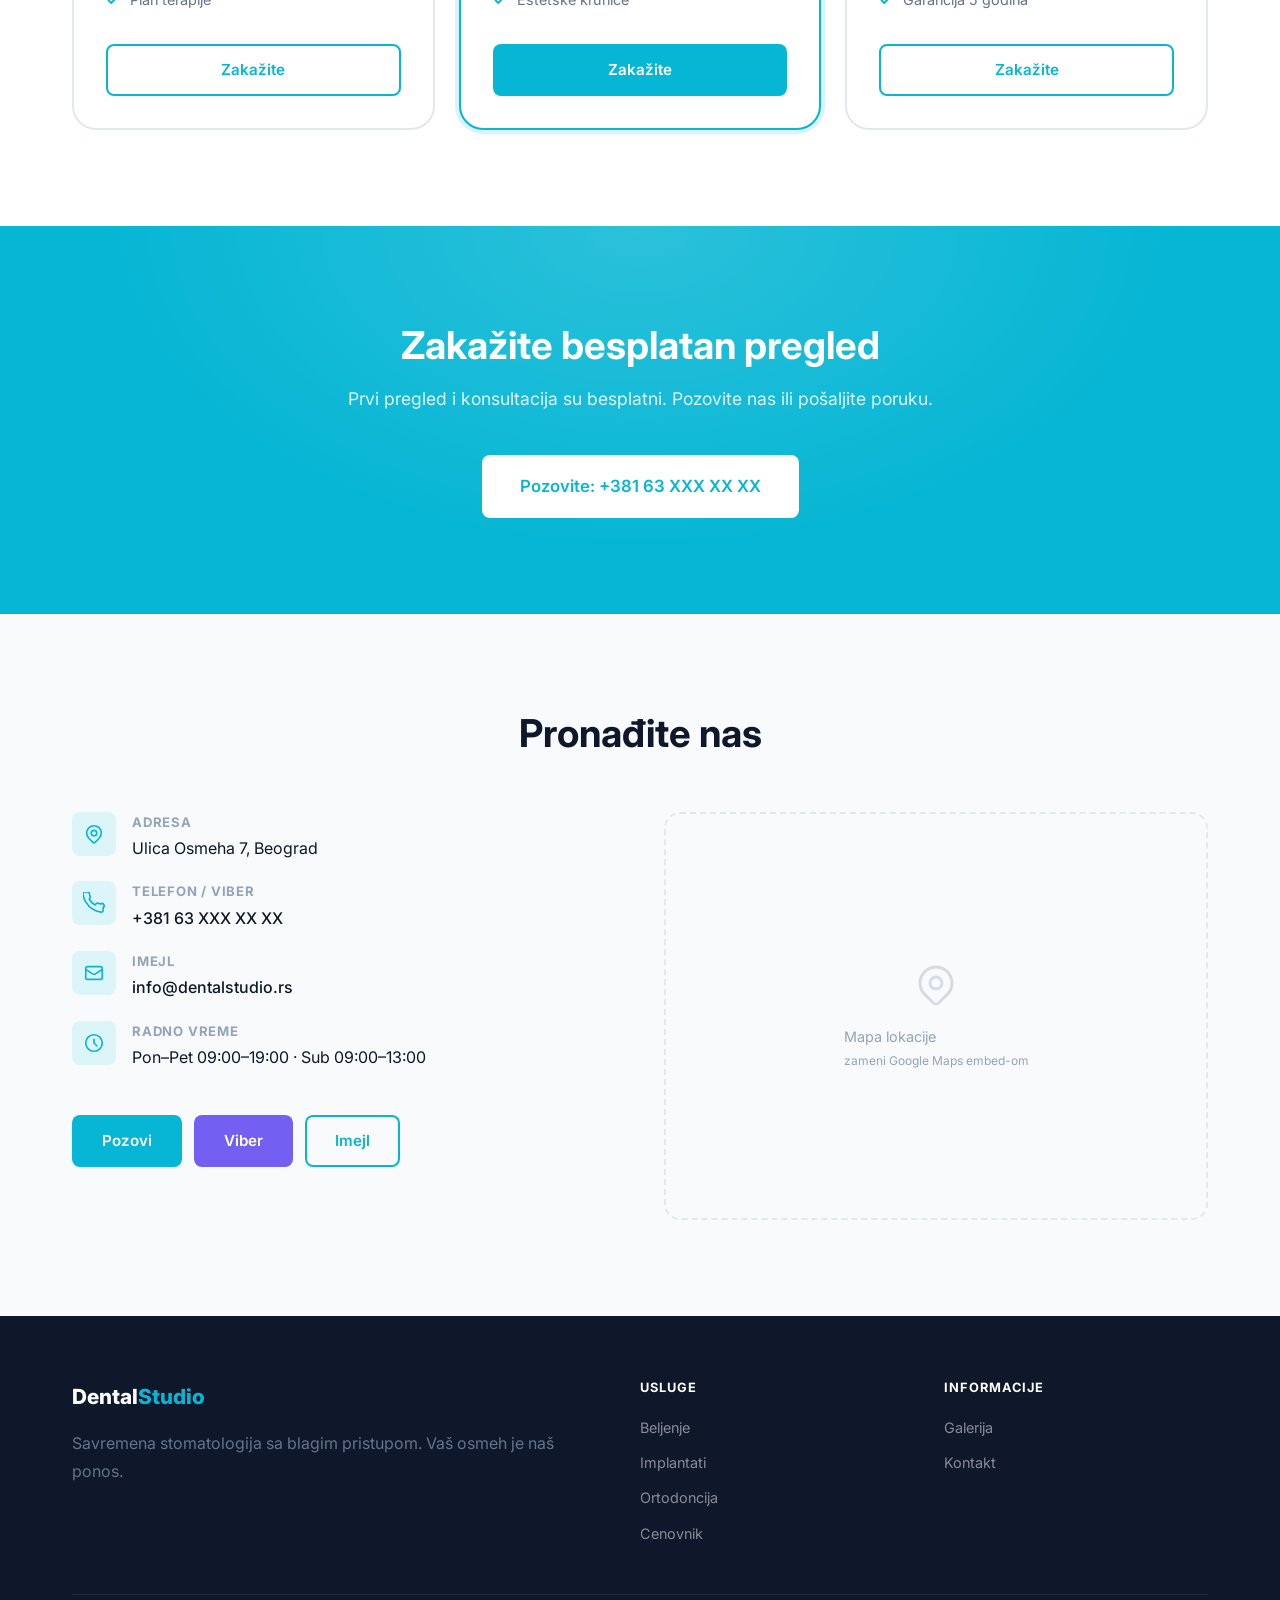
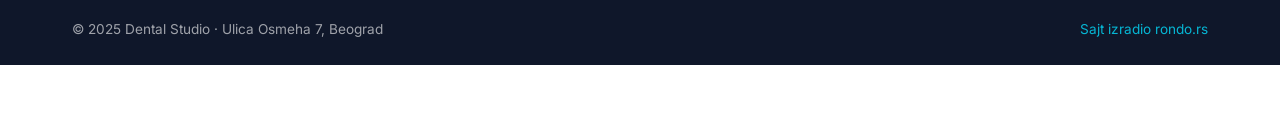
<file: stomatoloska/index.html>
<!DOCTYPE html>
<html lang="sr">
<head>
  <meta charset="UTF-8">
  <meta name="viewport" content="width=device-width, initial-scale=1.0">
  <title>Dental Studio — Demo dizajn | rondo.rs</title>
  <meta name="description" content="Demo sajt za stomatološku ordinaciju. Beljenje, implantati, ortodoncija i keramičke krunice.">
  <link rel="preconnect" href="https://fonts.googleapis.com">
  <link rel="preconnect" href="https://fonts.gstatic.com" crossorigin>
  <link href="https://fonts.googleapis.com/css2?family=Inter:wght@400;500;600;700;800&display=swap" rel="stylesheet">
  <link rel="stylesheet" href="../assets/base.css">
  <link rel="stylesheet" href="theme.css">
</head>
<body>

<!-- NAV -->
<header class="nav" role="banner">
  <div class="container nav-inner">
    <a href="#" class="nav-logo">Dental<span>Studio</span></a>
    <ul class="nav-links" id="nav-links" role="list">
      <li><a href="#usluge">Usluge</a></li>
      <li><a href="#galerija">Galerija</a></li>
      <li><a href="#cenovnik">Cenovnik</a></li>
      <li><a href="#kontakt">Kontakt</a></li>
      <li><a href="#kontakt" class="nav-cta">Zakažite odmah</a></li>
    </ul>
    <button class="nav-toggle" id="nav-toggle" aria-label="Otvori meni" aria-expanded="false" aria-controls="nav-links">
      <span class="hamburger" aria-hidden="true"><span></span><span></span><span></span></span>
    </button>
  </div>
</header>

<!-- HERO: photo -->
<section class="hero-photo" aria-label="Naslovna">
  <!-- zameni pravom fotografijom -->
  <div class="hero-photo-bg" style="background-image: url('img/hero.jpg')" role="img" aria-label="Moderna stomatološka ordinacija"></div>
  <div class="hero-photo-overlay" aria-hidden="true"></div>
  <div class="container">
    <div class="hero-photo-content">
      <span class="section-label" style="background:rgba(255,255,255,0.2);color:#fff;">Stomatološka ordinacija</span>
      <h1>Osmeh koji traje ceo život</h1>
      <p class="lead">Moderna stomatologija sa blagim pristupom i dugotrajnim rezultatima. Od redovnih pregleda do estetske restauracije.</p>
      <div class="hero-btns">
        <a href="#kontakt" class="btn btn-primary btn-lg">Zakažite pregled</a>
        <a href="#usluge" class="btn btn-ghost btn-lg">Saznajte više</a>
      </div>
    </div>
  </div>
</section>

<!-- USLUGE -->
<section class="section" id="usluge" aria-labelledby="usluge-h2">
  <div class="container">
    <div class="section-title reveal">
      <span class="section-label">Naše usluge</span>
      <h2 id="usluge-h2">Kompletna stomatološka nega</h2>
      <p>Sve stomatološke procedure na jednom mestu, od preventive do estetike.</p>
    </div>
    <div class="services-grid">
      <div class="service-card reveal">
        <div class="card-icon" aria-hidden="true">
          <svg viewBox="0 0 24 24"><path d="M12 2C6.5 2 2 6.5 2 12s4.5 10 10 10 10-4.5 10-10S17.5 2 12 2zm0 6c1.1 0 2 .9 2 2v4h-4v-4c0-1.1.9-2 2-2z"/></svg>
        </div>
        <h3>Estetsko beljenje</h3>
        <p>Profesionalno beljenje zuba do 8 nijansi svetlije u jednoj poseti. Bez oštećenja gleđi.</p>
      </div>
      <div class="service-card reveal">
        <div class="card-icon" aria-hidden="true">
          <svg viewBox="0 0 24 24"><path d="M9 3H5a2 2 0 00-2 2v4m6-6h10a2 2 0 012 2v4M9 3v18m0 0h10a2 2 0 002-2V9M9 21H5a2 2 0 01-2-2V9m0 0h18"/></svg>
        </div>
        <h3>Dentalni implantati</h3>
        <p>Trajno rešenje za izgubljene zube. Titanijumski implantati sa keramičkom krunicom.</p>
      </div>
      <div class="service-card reveal">
        <div class="card-icon" aria-hidden="true">
          <svg viewBox="0 0 24 24"><path d="M4 6h16M4 10h16M4 14h16M4 18h16"/></svg>
        </div>
        <h3>Ortodoncija</h3>
        <p>Fiksni aparati, Invisalign i reteineri za sve uzraste. Ispravan zagriz i estetski osmeh.</p>
      </div>
      <div class="service-card reveal">
        <div class="card-icon" aria-hidden="true">
          <svg viewBox="0 0 24 24"><path d="M20.354 15.354A9 9 0 018.646 3.646 9.003 9.003 0 0012 21a9.003 9.003 0 008.354-5.646z"/></svg>
        </div>
        <h3>Keramičke krunice</h3>
        <p>Precizno izrađene krunice i fasete od visoko estetske cirkonijumske keramike.</p>
      </div>
      <div class="service-card reveal">
        <div class="card-icon" aria-hidden="true">
          <svg viewBox="0 0 24 24"><path d="M9 12l2 2 4-4m6 2a9 9 0 11-18 0 9 9 0 0118 0z"/></svg>
        </div>
        <h3>Preventivni pregledi</h3>
        <p>Redovni pregled, RTG snimak i profesionalno uklanjanje kamenca. Preporučuje se 2x godišnje.</p>
      </div>
      <div class="service-card reveal">
        <div class="card-icon" aria-hidden="true">
          <svg viewBox="0 0 24 24"><path d="M13 10V3L4 14h7v7l9-11h-7z"/></svg>
        </div>
        <h3>Dečja stomatologija</h3>
        <p>Blagi i strpljivi pristup najmlađim pacijentima. Preventiva i lečenje mlečnih zuba.</p>
      </div>
    </div>
  </div>
</section>

<!-- GALERIJA RADOVA -->
<section class="section section--alt" id="galerija" aria-labelledby="galerija-h2">
  <div class="container">
    <div class="section-title reveal">
      <span class="section-label">Naši radovi</span>
      <h2 id="galerija-h2">Galerija rezultata</h2>
      <p>Primeri naših stomatoloških zahvata i estetskih restauracija.</p>
    </div>
    <div class="gallery-grid">
      <!-- zameni pravim fotografijama -->
      <div class="gallery-item reveal"><img src="img/g1.jpg" alt="Primer estetske restauracije 1" loading="lazy" decoding="async" width="800" height="600"><div class="gallery-overlay" aria-hidden="true"></div></div>
      <div class="gallery-item reveal"><img src="img/g2.jpg" alt="Primer beljenja zuba" loading="lazy" decoding="async" width="800" height="600"><div class="gallery-overlay" aria-hidden="true"></div></div>
      <div class="gallery-item reveal"><img src="img/g3.jpg" alt="Implantat rezultat" loading="lazy" decoding="async" width="800" height="600"><div class="gallery-overlay" aria-hidden="true"></div></div>
      <div class="gallery-item reveal"><img src="img/g4.jpg" alt="Ortodontski tretman rezultat" loading="lazy" decoding="async" width="800" height="600"><div class="gallery-overlay" aria-hidden="true"></div></div>
      <div class="gallery-item reveal"><img src="img/g5.jpg" alt="Keramičke krunice" loading="lazy" decoding="async" width="800" height="600"><div class="gallery-overlay" aria-hidden="true"></div></div>
      <div class="gallery-item reveal"><img src="img/g6.jpg" alt="Primer kompletne restauracije" loading="lazy" decoding="async" width="800" height="600"><div class="gallery-overlay" aria-hidden="true"></div></div>
      <div class="gallery-item reveal"><img src="img/g7.jpg" alt="Moderno opremljena ordinacija" loading="lazy" decoding="async" width="800" height="600"><div class="gallery-overlay" aria-hidden="true"></div></div>
      <div class="gallery-item reveal"><img src="img/g8.jpg" alt="Estetski stomatološki zahvat" loading="lazy" decoding="async" width="800" height="600"><div class="gallery-overlay" aria-hidden="true"></div></div>
    </div>
  </div>
</section>

<!-- CENOVNIK -->
<section class="section" id="cenovnik" aria-labelledby="cena-h2">
  <div class="container">
    <div class="section-title reveal">
      <span class="section-label">Cene usluga</span>
      <h2 id="cena-h2">Transparentan cenovnik</h2>
      <p>Bez skrivenih troškova. Finalna cena utvrđuje se pregledom.</p>
    </div>
    <div class="pricing-grid">
      <div class="pricing-card reveal">
        <h3>Preventiva</h3>
        <div class="pricing-price"><sup>od </sup>0<sub> RSD</sub></div>
        <ul class="pricing-list">
          <li>Pregled i dijagnoza</li>
          <li>OPG rentgen snimak</li>
          <li>Čišćenje kamenca</li>
          <li>Plan terapije</li>
        </ul>
        <a href="#kontakt" class="btn btn-outline" style="width:100%;justify-content:center;">Zakažite</a>
      </div>
      <div class="pricing-card featured reveal">
        <div class="pricing-badge">Najpopularnije</div>
        <h3>Estetika</h3>
        <div class="pricing-price"><sup>od </sup>150<sub> €</sub></div>
        <ul class="pricing-list">
          <li>Beljenje zuba</li>
          <li>Keramičke fasete</li>
          <li>Kompozitne restauracije</li>
          <li>Estetske krunice</li>
        </ul>
        <a href="#kontakt" class="btn btn-primary" style="width:100%;justify-content:center;">Zakažite</a>
      </div>
      <div class="pricing-card reveal">
        <h3>Implantati</h3>
        <div class="pricing-price"><sup>od </sup>500<sub> €</sub></div>
        <ul class="pricing-list">
          <li>Titanijumski implantat</li>
          <li>Keramička krunica</li>
          <li>Postoperativni nadzor</li>
          <li>Garancija 5 godina</li>
        </ul>
        <a href="#kontakt" class="btn btn-outline" style="width:100%;justify-content:center;">Zakažite</a>
      </div>
    </div>
  </div>
</section>

<!-- CTA -->
<section class="cta-section" aria-labelledby="cta-h2">
  <div class="cta-section-inner">
    <h2 id="cta-h2">Zakažite besplatan pregled</h2>
    <p>Prvi pregled i konsultacija su besplatni. Pozovite nas ili pošaljite poruku.</p>
    <div class="hero-btns">
      <a href="tel:+38163XXXXXXX" class="btn btn-white btn-lg">Pozovite: +381 63 XXX XX XX</a>
    </div>
  </div>
</section>

<!-- KONTAKT -->
<section class="section section--alt" id="kontakt" aria-labelledby="kontakt-h2">
  <div class="container">
    <div class="section-title reveal">
      <h2 id="kontakt-h2">Pronađite nas</h2>
    </div>
    <div class="contact-grid">
      <div class="contact-info reveal">
        <div class="contact-item">
          <div class="contact-icon" aria-hidden="true"><svg viewBox="0 0 24 24"><path d="M17.657 16.657L13.414 20.9a2 2 0 01-2.827 0l-4.244-4.243a8 8 0 1111.314 0z"/><path d="M15 11a3 3 0 11-6 0 3 3 0 016 0z"/></svg></div>
          <div class="contact-item-text"><strong>Adresa</strong><span>Ulica Osmeha 7, Beograd</span></div>
        </div>
        <div class="contact-item">
          <div class="contact-icon" aria-hidden="true"><svg viewBox="0 0 24 24"><path d="M22 16.92v3a2 2 0 01-2.18 2A19.79 19.79 0 0111.19 19 19.5 19.5 0 013.07 10.8 19.79 19.79 0 010 2.19 2 2 0 012 0h3a2 2 0 012 1.72 12.84 12.84 0 00.7 2.81 2 2 0 01-.45 2.11L6.91 7.91a16 16 0 006.18 6.18l1.27-1.27a2 2 0 012.11-.45 12.84 12.84 0 002.81.7A2 2 0 0122 16.92z"/></svg></div>
          <div class="contact-item-text"><strong>Telefon / Viber</strong><a href="tel:+38163XXXXXXX">+381 63 XXX XX XX</a></div>
        </div>
        <div class="contact-item">
          <div class="contact-icon" aria-hidden="true"><svg viewBox="0 0 24 24"><path d="M3 8l7.89 5.26a2 2 0 002.22 0L21 8M5 19h14a2 2 0 002-2V7a2 2 0 00-2-2H5a2 2 0 00-2 2v10a2 2 0 002 2z"/></svg></div>
          <div class="contact-item-text"><strong>Imejl</strong><a href="mailto:info@dentalstudio.rs">info@dentalstudio.rs</a></div>
        </div>
        <div class="contact-item">
          <div class="contact-icon" aria-hidden="true"><svg viewBox="0 0 24 24"><path d="M12 8v4l3 3m6-3a9 9 0 11-18 0 9 9 0 0118 0z"/></svg></div>
          <div class="contact-item-text"><strong>Radno vreme</strong><span>Pon–Pet 09:00–19:00 · Sub 09:00–13:00</span></div>
        </div>
        <div class="contact-btns">
          <a href="tel:+38163XXXXXXX" class="btn btn-primary">Pozovi</a>
          <a href="viber://chat?number=%2B38163XXXXXXX" class="btn btn-viber">Viber</a>
          <a href="mailto:info@dentalstudio.rs" class="btn btn-outline">Imejl</a>
        </div>
      </div>
      <!-- zameni pravom Google Maps embed-om -->
      <div class="map-placeholder reveal" role="img" aria-label="Mapa lokacije">
        <svg viewBox="0 0 24 24" fill="none" stroke="currentColor" stroke-width="1.5" aria-hidden="true"><path d="M17.657 16.657L13.414 20.9a2 2 0 01-2.827 0l-4.244-4.243a8 8 0 1111.314 0z"/><path d="M15 11a3 3 0 11-6 0 3 3 0 016 0z"/></svg>
        <span>Mapa lokacije<br><small>zameni Google Maps embed-om</small></span>
      </div>
    </div>
  </div>
</section>

<footer class="footer" role="contentinfo">
  <div class="container">
    <div class="footer-grid">
      <div class="footer-brand">
        <a href="#" class="footer-logo">Dental<span>Studio</span></a>
        <p>Savremena stomatologija sa blagim pristupom. Vaš osmeh je naš ponos.</p>
      </div>
      <nav aria-label="Footer usluge">
        <h4>Usluge</h4>
        <ul>
          <li><a href="#usluge">Beljenje</a></li>
          <li><a href="#usluge">Implantati</a></li>
          <li><a href="#usluge">Ortodoncija</a></li>
          <li><a href="#cenovnik">Cenovnik</a></li>
        </ul>
      </nav>
      <nav aria-label="Footer info">
        <h4>Informacije</h4>
        <ul>
          <li><a href="#galerija">Galerija</a></li>
          <li><a href="#kontakt">Kontakt</a></li>
        </ul>
      </nav>
    </div>
    <div class="footer-bottom">
      <span>© 2025 Dental Studio · Ulica Osmeha 7, Beograd</span>
      <a href="https://rondo.rs/usluge/novo/" target="_blank" rel="noopener">Sajt izradio rondo.rs</a>
    </div>
  </div>
</footer>

<div class="demo-bar" role="complementary" aria-label="Demo informacija">
  <a href="https://rondo.rs/usluge/novo/" target="_blank" rel="noopener">
    Demo dizajn — vaš sajt za <span class="demo-bar-hi">200€</span> · rondo.rs
  </a>
</div>

<script src="../assets/base.js" defer></script>
</body>
</html>
</file>
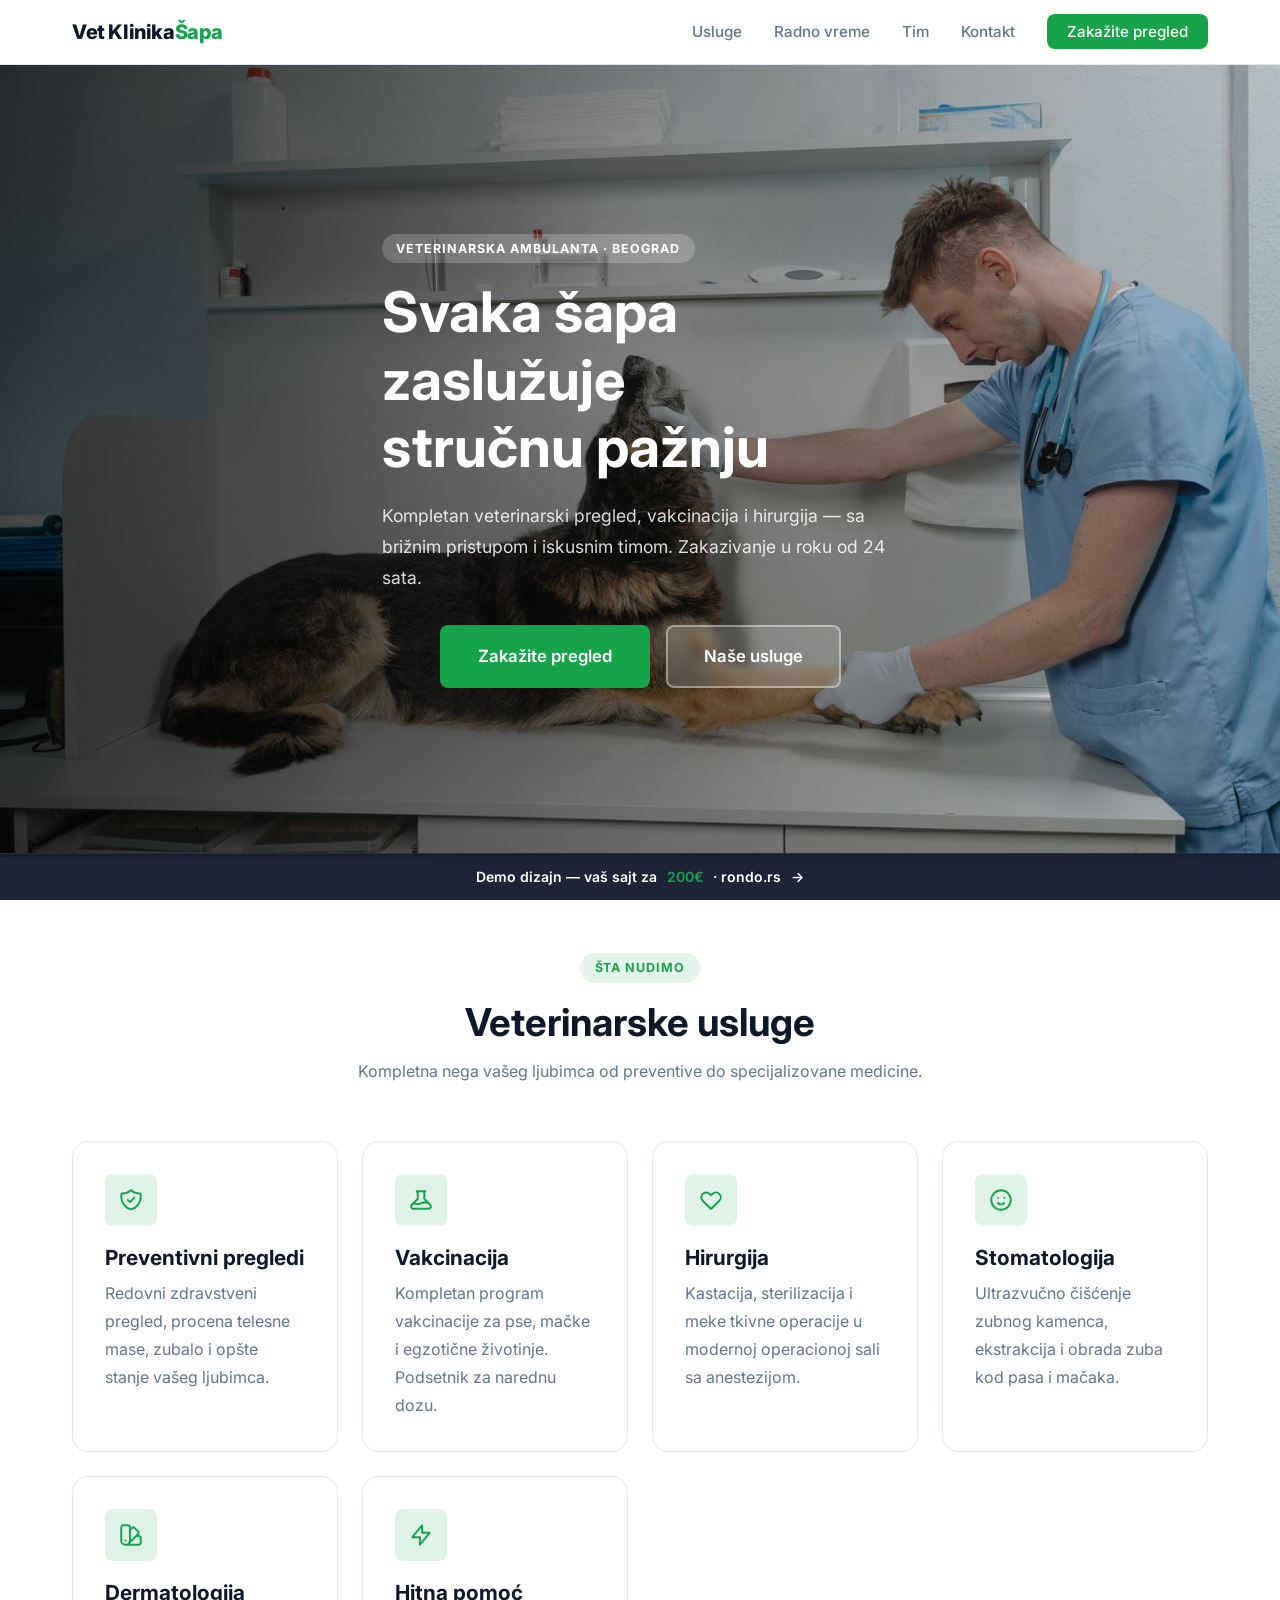
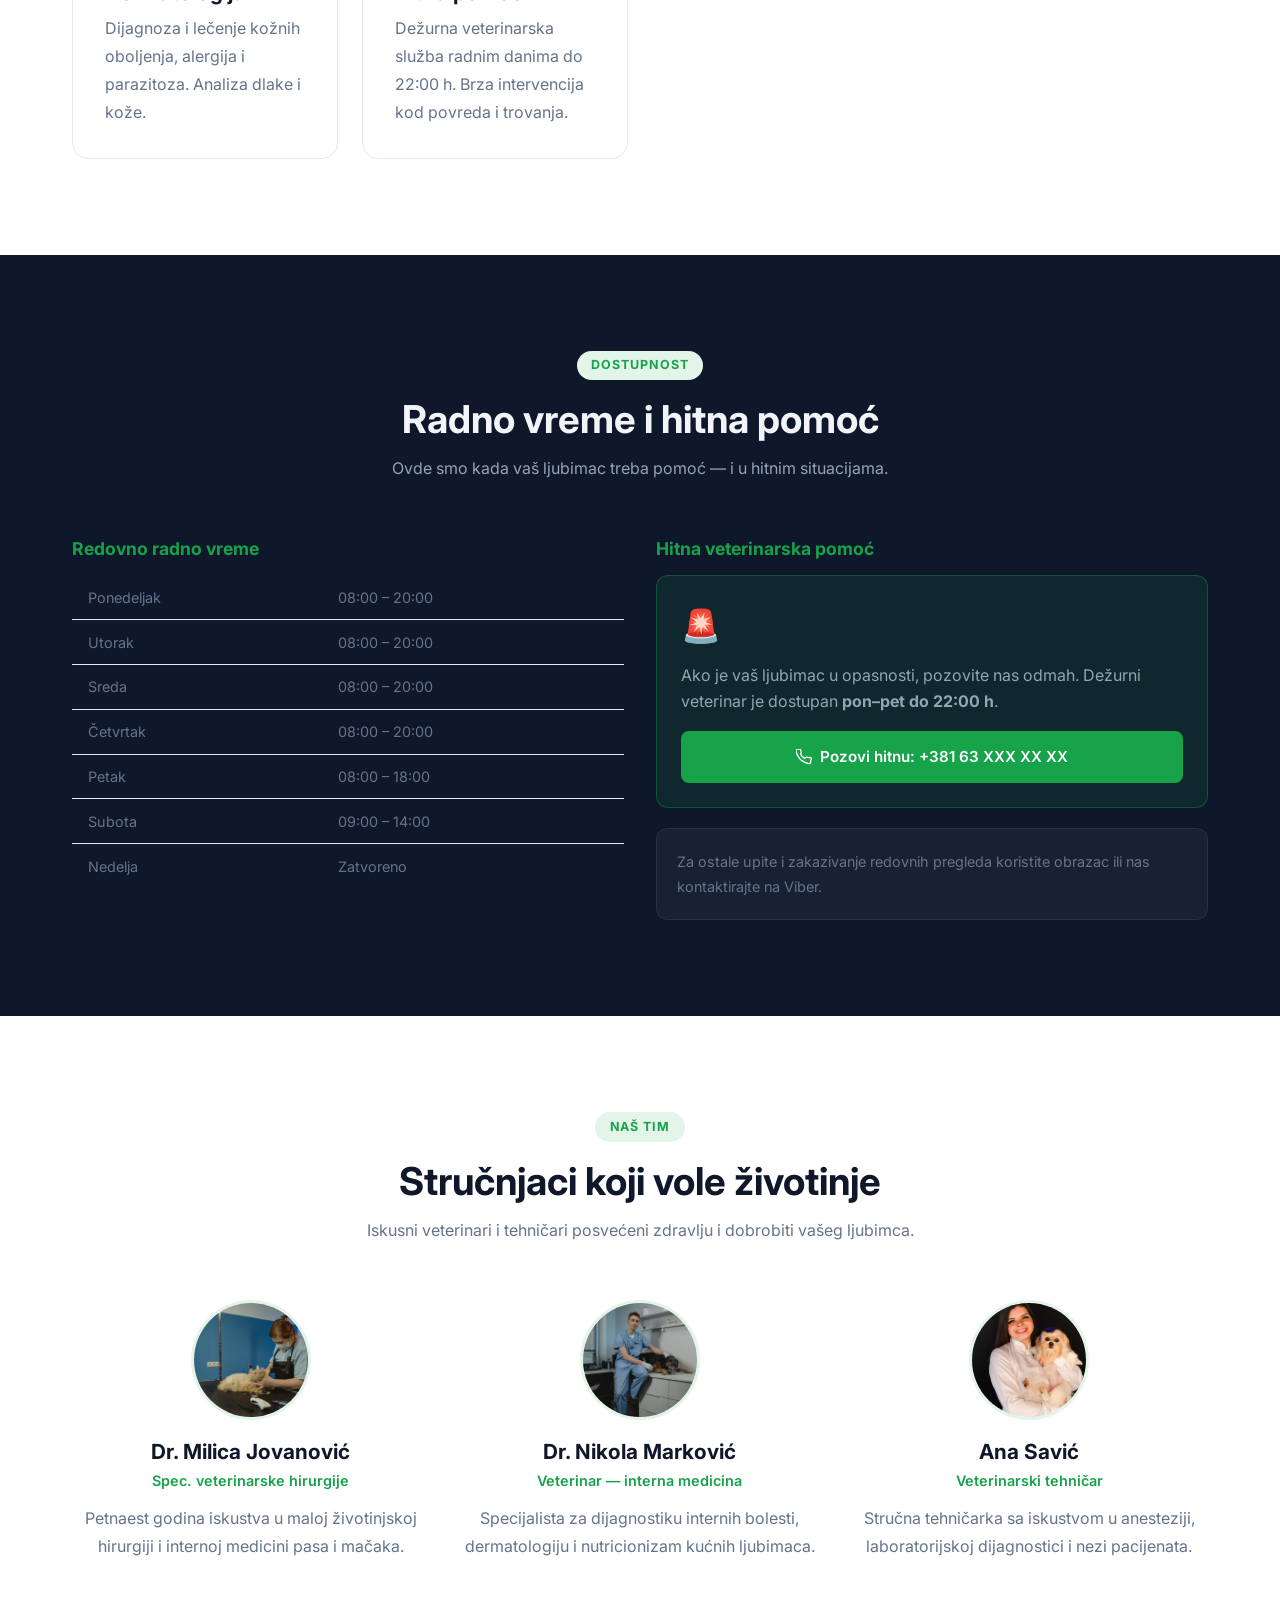
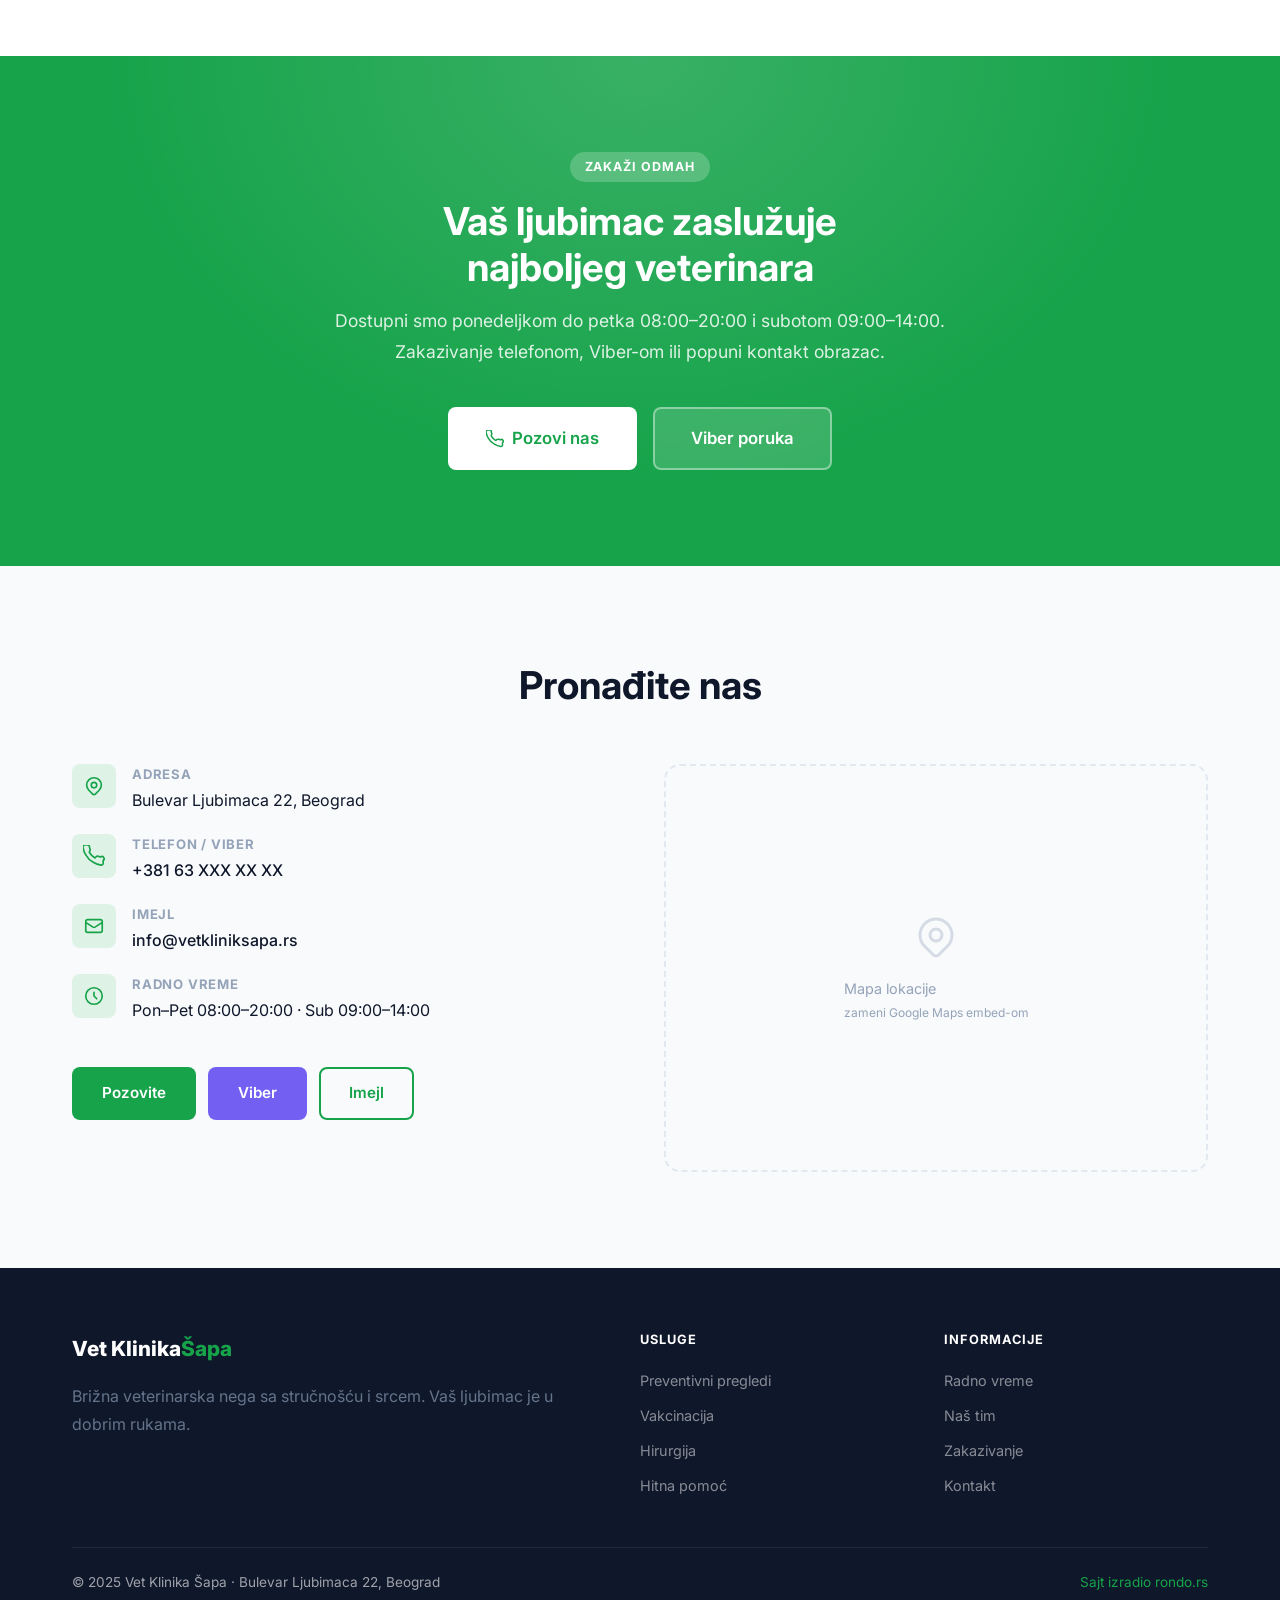
<file: veterinar/index.html>
<!DOCTYPE html>
<html lang="sr">
<head>
  <meta charset="UTF-8">
  <meta name="viewport" content="width=device-width, initial-scale=1.0">
  <title>Vet Klinika Šapa — Demo dizajn | rondo.rs</title>
  <meta name="description" content="Demo sajt za veterinarsku ambulantu. Preventivni pregledi, vakcinacija, hirurgija i hitna veterinarska pomoć.">
  <link rel="preconnect" href="https://fonts.googleapis.com">
  <link rel="preconnect" href="https://fonts.gstatic.com" crossorigin>
  <link href="https://fonts.googleapis.com/css2?family=Inter:wght@400;500;600;700;800&display=swap" rel="stylesheet">
  <link rel="stylesheet" href="../assets/base.css">
  <link rel="stylesheet" href="theme.css">
</head>
<body>

<!-- NAV -->
<header class="nav" role="banner">
  <div class="container nav-inner">
    <a href="#" class="nav-logo">Vet Klinika<span>Šapa</span></a>
    <ul class="nav-links" id="nav-links" role="list">
      <li><a href="#usluge">Usluge</a></li>
      <li><a href="#radno-vreme">Radno vreme</a></li>
      <li><a href="#tim">Tim</a></li>
      <li><a href="#kontakt">Kontakt</a></li>
      <li><a href="#zakazivanje" class="nav-cta">Zakažite pregled</a></li>
    </ul>
    <button class="nav-toggle" id="nav-toggle" aria-label="Otvori meni" aria-expanded="false" aria-controls="nav-links">
      <span class="hamburger" aria-hidden="true"><span></span><span></span><span></span></span>
    </button>
  </div>
</header>

<!-- HERO: photo -->
<section class="hero-photo" aria-label="Naslovna">
  <!-- zameni pravom fotografijom -->
  <div class="hero-photo-bg" style="background-image: url('img/hero.jpg')" role="img" aria-label="Veterinarska ordinacija sa srećnim ljubimcem"></div>
  <div class="hero-photo-overlay" aria-hidden="true"></div>
  <div class="container">
    <div class="hero-photo-content">
      <span class="section-label" style="background:rgba(255,255,255,0.2);color:#fff;">Veterinarska ambulanta · Beograd</span>
      <h1>Svaka šapa zaslužuje<br>stručnu pažnju</h1>
      <p class="lead">Kompletan veterinarski pregled, vakcinacija i hirurgija — sa brižnim pristupom i iskusnim timom. Zakazivanje u roku od 24 sata.</p>
      <div class="hero-btns">
        <a href="#zakazivanje" class="btn btn-primary btn-lg">Zakažite pregled</a>
        <a href="#usluge" class="btn btn-ghost btn-lg">Naše usluge</a>
      </div>
    </div>
  </div>
</section>

<!-- USLUGE -->
<section class="section" id="usluge" aria-labelledby="usluge-h2">
  <div class="container">
    <div class="section-title reveal">
      <span class="section-label">Šta nudimo</span>
      <h2 id="usluge-h2">Veterinarske usluge</h2>
      <p>Kompletna nega vašeg ljubimca od preventive do specijalizovane medicine.</p>
    </div>
    <div class="services-grid">
      <div class="service-card reveal">
        <div class="card-icon" aria-hidden="true">
          <svg viewBox="0 0 24 24"><path d="M9 12l2 2 4-4m5.618-4.016A11.955 11.955 0 0112 2.944a11.955 11.955 0 01-8.618 3.04A12.02 12.02 0 003 9c0 5.591 3.824 10.29 9 11.622 5.176-1.332 9-6.03 9-11.622 0-1.042-.133-2.052-.382-3.016z"/></svg>
        </div>
        <h3>Preventivni pregledi</h3>
        <p>Redovni zdravstveni pregled, procena telesne mase, zubalo i opšte stanje vašeg ljubimca.</p>
      </div>
      <div class="service-card reveal">
        <div class="card-icon" aria-hidden="true">
          <svg viewBox="0 0 24 24"><path d="M19.428 15.428a2 2 0 00-1.022-.547l-2.387-.477a6 6 0 00-3.86.517l-.318.158a6 6 0 01-3.86.517L6.05 15.21a2 2 0 00-1.806.547M8 4h8l-1 1v5.172a2 2 0 00.586 1.414l5 5c1.26 1.26.367 3.414-1.415 3.414H4.828c-1.782 0-2.674-2.154-1.414-3.414l5-5A2 2 0 009 10.172V5L8 4z"/></svg>
        </div>
        <h3>Vakcinacija</h3>
        <p>Kompletan program vakcinacije za pse, mačke i egzotične životinje. Podsetnik za narednu dozu.</p>
      </div>
      <div class="service-card reveal">
        <div class="card-icon" aria-hidden="true">
          <svg viewBox="0 0 24 24"><path d="M4.318 6.318a4.5 4.5 0 000 6.364L12 20.364l7.682-7.682a4.5 4.5 0 00-6.364-6.364L12 7.636l-1.318-1.318a4.5 4.5 0 00-6.364 0z"/></svg>
        </div>
        <h3>Hirurgija</h3>
        <p>Kastacija, sterilizacija i meke tkivne operacije u modernoj operacionoj sali sa anestezijom.</p>
      </div>
      <div class="service-card reveal">
        <div class="card-icon" aria-hidden="true">
          <svg viewBox="0 0 24 24"><path d="M14.828 14.828a4 4 0 01-5.656 0M9 10h.01M15 10h.01M21 12a9 9 0 11-18 0 9 9 0 0118 0z"/></svg>
        </div>
        <h3>Stomatologija</h3>
        <p>Ultrazvučno čišćenje zubnog kamenca, ekstrakcija i obrada zuba kod pasa i mačaka.</p>
      </div>
      <div class="service-card reveal">
        <div class="card-icon" aria-hidden="true">
          <svg viewBox="0 0 24 24"><path d="M7 21a4 4 0 01-4-4V5a2 2 0 012-2h4a2 2 0 012 2v12a4 4 0 01-4 4zm0 0h12a2 2 0 002-2v-4a2 2 0 00-2-2h-2.343M11 7.343l1.657-1.657a2 2 0 012.828 0l2.829 2.829a2 2 0 010 2.828l-8.486 8.485M7 17h.01"/></svg>
        </div>
        <h3>Dermatologija</h3>
        <p>Dijagnoza i lečenje kožnih oboljenja, alergija i parazitoza. Analiza dlake i kože.</p>
      </div>
      <div class="service-card reveal">
        <div class="card-icon" aria-hidden="true">
          <svg viewBox="0 0 24 24"><path d="M13 10V3L4 14h7v7l9-11h-7z"/></svg>
        </div>
        <h3>Hitna pomoć</h3>
        <p>Dežurna veterinarska služba radnim danima do 22:00 h. Brza intervencija kod povreda i trovanja.</p>
      </div>
    </div>
  </div>
</section>

<!-- RADNO VREME / HITNO -->
<section class="section section--dark" id="radno-vreme" aria-labelledby="radnovreme-h2">
  <div class="container">
    <div class="section-title reveal">
      <span class="section-label">Dostupnost</span>
      <h2 id="radnovreme-h2">Radno vreme i hitna pomoć</h2>
      <p>Ovde smo kada vaš ljubimac treba pomoć — i u hitnim situacijama.</p>
    </div>
    <div style="display:grid;grid-template-columns:repeat(auto-fit,minmax(280px,1fr));gap:2rem;align-items:start;">
      <!-- Radno vreme -->
      <div class="reveal">
        <h3 style="font-size:1.1rem;margin-bottom:1rem;color:var(--accent);">Redovno radno vreme</h3>
        <table class="schedule-table">
          <tbody>
            <tr><td>Ponedeljak</td><td>08:00 – 20:00</td></tr>
            <tr><td>Utorak</td><td>08:00 – 20:00</td></tr>
            <tr><td>Sreda</td><td>08:00 – 20:00</td></tr>
            <tr><td>Četvrtak</td><td>08:00 – 20:00</td></tr>
            <tr><td>Petak</td><td>08:00 – 18:00</td></tr>
            <tr><td>Subota</td><td>09:00 – 14:00</td></tr>
            <tr class="closed"><td>Nedelja</td><td>Zatvoreno</td></tr>
          </tbody>
        </table>
      </div>
      <!-- Hitno -->
      <div class="reveal">
        <h3 style="font-size:1.1rem;margin-bottom:1rem;color:var(--accent);">Hitna veterinarska pomoć</h3>
        <div style="background:rgba(22,163,74,0.12);border:1px solid rgba(22,163,74,0.35);border-radius:12px;padding:1.5rem;">
          <div style="font-size:2rem;margin-bottom:0.75rem;">🚨</div>
          <p style="margin-bottom:1rem;line-height:1.6;">Ako je vaš ljubimac u opasnosti, pozovite nas odmah. Dežurni veterinar je dostupan <strong>pon–pet do 22:00 h</strong>.</p>
          <a href="tel:+38163XXXXXXX" class="btn btn-primary" style="width:100%;justify-content:center;">
            <svg width="16" height="16" viewBox="0 0 24 24" fill="none" stroke="currentColor" stroke-width="2" aria-hidden="true"><path d="M22 16.92v3a2 2 0 01-2.18 2A19.79 19.79 0 0111.19 19 19.5 19.5 0 013.07 10.8 19.79 19.79 0 010 2.19 2 2 0 012 0h3a2 2 0 012 1.72 12.84 12.84 0 00.7 2.81 2 2 0 01-.45 2.11L6.91 7.91a16 16 0 006.18 6.18l1.27-1.27a2 2 0 012.11-.45 12.84 12.84 0 002.81.7A2 2 0 0122 16.92z"/></svg>
            Pozovi hitnu: +381 63 XXX XX XX
          </a>
        </div>
        <div style="margin-top:1.25rem;padding:1.25rem;background:rgba(255,255,255,0.04);border-radius:12px;border:1px solid rgba(255,255,255,0.08);">
          <p style="font-size:0.9rem;color:var(--text-muted);">Za ostale upite i zakazivanje redovnih pregleda koristite obrazac ili nas kontaktirajte na Viber.</p>
        </div>
      </div>
    </div>
  </div>
</section>

<!-- TIM -->
<section class="section" id="tim" aria-labelledby="tim-h2">
  <div class="container">
    <div class="section-title reveal">
      <span class="section-label">Naš tim</span>
      <h2 id="tim-h2">Stručnjaci koji vole životinje</h2>
      <p>Iskusni veterinari i tehničari posvećeni zdravlju i dobrobiti vašeg ljubimca.</p>
    </div>
    <div class="team-grid">
      <div class="team-card reveal">
        <!-- zameni pravom fotografijom -->
        <div class="team-avatar"><img src="img/g1.jpg" alt="Dr. Milica Jovanović" loading="lazy" decoding="async" width="480" height="480"></div>
        <h3>Dr. Milica Jovanović</h3>
        <span class="team-role">Spec. veterinarske hirurgije</span>
        <p>Petnaest godina iskustva u maloj životinjskoj hirurgiji i internoj medicini pasa i mačaka.</p>
      </div>
      <div class="team-card reveal">
        <!-- zameni pravom fotografijom -->
        <div class="team-avatar"><img src="img/g2.jpg" alt="Dr. Nikola Marković" loading="lazy" decoding="async" width="480" height="480"></div>
        <h3>Dr. Nikola Marković</h3>
        <span class="team-role">Veterinar — interna medicina</span>
        <p>Specijalista za dijagnostiku internih bolesti, dermatologiju i nutricionizam kućnih ljubimaca.</p>
      </div>
      <div class="team-card reveal">
        <!-- zameni pravom fotografijom -->
        <div class="team-avatar"><img src="img/g3.jpg" alt="Ana Savić" loading="lazy" decoding="async" width="480" height="480"></div>
        <h3>Ana Savić</h3>
        <span class="team-role">Veterinarski tehničar</span>
        <p>Stručna tehničarka sa iskustvom u anesteziji, laboratorijskoj dijagnostici i nezi pacijenata.</p>
      </div>
    </div>
  </div>
</section>

<!-- ZAKAZIVANJE CTA -->
<section class="cta-section" id="zakazivanje" aria-labelledby="cta-h2">
  <div class="cta-section-inner">
    <span class="section-label" style="background:rgba(255,255,255,0.2);color:#fff;">Zakaži odmah</span>
    <h2 id="cta-h2">Vaš ljubimac zaslužuje<br>najboljeg veterinara</h2>
    <p>Dostupni smo ponedeljkom do petka 08:00–20:00 i subotom 09:00–14:00.<br>Zakazivanje telefonom, Viber-om ili popuni kontakt obrazac.</p>
    <div class="hero-btns">
      <a href="tel:+38163XXXXXXX" class="btn btn-white btn-lg">
        <svg width="18" height="18" viewBox="0 0 24 24" fill="none" stroke="currentColor" stroke-width="2" stroke-linecap="round" stroke-linejoin="round" aria-hidden="true"><path d="M22 16.92v3a2 2 0 01-2.18 2 19.79 19.79 0 01-8.63-3.07A19.5 19.5 0 013.07 10.8 19.79 19.79 0 01.0 2.19 2 2 0 012 0h3a2 2 0 012 1.72c.127.96.361 1.903.7 2.81a2 2 0 01-.45 2.11L6.91 7.91a16 16 0 006.18 6.18l1.27-1.27a2 2 0 012.11-.45c.907.339 1.85.573 2.81.7A2 2 0 0122 16.92z"/></svg>
        Pozovi nas
      </a>
      <a href="viber://chat?number=%2B38163XXXXXXX" class="btn btn-ghost btn-lg">Viber poruka</a>
    </div>
  </div>
</section>

<!-- KONTAKT -->
<section class="section section--alt" id="kontakt" aria-labelledby="kontakt-h2">
  <div class="container">
    <div class="section-title reveal">
      <h2 id="kontakt-h2">Pronađite nas</h2>
    </div>
    <div class="contact-grid">
      <div class="contact-info reveal">
        <div class="contact-item">
          <div class="contact-icon" aria-hidden="true"><svg viewBox="0 0 24 24"><path d="M17.657 16.657L13.414 20.9a1.998 1.998 0 01-2.827 0l-4.244-4.243a8 8 0 1111.314 0z"/><path d="M15 11a3 3 0 11-6 0 3 3 0 016 0z"/></svg></div>
          <div class="contact-item-text">
            <strong>Adresa</strong>
            <span>Bulevar Ljubimaca 22, Beograd</span>
          </div>
        </div>
        <div class="contact-item">
          <div class="contact-icon" aria-hidden="true"><svg viewBox="0 0 24 24"><path d="M22 16.92v3a2 2 0 01-2.18 2 19.79 19.79 0 01-8.63-3.07A19.5 19.5 0 013.07 10.8 19.79 19.79 0 010 2.19 2 2 0 012 0h3a2 2 0 012 1.72 12.84 12.84 0 00.7 2.81 2 2 0 01-.45 2.11L6.91 7.91a16 16 0 006.18 6.18l1.27-1.27a2 2 0 012.11-.45 12.84 12.84 0 002.81.7A2 2 0 0122 16.92z"/></svg></div>
          <div class="contact-item-text">
            <strong>Telefon / Viber</strong>
            <a href="tel:+38163XXXXXXX">+381 63 XXX XX XX</a>
          </div>
        </div>
        <div class="contact-item">
          <div class="contact-icon" aria-hidden="true"><svg viewBox="0 0 24 24"><path d="M3 8l7.89 5.26a2 2 0 002.22 0L21 8M5 19h14a2 2 0 002-2V7a2 2 0 00-2-2H5a2 2 0 00-2 2v10a2 2 0 002 2z"/></svg></div>
          <div class="contact-item-text">
            <strong>Imejl</strong>
            <a href="mailto:info@vetkliniksapa.rs">info@vetkliniksapa.rs</a>
          </div>
        </div>
        <div class="contact-item">
          <div class="contact-icon" aria-hidden="true"><svg viewBox="0 0 24 24"><path d="M12 8v4l3 3m6-3a9 9 0 11-18 0 9 9 0 0118 0z"/></svg></div>
          <div class="contact-item-text">
            <strong>Radno vreme</strong>
            <span>Pon–Pet 08:00–20:00 · Sub 09:00–14:00</span>
          </div>
        </div>
        <div class="contact-btns">
          <a href="tel:+38163XXXXXXX" class="btn btn-primary">Pozovite</a>
          <a href="viber://chat?number=%2B38163XXXXXXX" class="btn btn-viber">Viber</a>
          <a href="mailto:info@vetkliniksapa.rs" class="btn btn-outline">Imejl</a>
        </div>
      </div>
      <!-- zameni pravom Google Maps embed-om -->
      <div class="map-placeholder reveal" role="img" aria-label="Mapa lokacije">
        <svg viewBox="0 0 24 24" fill="none" stroke="currentColor" stroke-width="1.5" aria-hidden="true"><path d="M17.657 16.657L13.414 20.9a2 2 0 01-2.827 0l-4.244-4.243a8 8 0 1111.314 0z"/><path d="M15 11a3 3 0 11-6 0 3 3 0 016 0z"/></svg>
        <span>Mapa lokacije<br><small>zameni Google Maps embed-om</small></span>
      </div>
    </div>
  </div>
</section>

<!-- FOOTER -->
<footer class="footer" role="contentinfo">
  <div class="container">
    <div class="footer-grid">
      <div class="footer-brand">
        <a href="#" class="footer-logo">Vet Klinika<span>Šapa</span></a>
        <p>Brižna veterinarska nega sa stručnošću i srcem. Vaš ljubimac je u dobrim rukama.</p>
      </div>
      <nav aria-label="Footer usluge">
        <h4>Usluge</h4>
        <ul>
          <li><a href="#usluge">Preventivni pregledi</a></li>
          <li><a href="#usluge">Vakcinacija</a></li>
          <li><a href="#usluge">Hirurgija</a></li>
          <li><a href="#usluge">Hitna pomoć</a></li>
        </ul>
      </nav>
      <nav aria-label="Footer info">
        <h4>Informacije</h4>
        <ul>
          <li><a href="#radno-vreme">Radno vreme</a></li>
          <li><a href="#tim">Naš tim</a></li>
          <li><a href="#zakazivanje">Zakazivanje</a></li>
          <li><a href="#kontakt">Kontakt</a></li>
        </ul>
      </nav>
    </div>
    <div class="footer-bottom">
      <span>© 2025 Vet Klinika Šapa · Bulevar Ljubimaca 22, Beograd</span>
      <a href="https://rondo.rs/usluge/novo/" target="_blank" rel="noopener">Sajt izradio rondo.rs</a>
    </div>
  </div>
</footer>

<!-- DEMO BAR -->
<div class="demo-bar" role="complementary" aria-label="Demo informacija">
  <a href="https://rondo.rs/usluge/novo/" target="_blank" rel="noopener">
    Demo dizajn — vaš sajt za <span class="demo-bar-hi">200€</span> · rondo.rs
  </a>
</div>

<script src="../assets/base.js" defer></script>
</body>
</html>
</file>
<file: assets/base.css>
/* ═══════════════════════════════════════════════
   RONDO DEMOS — BASE DESIGN SYSTEM
   Zajednički tokeni, layout, komponente, sekcije
   ═══════════════════════════════════════════════ */

/* --- TOKENS ---------------------------------- */
:root {
  --accent: #0ea5e9;
  --accent-darker: #0284c7;
  --accent-light: color-mix(in srgb, var(--accent) 12%, white);
  --accent-medium: color-mix(in srgb, var(--accent) 25%, white);

  --text: #0f172a;
  --text-muted: #64748b;
  --text-light: #94a3b8;

  --bg: #ffffff;
  --bg-alt: #f8fafc;
  --bg-dark: #0f172a;
  --bg-dark-alt: #1e293b;

  --border: #e2e8f0;
  --border-dark: #334155;

  --shadow-sm: 0 1px 3px rgba(0,0,0,0.08);
  --shadow-md: 0 4px 16px rgba(0,0,0,0.10);
  --shadow-lg: 0 12px 40px rgba(0,0,0,0.15);

  --radius: 8px;
  --radius-lg: 16px;
  --radius-xl: 24px;
  --radius-full: 9999px;

  --max-w: 1200px;
  --section-pad: clamp(3rem, 8vw, 6rem);

  --font-sans: 'Inter', system-ui, -apple-system, sans-serif;
  --font-serif: 'Playfair Display', Georgia, serif;

  --transition: 0.2s ease;
}

/* --- RESET ----------------------------------- */
*, *::before, *::after { box-sizing: border-box; margin: 0; padding: 0; }
html { scroll-behavior: smooth; }
body {
  font-family: var(--font-sans);
  color: var(--text);
  background: var(--bg);
  line-height: 1.6;
  padding-bottom: 52px;
  -webkit-font-smoothing: antialiased;
}
img { max-width: 100%; height: auto; display: block; }
a { color: inherit; }
ul { list-style: none; }
button { font-family: inherit; }

/* --- LAYOUT ---------------------------------- */
.container {
  max-width: var(--max-w);
  margin: 0 auto;
  padding: 0 clamp(1rem, 4vw, 2rem);
}

.section { padding: var(--section-pad) 0; }
.section--alt { background: var(--bg-alt); }

.section--dark {
  background: var(--bg-dark);
}
.section--dark h1, .section--dark h2,
.section--dark h3, .section--dark h4 { color: #f1f5f9; }
.section--dark p { color: #94a3b8; }

.section-title { text-align: center; margin-bottom: clamp(2rem, 5vw, 3.5rem); }
.section-title h2 { margin-bottom: 0.75rem; }
.section-title p { max-width: 580px; margin: 0 auto; }

.section-label {
  display: inline-block;
  background: var(--accent-light);
  color: var(--accent);
  font-size: 0.78rem;
  font-weight: 700;
  letter-spacing: 0.08em;
  text-transform: uppercase;
  padding: 0.3rem 0.9rem;
  border-radius: var(--radius-full);
  margin-bottom: 1rem;
}

/* --- GRID UTILS ------------------------------ */
.grid-2 { display: grid; grid-template-columns: repeat(auto-fit, minmax(280px, 1fr)); gap: 1.5rem; }
.grid-3 { display: grid; grid-template-columns: repeat(auto-fit, minmax(220px, 1fr)); gap: 1.5rem; }
.grid-4 { display: grid; grid-template-columns: repeat(auto-fit, minmax(180px, 1fr)); gap: 1rem; }

/* --- TYPOGRAPHY ------------------------------ */
h1, h2, h3, h4 { font-weight: 700; line-height: 1.2; color: var(--text); }
h1 { font-size: clamp(2rem, 5vw, 3.5rem); }
h2 { font-size: clamp(1.6rem, 3.5vw, 2.4rem); }
h3 { font-size: clamp(1.05rem, 2vw, 1.3rem); }
p  { color: var(--text-muted); line-height: 1.75; }
.lead { font-size: clamp(1rem, 2vw, 1.2rem); }
.text-accent { color: var(--accent); }
.text-center { text-align: center; }

/* --- BUTTONS --------------------------------- */
.btn {
  display: inline-flex; align-items: center; gap: 0.5rem;
  padding: 0.75rem 1.75rem; border-radius: var(--radius);
  font-weight: 600; font-size: 0.95rem; text-decoration: none;
  transition: all var(--transition); cursor: pointer;
  border: 2px solid transparent; white-space: nowrap;
}
.btn-primary { background: var(--accent); color: #fff; }
.btn-primary:hover {
  filter: brightness(1.08); transform: translateY(-1px);
  box-shadow: 0 4px 12px color-mix(in srgb, var(--accent) 40%, transparent);
}
.btn-outline { border-color: var(--accent); color: var(--accent); background: transparent; }
.btn-outline:hover { background: var(--accent); color: #fff; transform: translateY(-1px); }
.btn-white { background: #fff; color: var(--accent); }
.btn-white:hover { background: rgba(255,255,255,0.9); transform: translateY(-1px); }
.btn-ghost {
  background: rgba(255,255,255,0.15); color: #fff;
  border-color: rgba(255,255,255,0.4); backdrop-filter: blur(4px);
}
.btn-ghost:hover { background: rgba(255,255,255,0.25); }
.btn-viber { background: #7360f2; color: #fff; }
.btn-viber:hover { background: #5b4bd6; transform: translateY(-1px); }
.btn-phone { background: #16a34a; color: #fff; }
.btn-phone:hover { background: #15803d; transform: translateY(-1px); }
.btn:focus-visible { outline: 3px solid var(--accent); outline-offset: 3px; }
.btn-lg { padding: 1rem 2.25rem; font-size: 1.05rem; }
.btn-sm { padding: 0.5rem 1.25rem; font-size: 0.85rem; }

/* --- NAV ------------------------------------- */
.nav {
  position: sticky; top: 0; z-index: 100;
  background: rgba(255,255,255,0.95); backdrop-filter: blur(10px);
  border-bottom: 1px solid var(--border);
}
.nav-inner {
  display: flex; align-items: center;
  justify-content: space-between; height: 64px;
}
.nav-logo {
  font-weight: 800; font-size: 1.25rem;
  color: var(--text); text-decoration: none; letter-spacing: -0.02em;
}
.nav-logo span { color: var(--accent); }
.nav-links { display: flex; align-items: center; gap: 2rem; }
.nav-links a {
  text-decoration: none; color: var(--text-muted);
  font-weight: 500; font-size: 0.95rem; transition: color var(--transition);
}
.nav-links a:hover { color: var(--accent); }
.nav-links .nav-cta {
  background: var(--accent); color: #fff;
  padding: 0.5rem 1.25rem; border-radius: var(--radius);
}
.nav-links .nav-cta:hover { filter: brightness(1.08); }
.nav-toggle {
  display: none; background: none; border: none;
  cursor: pointer; padding: 0.5rem; color: var(--text);
}
.nav-toggle:focus-visible { outline: 2px solid var(--accent); border-radius: var(--radius); }
.hamburger { display: flex; flex-direction: column; gap: 5px; }
.hamburger span {
  display: block; width: 22px; height: 2px;
  background: currentColor; border-radius: 2px;
  transition: transform var(--transition), opacity var(--transition);
}
.nav-toggle.active .hamburger span:nth-child(1) { transform: rotate(45deg) translate(5px, 5px); }
.nav-toggle.active .hamburger span:nth-child(2) { opacity: 0; }
.nav-toggle.active .hamburger span:nth-child(3) { transform: rotate(-45deg) translate(5px, -5px); }

@media (max-width: 768px) {
  .nav-links {
    display: none; flex-direction: column; align-items: flex-start;
    position: absolute; top: 64px; left: 0; right: 0;
    background: var(--bg); padding: 1rem clamp(1rem, 4vw, 2rem);
    border-bottom: 1px solid var(--border); gap: 0; box-shadow: var(--shadow-md);
  }
  .nav-links.open { display: flex; }
  .nav-links a {
    padding: 0.75rem 0; border-bottom: 1px solid var(--border); width: 100%;
  }
  .nav-links a:last-child { border-bottom: none; }
  .nav-links .nav-cta { background: none; color: var(--accent); padding: 0.75rem 0; border-radius: 0; }
  .nav-toggle { display: block; }
}

/* ── HERO VARIANTS ──────────────────────────── */

/* 1. CENTERED — gradient bg, centered text */
.hero-centered {
  min-height: 88vh; display: flex; align-items: center;
  justify-content: center; text-align: center;
  background: linear-gradient(135deg, var(--accent) 0%, var(--accent-darker) 100%);
  color: #fff; padding: 4rem clamp(1rem, 4vw, 2rem);
  position: relative; overflow: hidden;
}
.hero-centered::before {
  content: ''; position: absolute; inset: 0;
  background: radial-gradient(ellipse at 60% 40%, rgba(255,255,255,0.12) 0%, transparent 60%);
}
.hero-centered-content { position: relative; z-index: 1; max-width: 680px; }
.hero-centered h1 { color: #fff; margin-bottom: 1.25rem; }
.hero-centered p { color: rgba(255,255,255,0.85); font-size: clamp(1rem, 2vw, 1.2rem); margin-bottom: 2.5rem; }

/* 2. PHOTO — full-bleed image, left-side text overlay */
.hero-photo {
  min-height: 88vh; position: relative; display: flex; align-items: center;
}
.hero-photo-bg { position: absolute; inset: 0; background-size: cover; background-position: center; }
.hero-photo-overlay {
  position: absolute; inset: 0;
  background: linear-gradient(to right, rgba(0,0,0,0.72) 0%, rgba(0,0,0,0.25) 70%, rgba(0,0,0,0.05) 100%);
}
.hero-photo-content {
  position: relative; z-index: 1; color: #fff;
  max-width: 580px; padding: 2rem clamp(1rem, 4vw, 2rem);
}
.hero-photo-content h1 { color: #fff; margin-bottom: 1.25rem; }
.hero-photo-content p { color: rgba(255,255,255,0.85); font-size: 1.1rem; margin-bottom: 2rem; }

/* 3. SPLIT — text left, visual right */
.hero-split {
  min-height: 85vh; display: grid;
  grid-template-columns: 1fr 1fr; align-items: stretch;
}
.hero-split-text {
  display: flex; flex-direction: column; justify-content: center;
  padding: 4rem clamp(1.5rem, 5vw, 4rem);
}
.hero-split-text h1 { margin-bottom: 1.25rem; }
.hero-split-text p { font-size: 1.1rem; margin-bottom: 2rem; max-width: 480px; }
.hero-split-visual {
  background: color-mix(in srgb, var(--accent) 15%, white);
  display: flex; align-items: center; justify-content: center;
  padding: 3rem; min-height: 400px;
}
.hero-split-visual svg { max-width: 340px; width: 100%; }
/* dark variant */
.hero-split-dark { background: var(--bg-dark); }
.hero-split-dark .hero-split-text h1 { color: #f1f5f9; }
.hero-split-dark .hero-split-text p { color: #94a3b8; }
.hero-split-dark .hero-split-visual { background: var(--bg-dark-alt); }

@media (max-width: 768px) {
  .hero-split { grid-template-columns: 1fr; }
  .hero-split-visual { min-height: 250px; order: -1; padding: 2rem; }
  .hero-split-visual svg { max-width: 200px; }
}

/* 4. GRADIENT — ambient left-side gradient, visual right  */
.hero-gradient {
  min-height: 88vh; display: flex; align-items: center;
  background: linear-gradient(135deg, var(--accent-light) 0%, var(--bg) 55%);
  position: relative; overflow: hidden;
}
.hero-gradient::after {
  content: ''; position: absolute; right: -8%; top: -20%;
  width: 55%; height: 140%;
  background: radial-gradient(circle, color-mix(in srgb, var(--accent) 20%, transparent) 0%, transparent 70%);
  pointer-events: none;
}
.hero-gradient-content {
  position: relative; z-index: 1; max-width: 620px;
  padding: 2rem clamp(1rem, 4vw, 2rem);
}
.hero-gradient-content h1 { margin-bottom: 1.25rem; }
.hero-gradient-content p { font-size: 1.15rem; margin-bottom: 2.5rem; }

/* 5. DARK CENTERED — navy bg, serif title (advokat) */
.hero-dark-centered {
  min-height: 88vh; display: flex; align-items: center;
  justify-content: center; text-align: center;
  background: linear-gradient(160deg, #0c1a3a 0%, var(--accent) 100%);
  color: #fff; padding: 4rem clamp(1rem, 4vw, 2rem);
  position: relative; overflow: hidden;
}
.hero-dark-centered::before {
  content: ''; position: absolute; inset: 0;
  background: radial-gradient(ellipse at 50% 0%, rgba(255,255,255,0.06) 0%, transparent 60%);
}
.hero-dark-centered-content { position: relative; z-index: 1; max-width: 680px; }
.hero-dark-centered h1 {
  color: #fff; font-family: var(--font-serif);
  font-size: clamp(2.2rem, 5vw, 3.8rem); margin-bottom: 1.25rem;
}
.hero-dark-centered p { color: rgba(255,255,255,0.8); font-size: 1.15rem; margin-bottom: 2.5rem; }

/* 6. FULL WIDTH — nekretnine search overlay */
.hero-full {
  min-height: 80vh; position: relative;
  display: flex; flex-direction: column;
  align-items: center; justify-content: center; text-align: center;
}
.hero-full-bg { position: absolute; inset: 0; background-size: cover; background-position: center; }
.hero-full-overlay {
  position: absolute; inset: 0;
  background: linear-gradient(to bottom, rgba(0,0,0,0.48) 0%, rgba(0,0,0,0.7) 100%);
}
.hero-full-content {
  position: relative; z-index: 1; color: #fff;
  padding: 2rem clamp(1rem, 4vw, 2rem); max-width: 680px;
}
.hero-full-content h1 { color: #fff; margin-bottom: 0.75rem; }
.hero-full-content p { color: rgba(255,255,255,0.85); margin-bottom: 1.5rem; }

.search-bar {
  position: relative; z-index: 1; background: #fff;
  border-radius: var(--radius-lg); padding: 1.25rem 1.5rem;
  display: flex; gap: 1rem; align-items: center; flex-wrap: wrap;
  max-width: 860px; width: calc(100% - 2rem);
  margin: 0 auto; box-shadow: var(--shadow-lg);
}
.search-bar select, .search-bar input {
  flex: 1; min-width: 140px;
  border: 1px solid var(--border); border-radius: var(--radius);
  padding: 0.65rem 1rem; font-family: var(--font-sans);
  font-size: 0.95rem; color: var(--text); background: var(--bg);
}
.search-bar select:focus, .search-bar input:focus {
  outline: 2px solid var(--accent); border-color: var(--accent);
}

/* ── HERO SHARED ─────────────────────────── */
.hero-btns { display: flex; gap: 1rem; flex-wrap: wrap; justify-content: center; }
.hero-badges {
  display: flex; gap: 2rem; flex-wrap: wrap; margin-top: 3rem;
  padding-top: 2.5rem; border-top: 1px solid rgba(255,255,255,0.2);
  justify-content: center;
}
.hero-badge strong { display: block; font-size: 1.75rem; font-weight: 800; color: #fff; }
.hero-badge span { font-size: 0.85rem; color: rgba(255,255,255,0.7); }

/* ── SERVICE CARDS ────────────────────────── */
.services-grid {
  display: grid;
  grid-template-columns: repeat(auto-fit, minmax(240px, 1fr)); gap: 1.5rem;
}
.service-card {
  background: var(--bg); border: 1px solid var(--border);
  border-radius: var(--radius-lg); padding: 2rem;
  transition: box-shadow var(--transition), transform var(--transition), border-color var(--transition);
}
.service-card:hover {
  box-shadow: var(--shadow-md); transform: translateY(-3px);
  border-color: color-mix(in srgb, var(--accent) 40%, var(--border));
}
.card-icon {
  width: 52px; height: 52px;
  background: color-mix(in srgb, var(--accent) 14%, white);
  border-radius: var(--radius); display: flex;
  align-items: center; justify-content: center; margin-bottom: 1.25rem;
}
.card-icon svg { width: 26px; height: 26px; stroke: var(--accent); fill: none; stroke-width: 1.8; stroke-linecap: round; stroke-linejoin: round; }
.service-card h3 { margin-bottom: 0.5rem; }

/* ── GALLERY ─────────────────────────────── */
.gallery-grid { display: grid; grid-template-columns: repeat(auto-fit, minmax(260px, 1fr)); gap: 1rem; }
.gallery-item {
  aspect-ratio: 4/3; border-radius: var(--radius-lg);
  overflow: hidden; position: relative; cursor: pointer; background: var(--bg-alt);
}
.gallery-item img { width: 100%; height: 100%; object-fit: cover; transition: transform 0.4s ease; }
.gallery-item:hover img { transform: scale(1.06); }
.gallery-overlay {
  position: absolute; inset: 0; background: rgba(0,0,0,0);
  transition: background 0.3s; display: flex;
  align-items: center; justify-content: center;
}
.gallery-item:hover .gallery-overlay { background: rgba(0,0,0,0.28); }

/* ── PRICING ─────────────────────────────── */
.pricing-grid { display: grid; grid-template-columns: repeat(auto-fit, minmax(260px, 1fr)); gap: 1.5rem; align-items: start; }
.pricing-card {
  border: 2px solid var(--border); border-radius: var(--radius-xl);
  padding: 2rem; text-align: center; background: var(--bg);
  position: relative; transition: transform var(--transition), box-shadow var(--transition);
}
.pricing-card:hover { transform: translateY(-4px); box-shadow: var(--shadow-md); }
.pricing-card.featured {
  border-color: var(--accent);
  box-shadow: 0 0 0 4px color-mix(in srgb, var(--accent) 15%, transparent);
}
.pricing-badge {
  position: absolute; top: -14px; left: 50%; transform: translateX(-50%);
  background: var(--accent); color: #fff; font-size: 0.78rem; font-weight: 700;
  letter-spacing: 0.04em; padding: 0.3rem 1.1rem;
  border-radius: var(--radius-full); white-space: nowrap;
}
.pricing-price {
  font-size: 2.8rem; font-weight: 900; color: var(--accent); line-height: 1; margin: 1.25rem 0;
}
.pricing-price sup { font-size: 1.1rem; vertical-align: super; line-height: 0; }
.pricing-price sub { font-size: 0.85rem; font-weight: 400; color: var(--text-muted); }
.pricing-list { text-align: left; margin: 1.5rem 0 2rem; display: flex; flex-direction: column; gap: 0.5rem; }
.pricing-list li { color: var(--text-muted); font-size: 0.9rem; padding-left: 1.5rem; position: relative; }
.pricing-list li::before { content: '✓'; position: absolute; left: 0; color: var(--accent); font-weight: 700; }

/* ── TEAM ────────────────────────────────── */
.team-grid { display: grid; grid-template-columns: repeat(auto-fit, minmax(220px, 1fr)); gap: 2rem; }
.team-card { text-align: center; }
.team-avatar {
  width: 120px; height: 120px; border-radius: 50%;
  margin: 0 auto 1.25rem; overflow: hidden;
  background: var(--bg-alt); border: 3px solid var(--accent-light);
}
.team-avatar img { width: 100%; height: 100%; object-fit: cover; }
.team-card h3 { margin-bottom: 0.25rem; }
.team-role { color: var(--accent); font-size: 0.9rem; font-weight: 600; margin-bottom: 0.75rem; display: block; }

/* ── WHY US ──────────────────────────────── */
.why-grid { display: grid; grid-template-columns: repeat(auto-fit, minmax(200px, 1fr)); gap: 2rem; }
.why-item { text-align: center; padding: 1.5rem; }
.why-num { font-size: 3rem; font-weight: 900; color: var(--accent); line-height: 1; margin-bottom: 0.5rem; }
.why-icon {
  width: 60px; height: 60px;
  background: color-mix(in srgb, var(--accent) 14%, white);
  border-radius: 50%; display: flex; align-items: center;
  justify-content: center; margin: 0 auto 1rem;
}
.why-icon svg { width: 28px; height: 28px; stroke: var(--accent); fill: none; stroke-width: 1.8; stroke-linecap: round; stroke-linejoin: round; }

/* ── CTA SECTION ─────────────────────────── */
.cta-section {
  background: var(--accent); padding: var(--section-pad) clamp(1rem, 4vw, 2rem);
  text-align: center; position: relative; overflow: hidden;
}
.cta-section::before {
  content: ''; position: absolute; inset: 0;
  background: radial-gradient(ellipse at 50% 0%, rgba(255,255,255,0.15) 0%, transparent 60%);
}
.cta-section-inner { position: relative; z-index: 1; }
.cta-section h2 { color: #fff; margin-bottom: 1rem; }
.cta-section p { color: rgba(255,255,255,0.85); margin-bottom: 2.5rem; font-size: 1.1rem; }

/* ── CONTACT ─────────────────────────────── */
.contact-grid { display: grid; grid-template-columns: 1fr 1fr; gap: 3rem; align-items: start; }
@media (max-width: 768px) { .contact-grid { grid-template-columns: 1fr; gap: 2rem; } }
.contact-info { display: flex; flex-direction: column; gap: 1.25rem; }
.contact-item { display: flex; gap: 1rem; align-items: flex-start; }
.contact-icon {
  width: 44px; height: 44px;
  background: color-mix(in srgb, var(--accent) 14%, white);
  border-radius: var(--radius); display: flex;
  align-items: center; justify-content: center; flex-shrink: 0;
}
.contact-icon svg { width: 22px; height: 22px; stroke: var(--accent); fill: none; stroke-width: 1.8; stroke-linecap: round; stroke-linejoin: round; }
.contact-item-text strong {
  display: block; font-size: 0.82rem; text-transform: uppercase;
  letter-spacing: 0.06em; color: var(--text-light); margin-bottom: 0.2rem;
}
.contact-item-text a { color: var(--text); text-decoration: none; font-weight: 500; }
.contact-item-text a:hover { color: var(--accent); }
.contact-btns { display: flex; flex-wrap: wrap; gap: 0.75rem; margin-top: 1.5rem; }
.map-placeholder {
  background: var(--bg-alt); border-radius: var(--radius-lg);
  aspect-ratio: 4/3; display: flex; flex-direction: column;
  align-items: center; justify-content: center;
  border: 2px dashed var(--border); gap: 1rem;
  color: var(--text-light); font-size: 0.9rem;
}
.map-placeholder svg { width: 48px; height: 48px; opacity: 0.35; }

/* ── FOOTER ──────────────────────────────── */
.footer { background: #0f172a; color: rgba(255,255,255,0.6); padding: 4rem 0 0; }
.footer-grid {
  display: grid; grid-template-columns: 2fr 1fr 1fr;
  gap: 2.5rem; padding-bottom: 3rem;
}
@media (max-width: 640px) { .footer-grid { grid-template-columns: 1fr; } }
.footer-logo {
  font-weight: 800; font-size: 1.3rem; color: #fff;
  text-decoration: none; display: inline-block; margin-bottom: 1rem;
}
.footer-logo span { color: var(--accent); }
.footer h4 {
  color: #fff; font-size: 0.8rem; text-transform: uppercase;
  letter-spacing: 0.08em; margin-bottom: 1.25rem;
}
.footer ul { display: flex; flex-direction: column; gap: 0.6rem; }
.footer ul a {
  color: rgba(255,255,255,0.5); text-decoration: none;
  font-size: 0.9rem; transition: color var(--transition);
}
.footer ul a:hover { color: #fff; }
.footer-bottom {
  border-top: 1px solid rgba(255,255,255,0.08);
  padding: 1.5rem 0; text-align: center; font-size: 0.85rem;
  display: flex; justify-content: space-between;
  align-items: center; flex-wrap: wrap; gap: 0.5rem;
}
.footer-bottom a { color: var(--accent); text-decoration: none; }

/* ── DEMO BAR ────────────────────────────── */
.demo-bar {
  position: fixed; bottom: 0; left: 0; right: 0;
  z-index: 9999;
  background: rgba(15,23,42,0.94);
  backdrop-filter: blur(8px);
  -webkit-backdrop-filter: blur(8px);
  border-top: 1px solid rgba(255,255,255,0.08);
  padding: 0.65rem 1rem; text-align: center;
}
.demo-bar a {
  color: #fff; text-decoration: none; font-size: 0.875rem;
  font-weight: 600; display: inline-flex; align-items: center; gap: 0.6rem;
}
.demo-bar a:hover { text-decoration: underline; }
.demo-bar-hi { color: var(--accent); }
.demo-bar a::after { content: '→'; display: inline-block; transition: transform var(--transition); }
.demo-bar a:hover::after { transform: translateX(4px); }

/* ── SCROLL REVEAL ───────────────────────── */
.reveal { opacity: 0; transform: translateY(28px); transition: opacity 0.65s ease, transform 0.65s ease; }
.reveal.visible { opacity: 1; transform: none; }
@media (prefers-reduced-motion: reduce) {
  .reveal { opacity: 1; transform: none; transition: none; }
  html { scroll-behavior: auto; }
}

/* ── FORM ────────────────────────────────── */
.quick-form { background: var(--bg); border-radius: var(--radius-xl); padding: 2.5rem; box-shadow: var(--shadow-md); }
.quick-form h3 { margin-bottom: 1.5rem; }
.form-group { margin-bottom: 1.25rem; }
.form-group label { display: block; font-size: 0.875rem; font-weight: 600; color: var(--text); margin-bottom: 0.4rem; }
.form-group input, .form-group textarea, .form-group select {
  width: 100%; border: 1.5px solid var(--border); border-radius: var(--radius);
  padding: 0.7rem 1rem; font-family: var(--font-sans); font-size: 0.95rem;
  color: var(--text); background: var(--bg); transition: border-color var(--transition);
}
.form-group input:focus, .form-group textarea:focus, .form-group select:focus {
  outline: none; border-color: var(--accent);
  box-shadow: 0 0 0 3px color-mix(in srgb, var(--accent) 15%, transparent);
}
.form-group textarea { resize: vertical; min-height: 120px; }

/* ── RESTORAN: MENI ──────────────────────── */
.menu-section { margin-bottom: 2.5rem; }
.menu-category-title {
  font-size: 0.8rem; font-weight: 800; text-transform: uppercase;
  letter-spacing: 0.1em; color: var(--accent); margin-bottom: 1rem;
  display: flex; align-items: center; gap: 0.75rem;
}
.menu-category-title::after { content: ''; flex: 1; height: 1px; background: var(--border); }
.menu-item {
  display: flex; justify-content: space-between; align-items: baseline;
  padding: 0.9rem 0; border-bottom: 1px dashed var(--border); gap: 1rem;
}
.menu-item:last-child { border-bottom: none; }
.menu-item-name { font-weight: 600; color: var(--text); font-size: 0.95rem; }
.menu-item-desc { font-size: 0.82rem; color: var(--text-light); margin-top: 0.15rem; }
.menu-item-price { font-weight: 700; color: var(--accent); white-space: nowrap; }

/* ── NEKRETNINE: PROPERTY CARDS ──────────── */
.property-grid { display: grid; grid-template-columns: repeat(auto-fit, minmax(300px, 1fr)); gap: 1.5rem; }
.property-card {
  background: var(--bg); border: 1px solid var(--border);
  border-radius: var(--radius-lg); overflow: hidden;
  transition: box-shadow var(--transition), transform var(--transition);
}
.property-card:hover { box-shadow: var(--shadow-md); transform: translateY(-3px); }
.property-img { aspect-ratio: 16/10; overflow: hidden; position: relative; background: var(--bg-alt); }
.property-img img { width: 100%; height: 100%; object-fit: cover; transition: transform 0.4s; }
.property-card:hover .property-img img { transform: scale(1.04); }
.property-tag {
  position: absolute; top: 0.75rem; left: 0.75rem;
  background: var(--accent); color: #fff;
  font-size: 0.75rem; font-weight: 700;
  padding: 0.25rem 0.7rem; border-radius: var(--radius-full);
}
.property-body { padding: 1.25rem; }
.property-price { font-size: 1.35rem; font-weight: 800; color: var(--accent); margin-bottom: 0.25rem; }
.property-title { font-weight: 600; margin-bottom: 0.4rem; color: var(--text); font-size: 0.95rem; }
.property-meta { display: flex; gap: 1rem; font-size: 0.83rem; color: var(--text-muted); flex-wrap: wrap; }

/* ── AUTO-DELOVI: KATEGORIJE ─────────────── */
.parts-grid { display: grid; grid-template-columns: repeat(auto-fit, minmax(150px, 1fr)); gap: 1rem; }
.part-cat {
  background: var(--bg-dark-alt); border: 1px solid var(--border-dark);
  border-radius: var(--radius-lg); padding: 1.5rem 1rem; text-align: center;
  transition: border-color var(--transition), transform var(--transition);
  text-decoration: none; display: block;
}
.part-cat:hover { border-color: var(--accent); transform: translateY(-2px); }
.part-cat svg { width: 36px; height: 36px; stroke: var(--accent); fill: none; stroke-width: 1.6; stroke-linecap: round; stroke-linejoin: round; margin: 0 auto 0.75rem; display: block; }
.part-cat span { display: block; color: #e2e8f0; font-size: 0.88rem; font-weight: 500; }

/* ── FITNES: SCHEDULE TABLE ──────────────── */
.schedule-wrap { overflow-x: auto; }
.schedule-table { width: 100%; border-collapse: collapse; font-size: 0.9rem; min-width: 500px; }
.schedule-table th {
  background: color-mix(in srgb, var(--accent) 14%, white);
  color: var(--accent); padding: 0.75rem 1rem;
  text-align: left; font-weight: 700; font-size: 0.78rem;
  text-transform: uppercase; letter-spacing: 0.05em;
}
.schedule-table td { padding: 0.65rem 1rem; border-bottom: 1px solid var(--border); color: var(--text-muted); }
.schedule-table tr:last-child td { border-bottom: none; }
.schedule-table tr:hover td { background: var(--bg-alt); }
.badge {
  display: inline-block; padding: 0.2rem 0.65rem;
  border-radius: var(--radius-full); font-size: 0.75rem; font-weight: 600;
}
.badge-green { background: #dcfce7; color: #15803d; }
.badge-blue  { background: #dbeafe; color: #1d4ed8; }
.badge-amber { background: #fef3c7; color: #b45309; }
.badge-red   { background: #fee2e2; color: #b91c1c; }

/* ── GRADJEVINA: REFERENCE ───────────────── */
.ref-grid { display: grid; grid-template-columns: repeat(auto-fit, minmax(180px, 1fr)); gap: 1.5rem; }
.ref-item {
  padding: 2rem 1rem; text-align: center;
  background: color-mix(in srgb, var(--accent) 10%, white);
  border-radius: var(--radius-lg);
}
.ref-num { font-size: 3rem; font-weight: 900; color: var(--accent); line-height: 1; margin-bottom: 0.4rem; }
.ref-label { font-size: 0.9rem; color: var(--text-muted); }

/* ── ADVOKAT: LEGAL AREAS ────────────────── */
.legal-grid { display: grid; grid-template-columns: repeat(auto-fit, minmax(260px, 1fr)); gap: 1.5rem; }
.legal-card {
  background: var(--bg); border: 1px solid var(--border);
  border-left: 4px solid var(--accent); border-radius: var(--radius);
  padding: 1.75rem; transition: box-shadow var(--transition);
}
.legal-card:hover { box-shadow: var(--shadow-md); }
.legal-card h3 { margin-bottom: 0.5rem; font-family: var(--font-serif); }

/* ── AGENT CARD ──────────────────────────── */
.agent-card {
  background: var(--bg); border-radius: var(--radius-xl);
  padding: 2.5rem; display: flex; gap: 2rem;
  align-items: center; box-shadow: var(--shadow-md);
  border: 1px solid var(--border);
}
.agent-avatar {
  width: 100px; height: 100px; border-radius: 50%;
  overflow: hidden; flex-shrink: 0;
  background: var(--bg-alt); border: 3px solid var(--accent-light);
}
.agent-avatar img { width: 100%; height: 100%; object-fit: cover; }
.agent-name { font-size: 1.35rem; font-weight: 700; margin-bottom: 0.25rem; }
.agent-title { color: var(--accent); font-weight: 600; margin-bottom: 0.75rem; display: block; }
@media (max-width: 640px) { .agent-card { flex-direction: column; text-align: center; } }

/* ── UTILS ───────────────────────────────── */
.mb-1 { margin-bottom: 0.5rem; }
.mb-2 { margin-bottom: 1rem; }
.mb-3 { margin-bottom: 1.5rem; }
.mb-4 { margin-bottom: 2rem; }
.mt-2 { margin-top: 1rem; }
.mt-3 { margin-top: 1.5rem; }
.mt-4 { margin-top: 2rem; }
.font-serif { font-family: var(--font-serif); }
</file>
<file: advokat/theme.css>
/* ADVOKAT — accent: navy #1e3a8a, hero: dark centered, serif */
:root {
  --accent: #1e3a8a;
  --accent-darker: #1e3a8a;
}

/* Serif headings throughout */
h1, h2, h3 { font-family: var(--font-serif); }

/* Darker hero gradient for authority */
.hero-dark-centered {
  background: linear-gradient(160deg, #060d1f 0%, #1e3a8a 100%);
}

/* Section labels more subdued */
.section-label { background: #dbeafe; color: #1e3a8a; }
</file>
<file: auto-delovi/theme.css>
/* AUTO-DELOVI — accent: amber #f59e0b, hero: dark split */
:root {
  --accent: #f59e0b;
  --accent-darker: #d97706;
}

/* Dark nav for this industry */
.nav {
  background: rgba(15,23,42,0.96);
  border-bottom-color: #334155;
}
.nav-logo { color: #f1f5f9; }
.nav-links a { color: #94a3b8; }
.nav-toggle { color: #f1f5f9; }
</file>
<file: autoservis/theme.css>
/* AUTOSERVIS — accent: red #dc2626, hero: dark split mechanical */
:root {
  --accent: #dc2626;
  --accent-darker: #b91c1c;
}

/* Dark nav */
.nav {
  background: rgba(15,23,42,0.96);
  border-bottom-color: #334155;
}
.nav-logo { color: #f1f5f9; }
.nav-links a { color: #94a3b8; }
.nav-toggle { color: #f1f5f9; }

/* Red on dark hero works best as bright accent */
.hero-split-dark .hero-split-visual { background: #1a0a0a; }
</file>
<file: fitnes/theme.css>
/* FITNES — accent: lime #84cc16, hero: gradient energetic */
:root {
  --accent: #84cc16;
  --accent-darker: #65a30d;
}

/* High-energy diagonal gradient hero */
.hero-gradient {
  background: linear-gradient(125deg, #0f172a 0%, #14281a 50%, #1a3a0a 100%);
  min-height: 90vh;
}
.hero-gradient::after {
  background: radial-gradient(circle, rgba(132,204,22,0.22) 0%, transparent 65%);
  right: -5%;
  top: -30%;
}
.hero-gradient-content h1 { color: #f1f5f9; }
.hero-gradient-content p  { color: #94a3b8; }

/* Lime on dark works well */
.section-label { background: #ecfccb; color: #4d7c0f; }
</file>
<file: gradjevina/theme.css>
/* GRADJEVINA — accent: yellow #eab308, hero: gradient bold */
:root {
  --accent: #eab308;
  --accent-darker: #ca8a04;
}

/* Strong dark hero for construction feel */
.hero-gradient {
  background: linear-gradient(135deg, #0f172a 0%, #1c1c1c 100%);
}
.hero-gradient-content h1 { color: #f1f5f9; }
.hero-gradient-content p  { color: #94a3b8; }
.hero-gradient::after {
  background: radial-gradient(circle, rgba(234,179,8,0.2) 0%, transparent 70%);
}

/* Yellow accent on cards looks better with dark border */
.service-card:hover { border-color: #eab308; }
</file>
<file: medicinska/theme.css>
/* MEDICINSKA — accent: teal #0ea5e9, hero: centered gradient */
:root {
  --accent: #0ea5e9;
  --accent-darker: #0284c7;
}
</file>
<file: nekretnine/theme.css>
/* NEKRETNINE — accent: emerald #059669, hero: full-width search */
:root {
  --accent: #059669;
  --accent-darker: #047857;
}

/* Premium spacing */
.service-card { padding: 2.25rem; }
.section-title { margin-bottom: 4rem; }
</file>
<file: pet-shop/theme.css>
/* PET-SHOP — accent: fuchsia #d946ef, hero: centered energetic */
:root {
  --accent: #d946ef;
  --accent-darker: #c026d3;
}
</file>
<file: restoran/theme.css>
/* RESTORAN — accent: terakota #c2410c, hero: photo warm */
:root {
  --accent: #c2410c;
  --accent-darker: #9a3412;
}

/* Warmer photo overlay for food feel */
.hero-photo-overlay {
  background: linear-gradient(
    to right,
    rgba(30,10,0,0.78) 0%,
    rgba(50,20,0,0.35) 60%,
    rgba(30,10,0,0.1) 100%
  );
}
</file>
<file: salon/theme.css>
/* SALON — accent: rose #e11d48, hero: split soft */
:root {
  --accent: #e11d48;
  --accent-darker: #be123c;
}

/* Soft feminine hero visual panel */
.hero-split-visual {
  background: linear-gradient(135deg,
    color-mix(in srgb, #e11d48 8%, white) 0%,
    color-mix(in srgb, #e11d48 18%, white) 100%);
}

/* Rounded cards */
.service-card { border-radius: 20px; }
</file>
<file: stomatoloska/theme.css>
/* STOMATOLOSKA — accent: cyan #06b6d4, hero: photo */
:root {
  --accent: #06b6d4;
  --accent-darker: #0891b2;
}
</file>
<file: veterinar/theme.css>
/* VETERINAR — accent: green #16a34a, hero: photo */
:root {
  --accent: #16a34a;
  --accent-darker: #15803d;
}
</file>
